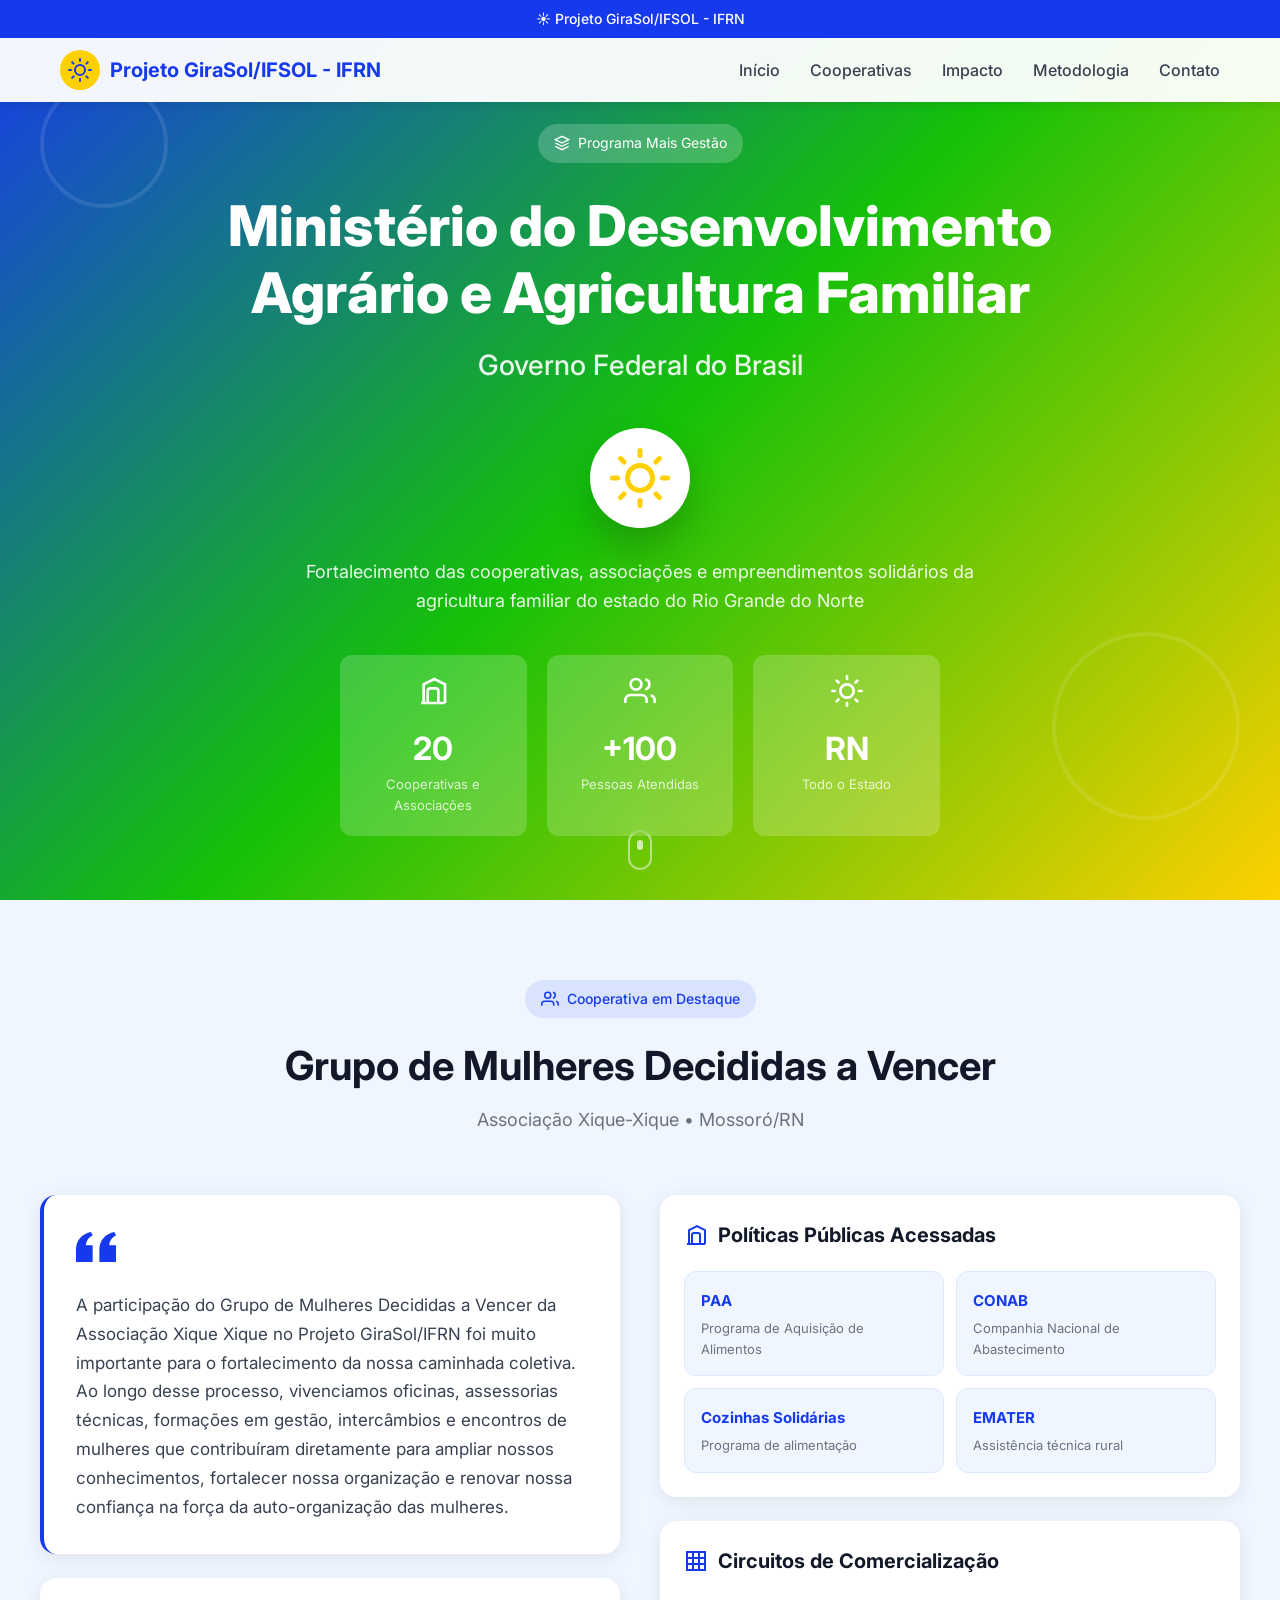
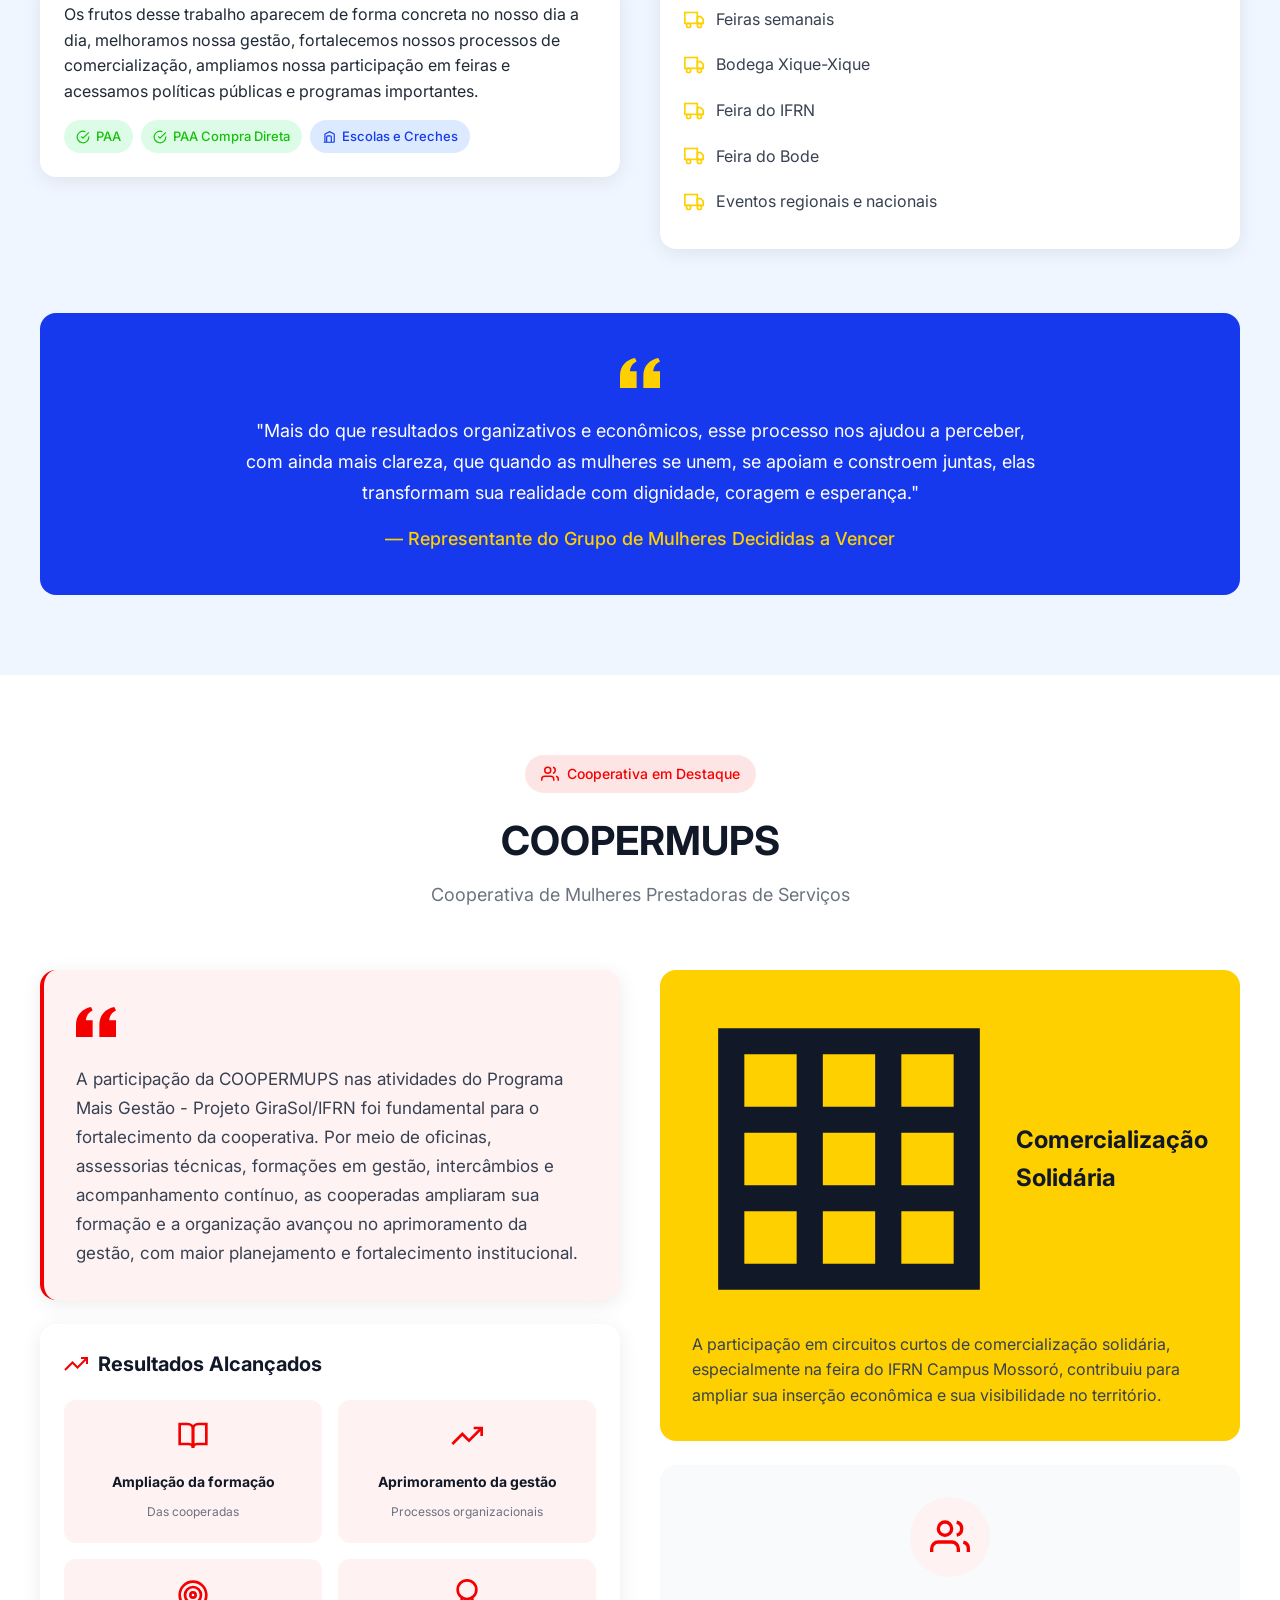
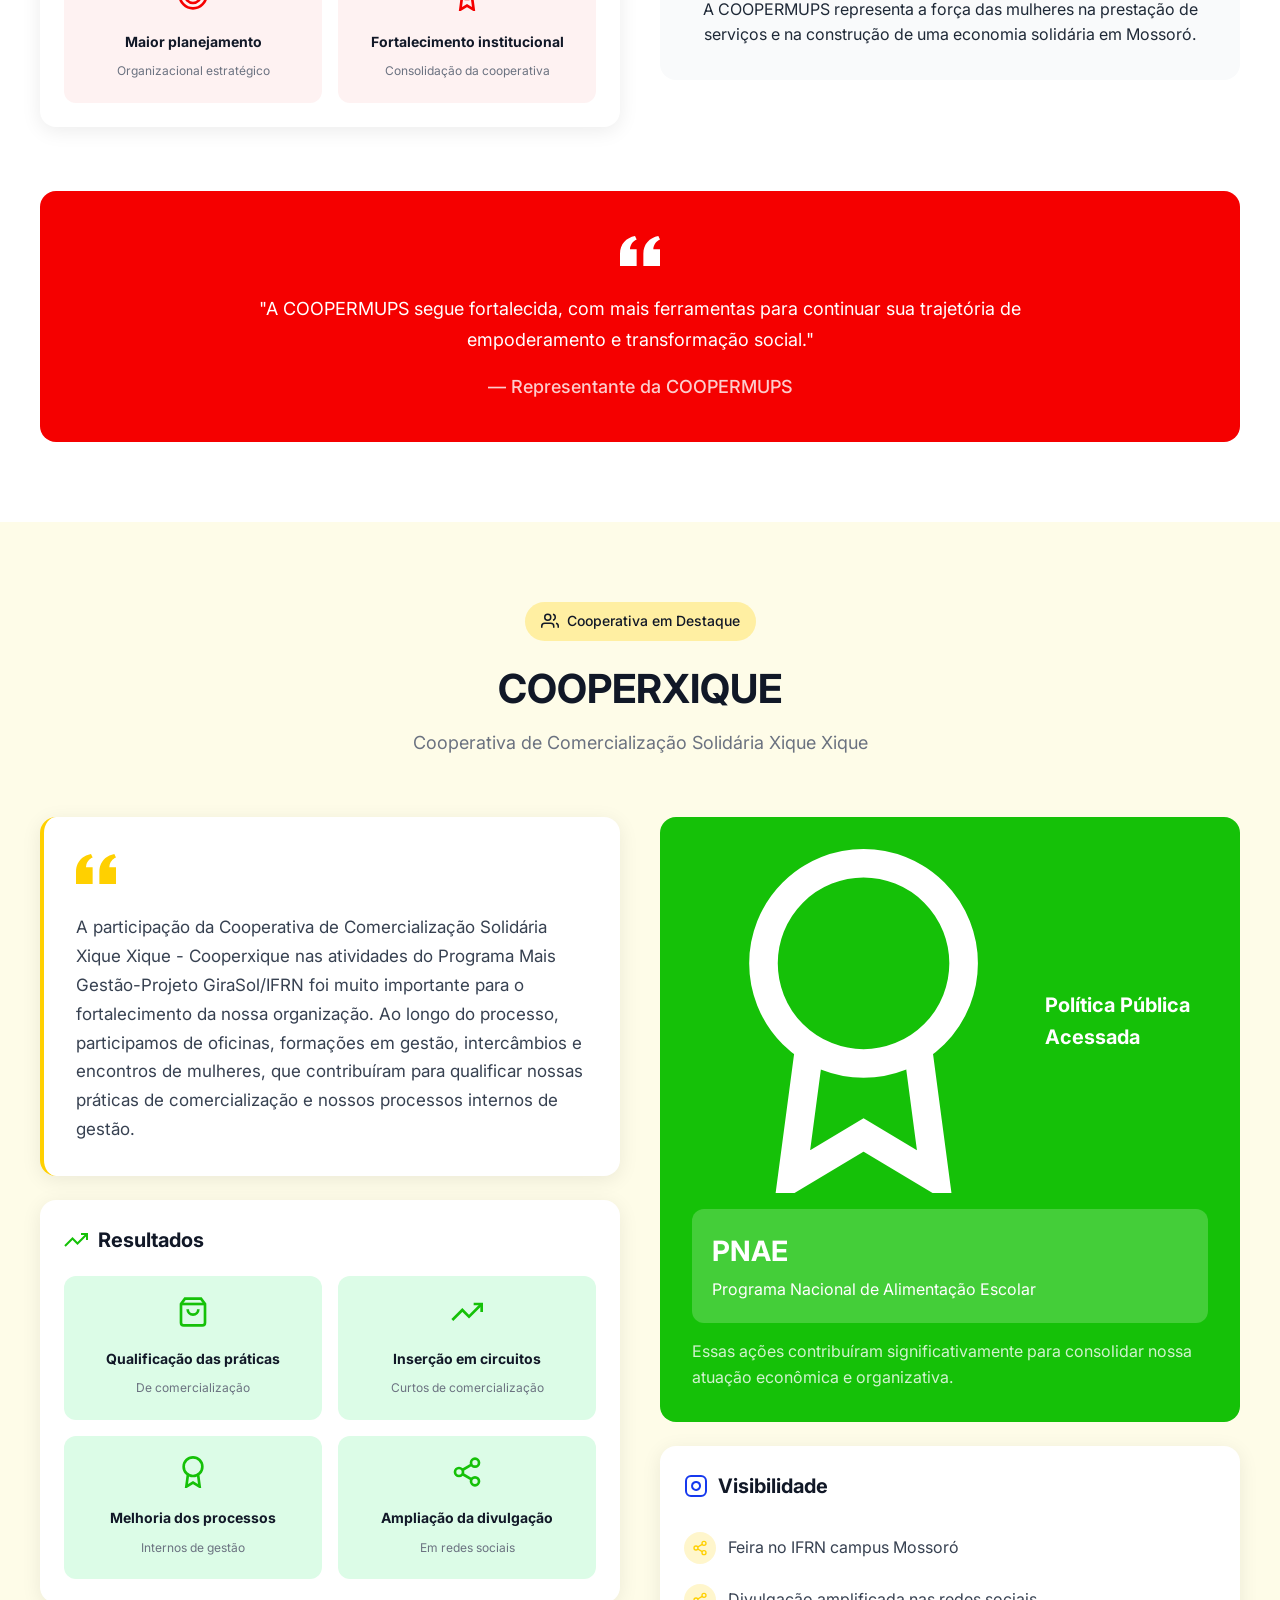
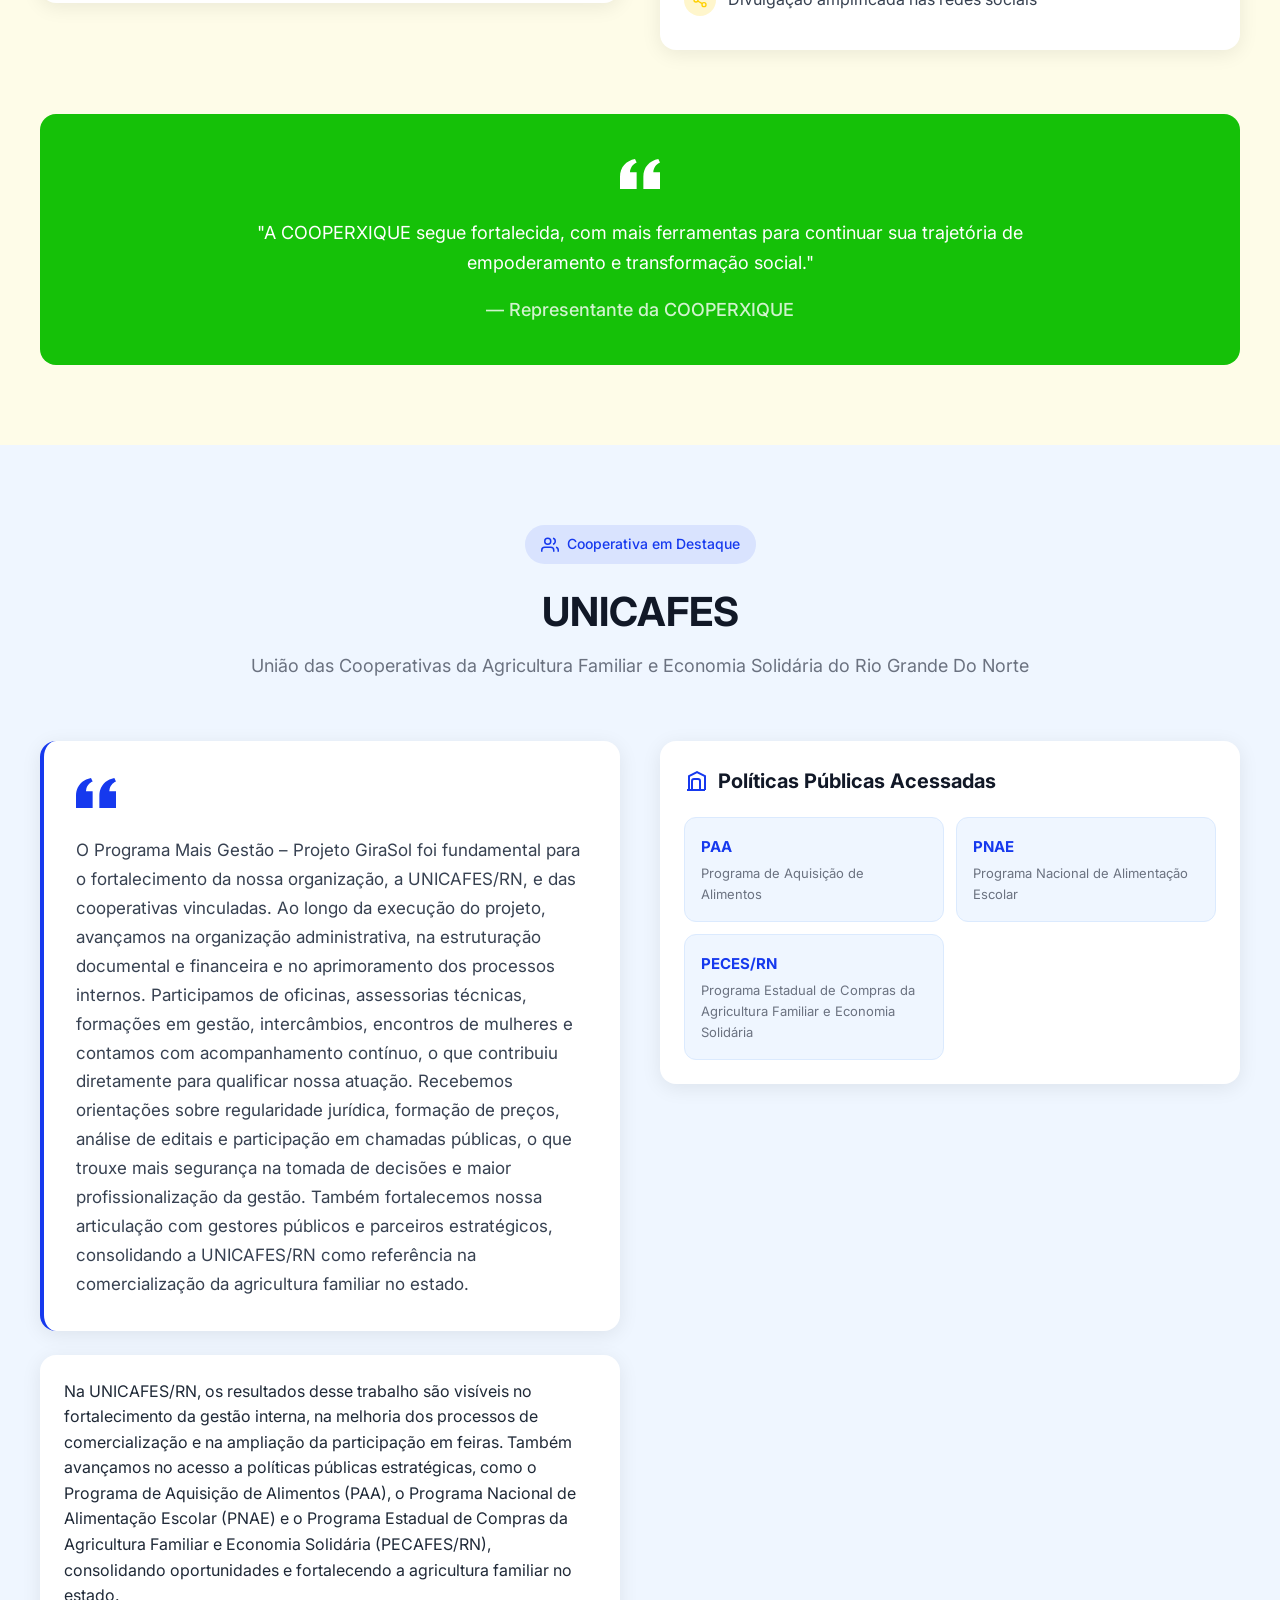
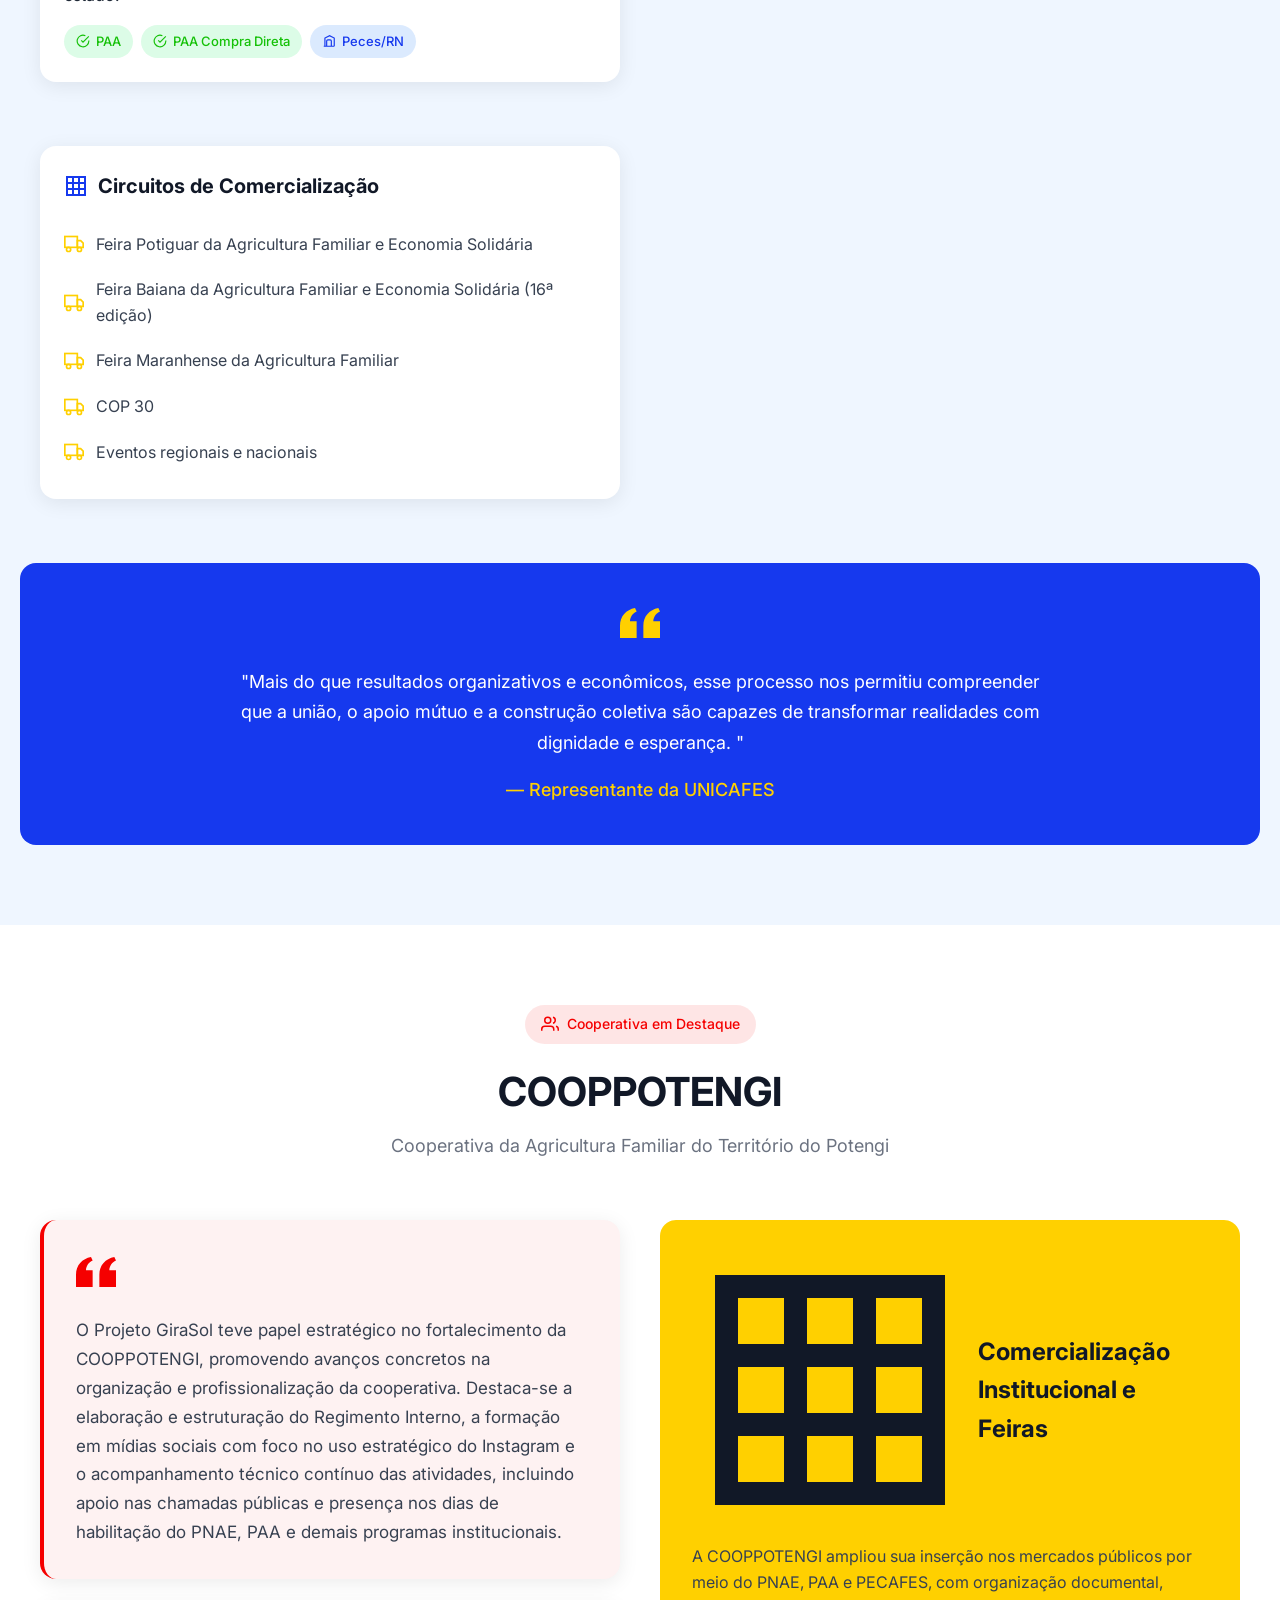
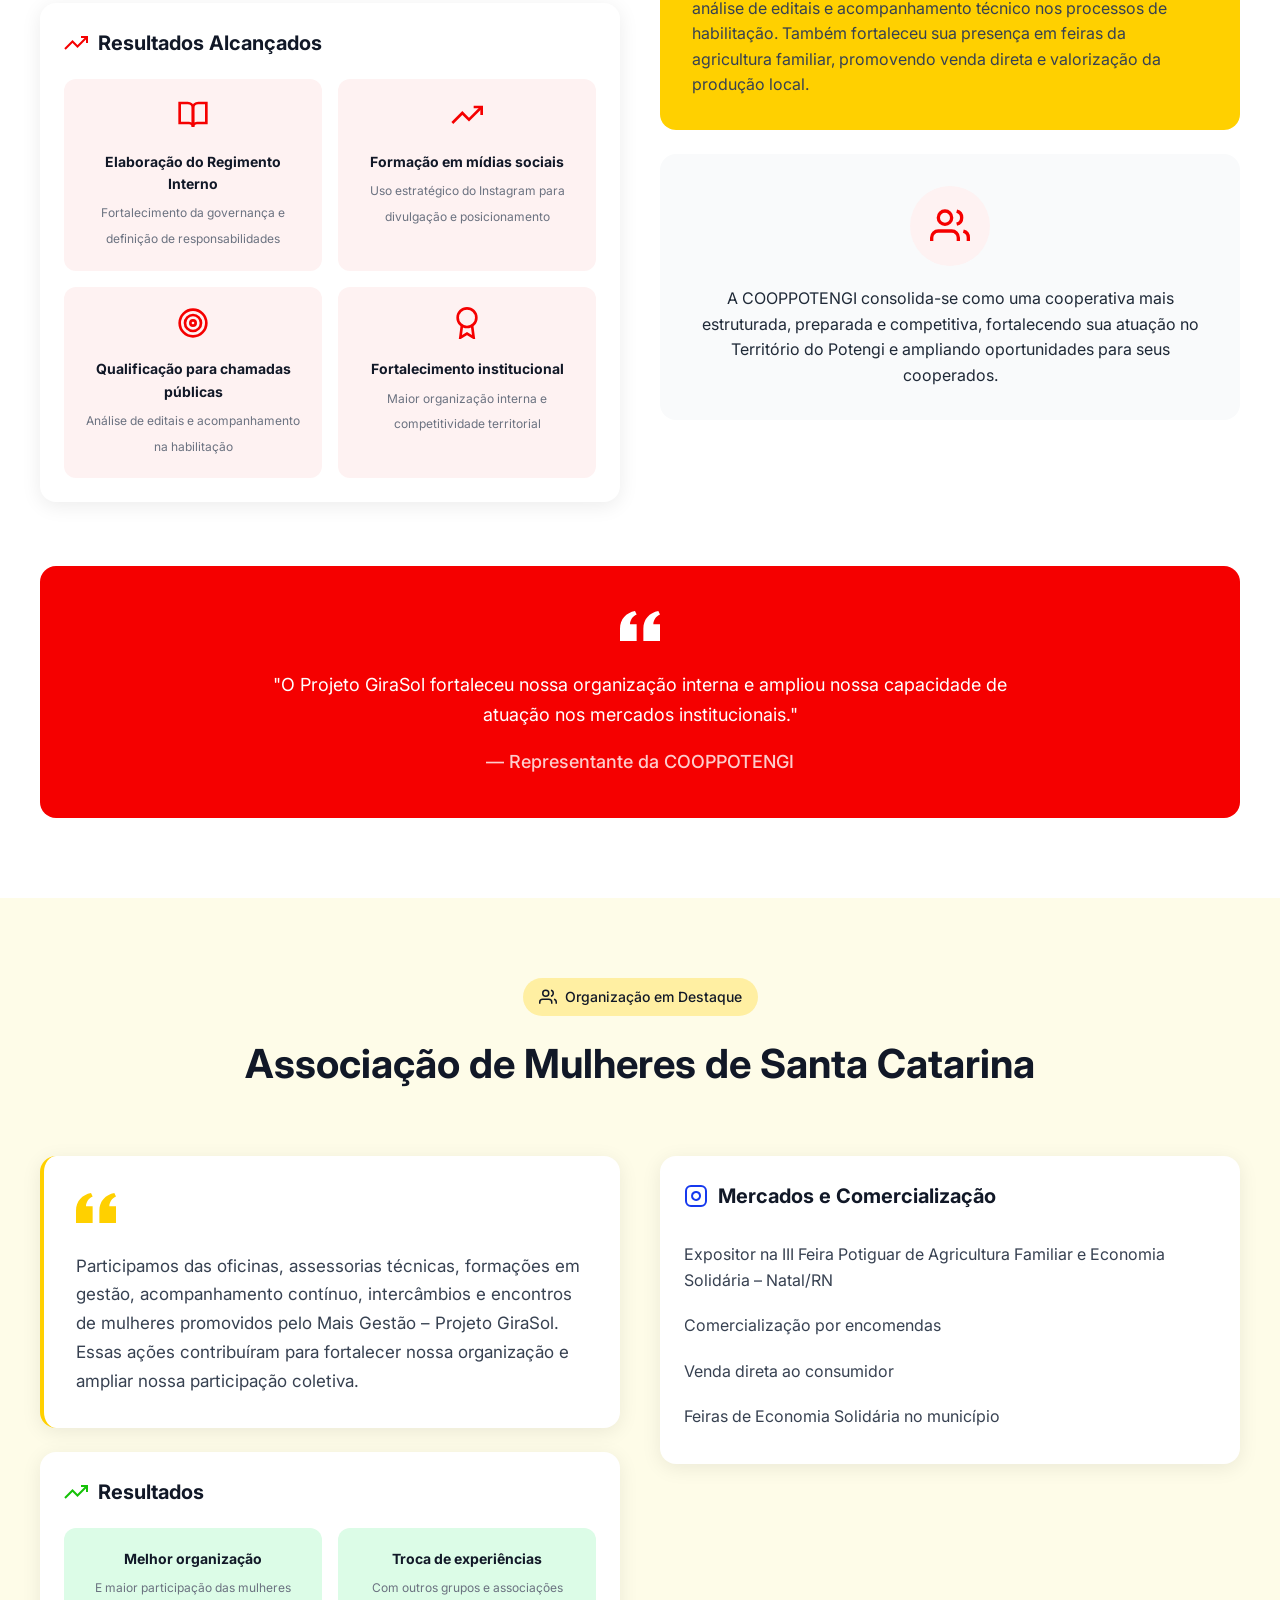
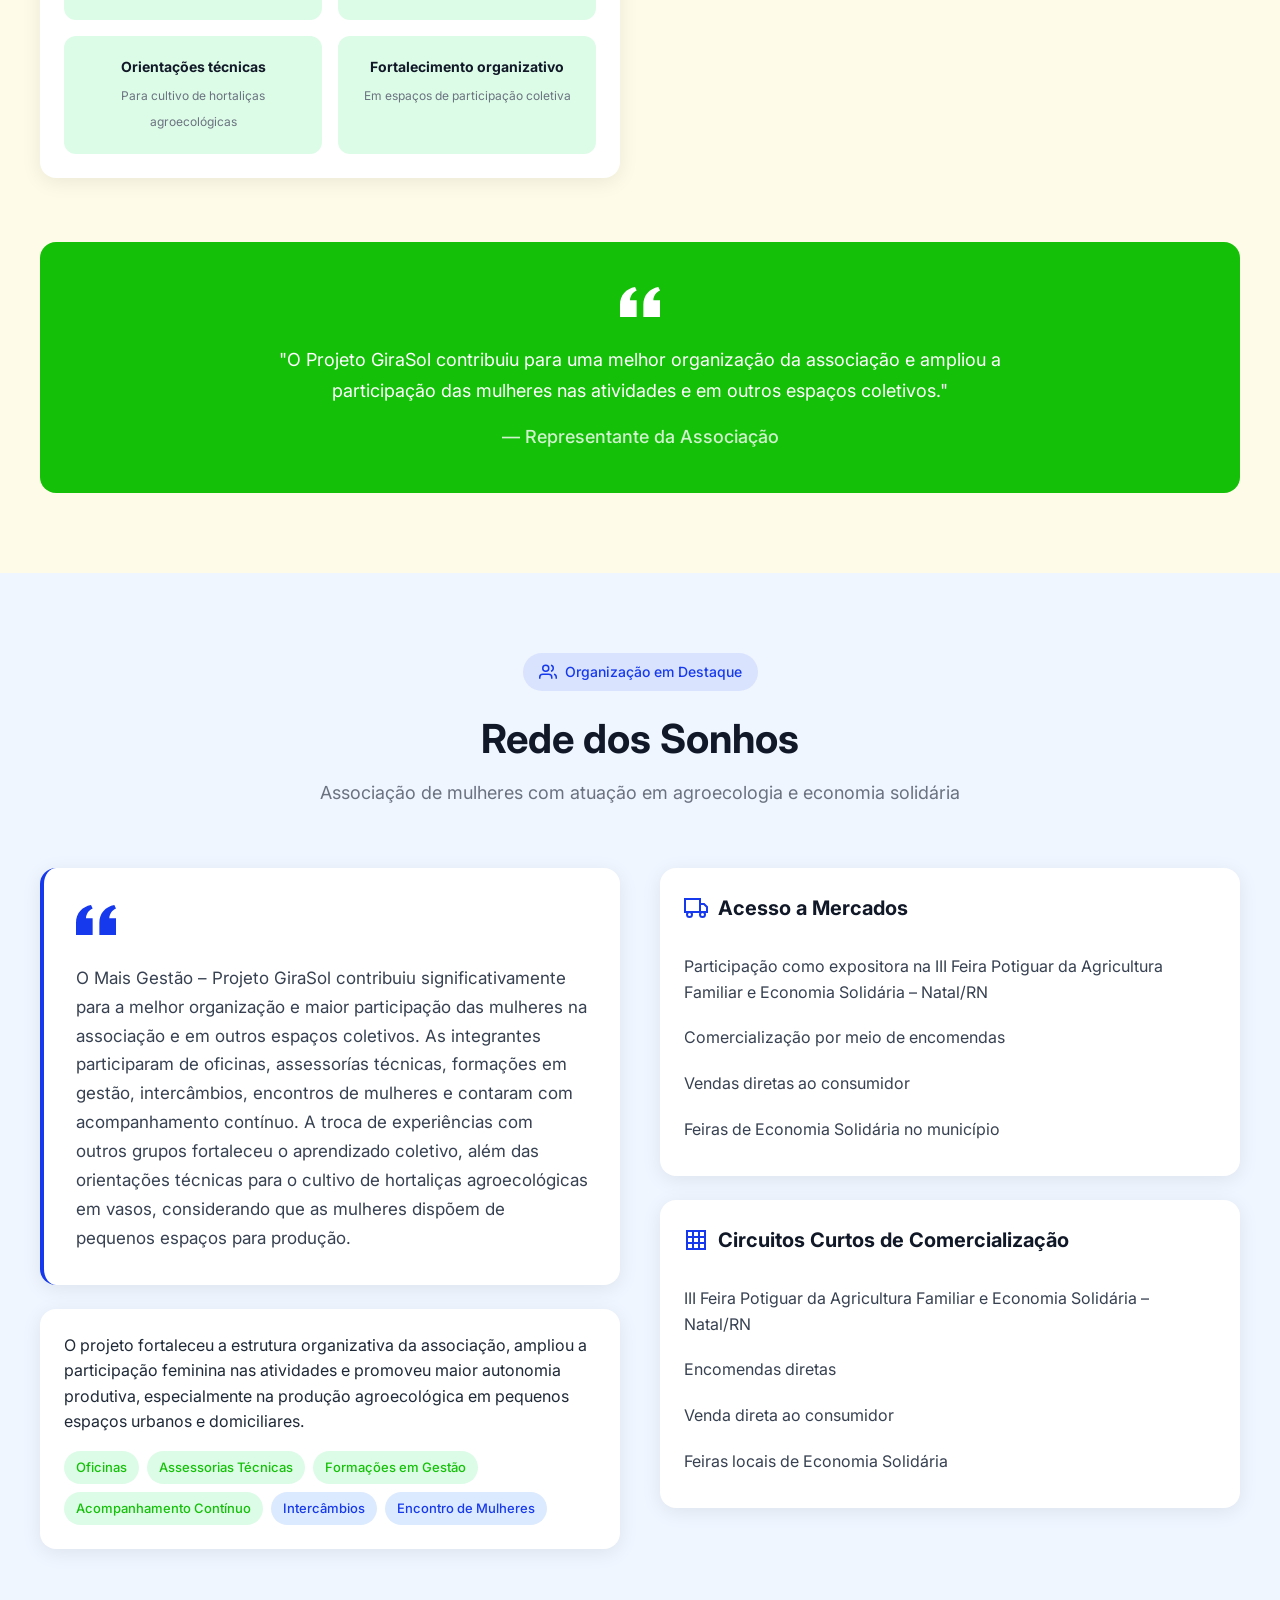
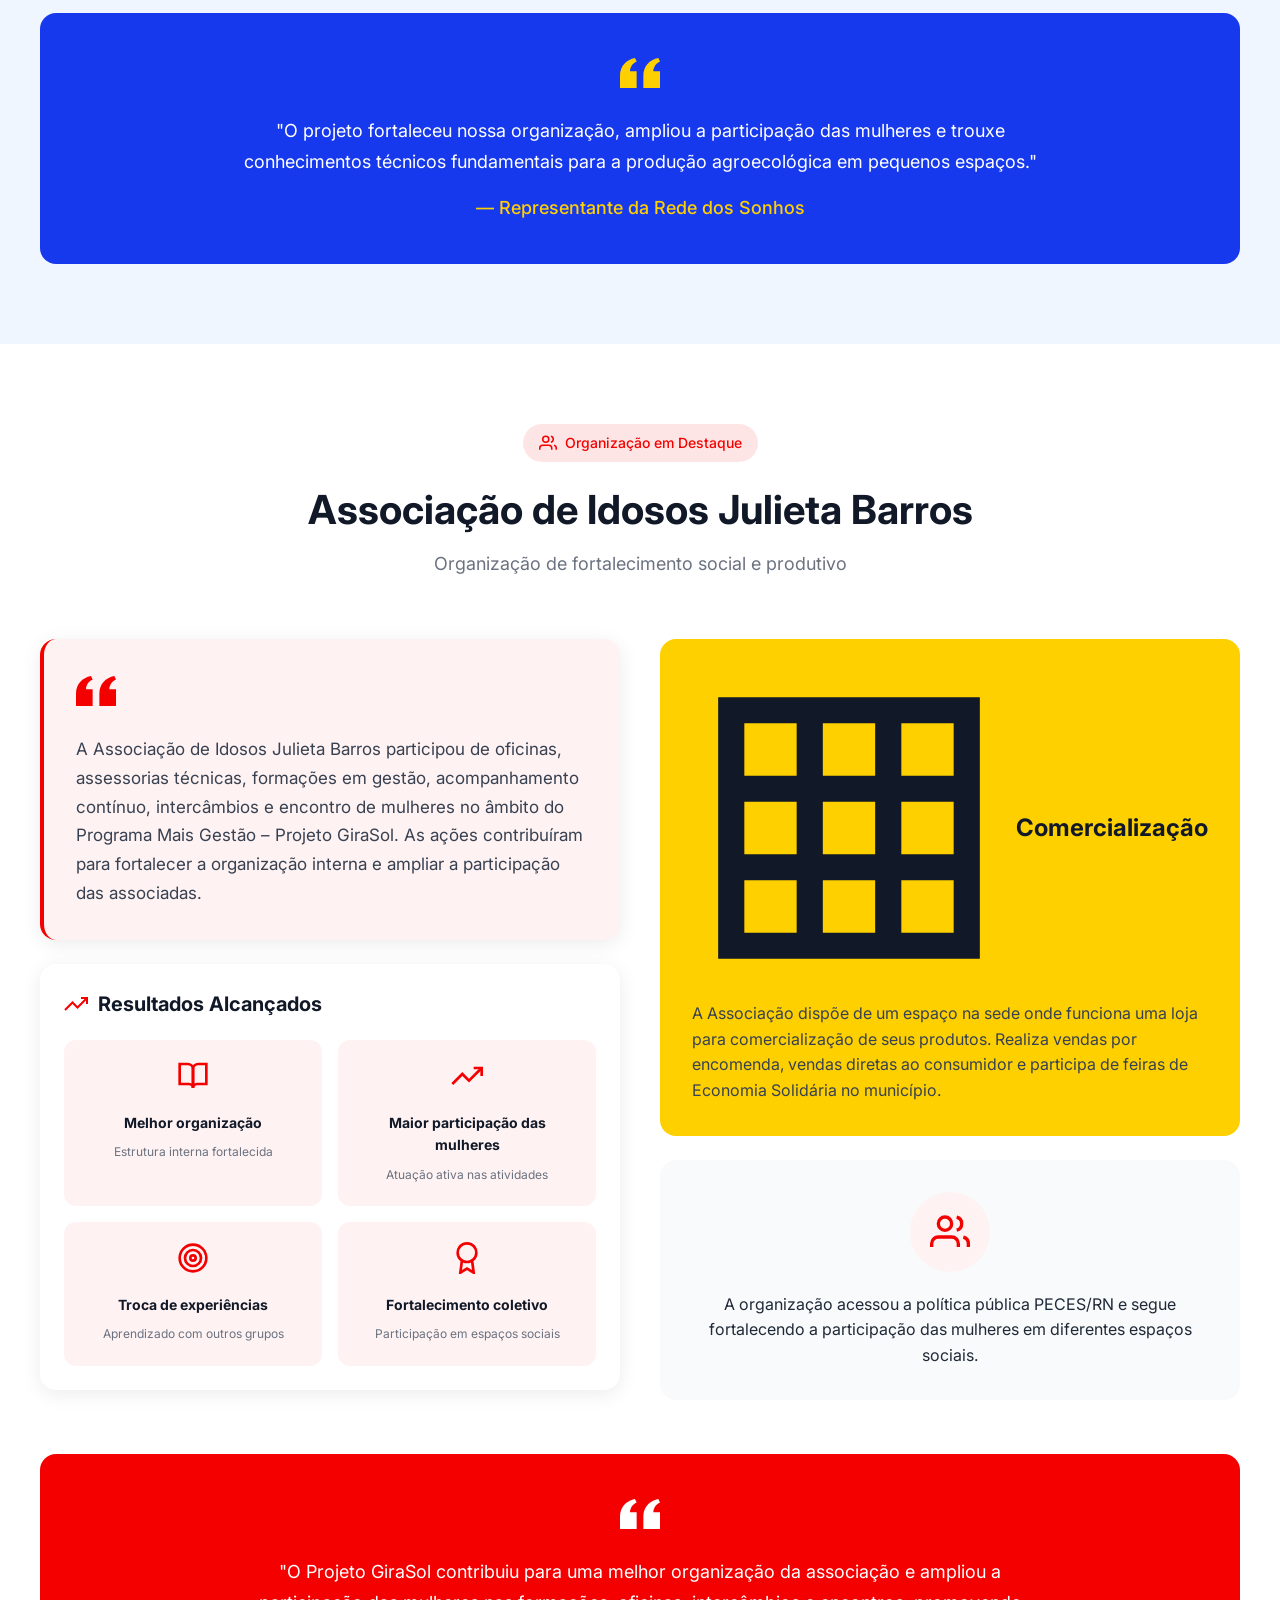
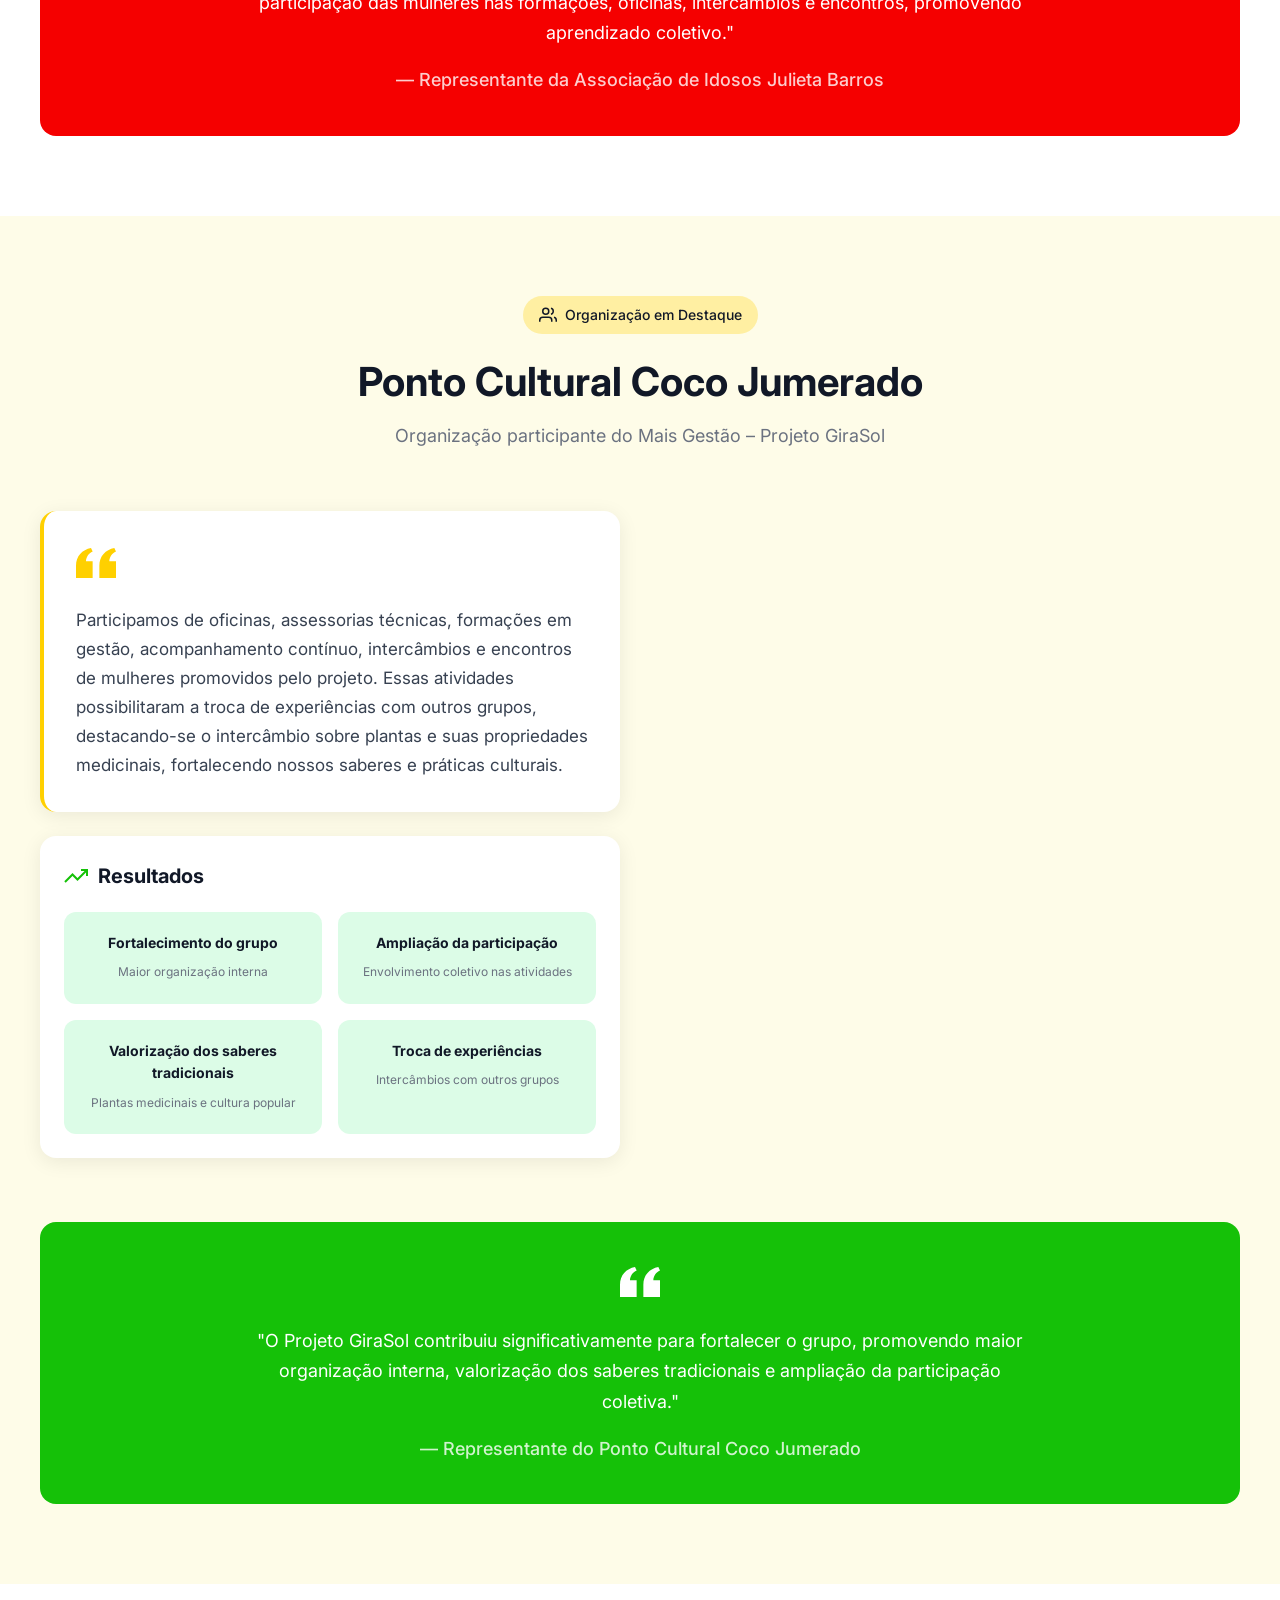
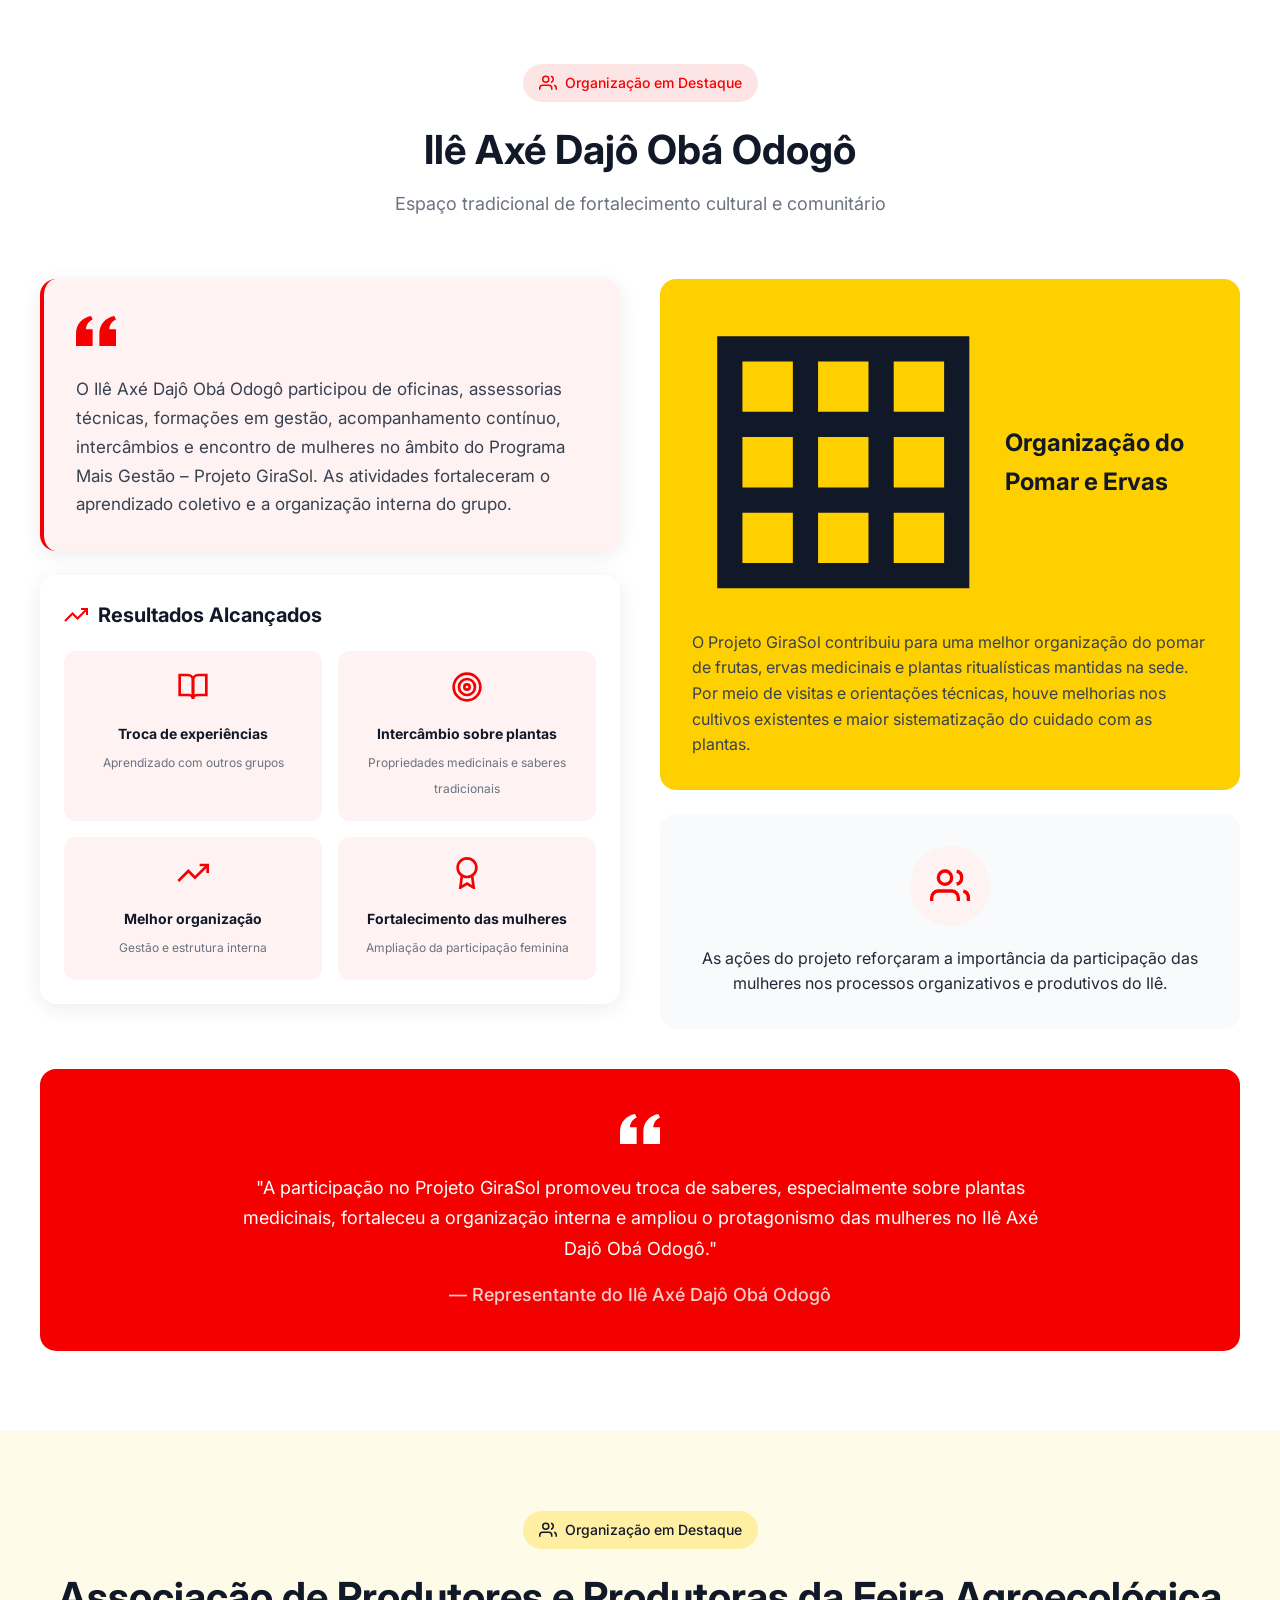
<file: index.html>
<!DOCTYPE html>
<html lang="pt-BR">
<head>
    <meta charset="UTF-8">
    <meta name="viewport" content="width=device-width, initial-scale=1.0">
    <title>Projeto GiraSol - Mais Gestão/MDA</title>
    <link rel="preconnect" href="https://fonts.googleapis.com">
    <link rel="preconnect" href="https://fonts.gstatic.com" crossorigin>
    <link href="https://fonts.googleapis.com/css2?family=Inter:wght@300;400;500;600;700;800&display=swap" rel="stylesheet">
    <style>
        * {
            margin: 0;
            padding: 0;
            box-sizing: border-box;
        }
        
        :root {
            --blue: #1639ee;
            --red: #f50000;
            --yellow: #ffd000;
            --green: #15c108;
        }
        
        html {
            scroll-behavior: smooth;
        }
        
        body {
            font-family: 'Inter', -apple-system, BlinkMacSystemFont, sans-serif;
            line-height: 1.6;
            color: #1f2937;
            background: #fff;
        }
        
        /* Header */
        .header {
            position: fixed;
            top: 0;
            left: 0;
            right: 0;
            z-index: 1000;
            background: rgba(255,255,255,0.95);
            backdrop-filter: blur(10px);
            box-shadow: 0 2px 10px rgba(0,0,0,0.1);
        }
        
        .top-bar {
            background: var(--blue);
            color: white;
            padding: 8px;
            text-align: center;
            font-size: 14px;
            font-weight: 500;
        }
        
        .nav {
            max-width: 1200px;
            margin: 0 auto;
            padding: 12px 20px;
            display: flex;
            justify-content: space-between;
            align-items: center;
        }
        
        .logo {
            display: flex;
            align-items: center;
            gap: 10px;
            text-decoration: none;
        }
        
        .logo-icon {
            width: 40px;
            height: 40px;
            background: var(--yellow);
            border-radius: 50%;
            display: flex;
            align-items: center;
            justify-content: center;
        }
        
        .logo-icon svg {
            width: 24px;
            height: 24px;
            color: var(--blue);
        }
        
        .logo-text {
            font-weight: 700;
            font-size: 20px;
            color: var(--blue);
        }
        
        .nav-links {
            display: flex;
            gap: 30px;
        }
        
        .nav-links a {
            text-decoration: none;
            color: #374151;
            font-weight: 500;
            transition: color 0.3s;
        }
        
        .nav-links a:hover {
            color: var(--blue);
        }
        
        .mobile-menu-btn {
            display: none;
            background: none;
            border: none;
            cursor: pointer;
        }
        
        /* Hero Section */
        .hero {
            min-height: 100vh;
            display: flex;
            align-items: center;
            justify-content: center;
            padding: 120px 20px 60px;
            position: relative;
            background: linear-gradient(135deg, var(--blue) 0%, var(--green) 50%, var(--yellow) 100%);
            overflow: hidden;
        }
        
        .hero::before {
            content: '';
            position: absolute;
            top: 80px;
            left: 40px;
            width: 120px;
            height: 120px;
            border: 4px solid rgba(255,255,255,0.1);
            border-radius: 50%;
        }
        
        .hero::after {
            content: '';
            position: absolute;
            bottom: 80px;
            right: 40px;
            width: 180px;
            height: 180px;
            border: 4px solid rgba(255,255,255,0.1);
            border-radius: 50%;
        }
        
        .hero-content {
            text-align: center;
            color: white;
            position: relative;
            z-index: 1;
            max-width: 900px;
        }
        
        .badge {
            display: inline-flex;
            align-items: center;
            gap: 8px;
            background: rgba(255,255,255,0.2);
            padding: 8px 16px;
            border-radius: 50px;
            font-size: 14px;
            margin-bottom: 30px;
        }
        
        .hero h1 {
            font-size: clamp(28px, 5vw, 56px);
            font-weight: 800;
            line-height: 1.2;
            margin-bottom: 16px;
        }
        
        .hero-subtitle {
            font-size: clamp(18px, 3vw, 28px);
            font-weight: 500;
            opacity: 0.9;
            margin-bottom: 40px;
        }
        
        .hero-logo {
            width: 100px;
            height: 100px;
            background: white;
            border-radius: 50%;
            display: flex;
            align-items: center;
            justify-content: center;
            margin: 0 auto 30px;
            box-shadow: 0 20px 40px rgba(0,0,0,0.2);
        }
        
        .hero-logo svg {
            width: 60px;
            height: 60px;
            color: var(--yellow);
        }
        
        .hero-description {
            font-size: 18px;
            opacity: 0.9;
            max-width: 700px;
            margin: 0 auto 40px;
        }
        
        .stats {
            display: grid;
            grid-template-columns: repeat(3, 1fr);
            gap: 20px;
            max-width: 600px;
            margin: 0 auto;
        }
        
        .stat-card {
            background: rgba(255,255,255,0.2);
            backdrop-filter: blur(10px);
            padding: 20px;
            border-radius: 12px;
        }
        
        .stat-card svg {
            width: 32px;
            height: 32px;
            margin-bottom: 8px;
        }
        
        .stat-number {
            font-size: 32px;
            font-weight: 700;
        }
        
        .stat-label {
            font-size: 13px;
            opacity: 0.8;
        }
        
        .scroll-indicator {
            position: absolute;
            bottom: 30px;
            left: 50%;
            transform: translateX(-50%);
            animation: bounce 2s infinite;
        }
        
        .scroll-indicator div {
            width: 24px;
            height: 40px;
            border: 2px solid rgba(255,255,255,0.5);
            border-radius: 20px;
            display: flex;
            justify-content: center;
            padding-top: 8px;
        }
        
        .scroll-indicator div::after {
            content: '';
            width: 6px;
            height: 10px;
            background: rgba(255,255,255,0.7);
            border-radius: 3px;
        }
        
        @keyframes bounce {
            0%, 20%, 50%, 80%, 100% { transform: translateX(-50%) translateY(0); }
            40% { transform: translateX(-50%) translateY(-10px); }
            60% { transform: translateX(-50%) translateY(-5px); }
        }
        
        /* Sections */
        section {
            padding: 80px 20px;
        }
        
        .container {
            max-width: 1200px;
            margin: 0 auto;
        }
        
        .section-header {
            text-align: center;
            margin-bottom: 60px;
        }
        
        .section-badge {
            display: inline-flex;
            align-items: center;
            gap: 8px;
            padding: 8px 16px;
            border-radius: 50px;
            font-size: 14px;
            font-weight: 500;
            margin-bottom: 16px;
        }
        
        .section-title {
            font-size: clamp(28px, 4vw, 40px);
            font-weight: 700;
            color: #111827;
            margin-bottom: 8px;
        }
        
        .section-subtitle {
            font-size: 18px;
            color: #6b7280;
        }
        
        /* Mulheres Decididas */
        .bg-blue-light { background: #eff6ff; }
        .bg-white { background: white; }
        .bg-yellow-light { background: #fefce8; }
        
        .two-columns {
            display: grid;
            grid-template-columns: 1fr 1fr;
            gap: 40px;
        }
        
        .quote-card {
            background: white;
            padding: 32px;
            border-radius: 16px;
            box-shadow: 0 4px 20px rgba(0,0,0,0.08);
            border-left: 4px solid var(--blue);
            margin-bottom: 24px;
        }
        
        .quote-card svg {
            width: 40px;
            height: 40px;
            color: var(--blue);
            margin-bottom: 16px;
        }
        
        .quote-card p {
            font-size: 17px;
            line-height: 1.7;
            color: #374151;
        }
        
        .info-card {
            background: white;
            padding: 24px;
            border-radius: 16px;
            box-shadow: 0 4px 20px rgba(0,0,0,0.08);
            margin-bottom: 24px;
        }
        
        .info-card h3 {
            display: flex;
            align-items: center;
            gap: 10px;
            font-size: 20px;
            margin-bottom: 20px;
            color: #111827;
        }
        
        .info-card h3 svg {
            width: 24px;
            height: 24px;
            color: var(--blue);
        }
        
        .policies-grid {
            display: grid;
            grid-template-columns: 1fr 1fr;
            gap: 12px;
        }
        
        .policy-item {
            background: #eff6ff;
            padding: 16px;
            border-radius: 12px;
            border: 1px solid #dbeafe;
        }
        
        .policy-item strong {
            color: var(--blue);
            font-size: 15px;
        }
        
        .policy-item p {
            font-size: 13px;
            color: #6b7280;
            margin-top: 4px;
        }
        
        .circuit-list {
            list-style: none;
        }
        
        .circuit-list li {
            display: flex;
            align-items: center;
            gap: 12px;
            padding: 10px 0;
            color: #374151;
        }
        
        .circuit-list li svg {
            width: 20px;
            height: 20px;
            color: var(--yellow);
            flex-shrink: 0;
        }
        
        .tags {
            display: flex;
            flex-wrap: wrap;
            gap: 8px;
            margin-top: 16px;
        }
        
        .tag {
            display: inline-flex;
            align-items: center;
            gap: 6px;
            padding: 6px 12px;
            border-radius: 50px;
            font-size: 13px;
            font-weight: 500;
        }
        
        .tag-green {
            background: #dcfce7;
            color: var(--green);
        }
        
        .tag-blue {
            background: #dbeafe;
            color: var(--blue);
        }
        
        .highlight-quote {
            background: var(--blue);
            color: white;
            padding: 40px;
            border-radius: 16px;
            text-align: center;
            margin-top: 40px;
        }
        
        .highlight-quote svg {
            width: 40px;
            height: 40px;
            color: var(--yellow);
            margin-bottom: 16px;
        }
        
        .highlight-quote p {
            font-size: 18px;
            line-height: 1.7;
            max-width: 800px;
            margin: 0 auto;
        }
        
        .highlight-quote .author {
            color: var(--yellow);
            margin-top: 16px;
            font-weight: 500;
        }
        
        /* COOPERMUPS */
        .results-grid {
            display: grid;
            grid-template-columns: 1fr 1fr;
            gap: 16px;
        }
        
        .result-item {
            background: #fef2f2;
            padding: 20px;
            border-radius: 12px;
            text-align: center;
        }
        
        .result-item svg {
            width: 32px;
            height: 32px;
            color: var(--red);
            margin-bottom: 12px;
        }
        
        .result-item strong {
            display: block;
            font-size: 14px;
            color: #111827;
            margin-bottom: 4px;
        }
        
        .result-item span {
            font-size: 12px;
            color: #6b7280;
        }
        
        .highlight-box {
            background: var(--yellow);
            padding: 32px;
            border-radius: 16px;
            margin-bottom: 24px;
        }
        
        .highlight-box h3 {
            display: flex;
            align-items: center;
            gap: 10px;
            font-size: 24px;
            color: #111827;
            margin-bottom: 16px;
        }
        
        .highlight-box p {
            color: #374151;
            line-height: 1.6;
        }
        
        .visual-box {
            background: #f9fafb;
            padding: 32px;
            border-radius: 16px;
            text-align: center;
        }
        
        .visual-icon {
            width: 80px;
            height: 80px;
            background: #fef2f2;
            border-radius: 50%;
            display: flex;
            align-items: center;
            justify-content: center;
            margin: 0 auto 20px;
        }
        
        .visual-icon svg {
            width: 40px;
            height: 40px;
            color: var(--red);
        }
        
        .red-quote {
            background: var(--red);
            color: white;
        }
        
        .red-quote svg {
            color: white;
        }
        
        .red-quote .author {
            color: rgba(255,255,255,0.8);
        }
        
        /* COOPERXIQUE */
        .green-quote {
            background: var(--green);
            color: white;
        }
        
        .green-quote svg {
            color: white;
        }
        
        .green-quote .author {
            color: rgba(255,255,255,0.8);
        }
        
        .pnae-box {
            background: var(--green);
            color: white;
            padding: 32px;
            border-radius: 16px;
            margin-bottom: 24px;
        }
        
        .pnae-box h3 {
            display: flex;
            align-items: center;
            gap: 10px;
            font-size: 20px;
            margin-bottom: 16px;
        }
        
        .pnae-highlight {
            background: rgba(255,255,255,0.2);
            padding: 20px;
            border-radius: 12px;
        }
        
        .pnae-highlight strong {
            font-size: 28px;
            display: block;
            margin-bottom: 4px;
        }
        
        .visibility-list li div {
            width: 32px;
            height: 32px;
            background: rgba(255, 208, 0, 0.2);
            border-radius: 50%;
            display: flex;
            align-items: center;
            justify-content: center;
        }
        
        .visibility-list li div svg {
            width: 16px;
            height: 16px;
            color: var(--yellow);
        }
        
        /* Impacto */
        .transform-cards {
            display: grid;
            grid-template-columns: repeat(4, 1fr);
            gap: 20px;
            margin-bottom: 60px;
        }
        
        .transform-card {
            background: white;
            padding: 24px;
            border-radius: 16px;
            box-shadow: 0 4px 20px rgba(0,0,0,0.08);
            border: 1px solid #f3f4f6;
            transition: box-shadow 0.3s;
        }
        
        .transform-card:hover {
            box-shadow: 0 8px 30px rgba(0,0,0,0.12);
        }
        
        .transform-icon {
            width: 56px;
            height: 56px;
            border-radius: 12px;
            display: flex;
            align-items: center;
            justify-content: center;
            margin-bottom: 16px;
        }
        
        .transform-icon svg {
            width: 28px;
            height: 28px;
            color: white;
        }
        
        .bg-blue { background: var(--blue); }
        .bg-green { background: var(--green); }
        .bg-yellow { background: var(--yellow); }
        .bg-red { background: var(--red); }
        
        .transform-card h3 {
            font-size: 17px;
            margin-bottom: 8px;
            color: #111827;
        }
        
        .transform-card p {
            font-size: 14px;
            color: #6b7280;
            line-height: 1.5;
        }
        
        .methodology-highlight {
            background: #eff6ff;
            padding: 48px;
            border-radius: 24px;
            display: grid;
            grid-template-columns: 1fr 1fr;
            gap: 40px;
            align-items: center;
        }
        
        .methodology-highlight h3 {
            display: flex;
            align-items: center;
            gap: 12px;
            font-size: 24px;
            margin-bottom: 16px;
            color: #111827;
        }
        
        .methodology-highlight h3 svg {
            width: 32px;
            height: 32px;
            color: var(--green);
        }
        
        .methodology-highlight p {
            color: #4b5563;
            line-height: 1.7;
            margin-bottom: 24px;
        }
        
        .btn {
            display: inline-flex;
            align-items: center;
            gap: 8px;
            padding: 14px 28px;
            border-radius: 50px;
            font-weight: 600;
            text-decoration: none;
            transition: opacity 0.3s;
        }
        
        .btn:hover {
            opacity: 0.9;
        }
        
        .btn-blue {
            background: var(--blue);
            color: white;
        }
        
        .btn svg {
            width: 20px;
            height: 20px;
        }
        
        .stats-grid {
            display: grid;
            grid-template-columns: 1fr 1fr;
            gap: 16px;
        }
        
        .stat-box {
            background: white;
            padding: 24px;
            border-radius: 12px;
            text-align: center;
            box-shadow: 0 2px 10px rgba(0,0,0,0.05);
        }
        
        .stat-box strong {
            font-size: 28px;
            color: var(--blue);
        }
        
        .stat-box span {
            display: block;
            font-size: 13px;
            color: #6b7280;
            margin-top: 4px;
        }
        
        /* Metodologia */
        .methodology-section {
            background: var(--blue);
            color: white;
        }
        
        .methodology-section .section-badge {
            background: rgba(255,255,255,0.1);
            color: white;
        }
        
        .methodology-section .section-title {
            color: white;
        }
        
        .methodology-section .section-subtitle {
            color: rgba(255,255,255,0.8);
        }
        
        .steps-grid {
            display: grid;
            grid-template-columns: repeat(4, 1fr);
            gap: 20px;
        }
        
        .step-card {
            background: rgba(255,255,255,0.1);
            backdrop-filter: blur(10px);
            padding: 24px;
            border-radius: 16px;
            transition: background 0.3s;
        }
        
        .step-card:hover {
            background: rgba(255,255,255,0.2);
        }
        
        .step-header {
            display: flex;
            align-items: center;
            gap: 12px;
            margin-bottom: 16px;
        }
        
        .step-icon {
            width: 48px;
            height: 48px;
            border-radius: 12px;
            display: flex;
            align-items: center;
            justify-content: center;
        }
        
        .step-icon svg {
            width: 24px;
            height: 24px;
            color: white;
        }
        
        .step-number {
            font-size: 20px;
            font-weight: 700;
            color: rgba(255,255,255,0.5);
        }
        
        .step-card h3 {
            font-size: 17px;
            margin-bottom: 8px;
        }
        
        .step-card p {
            font-size: 14px;
            color: rgba(255,255,255,0.7);
            line-height: 1.5;
        }
        
        .methodology-footer {
            background: rgba(255,255,255,0.1);
            padding: 32px;
            border-radius: 16px;
            text-align: center;
            margin-top: 40px;
        }
        
        .methodology-footer svg {
            width: 48px;
            height: 48px;
            color: var(--yellow);
            margin-bottom: 16px;
        }
        
        .methodology-footer p {
            font-size: 20px;
            max-width: 600px;
            margin: 0 auto;
        }
        
        /* Contato */
        .contact-section {
            background: #eff6ff;
        }
        
        .contact-grid {
            display: grid;
            grid-template-columns: 1fr 1fr;
            gap: 40px;
        }
        
        .contact-info {
            display: flex;
            flex-direction: column;
            gap: 24px;
        }
        
        .contact-card {
            background: white;
            padding: 32px;
            border-radius: 16px;
            box-shadow: 0 4px 20px rgba(0,0,0,0.08);
        }
        
        .contact-card h3 {
            font-size: 20px;
            margin-bottom: 24px;
            color: #111827;
        }
        
        .contact-item {
            display: flex;
            align-items: flex-start;
            gap: 16px;
            margin-bottom: 20px;
        }
        
        .contact-item:last-child {
            margin-bottom: 0;
        }
        
        .contact-icon {
            width: 48px;
            height: 48px;
            border-radius: 12px;
            display: flex;
            align-items: center;
            justify-content: center;
            flex-shrink: 0;
        }
        
        .contact-icon.yellow { background: rgba(255, 208, 0, 0.2); }
        .contact-icon.blue { background: rgba(22, 57, 238, 0.1); }
        .contact-icon.red { background: rgba(245, 0, 0, 0.1); }
        
        .contact-icon svg {
            width: 24px;
            height: 24px;
        }
        
        .contact-icon.yellow svg { color: var(--yellow); }
        .contact-icon.blue svg { color: var(--blue); }
        .contact-icon.red svg { color: var(--red); }
        
        .contact-item div strong {
            display: block;
            color: #111827;
            margin-bottom: 4px;
        }
        
        .contact-item div span,
        .contact-item div a {
            color: #6b7280;
            text-decoration: none;
        }
        
        .contact-item div a:hover {
            color: var(--red);
        }
        
        .project-card {
            background: var(--blue);
            color: white;
            padding: 32px;
            border-radius: 16px;
        }
        
        .project-card h3 {
            font-size: 20px;
            margin-bottom: 16px;
        }
        
        .project-card p {
            color: rgba(255,255,255,0.8);
            line-height: 1.6;
        }
        
        /* Form */
        .form-card {
            background: white;
            padding: 32px;
            border-radius: 16px;
            box-shadow: 0 4px 20px rgba(0,0,0,0.08);
        }
        
        .form-card h3 {
            font-size: 20px;
            margin-bottom: 24px;
            color: #111827;
        }
        
        .form-group {
            margin-bottom: 20px;
        }
        
        .form-group label {
            display: flex;
            align-items: center;
            gap: 8px;
            font-size: 14px;
            font-weight: 500;
            color: #374151;
            margin-bottom: 8px;
        }
        
        .form-group label svg {
            width: 16px;
            height: 16px;
            color: var(--blue);
        }
        
        .form-group input,
        .form-group textarea {
            width: 100%;
            padding: 12px 16px;
            border: 1px solid #e5e7eb;
            border-radius: 8px;
            font-size: 15px;
            font-family: inherit;
            transition: border-color 0.3s, box-shadow 0.3s;
        }
        
        .form-group input:focus,
        .form-group textarea:focus {
            outline: none;
            border-color: var(--blue);
            box-shadow: 0 0 0 3px rgba(22, 57, 238, 0.1);
        }
        
        .form-group textarea {
            resize: none;
            min-height: 120px;
        }
        
        .btn-submit {
            width: 100%;
            padding: 16px;
            background: var(--green);
            color: white;
            border: none;
            border-radius: 12px;
            font-size: 16px;
            font-weight: 600;
            cursor: pointer;
            display: flex;
            align-items: center;
            justify-content: center;
            gap: 8px;
            transition: opacity 0.3s;
        }
        
        .btn-submit:hover {
            opacity: 0.9;
        }
        
        .btn-submit svg {
            width: 20px;
            height: 20px;
        }
        
        /* Footer */
        footer {
            background: #111827;
            color: white;
            padding: 60px 20px 30px;
        }
        
        .footer-grid {
            display: grid;
            grid-template-columns: 2fr 1fr 1fr;
            gap: 40px;
            max-width: 1200px;
            margin: 0 auto 40px;
        }
        
        .footer-brand {
            display: flex;
            align-items: center;
            gap: 12px;
            margin-bottom: 16px;
        }
        
        .footer-brand .logo-icon {
            width: 48px;
            height: 48px;
        }
        
        .footer-brand .logo-icon svg {
            width: 28px;
            height: 28px;
        }
        
        .footer-brand div h3 {
            font-size: 20px;
        }
        
        .footer-brand div p {
            font-size: 13px;
            color: #9ca3af;
        }
        
        .footer-about {
            color: #9ca3af;
            line-height: 1.6;
        }
        
        .footer-links h4,
        .footer-contact h4 {
            font-size: 18px;
            margin-bottom: 20px;
        }
        
        .footer-links ul {
            list-style: none;
        }
        
        .footer-links li {
            margin-bottom: 12px;
        }
        
        .footer-links a {
            color: #9ca3af;
            text-decoration: none;
            transition: color 0.3s;
        }
        
        .footer-links a:hover {
            color: var(--yellow);
        }
        
        .footer-contact-item {
            display: flex;
            align-items: center;
            gap: 12px;
            margin-bottom: 16px;
            color: #9ca3af;
        }
        
        .footer-contact-item svg {
            width: 20px;
            height: 20px;
        }
        
        .footer-contact-item.yellow svg { color: var(--yellow); }
        .footer-contact-item.blue svg { color: var(--blue); }
        .footer-contact-item.red svg { color: var(--red); }
        
        .footer-contact-item a {
            color: #9ca3af;
            text-decoration: none;
            transition: color 0.3s;
        }
        
        .footer-contact-item a:hover {
            color: var(--red);
        }
        
        .footer-bottom {
            border-top: 1px solid #374151;
            padding-top: 24px;
            max-width: 1200px;
            margin: 0 auto;
            display: flex;
            justify-content: space-between;
            align-items: center;
            flex-wrap: wrap;
            gap: 16px;
        }
        
        .footer-bottom p {
            color: #6b7280;
            font-size: 14px;
        }
        
        .footer-bottom .heart {
            color: var(--red);
        }
        
        /* Mobile */
        @media (max-width: 768px) {
            .nav-links {
                display: none;
            }
            
            .mobile-menu-btn {
                display: block;
            }
            
            .stats {
                grid-template-columns: 1fr;
            }
            
            .two-columns,
            .transform-cards,
            .steps-grid,
            .contact-grid,
            .footer-grid {
                grid-template-columns: 1fr;
            }
            
            .methodology-highlight {
                grid-template-columns: 1fr;
            }
            
            .policies-grid,
            .results-grid,
            .stats-grid {
                grid-template-columns: 1fr;
            }
            
            .transform-cards {
                grid-template-columns: 1fr 1fr;
            }
            
            section {
                padding: 60px 16px;
            }
        }
    </style>
</head>
<body>
    <!-- Header -->
    <header class="header">
        <div class="top-bar">
            ☀ Projeto GiraSol/IFSOL - IFRN
        </div>
        <nav class="nav">
            <a href="#inicio" class="logo">
                <div class="logo-icon">
                    <svg xmlns="http://www.w3.org/2000/svg" fill="none" viewBox="0 0 24 24" stroke="currentColor" stroke-width="2">
                        <circle cx="12" cy="12" r="5"/>
                        <path stroke-linecap="round" d="M12 1v2m0 18v2M4.22 4.22l1.42 1.42m12.72 12.72l1.42 1.42M1 12h2m18 0h2M4.22 19.78l1.42-1.42M18.36 5.64l1.42-1.42"/>
                    </svg>
                </div>
                <span class="logo-text">Projeto GiraSol/IFSOL - IFRN</span>
            </a>
            <div class="nav-links">
                <a href="#inicio">Início</a>
                <a href="#cooperativas">Cooperativas</a>
                <a href="#impacto">Impacto</a>
                <a href="#metodologia">Metodologia</a>
                <a href="#contato">Contato</a>
            </div>
            <button class="mobile-menu-btn">
                <svg width="24" height="24" viewBox="0 0 24 24" fill="none" stroke="currentColor" stroke-width="2">
                    <path d="M4 6h16M4 12h16M4 18h16"/>
                </svg>
            </button>
        </nav>
    </header>

    <!-- Hero -->
    <section class="hero" id="inicio">
        <div class="hero-content">
            <div class="badge">
                <svg width="16" height="16" viewBox="0 0 24 24" fill="none" stroke="currentColor" stroke-width="2">
                    <path d="M12 2L2 7l10 5 10-5-10-5zM2 17l10 5 10-5M2 12l10 5 10-5"/>
                </svg>
                Programa Mais Gestão
            </div>
            <h1>Ministério do Desenvolvimento<br>Agrário e Agricultura Familiar</h1>
            <p class="hero-subtitle">Governo Federal do Brasil</p>
            <div class="hero-logo">
                <svg xmlns="http://www.w3.org/2000/svg" fill="none" viewBox="0 0 24 24" stroke="currentColor" stroke-width="2">
                    <circle cx="12" cy="12" r="5"/>
                    <path stroke-linecap="round" d="M12 1v2m0 18v2M4.22 4.22l1.42 1.42m12.72 12.72l1.42 1.42M1 12h2m18 0h2M4.22 19.78l1.42-1.42M18.36 5.64l1.42-1.42"/>
                </svg>
            </div>
            <p class="hero-description">Fortalecimento das cooperativas, associações e empreendimentos solidários da agricultura familiar do estado do Rio Grande do Norte</p>
            <div class="stats">
                <div class="stat-card">
                    <svg viewBox="0 0 24 24" fill="none" stroke="currentColor" stroke-width="2">
                        <path d="M3 21h18M5 21V7l8-4 8 4v14M8 21v-9a2 2 0 012-2h4a2 2 0 012 2v9"/>
                    </svg>
                    <div class="stat-number">20</div>
                    <div class="stat-label">Cooperativas e Associações</div>
                </div>
                <div class="stat-card">
                    <svg viewBox="0 0 24 24" fill="none" stroke="currentColor" stroke-width="2">
                        <path d="M17 21v-2a4 4 0 00-4-4H5a4 4 0 00-4 4v2"/>
                        <circle cx="9" cy="7" r="4"/>
                        <path d="M23 21v-2a4 4 0 00-3-3.87M16 3.13a4 4 0 010 7.75"/>
                    </svg>
                    <div class="stat-number">+100</div>
                    <div class="stat-label">Pessoas Atendidas</div>
                </div>
                <div class="stat-card">
                    <svg viewBox="0 0 24 24" fill="none" stroke="currentColor" stroke-width="2">
                        <circle cx="12" cy="12" r="5"/>
                        <path stroke-linecap="round" d="M12 1v2m0 18v2M4.22 4.22l1.42 1.42m12.72 12.72l1.42 1.42M1 12h2m18 0h2M4.22 19.78l1.42-1.42M18.36 5.64l1.42-1.42"/>
                    </svg>
                    <div class="stat-number">RN</div>
                    <div class="stat-label">Todo o Estado</div>
                </div>
            </div>
        </div>
        <div class="scroll-indicator">
            <div></div>
        </div>
    </section>

    <!-- Mulheres Decididas -->
    <section class="bg-blue-light" id="cooperativas">
        <div class="container">
            <div class="section-header">
                <div class="section-badge" style="background: rgba(22,57,238,0.1); color: var(--blue);">
                    <svg width="18" height="18" viewBox="0 0 24 24" fill="none" stroke="currentColor" stroke-width="2">
                        <path d="M17 21v-2a4 4 0 00-4-4H5a4 4 0 00-4 4v2"/>
                        <circle cx="9" cy="7" r="4"/>
                        <path d="M23 21v-2a4 4 0 00-3-3.87M16 3.13a4 4 0 010 7.75"/>
                    </svg>
                    Cooperativa em Destaque
                </div>
                <h2 class="section-title">Grupo de Mulheres Decididas a Vencer</h2>
                <p class="section-subtitle">Associação Xique-Xique • Mossoró/RN</p>
            </div>
            <div class="two-columns">
                <div>
                    <div class="quote-card">
                        <svg viewBox="0 0 24 24" fill="currentColor">
                            <path d="M14.017 21v-7.391c0-5.704 3.731-9.57 8.983-10.609l.995 2.151c-2.432.917-3.995 3.638-3.995 5.849h4v10h-9.983zm-14.017 0v-7.391c0-5.704 3.748-9.57 9-10.609l.996 2.151c-2.433.917-3.996 3.638-3.996 5.849h3.983v10h-9.983z"/>
                        </svg>
                        <p>A participação do Grupo de Mulheres Decididas a Vencer da Associação Xique Xique no Projeto GiraSol/IFRN foi muito importante para o fortalecimento da nossa caminhada coletiva. Ao longo desse processo, vivenciamos oficinas, assessorias técnicas, formações em gestão, intercâmbios e encontros de mulheres que contribuíram diretamente para ampliar nossos conhecimentos, fortalecer nossa organização e renovar nossa confiança na força da auto-organização das mulheres.</p>
                    </div>
                    <div class="info-card">
                        <p>Os frutos desse trabalho aparecem de forma concreta no nosso dia a dia, melhoramos nossa gestão, fortalecemos nossos processos de comercialização, ampliamos nossa participação em feiras e acessamos políticas públicas e programas importantes.</p>
                        <div class="tags">
                            <span class="tag tag-green">
                                <svg width="14" height="14" viewBox="0 0 24 24" fill="none" stroke="currentColor" stroke-width="2">
                                    <path d="M22 11.08V12a10 10 0 11-5.93-9.14"/>
                                    <path d="M22 4L12 14.01l-3-3"/>
                                </svg>
                                PAA
                            </span>
                            <span class="tag tag-green">
                                <svg width="14" height="14" viewBox="0 0 24 24" fill="none" stroke="currentColor" stroke-width="2">
                                    <path d="M22 11.08V12a10 10 0 11-5.93-9.14"/>
                                    <path d="M22 4L12 14.01l-3-3"/>
                                </svg>
                                PAA Compra Direta
                            </span>
                            <span class="tag tag-blue">
                                <svg width="14" height="14" viewBox="0 0 24 24" fill="none" stroke="currentColor" stroke-width="2">
                                    <path d="M3 21h18M5 21V7l8-4 8 4v14M8 21v-9a2 2 0 012-2h4a2 2 0 012 2v9"/>
                                </svg>
                                Escolas e Creches
                            </span>
                        </div>
                    </div>
                </div>
                <div>
                    <div class="info-card">
                        <h3>
                            <svg viewBox="0 0 24 24" fill="none" stroke="currentColor" stroke-width="2">
                                <path d="M3 21h18M5 21V7l8-4 8 4v14M8 21v-9a2 2 0 012-2h4a2 2 0 012 2v9"/>
                            </svg>
                            Políticas Públicas Acessadas
                        </h3>
                        <div class="policies-grid">
                            <div class="policy-item">
                                <strong>PAA</strong>
                                <p>Programa de Aquisição de Alimentos</p>
                            </div>
                            <div class="policy-item">
                                <strong>CONAB</strong>
                                <p>Companhia Nacional de Abastecimento</p>
                            </div>
                            <div class="policy-item">
                                <strong>Cozinhas Solidárias</strong>
                                <p>Programa de alimentação</p>
                            </div>
                            <div class="policy-item">
                                <strong>EMATER</strong>
                                <p>Assistência técnica rural</p>
                            </div>
                        </div>
                    </div>
                    <div class="info-card">
                        <h3>
                            <svg viewBox="0 0 24 24" fill="none" stroke="currentColor" stroke-width="2">
                                <path d="M3 3h18v18H3zM9 3v18M15 3v18M3 9h18M3 15h18"/>
                            </svg>
                            Circuitos de Comercialização
                        </h3>
                        <ul class="circuit-list">
                            <li>
                                <svg viewBox="0 0 24 24" fill="none" stroke="currentColor" stroke-width="2">
                                    <rect x="1" y="3" width="15" height="13"/>
                                    <polygon points="16 8 20 8 23 11 23 16 16 16 16 8"/>
                                    <circle cx="5.5" cy="18.5" r="2.5"/>
                                    <circle cx="18.5" cy="18.5" r="2.5"/>
                                </svg>
                                Feiras semanais
                            </li>
                            <li>
                                <svg viewBox="0 0 24 24" fill="none" stroke="currentColor" stroke-width="2">
                                    <rect x="1" y="3" width="15" height="13"/>
                                    <polygon points="16 8 20 8 23 11 23 16 16 16 16 8"/>
                                    <circle cx="5.5" cy="18.5" r="2.5"/>
                                    <circle cx="18.5" cy="18.5" r="2.5"/>
                                </svg>
                                Bodega Xique-Xique
                            </li>
                            <li>
                                <svg viewBox="0 0 24 24" fill="none" stroke="currentColor" stroke-width="2">
                                    <rect x="1" y="3" width="15" height="13"/>
                                    <polygon points="16 8 20 8 23 11 23 16 16 16 16 8"/>
                                    <circle cx="5.5" cy="18.5" r="2.5"/>
                                    <circle cx="18.5" cy="18.5" r="2.5"/>
                                </svg>
                                Feira do IFRN
                            </li>
                            <li>
                                <svg viewBox="0 0 24 24" fill="none" stroke="currentColor" stroke-width="2">
                                    <rect x="1" y="3" width="15" height="13"/>
                                    <polygon points="16 8 20 8 23 11 23 16 16 16 16 8"/>
                                    <circle cx="5.5" cy="18.5" r="2.5"/>
                                    <circle cx="18.5" cy="18.5" r="2.5"/>
                                </svg>
                                Feira do Bode
                            </li>
                            <li>
                                <svg viewBox="0 0 24 24" fill="none" stroke="currentColor" stroke-width="2">
                                    <rect x="1" y="3" width="15" height="13"/>
                                    <polygon points="16 8 20 8 23 11 23 16 16 16 16 8"/>
                                    <circle cx="5.5" cy="18.5" r="2.5"/>
                                    <circle cx="18.5" cy="18.5" r="2.5"/>
                                </svg>
                                Eventos regionais e nacionais
                            </li>
                        </ul>
                    </div>
                </div>
            </div>
            <div class="highlight-quote">
                <svg viewBox="0 0 24 24" fill="currentColor">
                    <path d="M14.017 21v-7.391c0-5.704 3.731-9.57 8.983-10.609l.995 2.151c-2.432.917-3.995 3.638-3.995 5.849h4v10h-9.983zm-14.017 0v-7.391c0-5.704 3.748-9.57 9-10.609l.996 2.151c-2.433.917-3.996 3.638-3.996 5.849h3.983v10h-9.983z"/>
                </svg>
                <p>"Mais do que resultados organizativos e econômicos, esse processo nos ajudou a perceber, com ainda mais clareza, que quando as mulheres se unem, se apoiam e constroem juntas, elas transformam sua realidade com dignidade, coragem e esperança."</p>
                <p class="author">— Representante do Grupo de Mulheres Decididas a Vencer</p>
            </div>
        </div>
    </section>

    <!-- COOPERMUPS -->
    <section class="bg-white">
        <div class="container">
            <div class="section-header">
                <div class="section-badge" style="background: rgba(245,0,0,0.1); color: var(--red);">
                    <svg width="18" height="18" viewBox="0 0 24 24" fill="none" stroke="currentColor" stroke-width="2">
                        <path d="M17 21v-2a4 4 0 00-4-4H5a4 4 0 00-4 4v2"/>
                        <circle cx="9" cy="7" r="4"/>
                        <path d="M23 21v-2a4 4 0 00-3-3.87M16 3.13a4 4 0 010 7.75"/>
                    </svg>
                    Cooperativa em Destaque
                </div>
                <h2 class="section-title">COOPERMUPS</h2>
                <p class="section-subtitle">Cooperativa de Mulheres Prestadoras de Serviços</p>
            </div>
            <div class="two-columns">
                <div>
                    <div class="quote-card" style="border-left-color: var(--red); background: #fef2f2;">
                        <svg viewBox="0 0 24 24" fill="currentColor" style="color: var(--red);">
                            <path d="M14.017 21v-7.391c0-5.704 3.731-9.57 8.983-10.609l.995 2.151c-2.432.917-3.995 3.638-3.995 5.849h4v10h-9.983zm-14.017 0v-7.391c0-5.704 3.748-9.57 9-10.609l.996 2.151c-2.433.917-3.996 3.638-3.996 5.849h3.983v10h-9.983z"/>
                        </svg>
                        <p>A participação da COOPERMUPS nas atividades do Programa Mais Gestão - Projeto GiraSol/IFRN foi fundamental para o fortalecimento da cooperativa. Por meio de oficinas, assessorias técnicas, formações em gestão, intercâmbios e acompanhamento contínuo, as cooperadas ampliaram sua formação e a organização avançou no aprimoramento da gestão, com maior planejamento e fortalecimento institucional.</p>
                    </div>
                    <div class="info-card">
                        <h3 style="color: #111827;">
                            <svg viewBox="0 0 24 24" fill="none" stroke="currentColor" stroke-width="2" style="color: var(--red);">
                                <path d="M23 6l-9.5 9.5-5-5L1 18"/>
                                <path d="M17 6h6v6"/>
                            </svg>
                            Resultados Alcançados
                        </h3>
                        <div class="results-grid">
                            <div class="result-item">
                                <svg viewBox="0 0 24 24" fill="none" stroke="currentColor" stroke-width="2">
                                    <path d="M2 3h6a4 4 0 014 4v14a3 3 0 00-3-3H2z"/>
                                    <path d="M22 3h-6a4 4 0 00-4 4v14a3 3 0 013-3h7z"/>
                                </svg>
                                <strong>Ampliação da formação</strong>
                                <span>Das cooperadas</span>
                            </div>
                            <div class="result-item">
                                <svg viewBox="0 0 24 24" fill="none" stroke="currentColor" stroke-width="2">
                                    <path d="M23 6l-9.5 9.5-5-5L1 18"/>
                                    <path d="M17 6h6v6"/>
                                </svg>
                                <strong>Aprimoramento da gestão</strong>
                                <span>Processos organizacionais</span>
                            </div>
                            <div class="result-item">
                                <svg viewBox="0 0 24 24" fill="none" stroke="currentColor" stroke-width="2">
                                    <circle cx="12" cy="12" r="10"/>
                                    <circle cx="12" cy="12" r="6"/>
                                    <circle cx="12" cy="12" r="2"/>
                                </svg>
                                <strong>Maior planejamento</strong>
                                <span>Organizacional estratégico</span>
                            </div>
                            <div class="result-item">
                                <svg viewBox="0 0 24 24" fill="none" stroke="currentColor" stroke-width="2">
                                    <circle cx="12" cy="8" r="7"/>
                                    <path d="M8.21 13.89L7 23l5-3 5 3-1.21-9.12"/>
                                </svg>
                                <strong>Fortalecimento institucional</strong>
                                <span>Consolidação da cooperativa</span>
                            </div>
                        </div>
                    </div>
                </div>
                <div>
                    <div class="highlight-box">
                        <h3>
                            <svg viewBox="0 0 24 24" fill="none" stroke="currentColor" stroke-width="2">
                                <path d="M3 3h18v18H3zM9 3v18M15 3v18M3 9h18M3 15h18"/>
                            </svg>
                            Comercialização Solidária
                        </h3>
                        <p>A participação em circuitos curtos de comercialização solidária, especialmente na feira do IFRN Campus Mossoró, contribuiu para ampliar sua inserção econômica e sua visibilidade no território.</p>
                    </div>
                    <div class="visual-box">
                        <div class="visual-icon">
                            <svg viewBox="0 0 24 24" fill="none" stroke="currentColor" stroke-width="2">
                                <path d="M17 21v-2a4 4 0 00-4-4H5a4 4 0 00-4 4v2"/>
                                <circle cx="9" cy="7" r="4"/>
                                <path d="M23 21v-2a4 4 0 00-3-3.87M16 3.13a4 4 0 010 7.75"/>
                            </svg>
                        </div>
                        <p>A COOPERMUPS representa a força das mulheres na prestação de serviços e na construção de uma economia solidária em Mossoró.</p>
                    </div>
                </div>
            </div>
            <div class="highlight-quote red-quote">
                <svg viewBox="0 0 24 24" fill="currentColor">
                    <path d="M14.017 21v-7.391c0-5.704 3.731-9.57 8.983-10.609l.995 2.151c-2.432.917-3.995 3.638-3.995 5.849h4v10h-9.983zm-14.017 0v-7.391c0-5.704 3.748-9.57 9-10.609l.996 2.151c-2.433.917-3.996 3.638-3.996 5.849h3.983v10h-9.983z"/>
                </svg>
                <p>"A COOPERMUPS segue fortalecida, com mais ferramentas para continuar sua trajetória de empoderamento e transformação social."</p>
                <p class="author">— Representante da COOPERMUPS</p>
            </div>
        </div>
    </section>

    <!-- COOPERXIQUE -->
    <section class="bg-yellow-light">
        <div class="container">
            <div class="section-header">
                <div class="section-badge" style="background: rgba(255,208,0,0.3); color: #111827;">
                    <svg width="18" height="18" viewBox="0 0 24 24" fill="none" stroke="currentColor" stroke-width="2">
                        <path d="M17 21v-2a4 4 0 00-4-4H5a4 4 0 00-4 4v2"/>
                        <circle cx="9" cy="7" r="4"/>
                        <path d="M23 21v-2a4 4 0 00-3-3.87M16 3.13a4 4 0 010 7.75"/>
                    </svg>
                    Cooperativa em Destaque
                </div>
                <h2 class="section-title">COOPERXIQUE</h2>
                <p class="section-subtitle">Cooperativa de Comercialização Solidária Xique Xique</p>
            </div>
            <div class="two-columns">
                <div>
                    <div class="quote-card" style="border-left-color: var(--yellow);">
                        <svg viewBox="0 0 24 24" fill="currentColor" style="color: var(--yellow);">
                            <path d="M14.017 21v-7.391c0-5.704 3.731-9.57 8.983-10.609l.995 2.151c-2.432.917-3.995 3.638-3.995 5.849h4v10h-9.983zm-14.017 0v-7.391c0-5.704 3.748-9.57 9-10.609l.996 2.151c-2.433.917-3.996 3.638-3.996 5.849h3.983v10h-9.983z"/>
                        </svg>
                        <p>A participação da Cooperativa de Comercialização Solidária Xique Xique - Cooperxique nas atividades do Programa Mais Gestão-Projeto GiraSol/IFRN foi muito importante para o fortalecimento da nossa organização. Ao longo do processo, participamos de oficinas, formações em gestão, intercâmbios e encontros de mulheres, que contribuíram para qualificar nossas práticas de comercialização e nossos processos internos de gestão.</p>
                    </div>
                    <div class="info-card">
                        <h3>
                            <svg viewBox="0 0 24 24" fill="none" stroke="currentColor" stroke-width="2" style="color: var(--green);">
                                <path d="M23 6l-9.5 9.5-5-5L1 18"/>
                                <path d="M17 6h6v6"/>
                            </svg>
                            Resultados
                        </h3>
                        <div class="results-grid">
                            <div class="result-item" style="background: #dcfce7;">
                                <svg viewBox="0 0 24 24" fill="none" stroke="currentColor" stroke-width="2" style="color: var(--green);">
                                    <path d="M6 2L3 6v14a2 2 0 002 2h14a2 2 0 002-2V6l-3-4z"/>
                                    <line x1="3" y1="6" x2="21" y2="6"/>
                                    <path d="M16 10a4 4 0 01-8 0"/>
                                </svg>
                                <strong>Qualificação das práticas</strong>
                                <span>De comercialização</span>
                            </div>
                            <div class="result-item" style="background: #dcfce7;">
                                <svg viewBox="0 0 24 24" fill="none" stroke="currentColor" stroke-width="2" style="color: var(--green);">
                                    <path d="M23 6l-9.5 9.5-5-5L1 18"/>
                                    <path d="M17 6h6v6"/>
                                </svg>
                                <strong>Inserção em circuitos</strong>
                                <span>Curtos de comercialização</span>
                            </div>
                            <div class="result-item" style="background: #dcfce7;">
                                <svg viewBox="0 0 24 24" fill="none" stroke="currentColor" stroke-width="2" style="color: var(--green);">
                                    <circle cx="12" cy="8" r="7"/>
                                    <path d="M8.21 13.89L7 23l5-3 5 3-1.21-9.12"/>
                                </svg>
                                <strong>Melhoria dos processos</strong>
                                <span>Internos de gestão</span>
                            </div>
                            <div class="result-item" style="background: #dcfce7;">
                                <svg viewBox="0 0 24 24" fill="none" stroke="currentColor" stroke-width="2" style="color: var(--green);">
                                    <circle cx="18" cy="5" r="3"/>
                                    <circle cx="6" cy="12" r="3"/>
                                    <circle cx="18" cy="19" r="3"/>
                                    <line x1="8.59" y1="13.51" x2="15.42" y2="17.49"/>
                                    <line x1="15.41" y1="6.51" x2="8.59" y2="10.49"/>
                                </svg>
                                <strong>Ampliação da divulgação</strong>
                                <span>Em redes sociais</span>
                            </div>
                        </div>
                    </div>
                </div>
                <div>
                    <div class="pnae-box">
                        <h3>
                            <svg viewBox="0 0 24 24" fill="none" stroke="currentColor" stroke-width="2">
                                <circle cx="12" cy="8" r="7"/>
                                <path d="M8.21 13.89L7 23l5-3 5 3-1.21-9.12"/>
                            </svg>
                            Política Pública Acessada
                        </h3>
                        <div class="pnae-highlight">
                            <strong>PNAE</strong>
                            <span>Programa Nacional de Alimentação Escolar</span>
                        </div>
                        <p style="margin-top: 16px; color: rgba(255,255,255,0.8);">Essas ações contribuíram significativamente para consolidar nossa atuação econômica e organizativa.</p>
                    </div>
                    <div class="info-card">
                        <h3>
                            <svg viewBox="0 0 24 24" fill="none" stroke="currentColor" stroke-width="2" style="color: var(--blue);">
                                <rect x="2" y="2" width="20" height="20" rx="5" ry="5"/>
                                <path d="M16 11.37A4 4 0 1112.63 8 4 4 0 0116 11.37z"/>
                                <line x1="17.5" y1="6.5" x2="17.51" y2="6.5"/>
                            </svg>
                            Visibilidade
                        </h3>
                        <ul class="circuit-list visibility-list">
                            <li>
                                <div>
                                    <svg viewBox="0 0 24 24" fill="none" stroke="currentColor" stroke-width="2">
                                        <circle cx="18" cy="5" r="3"/>
                                        <circle cx="6" cy="12" r="3"/>
                                        <circle cx="18" cy="19" r="3"/>
                                        <line x1="8.59" y1="13.51" x2="15.42" y2="17.49"/>
                                        <line x1="15.41" y1="6.51" x2="8.59" y2="10.49"/>
                                    </svg>
                                </div>
                                Feira no IFRN campus Mossoró
                            </li>
                            <li>
                                <div>
                                    <svg viewBox="0 0 24 24" fill="none" stroke="currentColor" stroke-width="2">
                                        <circle cx="18" cy="5" r="3"/>
                                        <circle cx="6" cy="12" r="3"/>
                                        <circle cx="18" cy="19" r="3"/>
                                        <line x1="8.59" y1="13.51" x2="15.42" y2="17.49"/>
                                        <line x1="15.41" y1="6.51" x2="8.59" y2="10.49"/>
                                    </svg>
                                </div>
                                Divulgação amplificada nas redes sociais
                            </li>
                        </ul>
                    </div>
                </div>
            </div>
            <div class="highlight-quote green-quote">
                <svg viewBox="0 0 24 24" fill="currentColor">
                    <path d="M14.017 21v-7.391c0-5.704 3.731-9.57 8.983-10.609l.995 2.151c-2.432.917-3.995 3.638-3.995 5.849h4v10h-9.983zm-14.017 0v-7.391c0-5.704 3.748-9.57 9-10.609l.996 2.151c-2.433.917-3.996 3.638-3.996 5.849h3.983v10h-9.983z"/>
                </svg>
                <p>"A COOPERXIQUE segue fortalecida, com mais ferramentas para continuar sua trajetória de empoderamento e transformação social."</p>
                <p class="author">— Representante da COOPERXIQUE</p>
            </div>
        </div>
    </section>

    <!-- UNICAFES -->
    <section class="bg-blue-light" id="cooperativas">
        <div class="container">
            <div class="section-header">
                <div class="section-badge" style="background: rgba(22,57,238,0.1); color: var(--blue);">
                    <svg width="18" height="18" viewBox="0 0 24 24" fill="none" stroke="currentColor" stroke-width="2">
                        <path d="M17 21v-2a4 4 0 00-4-4H5a4 4 0 00-4 4v2"/>
                        <circle cx="9" cy="7" r="4"/>
                        <path d="M23 21v-2a4 4 0 00-3-3.87M16 3.13a4 4 0 010 7.75"/>
                    </svg>
                    Cooperativa em Destaque
                </div>
                <h2 class="section-title">UNICAFES</h2>
                <p class="section-subtitle">União das Cooperativas da Agricultura Familiar e Economia Solidária do Rio Grande Do Norte</p>
            </div>
            <div class="two-columns">
                <div>
                    <div class="quote-card">
                        <svg viewBox="0 0 24 24" fill="currentColor">
                            <path d="M14.017 21v-7.391c0-5.704 3.731-9.57 8.983-10.609l.995 2.151c-2.432.917-3.995 3.638-3.995 5.849h4v10h-9.983zm-14.017 0v-7.391c0-5.704 3.748-9.57 9-10.609l.996 2.151c-2.433.917-3.996 3.638-3.996 5.849h3.983v10h-9.983z"/>
                        </svg>
                        <p>O Programa Mais Gestão – Projeto GiraSol foi fundamental para o fortalecimento da nossa organização, a UNICAFES/RN, e das cooperativas vinculadas. Ao longo da execução do projeto, avançamos na organização administrativa, na estruturação documental e financeira e no aprimoramento dos processos internos. Participamos de oficinas, assessorias técnicas, formações em gestão, intercâmbios, encontros de mulheres e contamos com acompanhamento contínuo, o que contribuiu diretamente para qualificar nossa atuação. Recebemos orientações sobre regularidade jurídica, formação de preços, análise de editais e participação em chamadas públicas, o que trouxe mais segurança na tomada de decisões e maior profissionalização da gestão. Também fortalecemos nossa articulação com gestores públicos e parceiros estratégicos, consolidando a UNICAFES/RN como referência na comercialização da agricultura familiar no estado.</p>
                    </div>
                    <div class="info-card">
                        <p>Na UNICAFES/RN, os resultados desse trabalho são visíveis no fortalecimento da gestão interna, na melhoria dos processos de comercialização e na ampliação da participação em feiras. Também avançamos no acesso a políticas públicas estratégicas, como o Programa de Aquisição de Alimentos (PAA), o Programa Nacional de Alimentação Escolar (PNAE) e o Programa Estadual de Compras da Agricultura Familiar e Economia Solidária (PECAFES/RN), consolidando oportunidades e fortalecendo a agricultura familiar no estado.
</p>
                        <div class="tags">
                            <span class="tag tag-green">
                                <svg width="14" height="14" viewBox="0 0 24 24" fill="none" stroke="currentColor" stroke-width="2">
                                    <path d="M22 11.08V12a10 10 0 11-5.93-9.14"/>
                                    <path d="M22 4L12 14.01l-3-3"/>
                                </svg>
                                PAA
                            </span>
                            <span class="tag tag-green">
                                <svg width="14" height="14" viewBox="0 0 24 24" fill="none" stroke="currentColor" stroke-width="2">
                                    <path d="M22 11.08V12a10 10 0 11-5.93-9.14"/>
                                    <path d="M22 4L12 14.01l-3-3"/>
                                </svg>
                                PAA Compra Direta
                            </span>
                            <span class="tag tag-blue">
                                <svg width="14" height="14" viewBox="0 0 24 24" fill="none" stroke="currentColor" stroke-width="2">
                                    <path d="M3 21h18M5 21V7l8-4 8 4v14M8 21v-9a2 2 0 012-2h4a2 2 0 012 2v9"/>
                                </svg>
                                Peces/RN
                            </span>
                        </div>
                    </div>
                </div>
                <div>
                    <div class="info-card">
                        <h3>
                            <svg viewBox="0 0 24 24" fill="none" stroke="currentColor" stroke-width="2">
                                <path d="M3 21h18M5 21V7l8-4 8 4v14M8 21v-9a2 2 0 012-2h4a2 2 0 012 2v9"/>
                            </svg>
                            Políticas Públicas Acessadas
                        </h3>
                        <div class="policies-grid">
                            <div class="policy-item">
                                <strong>PAA</strong>
                                <p>Programa de Aquisição de Alimentos</p>
                            </div>
                            <div class="policy-item">
                                <strong>PNAE</strong>
                                <p>Programa Nacional de Alimentação Escolar</p>
                            </div>
                            <div class="policy-item">
                                <strong>PECES/RN</strong>
                                <p>Programa Estadual de Compras da Agricultura Familiar e Economia Solidária</p>
                            </div>
                            </div>
                        </div>
                    </div>
                    <div class="info-card">
                        <h3>
                            <svg viewBox="0 0 24 24" fill="none" stroke="currentColor" stroke-width="2">
                                <path d="M3 3h18v18H3zM9 3v18M15 3v18M3 9h18M3 15h18"/>
                            </svg>
                            Circuitos de Comercialização
                        </h3>
                        <ul class="circuit-list">
                            <li>
                                <svg viewBox="0 0 24 24" fill="none" stroke="currentColor" stroke-width="2">
                                    <rect x="1" y="3" width="15" height="13"/>
                                    <polygon points="16 8 20 8 23 11 23 16 16 16 16 8"/>
                                    <circle cx="5.5" cy="18.5" r="2.5"/>
                                    <circle cx="18.5" cy="18.5" r="2.5"/>
                                </svg>
                                Feira Potiguar da Agricultura Familiar e Economia Solidária
                            </li>
                            <li>
                                <svg viewBox="0 0 24 24" fill="none" stroke="currentColor" stroke-width="2">
                                    <rect x="1" y="3" width="15" height="13"/>
                                    <polygon points="16 8 20 8 23 11 23 16 16 16 16 8"/>
                                    <circle cx="5.5" cy="18.5" r="2.5"/>
                                    <circle cx="18.5" cy="18.5" r="2.5"/>
                                </svg>
                                Feira Baiana da Agricultura Familiar e Economia Solidária (16ª edição)
                            </li>
                            <li>
                                <svg viewBox="0 0 24 24" fill="none" stroke="currentColor" stroke-width="2">
                                    <rect x="1" y="3" width="15" height="13"/>
                                    <polygon points="16 8 20 8 23 11 23 16 16 16 16 8"/>
                                    <circle cx="5.5" cy="18.5" r="2.5"/>
                                    <circle cx="18.5" cy="18.5" r="2.5"/>
                                </svg>
                                Feira Maranhense da Agricultura Familiar
                            </li>
                            <li>
                                <svg viewBox="0 0 24 24" fill="none" stroke="currentColor" stroke-width="2">
                                    <rect x="1" y="3" width="15" height="13"/>
                                    <polygon points="16 8 20 8 23 11 23 16 16 16 16 8"/>
                                    <circle cx="5.5" cy="18.5" r="2.5"/>
                                    <circle cx="18.5" cy="18.5" r="2.5"/>
                                </svg>
                                COP 30
                            </li>
                            <li>
                                <svg viewBox="0 0 24 24" fill="none" stroke="currentColor" stroke-width="2">
                                    <rect x="1" y="3" width="15" height="13"/>
                                    <polygon points="16 8 20 8 23 11 23 16 16 16 16 8"/>
                                    <circle cx="5.5" cy="18.5" r="2.5"/>
                                    <circle cx="18.5" cy="18.5" r="2.5"/>
                                </svg>
                                Eventos regionais e nacionais
                            </li>
                        </ul>
                    </div>
                </div>
            </div>
            <div class="highlight-quote">
                <svg viewBox="0 0 24 24" fill="currentColor">
                    <path d="M14.017 21v-7.391c0-5.704 3.731-9.57 8.983-10.609l.995 2.151c-2.432.917-3.995 3.638-3.995 5.849h4v10h-9.983zm-14.017 0v-7.391c0-5.704 3.748-9.57 9-10.609l.996 2.151c-2.433.917-3.996 3.638-3.996 5.849h3.983v10h-9.983z"/>
                </svg>
                <p>"Mais do que resultados organizativos e econômicos, esse processo nos permitiu compreender que a união, o apoio mútuo e a construção coletiva são capazes de transformar realidades com dignidade e esperança.
"</p>
                <p class="author">— Representante da UNICAFES</p>
            </div>
        </div>
    </section>

<!-- COOPPOTENGI -->
<section class="bg-white">
    <div class="container">
        <div class="section-header">
            <div class="section-badge" style="background: rgba(245,0,0,0.1); color: var(--red);">
                <svg width="18" height="18" viewBox="0 0 24 24" fill="none" stroke="currentColor" stroke-width="2">
                    <path d="M17 21v-2a4 4 0 00-4-4H5a4 4 0 00-4 4v2"/>
                    <circle cx="9" cy="7" r="4"/>
                    <path d="M23 21v-2a4 4 0 00-3-3.87M16 3.13a4 4 0 010 7.75"/>
                </svg>
                Cooperativa em Destaque
            </div>
            <h2 class="section-title">COOPPOTENGI</h2>
            <p class="section-subtitle">Cooperativa da Agricultura Familiar do Território do Potengi</p>
        </div>

        <div class="two-columns">
            <div>
                <div class="quote-card" style="border-left-color: var(--red); background: #fef2f2;">
                    <svg viewBox="0 0 24 24" fill="currentColor" style="color: var(--red);">
                        <path d="M14.017 21v-7.391c0-5.704 3.731-9.57 8.983-10.609l.995 2.151c-2.432.917-3.995 3.638-3.995 5.849h4v10h-9.983zm-14.017 0v-7.391c0-5.704 3.748-9.57 9-10.609l.996 2.151c-2.433.917-3.996 3.638-3.996 5.849h3.983v10h-9.983z"/>
                    </svg>
                    <p>O Projeto GiraSol teve papel estratégico no fortalecimento da COOPPOTENGI, promovendo avanços concretos na organização e profissionalização da cooperativa. Destaca-se a elaboração e estruturação do Regimento Interno, a formação em mídias sociais com foco no uso estratégico do Instagram e o acompanhamento técnico contínuo das atividades, incluindo apoio nas chamadas públicas e presença nos dias de habilitação do PNAE, PAA e demais programas institucionais.</p>
                </div>

                <div class="info-card">
                    <h3 style="color: #111827;">
                        <svg viewBox="0 0 24 24" fill="none" stroke="currentColor" stroke-width="2" style="color: var(--red);">
                            <path d="M23 6l-9.5 9.5-5-5L1 18"/>
                            <path d="M17 6h6v6"/>
                        </svg>
                        Resultados Alcançados
                    </h3>

                    <div class="results-grid">
                        <div class="result-item">
                            <svg viewBox="0 0 24 24" fill="none" stroke="currentColor" stroke-width="2">
                                <path d="M2 3h6a4 4 0 014 4v14a3 3 0 00-3-3H2z"/>
                                <path d="M22 3h-6a4 4 0 00-4 4v14a3 3 0 013-3h7z"/>
                            </svg>
                            <strong>Elaboração do Regimento Interno</strong>
                            <span>Fortalecimento da governança e definição de responsabilidades</span>
                        </div>

                        <div class="result-item">
                            <svg viewBox="0 0 24 24" fill="none" stroke="currentColor" stroke-width="2">
                                <path d="M23 6l-9.5 9.5-5-5L1 18"/>
                                <path d="M17 6h6v6"/>
                            </svg>
                            <strong>Formação em mídias sociais</strong>
                            <span>Uso estratégico do Instagram para divulgação e posicionamento</span>
                        </div>

                        <div class="result-item">
                            <svg viewBox="0 0 24 24" fill="none" stroke="currentColor" stroke-width="2">
                                <circle cx="12" cy="12" r="10"/>
                                <circle cx="12" cy="12" r="6"/>
                                <circle cx="12" cy="12" r="2"/>
                            </svg>
                            <strong>Qualificação para chamadas públicas</strong>
                            <span>Análise de editais e acompanhamento na habilitação</span>
                        </div>

                        <div class="result-item">
                            <svg viewBox="0 0 24 24" fill="none" stroke="currentColor" stroke-width="2">
                                <circle cx="12" cy="8" r="7"/>
                                <path d="M8.21 13.89L7 23l5-3 5 3-1.21-9.12"/>
                            </svg>
                            <strong>Fortalecimento institucional</strong>
                            <span>Maior organização interna e competitividade territorial</span>
                        </div>
                    </div>
                </div>
            </div>

            <div>
                <div class="highlight-box">
                    <h3>
                        <svg viewBox="0 0 24 24" fill="none" stroke="currentColor" stroke-width="2">
                            <path d="M3 3h18v18H3zM9 3v18M15 3v18M3 9h18M3 15h18"/>
                        </svg>
                        Comercialização Institucional e Feiras
                    </h3>
                    <p>A COOPPOTENGI ampliou sua inserção nos mercados públicos por meio do PNAE, PAA e PECAFES, com organização documental, análise de editais e acompanhamento técnico nos processos de habilitação. Também fortaleceu sua presença em feiras da agricultura familiar, promovendo venda direta e valorização da produção local.</p>
                </div>

                <div class="visual-box">
                    <div class="visual-icon">
                        <svg viewBox="0 0 24 24" fill="none" stroke="currentColor" stroke-width="2">
                            <path d="M17 21v-2a4 4 0 00-4-4H5a4 4 0 00-4 4v2"/>
                            <circle cx="9" cy="7" r="4"/>
                            <path d="M23 21v-2a4 4 0 00-3-3.87M16 3.13a4 4 0 010 7.75"/>
                        </svg>
                    </div>
                    <p>A COOPPOTENGI consolida-se como uma cooperativa mais estruturada, preparada e competitiva, fortalecendo sua atuação no Território do Potengi e ampliando oportunidades para seus cooperados.</p>
                </div>
            </div>
        </div>

        <div class="highlight-quote red-quote">
            <svg viewBox="0 0 24 24" fill="currentColor">
                <path d="M14.017 21v-7.391c0-5.704 3.731-9.57 8.983-10.609l.995 2.151c-2.432.917-3.995 3.638-3.995 5.849h4v10h-9.983zm-14.017 0v-7.391c0-5.704 3.748-9.57 9-10.609l.996 2.151c-2.433.917-3.996 3.638-3.996 5.849h3.983v10h-9.983z"/>
            </svg>
            <p>"O Projeto GiraSol fortaleceu nossa organização interna e ampliou nossa capacidade de atuação nos mercados institucionais."</p>
            <p class="author">— Representante da COOPPOTENGI</p>
        </div>
    </div>
</section>

<!-- ORGANIZAÇÃO EM DESTAQUE -->
<section class="bg-yellow-light">
    <div class="container">
        <div class="section-header">
            <div class="section-badge" style="background: rgba(255,208,0,0.3); color: #111827;">
                <svg width="18" height="18" viewBox="0 0 24 24" fill="none" stroke="currentColor" stroke-width="2">
                    <path d="M17 21v-2a4 4 0 00-4-4H5a4 4 0 00-4 4v2"/>
                    <circle cx="9" cy="7" r="4"/>
                    <path d="M23 21v-2a4 4 0 00-3-3.87M16 3.13a4 4 0 010 7.75"/>
                </svg>
                Organização em Destaque
            </div>
            <h2 class="section-title">Associação de Mulheres de Santa Catarina
</h2>
            <p class="section-subtitle"></p>
        </div>

        <div class="two-columns">
            <div>
                <div class="quote-card" style="border-left-color: var(--yellow);">
                    <svg viewBox="0 0 24 24" fill="currentColor" style="color: var(--yellow);">
                        <path d="M14.017 21v-7.391c0-5.704 3.731-9.57 8.983-10.609l.995 2.151c-2.432.917-3.995 3.638-3.995 5.849h4v10h-9.983zm-14.017 0v-7.391c0-5.704 3.748-9.57 9-10.609l.996 2.151c-2.433.917-3.996 3.638-3.996 5.849h3.983v10h-9.983z"/>
                    </svg>
                    <p>Participamos das oficinas, assessorias técnicas, formações em gestão, acompanhamento contínuo, intercâmbios e encontros de mulheres promovidos pelo Mais Gestão – Projeto GiraSol. Essas ações contribuíram para fortalecer nossa organização e ampliar nossa participação coletiva.</p>
                </div>

                <div class="info-card">
                    <h3>
                        <svg viewBox="0 0 24 24" fill="none" stroke="currentColor" stroke-width="2" style="color: var(--green);">
                            <path d="M23 6l-9.5 9.5-5-5L1 18"/>
                            <path d="M17 6h6v6"/>
                        </svg>
                        Resultados
                    </h3>

                    <div class="results-grid">
                        <div class="result-item" style="background: #dcfce7;">
                            <strong>Melhor organização</strong>
                            <span>E maior participação das mulheres</span>
                        </div>

                        <div class="result-item" style="background: #dcfce7;">
                            <strong>Troca de experiências</strong>
                            <span>Com outros grupos e associações</span>
                        </div>

                        <div class="result-item" style="background: #dcfce7;">
                            <strong>Orientações técnicas</strong>
                            <span>Para cultivo de hortaliças agroecológicas</span>
                        </div>

                        <div class="result-item" style="background: #dcfce7;">
                            <strong>Fortalecimento organizativo</strong>
                            <span>Em espaços de participação coletiva</span>
                        </div>
                    </div>
                </div>
            </div>

            <div>
                <div class="info-card">
                    <h3>
                        <svg viewBox="0 0 24 24" fill="none" stroke="currentColor" stroke-width="2" style="color: var(--blue);">
                            <rect x="2" y="2" width="20" height="20" rx="5" ry="5"/>
                            <path d="M16 11.37A4 4 0 1112.63 8 4 4 0 0116 11.37z"/>
                            <line x1="17.5" y1="6.5" x2="17.51" y2="6.5"/>
                        </svg>
                        Mercados e Comercialização
                    </h3>

                    <ul class="circuit-list visibility-list">
                        <li>Expositor na III Feira Potiguar de Agricultura Familiar e Economia Solidária – Natal/RN</li>
                        <li>Comercialização por encomendas</li>
                        <li>Venda direta ao consumidor</li>
                        <li>Feiras de Economia Solidária no município</li>
                    </ul>
                </div>
            </div>
        </div>

        <div class="highlight-quote green-quote">
            <svg viewBox="0 0 24 24" fill="currentColor">
                <path d="M14.017 21v-7.391c0-5.704 3.731-9.57 8.983-10.609l.995 2.151c-2.432.917-3.995 3.638-3.995 5.849h4v10h-9.983zm-14.017 0v-7.391c0-5.704 3.748-9.57 9-10.609l.996 2.151c-2.433.917-3.996 3.638-3.996 5.849h3.983v10h-9.983z"/>
            </svg>
            <p>"O Projeto GiraSol contribuiu para uma melhor organização da associação e ampliou a participação das mulheres nas atividades e em outros espaços coletivos."</p>
            <p class="author">— Representante da Associação</p>
        </div>
    </div>
</section>

<!-- REDE DOS SONHOS -->
<section class="bg-blue-light" id="cooperativas">
    <div class="container">
        <div class="section-header">
            <div class="section-badge" style="background: rgba(22,57,238,0.1); color: var(--blue);">
                <svg width="18" height="18" viewBox="0 0 24 24" fill="none" stroke="currentColor" stroke-width="2">
                    <path d="M17 21v-2a4 4 0 00-4-4H5a4 4 0 00-4 4v2"/>
                    <circle cx="9" cy="7" r="4"/>
                    <path d="M23 21v-2a4 4 0 00-3-3.87M16 3.13a4 4 0 010 7.75"/>
                </svg>
                Organização em Destaque
            </div>
            <h2 class="section-title">Rede dos Sonhos</h2>
            <p class="section-subtitle">Associação de mulheres com atuação em agroecologia e economia solidária</p>
        </div>

        <div class="two-columns">
            <div>
                <div class="quote-card">
                    <svg viewBox="0 0 24 24" fill="currentColor">
                        <path d="M14.017 21v-7.391c0-5.704 3.731-9.57 8.983-10.609l.995 2.151c-2.432.917-3.995 3.638-3.995 5.849h4v10h-9.983zm-14.017 0v-7.391c0-5.704 3.748-9.57 9-10.609l.996 2.151c-2.433.917-3.996 3.638-3.996 5.849h3.983v10h-9.983z"/>
                    </svg>
                    <p>O Mais Gestão – Projeto GiraSol contribuiu significativamente para a melhor organização e maior participação das mulheres na associação e em outros espaços coletivos. As integrantes participaram de oficinas, assessorías técnicas, formações em gestão, intercâmbios, encontros de mulheres e contaram com acompanhamento contínuo. A troca de experiências com outros grupos fortaleceu o aprendizado coletivo, além das orientações técnicas para o cultivo de hortaliças agroecológicas em vasos, considerando que as mulheres dispõem de pequenos espaços para produção.</p>
                </div>

                <div class="info-card">
                    <p>O projeto fortaleceu a estrutura organizativa da associação, ampliou a participação feminina nas atividades e promoveu maior autonomia produtiva, especialmente na produção agroecológica em pequenos espaços urbanos e domiciliares.</p>

                    <div class="tags">
                        <span class="tag tag-green">Oficinas</span>
                        <span class="tag tag-green">Assessorias Técnicas</span>
                        <span class="tag tag-green">Formações em Gestão</span>
                        <span class="tag tag-green">Acompanhamento Contínuo</span>
                        <span class="tag tag-blue">Intercâmbios</span>
                        <span class="tag tag-blue">Encontro de Mulheres</span>
                    </div>
                </div>
            </div>

            <div>
                <div class="info-card">
                    <h3>
                        <svg viewBox="0 0 24 24" fill="none" stroke="currentColor" stroke-width="2">
                            <rect x="1" y="3" width="15" height="13"/>
                            <polygon points="16 8 20 8 23 11 23 16 16 16 16 8"/>
                            <circle cx="5.5" cy="18.5" r="2.5"/>
                            <circle cx="18.5" cy="18.5" r="2.5"/>
                        </svg>
                        Acesso a Mercados
                    </h3>
                    <ul class="circuit-list">
                        <li>Participação como expositora na III Feira Potiguar da Agricultura Familiar e Economia Solidária – Natal/RN</li>
                        <li>Comercialização por meio de encomendas</li>
                        <li>Vendas diretas ao consumidor</li>
                        <li>Feiras de Economia Solidária no município</li>
                    </ul>
                </div>

                <div class="info-card">
                    <h3>
                        <svg viewBox="0 0 24 24" fill="none" stroke="currentColor" stroke-width="2">
                            <path d="M3 3h18v18H3zM9 3v18M15 3v18M3 9h18M3 15h18"/>
                        </svg>
                        Circuitos Curtos de Comercialização
                    </h3>
                    <ul class="circuit-list">
                        <li>III Feira Potiguar da Agricultura Familiar e Economia Solidária – Natal/RN</li>
                        <li>Encomendas diretas</li>
                        <li>Venda direta ao consumidor</li>
                        <li>Feiras locais de Economia Solidária</li>
                    </ul>
                </div>
            </div>
        </div>

        <div class="highlight-quote">
            <svg viewBox="0 0 24 24" fill="currentColor">
                <path d="M14.017 21v-7.391c0-5.704 3.731-9.57 8.983-10.609l.995 2.151c-2.432.917-3.995 3.638-3.995 5.849h4v10h-9.983zm-14.017 0v-7.391c0-5.704 3.748-9.57 9-10.609l.996 2.151c-2.433.917-3.996 3.638-3.996 5.849h3.983v10h-9.983z"/>
            </svg>
            <p>"O projeto fortaleceu nossa organização, ampliou a participação das mulheres e trouxe conhecimentos técnicos fundamentais para a produção agroecológica em pequenos espaços."</p>
            <p class="author">— Representante da Rede dos Sonhos</p>
        </div>
    </div>
</section>

<!-- ASSOCIAÇÃO DE IDOSOS JULIETA BARROS -->
<section class="bg-white">
    <div class="container">
        <div class="section-header">
            <div class="section-badge" style="background: rgba(245,0,0,0.1); color: var(--red);">
                <svg width="18" height="18" viewBox="0 0 24 24" fill="none" stroke="currentColor" stroke-width="2">
                    <path d="M17 21v-2a4 4 0 00-4-4H5a4 4 0 00-4 4v2"/>
                    <circle cx="9" cy="7" r="4"/>
                    <path d="M23 21v-2a4 4 0 00-3-3.87M16 3.13a4 4 0 010 7.75"/>
                </svg>
                Organização em Destaque
            </div>
            <h2 class="section-title">Associação de Idosos Julieta Barros</h2>
            <p class="section-subtitle">Organização de fortalecimento social e produtivo</p>
        </div>
        <div class="two-columns">
            <div>
                <div class="quote-card" style="border-left-color: var(--red); background: #fef2f2;">
                    <svg viewBox="0 0 24 24" fill="currentColor" style="color: var(--red);">
                        <path d="M14.017 21v-7.391c0-5.704 3.731-9.57 8.983-10.609l.995 2.151c-2.432.917-3.995 3.638-3.995 5.849h4v10h-9.983zm-14.017 0v-7.391c0-5.704 3.748-9.57 9-10.609l.996 2.151c-2.433.917-3.996 3.638-3.996 5.849h3.983v10h-9.983z"/>
                    </svg>
                    <p>A Associação de Idosos Julieta Barros participou de oficinas, assessorias técnicas, formações em gestão, acompanhamento contínuo, intercâmbios e encontro de mulheres no âmbito do Programa Mais Gestão – Projeto GiraSol. As ações contribuíram para fortalecer a organização interna e ampliar a participação das associadas.</p>
                </div>
                <div class="info-card">
                    <h3 style="color: #111827;">
                        <svg viewBox="0 0 24 24" fill="none" stroke="currentColor" stroke-width="2" style="color: var(--red);">
                            <path d="M23 6l-9.5 9.5-5-5L1 18"/>
                            <path d="M17 6h6v6"/>
                        </svg>
                        Resultados Alcançados
                    </h3>
                    <div class="results-grid">
                        <div class="result-item">
                            <svg viewBox="0 0 24 24" fill="none" stroke="currentColor" stroke-width="2">
                                <path d="M2 3h6a4 4 0 014 4v14a3 3 0 00-3-3H2z"/>
                                <path d="M22 3h-6a4 4 0 00-4 4v14a3 3 0 013-3h7z"/>
                            </svg>
                            <strong>Melhor organização</strong>
                            <span>Estrutura interna fortalecida</span>
                        </div>
                        <div class="result-item">
                            <svg viewBox="0 0 24 24" fill="none" stroke="currentColor" stroke-width="2">
                                <path d="M23 6l-9.5 9.5-5-5L1 18"/>
                                <path d="M17 6h6v6"/>
                            </svg>
                            <strong>Maior participação das mulheres</strong>
                            <span>Atuação ativa nas atividades</span>
                        </div>
                        <div class="result-item">
                            <svg viewBox="0 0 24 24" fill="none" stroke="currentColor" stroke-width="2">
                                <circle cx="12" cy="12" r="10"/>
                                <circle cx="12" cy="12" r="6"/>
                                <circle cx="12" cy="12" r="2"/>
                            </svg>
                            <strong>Troca de experiências</strong>
                            <span>Aprendizado com outros grupos</span>
                        </div>
                        <div class="result-item">
                            <svg viewBox="0 0 24 24" fill="none" stroke="currentColor" stroke-width="2">
                                <circle cx="12" cy="8" r="7"/>
                                <path d="M8.21 13.89L7 23l5-3 5 3-1.21-9.12"/>
                            </svg>
                            <strong>Fortalecimento coletivo</strong>
                            <span>Participação em espaços sociais</span>
                        </div>
                    </div>
                </div>
            </div>
            <div>
                <div class="highlight-box">
                    <h3>
                        <svg viewBox="0 0 24 24" fill="none" stroke="currentColor" stroke-width="2">
                            <path d="M3 3h18v18H3zM9 3v18M15 3v18M3 9h18M3 15h18"/>
                        </svg>
                        Comercialização
                    </h3>
                    <p>A Associação dispõe de um espaço na sede onde funciona uma loja para comercialização de seus produtos. Realiza vendas por encomenda, vendas diretas ao consumidor e participa de feiras de Economia Solidária no município.</p>
                </div>
                <div class="visual-box">
                    <div class="visual-icon">
                        <svg viewBox="0 0 24 24" fill="none" stroke="currentColor" stroke-width="2">
                            <path d="M17 21v-2a4 4 0 00-4-4H5a4 4 0 00-4 4v2"/>
                            <circle cx="9" cy="7" r="4"/>
                            <path d="M23 21v-2a4 4 0 00-3-3.87M16 3.13a4 4 0 010 7.75"/>
                        </svg>
                    </div>
                    <p>A organização acessou a política pública PECES/RN e segue fortalecendo a participação das mulheres em diferentes espaços sociais.</p>
                </div>
            </div>
        </div>
        <div class="highlight-quote red-quote">
            <svg viewBox="0 0 24 24" fill="currentColor">
                <path d="M14.017 21v-7.391c0-5.704 3.731-9.57 8.983-10.609l.995 2.151c-2.432.917-3.995 3.638-3.995 5.849h4v10h-9.983zm-14.017 0v-7.391c0-5.704 3.748-9.57 9-10.609l.996 2.151c-2.433.917-3.996 3.638-3.996 5.849h3.983v10h-9.983z"/>
            </svg>
            <p>"O Projeto GiraSol contribuiu para uma melhor organização da associação e ampliou a participação das mulheres nas formações, oficinas, intercâmbios e encontros, promovendo aprendizado coletivo."</p>
            <p class="author">— Representante da Associação de Idosos Julieta Barros</p>
        </div>
    </div>
</section>

<!-- PONTO CULTURAL COCO JUMERADO -->
<section class="bg-yellow-light">
    <div class="container">
        <div class="section-header">
            <div class="section-badge" style="background: rgba(255,208,0,0.3); color: #111827;">
                <svg width="18" height="18" viewBox="0 0 24 24" fill="none" stroke="currentColor" stroke-width="2">
                    <path d="M17 21v-2a4 4 0 00-4-4H5a4 4 0 00-4 4v2"/>
                    <circle cx="9" cy="7" r="4"/>
                    <path d="M23 21v-2a4 4 0 00-3-3.87M16 3.13a4 4 0 010 7.75"/>
                </svg>
                Organização em Destaque
            </div>
            <h2 class="section-title">Ponto Cultural Coco Jumerado</h2>
            <p class="section-subtitle">Organização participante do Mais Gestão – Projeto GiraSol</p>
        </div>

        <div class="two-columns">
            <div>
                <div class="quote-card" style="border-left-color: var(--yellow);">
                    <svg viewBox="0 0 24 24" fill="currentColor" style="color: var(--yellow);">
                        <path d="M14.017 21v-7.391c0-5.704 3.731-9.57 8.983-10.609l.995 2.151c-2.432.917-3.995 3.638-3.995 5.849h4v10h-9.983zm-14.017 0v-7.391c0-5.704 3.748-9.57 9-10.609l.996 2.151c-2.433.917-3.996 3.638-3.996 5.849h3.983v10h-9.983z"/>
                    </svg>
                    <p>Participamos de oficinas, assessorias técnicas, formações em gestão, acompanhamento contínuo, intercâmbios e encontros de mulheres promovidos pelo projeto. Essas atividades possibilitaram a troca de experiências com outros grupos, destacando-se o intercâmbio sobre plantas e suas propriedades medicinais, fortalecendo nossos saberes e práticas culturais.</p>
                </div>

                <div class="info-card">
                    <h3>
                        <svg viewBox="0 0 24 24" fill="none" stroke="currentColor" stroke-width="2" style="color: var(--green);">
                            <path d="M23 6l-9.5 9.5-5-5L1 18"/>
                            <path d="M17 6h6v6"/>
                        </svg>
                        Resultados
                    </h3>

                    <div class="results-grid">
                        <div class="result-item" style="background: #dcfce7;">
                            <strong>Fortalecimento do grupo</strong>
                            <span>Maior organização interna</span>
                        </div>

                        <div class="result-item" style="background: #dcfce7;">
                            <strong>Ampliação da participação</strong>
                            <span>Envolvimento coletivo nas atividades</span>
                        </div>

                        <div class="result-item" style="background: #dcfce7;">
                            <strong>Valorização dos saberes tradicionais</strong>
                            <span>Plantas medicinais e cultura popular</span>
                        </div>

                        <div class="result-item" style="background: #dcfce7;">
                            <strong>Troca de experiências</strong>
                            <span>Intercâmbios com outros grupos</span>
                        </div>
                    </div>
                </div>
            </div>
        </div>

        <div class="highlight-quote green-quote">
            <svg viewBox="0 0 24 24" fill="currentColor">
                <path d="M14.017 21v-7.391c0-5.704 3.731-9.57 8.983-10.609l.995 2.151c-2.432.917-3.995 3.638-3.995 5.849h4v10h-9.983zm-14.017 0v-7.391c0-5.704 3.748-9.57 9-10.609l.996 2.151c-2.433.917-3.996 3.638-3.996 5.849h3.983v10h-9.983z"/>
            </svg>
            <p>"O Projeto GiraSol contribuiu significativamente para fortalecer o grupo, promovendo maior organização interna, valorização dos saberes tradicionais e ampliação da participação coletiva."</p>
            <p class="author">— Representante do Ponto Cultural Coco Jumerado</p>
        </div>
    </div>
</section>

<!-- ILÊ AXÉ DAJÔ OBÁ ODOGÔ -->
<section class="bg-white">
    <div class="container">
        <div class="section-header">
            <div class="section-badge" style="background: rgba(245,0,0,0.1); color: var(--red);">
                <svg width="18" height="18" viewBox="0 0 24 24" fill="none" stroke="currentColor" stroke-width="2">
                    <path d="M17 21v-2a4 4 0 00-4-4H5a4 4 0 00-4 4v2"/>
                    <circle cx="9" cy="7" r="4"/>
                    <path d="M23 21v-2a4 4 0 00-3-3.87M16 3.13a4 4 0 010 7.75"/>
                </svg>
                Organização em Destaque
            </div>
            <h2 class="section-title">Ilê Axé Dajô Obá Odogô</h2>
            <p class="section-subtitle">Espaço tradicional de fortalecimento cultural e comunitário</p>
        </div>
        <div class="two-columns">
            <div>
                <div class="quote-card" style="border-left-color: var(--red); background: #fef2f2;">
                    <svg viewBox="0 0 24 24" fill="currentColor" style="color: var(--red);">
                        <path d="M14.017 21v-7.391c0-5.704 3.731-9.57 8.983-10.609l.995 2.151c-2.432.917-3.995 3.638-3.995 5.849h4v10h-9.983zm-14.017 0v-7.391c0-5.704 3.748-9.57 9-10.609l.996 2.151c-2.433.917-3.996 3.638-3.996 5.849h3.983v10h-9.983z"/>
                    </svg>
                    <p>O Ilê Axé Dajô Obá Odogô participou de oficinas, assessorias técnicas, formações em gestão, acompanhamento contínuo, intercâmbios e encontro de mulheres no âmbito do Programa Mais Gestão – Projeto GiraSol. As atividades fortaleceram o aprendizado coletivo e a organização interna do grupo.</p>
                </div>

                <div class="info-card">
                    <h3 style="color: #111827;">
                        <svg viewBox="0 0 24 24" fill="none" stroke="currentColor" stroke-width="2" style="color: var(--red);">
                            <path d="M23 6l-9.5 9.5-5-5L1 18"/>
                            <path d="M17 6h6v6"/>
                        </svg>
                        Resultados Alcançados
                    </h3>
                    <div class="results-grid">
                        <div class="result-item">
                            <svg viewBox="0 0 24 24" fill="none" stroke="currentColor" stroke-width="2">
                                <path d="M2 3h6a4 4 0 014 4v14a3 3 0 00-3-3H2z"/>
                                <path d="M22 3h-6a4 4 0 00-4 4v14a3 3 0 013-3h7z"/>
                            </svg>
                            <strong>Troca de experiências</strong>
                            <span>Aprendizado com outros grupos</span>
                        </div>
                        <div class="result-item">
                            <svg viewBox="0 0 24 24" fill="none" stroke="currentColor" stroke-width="2">
                                <circle cx="12" cy="12" r="10"/>
                                <circle cx="12" cy="12" r="6"/>
                                <circle cx="12" cy="12" r="2"/>
                            </svg>
                            <strong>Intercâmbio sobre plantas</strong>
                            <span>Propriedades medicinais e saberes tradicionais</span>
                        </div>
                        <div class="result-item">
                            <svg viewBox="0 0 24 24" fill="none" stroke="currentColor" stroke-width="2">
                                <path d="M23 6l-9.5 9.5-5-5L1 18"/>
                                <path d="M17 6h6v6"/>
                            </svg>
                            <strong>Melhor organização</strong>
                            <span>Gestão e estrutura interna</span>
                        </div>
                        <div class="result-item">
                            <svg viewBox="0 0 24 24" fill="none" stroke="currentColor" stroke-width="2">
                                <circle cx="12" cy="8" r="7"/>
                                <path d="M8.21 13.89L7 23l5-3 5 3-1.21-9.12"/>
                            </svg>
                            <strong>Fortalecimento das mulheres</strong>
                            <span>Ampliação da participação feminina</span>
                        </div>
                    </div>
                </div>
            </div>

            <div>
                <div class="highlight-box">
                    <h3>
                        <svg viewBox="0 0 24 24" fill="none" stroke="currentColor" stroke-width="2">
                            <path d="M3 3h18v18H3zM9 3v18M15 3v18M3 9h18M3 15h18"/>
                        </svg>
                        Organização do Pomar e Ervas
                    </h3>
                    <p>O Projeto GiraSol contribuiu para uma melhor organização do pomar de frutas, ervas medicinais e plantas ritualísticas mantidas na sede. Por meio de visitas e orientações técnicas, houve melhorias nos cultivos existentes e maior sistematização do cuidado com as plantas.</p>
                </div>

                <div class="visual-box">
                    <div class="visual-icon">
                        <svg viewBox="0 0 24 24" fill="none" stroke="currentColor" stroke-width="2">
                            <path d="M17 21v-2a4 4 0 00-4-4H5a4 4 0 00-4 4v2"/>
                            <circle cx="9" cy="7" r="4"/>
                            <path d="M23 21v-2a4 4 0 00-3-3.87M16 3.13a4 4 0 010 7.75"/>
                        </svg>
                    </div>
                    <p>As ações do projeto reforçaram a importância da participação das mulheres nos processos organizativos e produtivos do Ilê.</p>
                </div>
            </div>
        </div>

        <div class="highlight-quote red-quote">
            <svg viewBox="0 0 24 24" fill="currentColor">
                <path d="M14.017 21v-7.391c0-5.704 3.731-9.57 8.983-10.609l.995 2.151c-2.432.917-3.995 3.638-3.995 5.849h4v10h-9.983zm-14.017 0v-7.391c0-5.704 3.748-9.57 9-10.609l.996 2.151c-2.433.917-3.996 3.638-3.996 5.849h3.983v10h-9.983z"/>
            </svg>
            <p>"A participação no Projeto GiraSol promoveu troca de saberes, especialmente sobre plantas medicinais, fortaleceu a organização interna e ampliou o protagonismo das mulheres no Ilê Axé Dajô Obá Odogô."</p>
            <p class="author">— Representante do Ilê Axé Dajô Obá Odogô</p>
        </div>
    </div>
</section>

<!-- ASSOCIAÇÃO DE PRODUTORES E PRODUTORAS DA FEIRA AGROECOLÓGICA DE MOSSORÓ -->
<section class="bg-yellow-light">
    <div class="container">
        <div class="section-header">
            <div class="section-badge" style="background: rgba(255,208,0,0.3); color: #111827;">
                <svg width="18" height="18" viewBox="0 0 24 24" fill="none" stroke="currentColor" stroke-width="2">
                    <path d="M17 21v-2a4 4 0 00-4-4H5a4 4 0 00-4 4v2"/>
                    <circle cx="9" cy="7" r="4"/>
                    <path d="M23 21v-2a4 4 0 00-3-3.87M16 3.13a4 4 0 010 7.75"/>
                </svg>
                Organização em Destaque
            </div>
            <h2 class="section-title">Associação de Produtores e Produtoras da Feira Agroecológica de Mossoró</h2>
            <p class="section-subtitle">Organização participante do Mais Gestão – Projeto GiraSol</p>
        </div>

        <div class="two-columns">
            <div>
                <div class="quote-card" style="border-left-color: var(--yellow);">
                    <svg viewBox="0 0 24 24" fill="currentColor" style="color: var(--yellow);">
                        <path d="M14.017 21v-7.391c0-5.704 3.731-9.57 8.983-10.609l.995 2.151c-2.432.917-3.995 3.638-3.995 5.849h4v10h-9.983zm-14.017 0v-7.391c0-5.704 3.748-9.57 9-10.609l.996 2.151c-2.433.917-3.996 3.638-3.996 5.849h3.983v10h-9.983z"/>
                    </svg>
                    <p>A associação participou de oficinas, assessorias técnicas, formações em gestão, acompanhamento contínuo, intercâmbios e encontros de mulheres. O Projeto GiraSol contribuiu para a auto-organização do grupo, fortalecimento das feiras agroecológicas, ampliação do acesso a mercados públicos e privados, articulação institucional para aquisição de espaço sede e regularização documental, como o CAF.</p>
                </div>

                <div class="info-card">
                    <h3>
                        <svg viewBox="0 0 24 24" fill="none" stroke="currentColor" stroke-width="2" style="color: var(--green);">
                            <path d="M23 6l-9.5 9.5-5-5L1 18"/>
                            <path d="M17 6h6v6"/>
                        </svg>
                        Resultados
                    </h3>

                    <div class="results-grid">
                        <div class="result-item" style="background: #dcfce7;">
                            <strong>Auto-organização</strong>
                            <span>Fortalecimento institucional</span>
                        </div>

                        <div class="result-item" style="background: #dcfce7;">
                            <strong>Acesso a mercados</strong>
                            <span>Públicos e privados</span>
                        </div>

                        <div class="result-item" style="background: #dcfce7;">
                            <strong>Regularização documental</strong>
                            <span>CAF e documentações atualizadas</span>
                        </div>

                        <div class="result-item" style="background: #dcfce7;">
                            <strong>Fortalecimento das feiras</strong>
                            <span>Quatro feiras em funcionamento</span>
                        </div>
                    </div>
                </div>
            </div>

            <div>
                <div class="pnae-box">
                    <h3>
                        <svg viewBox="0 0 24 24" fill="none" stroke="currentColor" stroke-width="2">
                            <circle cx="12" cy="8" r="7"/>
                            <path d="M8.21 13.89L7 23l5-3 5 3-1.21-9.12"/>
                        </svg>
                        Políticas Públicas Acessadas
                    </h3>
                    <div class="pnae-highlight">
                        <strong>PAA</strong>
                        <span>Programa de Aquisição de Alimentos</span>
                    </div>
                    <div class="pnae-highlight" style="margin-top:10px;">
                        <strong>PNAE</strong>
                        <span>Programa Nacional de Alimentação Escolar</span>
                    </div>
                    <div class="pnae-highlight" style="margin-top:10px;">
                        <strong>Compra Direta / EMATER</strong>
                        <span>Parcerias institucionais</span>
                    </div>
                </div>

                <div class="info-card">
                    <h3>
                        <svg viewBox="0 0 24 24" fill="none" stroke="currentColor" stroke-width="2" style="color: var(--blue);">
                            <rect x="2" y="2" width="20" height="20" rx="5" ry="5"/>
                            <path d="M16 11.37A4 4 0 1112.63 8 4 4 0 0116 11.37z"/>
                            <line x1="17.5" y1="6.5" x2="17.51" y2="6.5"/>
                        </svg>
                        Comercialização
                    </h3>

                    <ul class="circuit-list visibility-list">
                        <li>Participação em mercados municipais e estaduais</li>
                        <li>Execução do PAA e PNAE</li>
                        <li>Relações comerciais privadas por meio da unidade de polpas</li>
                        <li>Atuação em quatro feiras agroecológicas em pleno funcionamento</li>
                    </ul>
                </div>
            </div>
        </div>

        <div class="highlight-quote green-quote">
            <svg viewBox="0 0 24 24" fill="currentColor">
                <path d="M14.017 21v-7.391c0-5.704 3.731-9.57 8.983-10.609l.995 2.151c-2.432.917-3.995 3.638-3.995 5.849h4v10h-9.983zm-14.017 0v-7.391c0-5.704 3.748-9.57 9-10.609l.996 2.151c-2.433.917-3.996 3.638-3.996 5.849h3.983v10h-9.983z"/>
            </svg>
            <p>"O Mais Gestão – Projeto GiraSol foi fundamental no assessoramento da associação, auxiliando nas conquistas institucionais, no enfrentamento dos desafios organizativos e no fortalecimento da nossa atuação econômica e social."</p>
            <p class="author">— Representante da Associação</p>
        </div>
    </div>
</section>

<!-- COOPERATIVA DE PRODUTORES AGROPECUÁRIOS DE UMARIZAL/RN -->
<section class="bg-blue-light" id="cooperativas">
    <div class="container">
        <div class="section-header">
            <div class="section-badge" style="background: rgba(22,57,238,0.1); color: var(--blue);">
                <svg width="18" height="18" viewBox="0 0 24 24" fill="none" stroke="currentColor" stroke-width="2">
                    <path d="M17 21v-2a4 4 0 00-4-4H5a4 4 0 00-4 4v2"/>
                    <circle cx="9" cy="7" r="4"/>
                    <path d="M23 21v-2a4 4 0 00-3-3.87M16 3.13a4 4 0 010 7.75"/>
                </svg>
                Cooperativa em Destaque
            </div>
            <h2 class="section-title">Cooperativa de Produtores Agropecuários de Umarizal/RN</h2>
            <p class="section-subtitle">Fortalecendo a agricultura familiar e a agroindústria local</p>
        </div>

        <div class="two-columns">
            <div>
                <div class="quote-card">
                    <svg viewBox="0 0 24 24" fill="currentColor">
                        <path d="M14.017 21v-7.391c0-5.704 3.731-9.57 8.983-10.609l.995 2.151c-2.432.917-3.995 3.638-3.995 5.849h4v10h-9.983zm-14.017 0v-7.391c0-5.704 3.748-9.57 9-10.609l.996 2.151c-2.433.917-3.996 3.638-3.996 5.849h3.983v10h-9.983z"/>
                    </svg>
                    <p>O Mais Gestão – Projeto GiraSol contribuiu diretamente para a auto-organização da cooperativa, fortalecendo a comercialização por meio da participação em feiras e festivais. A cooperativa acessou políticas públicas como o PAA e o PNAE, integrou a política do Selo Social Biocombustível com matéria-prima do leite, aprovou projeto no Ecoforte, atualizou sua documentação com o CAF e realizou assembleia de organização interna. As atividades de oficinas, assessorias técnicas, formações em gestão, intercâmbios, encontros de mulheres e acompanhamento contínuo foram fundamentais para superar desafios e consolidar conquistas institucionais.</p>
                </div>

                <div class="info-card">
                    <p>O projeto fortaleceu a estrutura administrativa, ampliou mercados e consolidou a cooperativa como referência regional na produção e comercialização de produtos agropecuários da agricultura familiar.</p>

                    <div class="tags">
                        <span class="tag tag-green">Oficinas</span>
                        <span class="tag tag-green">Assessorias Técnicas</span>
                        <span class="tag tag-green">Formações em Gestão</span>
                        <span class="tag tag-green">Acompanhamento Contínuo</span>
                        <span class="tag tag-blue">Intercâmbios</span>
                        <span class="tag tag-blue">Encontro de Mulheres</span>
                    </div>
                </div>
            </div>

            <div>
                <div class="info-card">
                    <h3>
                        <svg viewBox="0 0 24 24" fill="none" stroke="currentColor" stroke-width="2">
                            <path d="M3 21h18M5 21V7l8-4 8 4v14M8 21v-9a2 2 0 012-2h4a2 2 0 012 2v9"/>
                        </svg>
                        Políticas Públicas Acessadas
                    </h3>
                    <div class="policies-grid">
                        <div class="policy-item">
                            <strong>PAA</strong>
                            <p>Programa de Aquisição de Alimentos</p>
                        </div>
                        <div class="policy-item">
                            <strong>PNAE</strong>
                            <p>Programa Nacional de Alimentação Escolar</p>
                        </div>
                    </div>
                </div>

                <div class="info-card">
                    <h3>
                        <svg viewBox="0 0 24 24" fill="none" stroke="currentColor" stroke-width="2">
                            <rect x="1" y="3" width="15" height="13"/>
                            <polygon points="16 8 20 8 23 11 23 16 16 16 16 8"/>
                            <circle cx="5.5" cy="18.5" r="2.5"/>
                            <circle cx="18.5" cy="18.5" r="2.5"/>
                        </svg>
                        Circuitos de Comercialização
                    </h3>
                    <ul class="circuit-list">
                        <li>Festival do Queijo</li>
                        <li>Feiras estaduais e do Nordeste</li>
                        <li>Entrega de produtos no mercado local (Umarizal/RN)</li>
                        <li>Venda de galinha caipira, queijo coalho, manteiga da terra e bebidas regionais</li>
                    </ul>
                </div>
            </div>
        </div>

        <div class="highlight-quote">
            <svg viewBox="0 0 24 24" fill="currentColor">
                <path d="M14.017 21v-7.391c0-5.704 3.731-9.57 8.983-10.609l.995 2.151c-2.432.917-3.995 3.638-3.995 5.849h4v10h-9.983zm-14.017 0v-7.391c0-5.704 3.748-9.57 9-10.609l.996 2.151c-2.433.917-3.996 3.638-3.996 5.849h3.983v10h-9.983z"/>
            </svg>
            <p>"O Mais Gestão – Projeto GiraSol foi essencial na assessoria e no enfrentamento dos desafios, contribuindo para conquistas importantes e para o fortalecimento institucional da cooperativa."</p>
            <p class="author">— Representante da Cooperativa de Produtores Agropecuários de Umarizal/RN</p>
        </div>
    </div>
</section>

<!-- COOPABEV -->
<section class="bg-white">
    <div class="container">
        <div class="section-header">
            <div class="section-badge" style="background: rgba(245,0,0,0.1); color: var(--red);">
                <svg width="18" height="18" viewBox="0 0 24 24" fill="none" stroke="currentColor" stroke-width="2">
                    <path d="M17 21v-2a4 4 0 00-4-4H5a4 4 0 00-4 4v2"/>
                    <circle cx="9" cy="7" r="4"/>
                    <path d="M23 21v-2a4 4 0 00-3-3.87M16 3.13a4 4 0 010 7.75"/>
                </svg>
                Cooperativa em Destaque
            </div>
            <h2 class="section-title">COOPABEV</h2>
            <p class="section-subtitle">Cooperativa Mista da Agricultura Familiar e Economia Solidária de Bebida Velha</p>
        </div>

        <div class="two-columns">
            <div>
                <div class="quote-card" style="border-left-color: var(--red); background: #fef2f2;">
                    <svg viewBox="0 0 24 24" fill="currentColor" style="color: var(--red);">
                        <path d="M14.017 21v-7.391c0-5.704 3.731-9.57 8.983-10.609l.995 2.151c-2.432.917-3.995 3.638-3.995 5.849h4v10h-9.983zm-14.017 0v-7.391c0-5.704 3.748-9.57 9-10.609l.996 2.151c-2.433.917-3.996 3.638-3.996 5.849h3.983v10h-9.983z"/>
                    </svg>
                    <p>A COOPABEV participou de oficinas, assessorias técnicas, formações em gestão, formações em boas práticas de manipulação, acompanhamento contínuo, intercâmbios e encontro de mulheres no âmbito do Programa Mais Gestão – Projeto GiraSol. As ações contribuíram significativamente para o fortalecimento organizacional e produtivo da cooperativa.</p>
                </div>

                <div class="info-card">
                    <h3 style="color: #111827;">
                        <svg viewBox="0 0 24 24" fill="none" stroke="currentColor" stroke-width="2" style="color: var(--red);">
                            <path d="M23 6l-9.5 9.5-5-5L1 18"/>
                            <path d="M17 6h6v6"/>
                        </svg>
                        Resultados Alcançados
                    </h3>

                    <div class="results-grid">
                        <div class="result-item">
                            <svg viewBox="0 0 24 24" fill="none" stroke="currentColor" stroke-width="2">
                                <path d="M2 3h6a4 4 0 014 4v14a3 3 0 00-3-3H2z"/>
                                <path d="M22 3h-6a4 4 0 00-4 4v14a3 3 0 013-3h7z"/>
                            </svg>
                            <strong>Qualificação produtiva</strong>
                            <span>Boas práticas e controle sanitário</span>
                        </div>

                        <div class="result-item">
                            <svg viewBox="0 0 24 24" fill="none" stroke="currentColor" stroke-width="2">
                                <path d="M23 6l-9.5 9.5-5-5L1 18"/>
                                <path d="M17 6h6v6"/>
                            </svg>
                            <strong>Melhoria da gestão</strong>
                            <span>Processos administrativos fortalecidos</span>
                        </div>

                        <div class="result-item">
                            <svg viewBox="0 0 24 24" fill="none" stroke="currentColor" stroke-width="2">
                                <circle cx="12" cy="12" r="10"/>
                                <circle cx="12" cy="12" r="6"/>
                                <circle cx="12" cy="12" r="2"/>
                            </svg>
                            <strong>Valorização dos produtos</strong>
                            <span>Novas embalagens e layout</span>
                        </div>

                        <div class="result-item">
                            <svg viewBox="0 0 24 24" fill="none" stroke="currentColor" stroke-width="2">
                                <circle cx="12" cy="8" r="7"/>
                                <path d="M8.21 13.89L7 23l5-3 5 3-1.21-9.12"/>
                            </svg>
                            <strong>Fortalecimento da comunicação</strong>
                            <span>Uso estratégico de mídias sociais</span>
                        </div>
                    </div>
                </div>
            </div>

            <div>
                <div class="highlight-box">
                    <h3>
                        <svg viewBox="0 0 24 24" fill="none" stroke="currentColor" stroke-width="2">
                            <path d="M3 3h18v18H3zM9 3v18M15 3v18M3 9h18M3 15h18"/>
                        </svg>
                        Comercialização e Políticas Públicas
                    </h3>
                    <p>A cooperativa realiza comercialização direta ao consumidor por meio da participação em feiras e mantém vendas em pequenos mercados locais, fortalecendo os circuitos curtos de comercialização. Participa de eventos como a Feira da Agricultura Familiar da Bahia, a III FENAPES – Feira Potiguar e a Feira Maranhense da Agricultura Familiar.</p>
                    <p>Além disso, acessa de forma pontual políticas públicas como o PAA e o PECAFES, ampliando oportunidades institucionais de comercialização, embora ainda necessite de maior acompanhamento técnico para expandir sua inserção em mercados mais estruturados.</p>
                </div>

                <div class="visual-box">
                    <div class="visual-icon">
                        <svg viewBox="0 0 24 24" fill="none" stroke="currentColor" stroke-width="2">
                            <path d="M17 21v-2a4 4 0 00-4-4H5a4 4 0 00-4 4v2"/>
                            <circle cx="9" cy="7" r="4"/>
                            <path d="M23 21v-2a4 4 0 00-3-3.87M16 3.13a4 4 0 010 7.75"/>
                        </svg>
                    </div>
                    <p>O Projeto GiraSol contribuiu para fortalecer a organização interna, qualificar os processos de manipulação e beneficiamento dos pescados e ampliar as oportunidades de comercialização da COOPABEV.</p>
                </div>
            </div>
        </div>

        <div class="highlight-quote red-quote">
            <svg viewBox="0 0 24 24" fill="currentColor">
                <path d="M14.017 21v-7.391c0-5.704 3.731-9.57 8.983-10.609l.995 2.151c-2.432.917-3.995 3.638-3.995 5.849h4v10h-9.983zm-14.017 0v-7.391c0-5.704 3.748-9.57 9-10.609l.996 2.151c-2.433.917-3.996 3.638-3.996 5.849h3.983v10h-9.983z"/>
            </svg>
            <p>"O Projeto GiraSol permitiu à COOPABEV avançar na qualificação produtiva, na organização da gestão e na valorização dos pescados, fortalecendo sua atuação no mercado e ampliando as oportunidades de geração de renda para os cooperados."</p>
            <p class="author">— Representante da COOPABEV</p>
        </div>
    </div>
</section>

<!-- COOPAPI - COOPERATIVA POTIGUAR DE APICULTURA E DESENVOLVIMENTO RURAL SUSTENTÁVEL -->
<section class="bg-yellow-light">
    <div class="container">
        <div class="section-header">
            <div class="section-badge" style="background: rgba(255,208,0,0.3); color: #111827;">
                <svg width="18" height="18" viewBox="0 0 24 24" fill="none" stroke="currentColor" stroke-width="2">
                    <path d="M17 21v-2a4 4 0 00-4-4H5a4 4 0 00-4 4v2"/>
                    <circle cx="9" cy="7" r="4"/>
                    <path d="M23 21v-2a4 4 0 00-3-3.87M16 3.13a4 4 0 010 7.75"/>
                </svg>
                Organização em Destaque
            </div>
            <h2 class="section-title">Coopapi - Cooperativa Potiguar de Apicultura e Desenvolvimento Rural Sustentável</h2>
            <p class="section-subtitle">Organização participante do Mais Gestão – Projeto GiraSol</p>
        </div>

        <div class="two-columns">
            <div>
                <div class="quote-card" style="border-left-color: var(--yellow);">
                    <svg viewBox="0 0 24 24" fill="currentColor" style="color: var(--yellow);">
                        <path d="M14.017 21v-7.391c0-5.704 3.731-9.57 8.983-10.609l.995 2.151c-2.432.917-3.995 3.638-3.995 5.849h4v10h-9.983zm-14.017 0v-7.391c0-5.704 3.748-9.57 9-10.609l.996 2.151c-2.433.917-3.996 3.638-3.996 5.849h3.983v10h-9.983z"/>
                    </svg>
                    <p>A Coopapi participou de oficinas, assessorias técnicas, formações em gestão, acompanhamento contínuo, intercâmbios e encontros de mulheres. O Projeto GiraSol contribuiu para a auto-organização da cooperativa, aprimoramento do planejamento e monitoramento das ações, qualificação para chamadas públicas, obtenção e manutenção do Selo Social do Biocombustível, regularização das agroindústrias (unidade de polpa e entreposto), trâmites junto ao Fundo Gaia, formação de novas lideranças e atualização das estruturas jurídicas.</p>
                </div>

                <div class="info-card">
                    <h3>
                        <svg viewBox="0 0 24 24" fill="none" stroke="currentColor" stroke-width="2" style="color: var(--green);">
                            <path d="M23 6l-9.5 9.5-5-5L1 18"/>
                            <path d="M17 6h6v6"/>
                        </svg>
                        Resultados
                    </h3>

                    <div class="results-grid">
                        <div class="result-item" style="background: #dcfce7;">
                            <strong>Planejamento e monitoramento</strong>
                            <span>Gestão estratégica das ações</span>
                        </div>

                        <div class="result-item" style="background: #dcfce7;">
                            <strong>Regularização agroindustrial</strong>
                            <span>Unidade de polpa e entreposto</span>
                        </div>

                        <div class="result-item" style="background: #dcfce7;">
                            <strong>Fortalecimento jurídico</strong>
                            <span>Atualização das estruturas legais</span>
                        </div>

                        <div class="result-item" style="background: #dcfce7;">
                            <strong>Formação de lideranças</strong>
                            <span>Renovação e qualificação interna</span>
                        </div>
                    </div>
                </div>
            </div>

            <div>
                <div class="pnae-box">
                    <h3>
                        <svg viewBox="0 0 24 24" fill="none" stroke="currentColor" stroke-width="2">
                            <circle cx="12" cy="8" r="7"/>
                            <path d="M8.21 13.89L7 23l5-3 5 3-1.21-9.12"/>
                        </svg>
                        Políticas Públicas Acessadas
                    </h3>
                    <div class="pnae-highlight">
                        <strong>PAA</strong>
                        <span>Programa de Aquisição de Alimentos</span>
                    </div>
                    <div class="pnae-highlight" style="margin-top:10px;">
                        <strong>PNAE</strong>
                        <span>Programa Nacional de Alimentação Escolar</span>
                    </div>
                    <div class="pnae-highlight" style="margin-top:10px;">
                        <strong>Compra Direta</strong>
                        <span>Política de comercialização institucional</span>
                    </div>
                    <div class="pnae-highlight" style="margin-top:10px;">
                        <strong>Selo Social do Biocombustível</strong>
                        <span>Reconhecimento em política energética</span>
                    </div>
                </div>

                <div class="info-card">
                    <h3>
                        <svg viewBox="0 0 24 24" fill="none" stroke="currentColor" stroke-width="2" style="color: var(--blue);">
                            <rect x="2" y="2" width="20" height="20" rx="5" ry="5"/>
                            <path d="M16 11.37A4 4 0 1112.63 8 4 4 0 0116 11.37z"/>
                            <line x1="17.5" y1="6.5" x2="17.51" y2="6.5"/>
                        </svg>
                        Comercialização
                    </h3>

                    <ul class="circuit-list visibility-list">
                        <li>Atuação prioritária em políticas públicas (PAA, PNAE e Compra Direta)</li>
                        <li>Estratégias de inserção em mercados privados</li>
                        <li>Participação em feiras</li>
                        <li>Comercialização em bodega</li>
                    </ul>
                </div>
            </div>
        </div>

        <div class="highlight-quote green-quote">
            <svg viewBox="0 0 24 24" fill="currentColor">
                <path d="M14.017 21v-7.391c0-5.704 3.731-9.57 8.983-10.609l.995 2.151c-2.432.917-3.995 3.638-3.995 5.849h4v10h-9.983zm-14.017 0v-7.391c0-5.704 3.748-9.57 9-10.609l.996 2.151c-2.433.917-3.996 3.638-3.996 5.849h3.983v10h-9.983z"/>
            </svg>
            <p>"O acompanhamento contínuo do Projeto GiraSol foi fundamental para o fortalecimento institucional, produtivo e comercial da cooperativa, auxiliando nas ações estratégicas e nos processos reflexivos diante dos desafios organizativos."</p>
            <p class="author">— Representante da Coopapi</p>
        </div>
    </div>
</section>

<!-- ASSOCIAÇÃO PROFESSOR MAURÍCIO DE OLIVEIRA -->
<section class="bg-blue-light" id="cooperativas">
    <div class="container">
        <div class="section-header">
            <div class="section-badge" style="background: rgba(22,57,238,0.1); color: var(--blue);">
                <svg width="18" height="18" viewBox="0 0 24 24" fill="none" stroke="currentColor" stroke-width="2">
                    <path d="M17 21v-2a4 4 0 00-4-4H5a4 4 0 00-4 4v2"/>
                    <circle cx="9" cy="7" r="4"/>
                    <path d="M23 21v-2a4 4 0 00-3-3.87M16 3.13a4 4 010 7.75"/>
                </svg>
                Organização em Destaque
            </div>
            <h2 class="section-title">Associação Professor Maurício de Oliveira</h2>
            <p class="section-subtitle">Fortalecimento de mulheres rurais e projetos produtivos agroecológicos</p>
        </div>

        <div class="two-columns">
            <div>
                <div class="quote-card">
                    <svg viewBox="0 0 24 24" fill="currentColor">
                        <path d="M14.017 21v-7.391c0-5.704 3.731-9.57 8.983-10.609l.995 2.151c-2.432.917-3.995 3.638-3.995 5.849h4v10h-9.983zm-14.017 0v-7.391c0-5.704 3.748-9.57 9-10.609l.996 2.151c-2.433.917-3.996 3.638-3.996 5.849h3.983v10h-9.983z"/>
                    </svg>
                    <p>O Mais Gestão – Projeto GiraSol contribuiu para o fortalecimento da autonomia das mulheres, incentivando projetos produtivos de base agroecológica e promovendo trocas de experiências que fortalecem o desenvolvimento social de cada integrante. As ações desenvolvidas aumentaram a resiliência e a capacidade de adaptação às adversidades do ambiente em que vivem. A participação em oficinas, assessorias técnicas, formações em gestão, intercâmbios, encontros de mulheres e acompanhamento contínuo foi fundamental para esse processo.</p>
                </div>

                <div class="info-card">
                    <p>O projeto também fortaleceu a auto-organização das mulheres rurais, consolidando os grupos femininos e ampliando sua participação em espaços produtivos e sociais.</p>

                    <div class="tags">
                        <span class="tag tag-green">Oficinas</span>
                        <span class="tag tag-green">Assessorias Técnicas</span>
                        <span class="tag tag-green">Formações em Gestão</span>
                        <span class="tag tag-green">Acompanhamento Contínuo</span>
                        <span class="tag tag-blue">Intercâmbios</span>
                        <span class="tag tag-blue">Encontro de Mulheres</span>
                    </div>
                </div>
            </div>

            <div>
                <div class="info-card">
                    <h3>
                        <svg viewBox="0 0 24 24" fill="none" stroke="currentColor" stroke-width="2">
                            <path d="M3 21h18M5 21V7l8-4 8 4v14M8 21v-9a2 2 0 012-2h4a2 2 0 012 2v9"/>
                        </svg>
                        Políticas Públicas Acessadas
                    </h3>
                    <div class="policies-grid">
                        <div class="policy-item">
                            <strong>Assistência Técnica</strong>
                            <p>Acompanhamento técnico produtivo</p>
                        </div>
                        <div class="policy-item">
                            <strong>Fomento Rural</strong>
                            <p>Apoio à produção familiar</p>
                        </div>
                        <div class="policy-item">
                            <strong>P1MC</strong>
                            <p>Programa Um Milhão de Cisternas</p>
                        </div>
                        <div class="policy-item">
                            <strong>P1+2</strong>
                            <p>Programa Uma Terra e Duas Águas</p>
                        </div>
                        <div class="policy-item">
                            <strong>Tecnologia Poupadora de Mão de Obra</strong>
                            <p>Mecanização adaptada à realidade local</p>
                        </div>
                    </div>
                </div>

                <div class="info-card">
                    <h3>
                        <svg viewBox="0 0 24 24" fill="none" stroke="currentColor" stroke-width="2">
                            <rect x="1" y="3" width="15" height="13"/>
                            <polygon points="16 8 20 8 23 11 23 16 16 16 16 8"/>
                            <circle cx="5.5" cy="18.5" r="2.5"/>
                            <circle cx="18.5" cy="18.5" r="2.5"/>
                        </svg>
                        Circuitos de Comercialização
                    </h3>
                    <ul class="circuit-list">
                        <li>Feira da Lua</li>
                        <li>Restaurantes locais</li>
                        <li>Feira Potiguar da Agricultura Familiar</li>
                        <li>Mercado privado local</li>
                    </ul>
                </div>
            </div>
        </div>

        <div class="highlight-quote">
            <svg viewBox="0 0 24 24" fill="currentColor">
                <path d="M14.017 21v-7.391c0-5.704 3.731-9.57 8.983-10.609l.995 2.151c-2.432.917-3.995 3.638-3.995 5.849h4v10h-9.983zm-14.017 0v-7.391c0-5.704 3.748-9.57 9-10.609l.996 2.151c-2.433.917-3.996 3.638-3.996 5.849h3.983v10h-9.983z"/>
            </svg>
            <p>"O projeto ajudou na realização de oficinas e encontros de mulheres, fortalecendo nossa auto-organização e consolidando os grupos de mulheres rurais."</p>
            <p class="author">— Representante da Associação Professor Maurício de Oliveira</p>
        </div>
    </div>
</section>

<!-- COOAFAP -->
<section class="bg-white">
    <div class="container">
        <div class="section-header">
            <div class="section-badge" style="background: rgba(245,0,0,0.1); color: var(--red);">
                <svg width="18" height="18" viewBox="0 0 24 24" fill="none" stroke="currentColor" stroke-width="2">
                    <path d="M17 21v-2a4 4 0 00-4-4H5a4 4 0 00-4 4v2"/>
                    <circle cx="9" cy="7" r="4"/>
                    <path d="M23 21v-2a4 4 0 00-3-3.87M16 3.13a4 4 0 010 7.75"/>
                </svg>
                Cooperativa em Destaque
            </div>
            <h2 class="section-title">COOAFAP</h2>
            <p class="section-subtitle">Cooperativa da Agricultura Familiar de Apodi</p>
        </div>

        <div class="two-columns">
            <div>
                <div class="quote-card" style="border-left-color: var(--red); background: #fef2f2;">
                    <svg viewBox="0 0 24 24" fill="currentColor" style="color: var(--red);">
                        <path d="M14.017 21v-7.391c0-5.704 3.731-9.57 8.983-10.609l.995 2.151c-2.432.917-3.995 3.638-3.995 5.849h4v10h-9.983zm-14.017 0v-7.391c0-5.704 3.748-9.57 9-10.609l.996 2.151c-2.433.917-3.996 3.638-3.996 5.849h3.983v10h-9.983z"/>
                    </svg>
                    <p>A COOAFAP ingressou recentemente no Projeto Mais Gestão – GiraSol e participou de assessorias técnicas. Mesmo em curto período, as ações já vêm contribuindo para avanços organizativos, produtivos e institucionais da cooperativa.</p>
                </div>

                <div class="info-card">
                    <h3 style="color: #111827;">
                        <svg viewBox="0 0 24 24" fill="none" stroke="currentColor" stroke-width="2" style="color: var(--red);">
                            <path d="M23 6l-9.5 9.5-5-5L1 18"/>
                            <path d="M17 6h6v6"/>
                        </svg>
                        Resultados Alcançados
                    </h3>

                    <div class="results-grid">
                        <div class="result-item">
                            <svg viewBox="0 0 24 24" fill="none" stroke="currentColor" stroke-width="2">
                                <path d="M2 3h6a4 4 0 014 4v14a3 3 0 00-3-3H2z"/>
                                <path d="M22 3h-6a4 4 0 00-4 4v14a3 3 0 013-3h7z"/>
                            </svg>
                            <strong>Fortalecimento institucional</strong>
                            <span>Regularização e titularidade da sede</span>
                        </div>

                        <div class="result-item">
                            <svg viewBox="0 0 24 24" fill="none" stroke="currentColor" stroke-width="2">
                                <path d="M23 6l-9.5 9.5-5-5L1 18"/>
                                <path d="M17 6h6v6"/>
                            </svg>
                            <strong>Vistoria do SIM</strong>
                            <span>Beneficiamento de ovos e carnes</span>
                        </div>

                        <div class="result-item">
                            <svg viewBox="0 0 24 24" fill="none" stroke="currentColor" stroke-width="2">
                                <circle cx="12" cy="12" r="10"/>
                                <circle cx="12" cy="12" r="6"/>
                                <circle cx="12" cy="12" r="2"/>
                            </svg>
                            <strong>Realização do CaDSol</strong>
                            <span>Reconhecimento como empreendimento econômico solidário</span>
                        </div>

                        <div class="result-item">
                            <svg viewBox="0 0 24 24" fill="none" stroke="currentColor" stroke-width="2">
                                <circle cx="12" cy="8" r="7"/>
                                <path d="M8.21 13.89L7 23l5-3 5 3-1.21-9.12"/>
                            </svg>
                            <strong>Fortalecimento organizativo</strong>
                            <span>Espaços produtivo e comercial</span>
                        </div>
                    </div>
                </div>
            </div>

            <div>
                <div class="highlight-box">
                    <h3>
                        <svg viewBox="0 0 24 24" fill="none" stroke="currentColor" stroke-width="2">
                            <path d="M3 3h18v18H3zM9 3v18M15 3v18M3 9h18M3 15h18"/>
                        </svg>
                        Comercialização e Políticas Públicas
                    </h3>
                    <p>A cooperativa acessa atualmente o mercado público por meio do PNAE, realizando entregas através de chamadas públicas no município. A vistoria do Serviço de Inspeção Municipal (SIM) permitirá ampliar a inserção em novos mercados.</p>
                    <p>Participa de circuitos curtos de comercialização por meio de feiras locais e estaduais, fortalecendo a presença da agricultura familiar no território.</p>
                </div>

                <div class="visual-box">
                    <div class="visual-icon">
                        <svg viewBox="0 0 24 24" fill="none" stroke="currentColor" stroke-width="2">
                            <path d="M17 21v-2a4 4 0 00-4-4H5a4 4 0 00-4 4v2"/>
                            <circle cx="9" cy="7" r="4"/>
                            <path d="M23 21v-2a4 4 0 00-3-3.87M16 3.13a4 4 0 010 7.75"/>
                        </svg>
                    </div>
                    <p>O Projeto GiraSol vem contribuindo para o fortalecimento da COOAFAP nos aspectos organizativo, produtivo e comercial, consolidando sua atuação enquanto cooperativa da agricultura familiar.</p>
                </div>
            </div>
        </div>

        <div class="highlight-quote red-quote">
            <svg viewBox="0 0 24 24" fill="currentColor">
                <path d="M14.017 21v-7.391c0-5.704 3.731-9.57 8.983-10.609l.995 2.151c-2.432.917-3.995 3.638-3.995 5.849h4v10h-9.983zm-14.017 0v-7.391c0-5.704 3.748-9.57 9-10.609l.996 2.151c-2.433.917-3.996 3.638-3.996 5.849h3.983v10h-9.983z"/>
            </svg>
            <p>"Mesmo com pouco tempo de participação, o Projeto GiraSol já vem fortalecendo a organização institucional da COOAFAP, contribuindo para avanços na regularização, no beneficiamento e na ampliação das oportunidades de mercado."</p>
            <p class="author">— Representante da COOAFAP</p>
        </div>
    </div>
</section>

<!-- ASSOCIAÇÃO DOS AGRICULTORES DO SÍTIO MANSIDÃO -->
<section class="bg-yellow-light">
    <div class="container">
        <div class="section-header">
            <div class="section-badge" style="background: rgba(255,208,0,0.3); color: #111827;">
                <svg width="18" height="18" viewBox="0 0 24 24" fill="none" stroke="currentColor" stroke-width="2">
                    <path d="M17 21v-2a4 4 0 00-4-4H5a4 4 0 00-4 4v2"/>
                    <circle cx="9" cy="7" r="4"/>
                    <path d="M23 21v-2a4 4 0 00-3-3.87M16 3.13a4 4 0 010 7.75"/>
                </svg>
                Organização em Destaque
            </div>
            <h2 class="section-title">Associação dos Agricultores do Sítio Mansidão</h2>
            <p class="section-subtitle">Organização participante do Mais Gestão – Projeto GiraSol</p>
        </div>

        <div class="two-columns">
            <div>
                <div class="quote-card" style="border-left-color: var(--yellow);">
                    <svg viewBox="0 0 24 24" fill="currentColor" style="color: var(--yellow);">
                        <path d="M14.017 21v-7.391c0-5.704 3.731-9.57 8.983-10.609l.995 2.151c-2.432.917-3.995 3.638-3.995 5.849h4v10h-9.983zm-14.017 0v-7.391c0-5.704 3.748-9.57 9-10.609l.996 2.151c-2.433.917-3.996 3.638-3.996 5.849h3.983v10h-9.983z"/>
                    </svg>
                    <p>A associação participou de oficinas, assessorias técnicas, formações em gestão, acompanhamento contínuo, intercâmbios e encontros de mulheres. Como resultados, destacam-se a troca de experiências com outros empreendimentos solidários, o fortalecimento da gestão interna e a melhoria da organização coletiva do grupo.</p>
                </div>

                <div class="info-card">
                    <h3>
                        <svg viewBox="0 0 24 24" fill="none" stroke="currentColor" stroke-width="2" style="color: var(--green);">
                            <path d="M23 6l-9.5 9.5-5-5L1 18"/>
                            <path d="M17 6h6v6"/>
                        </svg>
                        Resultados
                    </h3>

                    <div class="results-grid">
                        <div class="result-item" style="background: #dcfce7;">
                            <strong>Fortalecimento da gestão</strong>
                            <span>Estratégias organizativas aprimoradas</span>
                        </div>

                        <div class="result-item" style="background: #dcfce7;">
                            <strong>Organização das mulheres</strong>
                            <span>Maior participação em grupo</span>
                        </div>

                        <div class="result-item" style="background: #dcfce7;">
                            <strong>Oficina de precificação</strong>
                            <span>Valorização e entendimento do preço das polpas</span>
                        </div>

                        <div class="result-item" style="background: #dcfce7;">
                            <strong>Troca de experiências</strong>
                            <span>Interação com empreendimentos solidários</span>
                        </div>
                    </div>
                </div>
            </div>

            <div>
                <div class="pnae-box">
                    <h3>
                        <svg viewBox="0 0 24 24" fill="none" stroke="currentColor" stroke-width="2">
                            <circle cx="12" cy="8" r="7"/>
                            <path d="M8.21 13.89L7 23l5-3 5 3-1.21-9.12"/>
                        </svg>
                        Políticas Públicas Acessadas
                    </h3>
                    <div class="pnae-highlight">
                        <strong>Caatinga Viva pelas Mãos das Mulheres</strong>
                    </div>
                    <div class="pnae-highlight" style="margin-top:10px;">
                        <strong>Assistência Técnica</strong>
                    </div>
                    <div class="pnae-highlight" style="margin-top:10px;">
                        <strong>Fomento Rural Produtivo</strong>
                    </div>
                    <div class="pnae-highlight" style="margin-top:10px;">
                        <strong>Reuso de Águas Cinzas</strong>
                    </div>
                    <div class="pnae-highlight" style="margin-top:10px;">
                        <strong>P1MC e P1+2</strong>
                    </div>
                </div>

                <div class="info-card">
                    <h3>
                        <svg viewBox="0 0 24 24" fill="none" stroke="currentColor" stroke-width="2" style="color: var(--blue);">
                            <rect x="2" y="2" width="20" height="20" rx="5" ry="5"/>
                            <path d="M16 11.37A4 4 0 1112.63 8 4 4 0 0116 11.37z"/>
                            <line x1="17.5" y1="6.5" x2="17.51" y2="6.5"/>
                        </svg>
                        Comercialização
                    </h3>

                    <ul class="circuit-list visibility-list">
                        <li>Acesso a mercados públicos</li>
                        <li>Vendas no comércio local</li>
                        <li>Participação em feiras locais</li>
                    </ul>
                </div>
            </div>
        </div>

        <div class="highlight-quote green-quote">
            <svg viewBox="0 0 24 24" fill="currentColor">
                <path d="M14.017 21v-7.391c0-5.704 3.731-9.57 8.983-10.609l.995 2.151c-2.432.917-3.995 3.638-3.995 5.849h4v10h-9.983zm-14.017 0v-7.391c0-5.704 3.748-9.57 9-10.609l.996 2.151c-2.433.917-3.996 3.638-3.996 5.849h3.983v10h-9.983z"/>
            </svg>
            <p>"O Projeto GiraSol fortaleceu a organização das mulheres, aprimorou nossa estratégia de gestão e ampliou o entendimento sobre a precificação dos nossos produtos, especialmente as polpas, contribuindo diretamente para o fortalecimento do grupo."</p>
            <p class="author">— Representante da Associação</p>
        </div>
    </div>
</section>

<!-- GRUPO DE MULHERES DO ASSENTAMENTO PICO ESTREITO/TIRADENTES -->
<section class="bg-blue-light" id="cooperativas">
    <div class="container">
        <div class="section-header">
            <div class="section-badge" style="background: rgba(22,57,238,0.1); color: var(--blue);">
                <svg width="18" height="18" viewBox="0 0 24 24" fill="none" stroke="currentColor" stroke-width="2">
                    <path d="M17 21v-2a4 4 0 00-4-4H5a4 4 0 00-4 4v2"/>
                    <circle cx="9" cy="7" r="4"/>
                    <path d="M23 21v-2a4 4 0 00-3-3.87M16 3.13a4 4 010 7.75"/>
                </svg>
                Organização em Destaque
            </div>
            <h2 class="section-title">Grupo de Mulheres do Assentamento Pico Estreito/Tiradentes</h2>
            <p class="section-subtitle">Mulheres rurais fortalecendo a agroecologia e a economia solidária</p>
        </div>

        <div class="two-columns">
            <div>
                <div class="quote-card">
                    <svg viewBox="0 0 24 24" fill="currentColor">
                        <path d="M14.017 21v-7.391c0-5.704 3.731-9.57 8.983-10.609l.995 2.151c-2.432.917-3.995 3.638-3.995 5.849h4v10h-9.983zm-14.017 0v-7.391c0-5.704 3.748-9.57 9-10.609l.996 2.151c-2.433.917-3.996 3.638-3.996 5.849h3.983v10h-9.983z"/>
                    </svg>
                    <p>O Mais Gestão – Projeto GiraSol fortaleceu o processo de auto-organização do grupo por meio de reuniões, intercâmbios e oficinas com temáticas diretamente relacionadas à realidade das mulheres do assentamento. Foram trabalhadas pautas como agroecologia, economia solidária e apicultura, dialogando com as demandas sociais e produtivas do grupo e promovendo maior integração e fortalecimento coletivo.</p>
                </div>

                <div class="info-card">
                    <p>O projeto contribuiu significativamente para a autonomia das mulheres, ampliando a capacidade de organização interna e fortalecendo a comercialização dos produtos em feiras, além de promover a troca de experiências entre os grupos participantes.</p>

                    <div class="tags">
                        <span class="tag tag-green">Oficinas</span>
                        <span class="tag tag-green">Assessorias Técnicas</span>
                        <span class="tag tag-green">Formações em Gestão</span>
                        <span class="tag tag-green">Acompanhamento Contínuo</span>
                        <span class="tag tag-blue">Intercâmbios</span>
                        <span class="tag tag-blue">Encontro de Mulheres</span>
                    </div>
                </div>
            </div>

            <div>
                <div class="info-card">
                    <h3>
                        <svg viewBox="0 0 24 24" fill="none" stroke="currentColor" stroke-width="2">
                            <rect x="1" y="3" width="15" height="13"/>
                            <polygon points="16 8 20 8 23 11 23 16 16 16 16 8"/>
                            <circle cx="5.5" cy="18.5" r="2.5"/>
                            <circle cx="18.5" cy="18.5" r="2.5"/>
                        </svg>
                        Circuitos de Comercialização
                    </h3>
                    <ul class="circuit-list">
                        <li>Feira Potiguar da Agricultura Familiar</li>
                        <li>Feiras em eventos regionais</li>
                        <li>Acesso ao mercado público</li>
                    </ul>
                </div>
            </div>
        </div>

        <div class="highlight-quote">
            <svg viewBox="0 0 24 24" fill="currentColor">
                <path d="M14.017 21v-7.391c0-5.704 3.731-9.57 8.983-10.609l.995 2.151c-2.432.917-3.995 3.638-3.995 5.849h4v10h-9.983zm-14.017 0v-7.391c0-5.704 3.748-9.57 9-10.609l.996 2.151c-2.433.917-3.996 3.638-3.996 5.849h3.983v10h-9.983z"/>
            </svg>
            <p>"O Mais Gestão contribuiu com nossa auto-organização e com a comercialização dos produtos nas feiras, proporcionando mais autonomia e fortalecendo a troca de experiências entre as mulheres."</p>
            <p class="author">— Representante do Grupo de Mulheres do Assentamento Pico Estreito/Tiradentes</p>
        </div>
    </div>
</section>

<!-- ASSOCIAÇÃO TERRA DE ESPERANÇA -->
<section class="bg-white">
    <div class="container">
        <div class="section-header">
            <div class="section-badge" style="background: rgba(245,0,0,0.1); color: var(--red);">
                <svg width="18" height="18" viewBox="0 0 24 24" fill="none" stroke="currentColor" stroke-width="2">
                    <path d="M17 21v-2a4 4 0 00-4-4H5a4 4 0 00-4 4v2"/>
                    <circle cx="9" cy="7" r="4"/>
                    <path d="M23 21v-2a4 4 0 00-3-3.87M16 3.13a4 4 0 010 7.75"/>
                </svg>
                Organização em Destaque
            </div>
            <h2 class="section-title">Associação dos Produtores e Produtoras do Projeto de Assentamento Terra de Esperança</h2>
            <p class="section-subtitle">Agricultura familiar e organização de mulheres</p>
        </div>

        <div class="two-columns">
            <div>
                <div class="quote-card" style="border-left-color: var(--red); background: #fef2f2;">
                    <svg viewBox="0 0 24 24" fill="currentColor" style="color: var(--red);">
                        <path d="M14.017 21v-7.391c0-5.704 3.731-9.57 8.983-10.609l.995 2.151c-2.432.917-3.995 3.638-3.995 5.849h4v10h-9.983zm-14.017 0v-7.391c0-5.704 3.748-9.57 9-10.609l.996 2.151c-2.433.917-3.996 3.638-3.996 5.849h3.983v10h-9.983z"/>
                    </svg>
                    <p>A Associação participou de oficinas, assessorias técnicas, formações em gestão, acompanhamento contínuo, intercâmbios e encontro de mulheres no âmbito do Projeto Mais Gestão – GiraSol. As ações fortaleceram a organização interna e ampliaram os conhecimentos do grupo.</p>
                </div>

                <div class="info-card">
                    <h3 style="color: #111827;">
                        <svg viewBox="0 0 24 24" fill="none" stroke="currentColor" stroke-width="2" style="color: var(--red);">
                            <path d="M23 6l-9.5 9.5-5-5L1 18"/>
                            <path d="M17 6h6v6"/>
                        </svg>
                        Resultados Alcançados
                    </h3>

                    <div class="results-grid">
                        <div class="result-item">
                            <svg viewBox="0 0 24 24" fill="none" stroke="currentColor" stroke-width="2">
                                <path d="M2 3h6a4 4 0 014 4v14a3 3 0 00-3-3H2z"/>
                                <path d="M22 3h-6a4 4 0 00-4 4v14a3 3 0 013-3h7z"/>
                            </svg>
                            <strong>Fortalecimento da organização de mulheres</strong>
                            <span>Reuniões e oficinas formativas</span>
                        </div>

                        <div class="result-item">
                            <svg viewBox="0 0 24 24" fill="none" stroke="currentColor" stroke-width="2">
                                <circle cx="12" cy="12" r="10"/>
                                <circle cx="12" cy="12" r="6"/>
                                <circle cx="12" cy="12" r="2"/>
                            </svg>
                            <strong>Ampliação da autonomia</strong>
                            <span>Comercialização em feiras locais</span>
                        </div>

                        <div class="result-item">
                            <svg viewBox="0 0 24 24" fill="none" stroke="currentColor" stroke-width="2">
                                <path d="M23 6l-9.5 9.5-5-5L1 18"/>
                                <path d="M17 6h6v6"/>
                            </svg>
                            <strong>Troca de experiências</strong>
                            <span>Intercâmbios com outros grupos</span>
                        </div>

                        <div class="result-item">
                            <svg viewBox="0 0 24 24" fill="none" stroke="currentColor" stroke-width="2">
                                <circle cx="12" cy="8" r="7"/>
                                <path d="M8.21 13.89L7 23l5-3 5 3-1.21-9.12"/>
                            </svg>
                            <strong>Fortalecimento coletivo</strong>
                            <span>Auto-organização e protagonismo feminino</span>
                        </div>
                    </div>
                </div>
            </div>

            <div>
                <div class="highlight-box">
                    <h3>
                        <svg viewBox="0 0 24 24" fill="none" stroke="currentColor" stroke-width="2">
                            <path d="M3 3h18v18H3zM9 3v18M15 3v18M3 9h18M3 15h18"/>
                        </svg>
                        Comercialização
                    </h3>
                    <p>A organização acessa atualmente o mercado privado, realizando vendas diretas ao consumidor, participando de feiras locais, feiras em eventos e da Feira da Agricultura Familiar, fortalecendo os circuitos curtos de comercialização e ampliando sua autonomia econômica.</p>
                </div>

                <div class="visual-box">
                    <div class="visual-icon">
                        <svg viewBox="0 0 24 24" fill="none" stroke="currentColor" stroke-width="2">
                            <path d="M17 21v-2a4 4 0 00-4-4H5a4 4 0 00-4 4v2"/>
                            <circle cx="9" cy="7" r="4"/>
                            <path d="M23 21v-2a4 4 0 00-3-3.87M16 3.13a4 4 0 010 7.75"/>
                        </svg>
                    </div>
                    <p>O Projeto GiraSol contribuiu significativamente para a auto-organização das mulheres e para a ampliação da troca de experiências com outros grupos produtivos.</p>
                </div>
            </div>
        </div>

        <div class="highlight-quote red-quote">
            <svg viewBox="0 0 24 24" fill="currentColor">
                <path d="M14.017 21v-7.391c0-5.704 3.731-9.57 8.983-10.609l.995 2.151c-2.432.917-3.995 3.638-3.995 5.849h4v10h-9.983zm-14.017 0v-7.391c0-5.704 3.748-9.57 9-10.609l.996 2.151c-2.433.917-3.996 3.638-3.996 5.849h3.983v10h-9.983z"/>
            </svg>
            <p>"O Projeto GiraSol fortaleceu nossa organização de mulheres, ampliou nossa autonomia por meio da comercialização e proporcionou importantes trocas de experiências com outros grupos."</p>
            <p class="author">— Representante da Associação Terra de Esperança</p>
        </div>
    </div>
</section>

    <!-- Impacto -->
    <section class="bg-white" id="impacto">
        <div class="container">
            <div class="section-header">
                <div class="section-badge" style="background: rgba(22,57,238,0.1); color: var(--blue);">
                    <svg width="18" height="18" viewBox="0 0 24 24" fill="none" stroke="currentColor" stroke-width="2">
                        <circle cx="12" cy="12" r="10"/>
                        <circle cx="12" cy="12" r="6"/>
                        <circle cx="12" cy="12" r="2"/>
                    </svg>
                    Impacto do Projeto
                </div>
                <h2 class="section-title">Transformações Geradas</h2>
                <p style="color: var(--blue); font-weight: 600; max-width: 700px; margin: 16px auto 0;">"FORTALECIMENTO DAS COOPERATIVAS, ASSOCIAÇÕES E EMPREENDIMENTOS SOLIDÁRIOS DA AGRICULTURA FAMILIAR DO ESTADO DO RIO GRANDE DO NORTE"</p>
                <p style="color: #6b7280;">— PROJETO GiraSol</p>
            </div>
            <div class="transform-cards">
                <div class="transform-card">
                    <div class="transform-icon bg-blue">
                        <svg viewBox="0 0 24 24" fill="none" stroke="currentColor" stroke-width="2">
                            <path d="M17 21v-2a4 4 0 00-4-4H5a4 4 0 00-4 4v2"/>
                            <circle cx="9" cy="7" r="4"/>
                            <path d="M23 21v-2a4 4 0 00-3-3.87M16 3.13a4 4 0 010 7.75"/>
                        </svg>
                    </div>
                    <h3>Fortalecimento Organizacional</h3>
                    <p>Aprimoramento da gestão e auto-organização dos grupos cooperativos</p>
                </div>
                <div class="transform-card">
                    <div class="transform-icon bg-green">
                        <svg viewBox="0 0 24 24" fill="none" stroke="currentColor" stroke-width="2">
                            <path d="M23 6l-9.5 9.5-5-5L1 18"/>
                            <path d="M17 6h6v6"/>
                        </svg>
                    </div>
                    <h3>Acesso a Mercados</h3>
                    <p>Inserção em circuitos curtos e mercados institucionais diversos</p>
                </div>
                <div class="transform-card">
                    <div class="transform-icon bg-yellow">
                        <svg viewBox="0 0 24 24" fill="none" stroke="currentColor" stroke-width="2">
                            <path d="M2 3h6a4 4 0 014 4v14a3 3 0 00-3-3H2z"/>
                            <path d="M22 3h-6a4 4 0 00-4 4v14a3 3 0 013-3h7z"/>
                        </svg>
                    </div>
                    <h3>Qualificação</h3>
                    <p>Formações, oficinas e assessorias técnicas contínuas para as cooperadas</p>
                </div>
                <div class="transform-card">
                    <div class="transform-icon bg-red">
                        <svg viewBox="0 0 24 24" fill="none" stroke="currentColor" stroke-width="2">
                            <circle cx="12" cy="8" r="7"/>
                            <path d="M8.21 13.89L7 23l5-3 5 3-1.21-9.12"/>
                        </svg>
                    </div>
                    <h3>Políticas Públicas</h3>
                    <p>Acesso a programas como PAA, PNAE, CONAB e outros instrumentos</p>
                </div>
            </div>
            <div class="methodology-highlight">
                <div>
                    <h3>
                        <svg viewBox="0 0 24 24" fill="none" stroke="currentColor" stroke-width="2">
                            <path d="M12 2L2 7l10 5 10-5-10-5zM2 17l10 5 10-5M2 12l10 5 10-5"/>
                        </svg>
                        Metodologia GiraSol
                    </h3>
                    <p>O projeto utiliza uma abordagem integral que combina formação em gestão, assessoria técnica, intercâmbios de experiências e acompanhamento contínuo, promovendo o fortalecimento institucional e a autonomia das organizações da agricultura familiar.</p>
                    <a href="#contato" class="btn btn-blue">
                        Saiba como nos contatar
                        <svg viewBox="0 0 24 24" fill="none" stroke="currentColor" stroke-width="2">
                            <line x1="5" y1="12" x2="19" y2="12"/>
                            <polyline points="12 5 19 12 12 19"/>
                        </svg>
                    </a>
                </div>
                <div class="stats-grid">
                    <div class="stat-box">
                        <strong>20</strong>
                        <span>Cooperativas e Associações</span>
                    </div>
                    <div class="stat-box">
                        <strong style="color: var(--green);">+100</strong>
                        <span>Pessoas Atendidas</span>
                    </div>
                    <div class="stat-box">
                        <svg viewBox="0 0 24 24" fill="none" stroke="currentColor" stroke-width="2" style="width: 32px; height: 32px; margin: 0 auto 8px; color: var(--yellow);">
                            <path d="M12 2L2 7l10 5 10-5-10-5zM2 17l10 5 10-5M2 12l10 5 10-5"/>
                        </svg>
                        <span>Fortalecimento</span>
                    </div>
                    <div class="stat-box">
                        <strong style="color: var(--red);">RN</strong>
                        <span>Todo o Estado</span>
                    </div>
                </div>
            </div>
        </div>
    </section>

    <!-- Metodologia -->
    <section class="methodology-section" id="metodologia">
        <div class="container">
            <div class="section-header">
                <div class="section-badge">
                    <svg width="18" height="18" viewBox="0 0 24 24" fill="none" stroke="currentColor" stroke-width="2">
                        <path d="M17 21v-2a4 4 0 00-4-4H5a4 4 0 00-4 4v2"/>
                        <circle cx="9" cy="7" r="4"/>
                        <path d="M23 21v-2a4 4 0 00-3-3.87M16 3.13a4 4 0 010 7.75"/>
                    </svg>
                    Como Trabalhamos
                </div>
                <h2 class="section-title">Metodologia GiraSol</h2>
                <p class="section-subtitle">Uma abordagem integral que combina formação, assessoria e acompanhamento contínuo para fortalecer a agricultura familiar no Rio Grande do Norte.</p>
            </div>
            <div class="steps-grid">
                <div class="step-card">
                    <div class="step-header">
                        <div class="step-icon bg-yellow">
                            <svg viewBox="0 0 24 24" fill="none" stroke="currentColor" stroke-width="2">
                                <path d="M9.663 17h4.673M12 3v1m6.364 1.636l-.707.707M21 12h-1M4 12H3m3.343-5.657l-.707-.707m2.828 9.9a5 5 0 117.072 0l-.548.547A3.374 3.374 0 0014 18.469V19a2 2 0 11-4 0v-.531c0-.895-.356-1.754-.988-2.386l-.548-.547z"/>
                            </svg>
                        </div>
                        <span class="step-number">01</span>
                    </div>
                    <h3>Formação em Gestão</h3>
                    <p>Capacitações teóricas e práticas sobre gestão cooperativa, planejamento estratégico e organização produtiva.</p>
                </div>
                <div class="step-card">
                    <div class="step-header">
                        <div class="step-icon bg-red">
                            <svg viewBox="0 0 24 24" fill="none" stroke="currentColor" stroke-width="2">
                                <path d="M14.7 6.3a1 1 0 000 1.4l1.6 1.6a1 1 0 001.4 0l3.77-3.77a6 6 0 01-7.94 7.94l-6.91 6.91a2.12 2.12 0 01-3-3l6.91-6.91a6 6 0 017.94-7.94l-3.76 3.76z"/>
                            </svg>
                        </div>
                        <span class="step-number">02</span>
                    </div>
                    <h3>Assessoria Técnica</h3>
                    <p>Acompanhamento especializado para aprimorar processos internos e qualificar a produção.</p>
                </div>
                <div class="step-card">
                    <div class="step-header">
                        <div class="step-icon bg-green">
                            <svg viewBox="0 0 24 24" fill="none" stroke="currentColor" stroke-width="2">
                                <path d="M4 4v5h.582m15.356 2A8.001 8.001 0 004.582 9m0 0H9m11 11v-5h-.581m0 0a8.003 8.003 0 01-15.357-2m15.357 2H15"/>
                            </svg>
                        </div>
                        <span class="step-number">03</span>
                    </div>
                    <h3>Intercâmbios</h3>
                    <p>Encontros entre cooperativas para troca de experiências e fortalecimento da rede.</p>
                </div>
                <div class="step-card">
                    <div class="step-header">
                        <div class="step-icon bg-blue">
                            <svg viewBox="0 0 24 24" fill="none" stroke="currentColor" stroke-width="2">
                                <path d="M18 8h1a4 4 0 010 8h-1M2 8h16v9a4 4 0 01-4 4H6a4 4 0 01-4-4V8z"/>
                                <path d="M6 1v3M10 1v3M14 1v3"/>
                            </svg>
                        </div>
                        <span class="step-number">04</span>
                    </div>
                    <h3>Acompanhamento Contínuo</h3>
                    <p>Suporte permanente para garantir a sustentabilidade e o crescimento das organizações.</p>
                </div>
            </div>
            <div class="methodology-footer">
                <svg viewBox="0 0 24 24" fill="none" stroke="currentColor" stroke-width="2">
                    <path d="M18 8h1a4 4 0 010 8h-1M2 8h16v9a4 4 0 01-4 4H6a4 4 0 01-4-4V8z"/>
                    <path d="M6 1v3M10 1v3M14 1v3"/>
                </svg>
                <p>"Promovendo o fortalecimento institucional e a autonomia das organizações da agricultura familiar"</p>
            </div>
        </div>
    </section>

    <!-- Contato -->
    <section class="contact-section" id="contato">
        <div class="container">
            <div class="section-header">
                <div class="section-badge" style="background: rgba(22,57,238,0.1); color: var(--blue);">
                    <svg width="18" height="18" viewBox="0 0 24 24" fill="none" stroke="currentColor" stroke-width="2">
                        <path d="M4 4h16c1.1 0 2 .9 2 2v12c0 1.1-.9 2-2 2H4c-1.1 0-2-.9-2-2V6c0-1.1.9-2 2-2z"/>
                        <polyline points="22,6 12,13 2,6"/>
                    </svg>
                    Entre em Contato
                </div>
                <h2 class="section-title">Fale com o Projeto GiraSol</h2>
                <p class="section-subtitle">O projeto GiraSol - Mais Gestão/MDA continua fortalecendo organizações da agricultura familiar em todo o Rio Grande do Norte. Entre em contato para saber mais sobre como participar.</p>
            </div>
            <div class="contact-grid">
                <div class="contact-info">
                    <div class="contact-card">
                        <h3>Informações de Contato</h3>
                        <div class="contact-item">
                            <div class="contact-icon yellow">
                                <svg viewBox="0 0 24 24" fill="none" stroke="currentColor" stroke-width="2">
                                    <path d="M21 10c0 7-9 13-9 13s-9-6-9-13a9 9 0 0118 0z"/>
                                    <circle cx="12" cy="10" r="3"/>
                                </svg>
                            </div>
                            <div>
                                <strong>Localização</strong>
                                <span>Mossoró, Natal - RN</span>
                            </div>
                        </div>
                        <div class="contact-item">
                            <div class="contact-icon blue">
                                <svg viewBox="0 0 24 24" fill="none" stroke="currentColor" stroke-width="2">
                                    <path d="M4 4h16c1.1 0 2 .9 2 2v12c0 1.1-.9 2-2 2H4c-1.1 0-2-.9-2-2V6c0-1.1.9-2 2-2z"/>
                                    <polyline points="22,6 12,13 2,6"/>
                                </svg>
                            </div>
                            <div>
                                <strong>Email</strong>
                                <span>ifsol.mossoro@gmail.com</span>
                            </div>
                        </div>
                        <div class="contact-item">
                            <div class="contact-icon red">
                                <svg viewBox="0 0 24 24" fill="none" stroke="currentColor" stroke-width="2">
                                    <rect x="2" y="2" width="20" height="20" rx="5" ry="5"/>
                                    <path d="M16 11.37A4 4 0 1112.63 8 4 4 0 0116 11.37z"/>
                                    <line x1="17.5" y1="6.5" x2="17.51" y2="6.5"/>
                                </svg>
                            </div>
                            <div>
                                <strong>Instagram</strong>
                                <a href="https://instagram.com/ifsol.mo" target="_blank">@ifsol.mo</a>
                            </div>
                        </div>
                    </div>
                    <div class="project-card">
                        <h3>Projeto</h3>
                        <p>"FORTALECIMENTO DAS COOPERATIVAS, ASSOCIAÇÕES E EMPREENDIMENTOS SOLIDÁRIOS DA AGRICULTURA FAMILIAR DO ESTADO DO RIO GRANDE DO NORTE" — "PROJETO GiraSol"</p>
                    </div>
                </div>
                <div class="form-card">
                    <h3>Envie uma Mensagem</h3>
                    <form onsubmit="handleSubmit(event)">
                        <div class="form-group">
                            <label>
                                <svg viewBox="0 0 24 24" fill="none" stroke="currentColor" stroke-width="2">
                                    <path d="M20 21v-2a4 4 0 00-4-4H8a4 4 0 00-4 4v2"/>
                                    <circle cx="12" cy="7" r="4"/>
                                </svg>
                                Nome
                            </label>
                            <input type="text" id="nome" placeholder="Seu nome" required>
                        </div>
                        <div class="form-group">
                            <label>
                                <svg viewBox="0 0 24 24" fill="none" stroke="currentColor" stroke-width="2">
                                    <path d="M4 4h16c1.1 0 2 .9 2 2v12c0 1.1-.9 2-2 2H4c-1.1 0-2-.9-2-2V6c0-1.1.9-2 2-2z"/>
                                    <polyline points="22,6 12,13 2,6"/>
                                </svg>
                                Email
                            </label>
                            <input type="email" id="email" placeholder="seu@email.com" required>
                        </div>
                        <div class="form-group">
                            <label>
                                <svg viewBox="0 0 24 24" fill="none" stroke="currentColor" stroke-width="2">
                                    <path d="M21 15a2 2 0 01-2 2H7l-4 4V5a2 2 0 012-2h14a2 2 0 012 2z"/>
                                </svg>
                                Mensagem
                            </label>
                            <textarea id="mensagem" placeholder="Como podemos ajudar?" required></textarea>
                        </div>
                        <button type="submit" class="btn-submit">
                            <svg viewBox="0 0 24 24" fill="none" stroke="currentColor" stroke-width="2">
                                <line x1="22" y1="2" x2="11" y2="13"/>
                                <polygon points="22 2 15 22 11 13 2 9 22 2"/>
                            </svg>
                            Enviar Mensagem
                        </button>
                    </form>
                </div>
            </div>
        </div>
    </section>

    <!-- Footer -->
    <footer>
        <div class="footer-grid">
            <div>
                <div class="footer-brand">
                    <div class="logo-icon">
                        <svg xmlns="http://www.w3.org/2000/svg" fill="none" viewBox="0 0 24 24" stroke="currentColor" stroke-width="2">
                            <circle cx="12" cy="12" r="5"/>
                            <path stroke-linecap="round" d="M12 1v2m0 18v2M4.22 4.22l1.42 1.42m12.72 12.72l1.42 1.42M1 12h2m18 0h2M4.22 19.78l1.42-1.42M18.36 5.64l1.42-1.42"/>
                        </svg>
                    </div>
                    <div>
                        <h3>GiraSol</h3>
                        <p>Projeto GiraSol - Mais Gestão/MDA</p>
                    </div>
                </div>
                <p class="footer-about">Fortalecendo a Agricultura Familiar no Rio Grande do Norte através de formação, assessoria técnica e acompanhamento contínuo.</p>
            </div>
            <div class="footer-links">
                <h4>Links Rápidos</h4>
                <ul>
                    <li><a href="#inicio">Início</a></li>
                    <li><a href="#cooperativas">Cooperativas</a></li>
                    <li><a href="#impacto">Impacto</a></li>
                    <li><a href="#metodologia">Metodologia</a></li>
                    <li><a href="#contato">Contato</a></li>
                </ul>
            </div>
            <div class="footer-contact">
                <h4>Contato</h4>
                <div class="footer-contact-item yellow">
                    <svg viewBox="0 0 24 24" fill="none" stroke="currentColor" stroke-width="2">
                        <path d="M21 10c0 7-9 13-9 13s-9-6-9-13a9 9 0 0118 0z"/>
                        <circle cx="12" cy="10" r="3"/>
                    </svg>
                    Mossoró, Natal - RN
                </div>
                <div class="footer-contact-item blue">
                    <svg viewBox="0 0 24 24" fill="none" stroke="currentColor" stroke-width="2">
                        <path d="M4 4h16c1.1 0 2 .9 2 2v12c0 1.1-.9 2-2 2H4c-1.1 0-2-.9-2-2V6c0-1.1.9-2 2-2z"/>
                        <polyline points="22,6 12,13 2,6"/>
                    </svg>
                    ifsol.mossoro@gmail.com
                </div>
                <div class="footer-contact-item red">
                    <svg viewBox="0 0 24 24" fill="none" stroke="currentColor" stroke-width="2">
                        <rect x="2" y="2" width="20" height="20" rx="5" ry="5"/>
                        <path d="M16 11.37A4 4 0 1112.63 8 4 4 0 0116 11.37z"/>
                        <line x1="17.5" y1="6.5" x2="17.51" y2="6.5"/>
                    </svg>
                    <a href="https://instagram.com/ifsol.mo" target="_blank">@ifsol.mo</a>
                </div>
            </div>
        </div>
        <div class="footer-bottom">
            <p>© 2026 Projeto GiraSol. Todos os direitos reservados.</p>
            <p>Feito com <span class="heart">♥</span> para a agricultura familiar do RN</p>
        </div>
    </footer>

    <script>
        function handleSubmit(e) {
            e.preventDefault();
            const nome = document.getElementById('nome').value;
            const email = document.getElementById('email').value;
            const mensagem = document.getElementById('mensagem').value;
            
            const subject = encodeURIComponent('Contato do site - ' + nome);
            const body = encodeURIComponent('Nome: ' + nome + '\nEmail: ' + email + '\n\nMensagem:\n' + mensagem);
            const mailtoLink = 'mailto:ifsol.mossoro@gmail.com?subject=' + subject + '&body=' + body;
            
            window.open(mailtoLink, '_blank');
            alert('Mensagem preparada! Abra seu cliente de email para enviar.');
            
            document.getElementById('nome').value = '';
            document.getElementById('email').value = '';
            document.getElementById('mensagem').value = '';
        }
    </script>
</body>
</html>
</file>
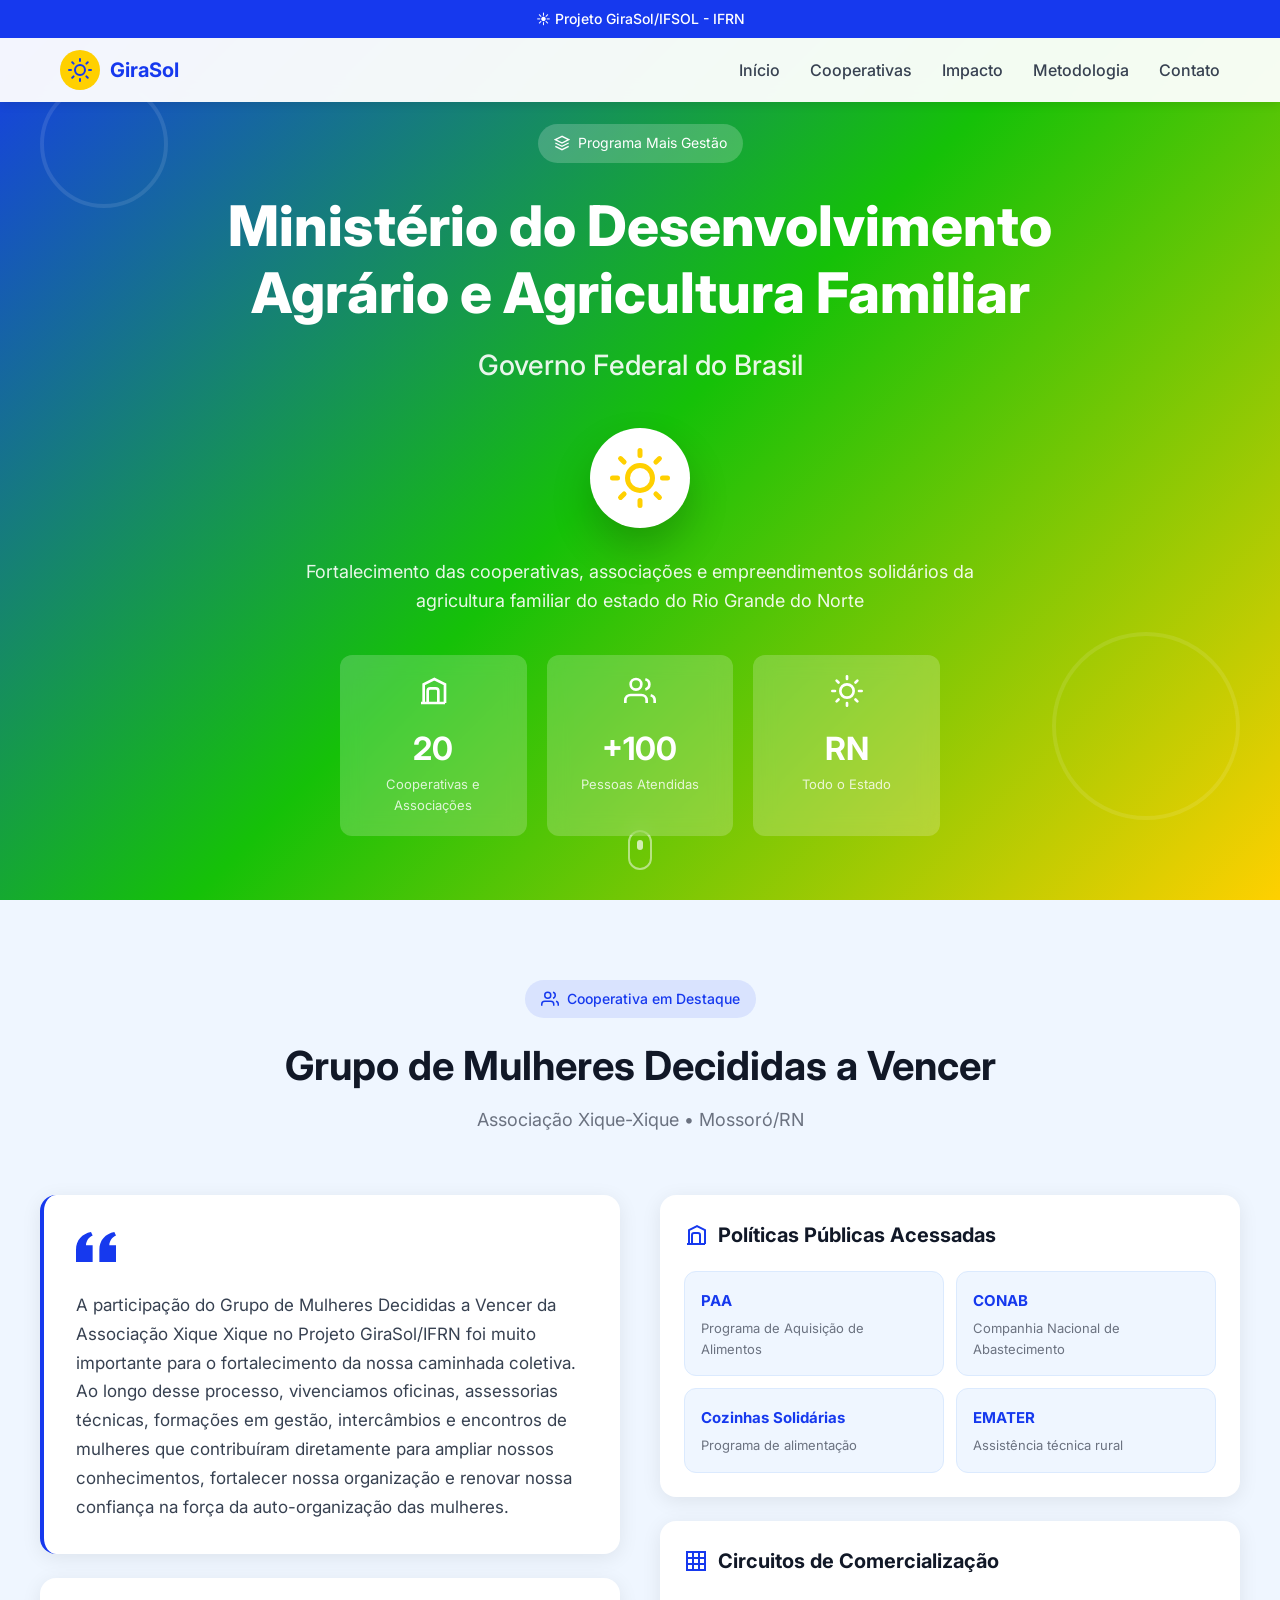
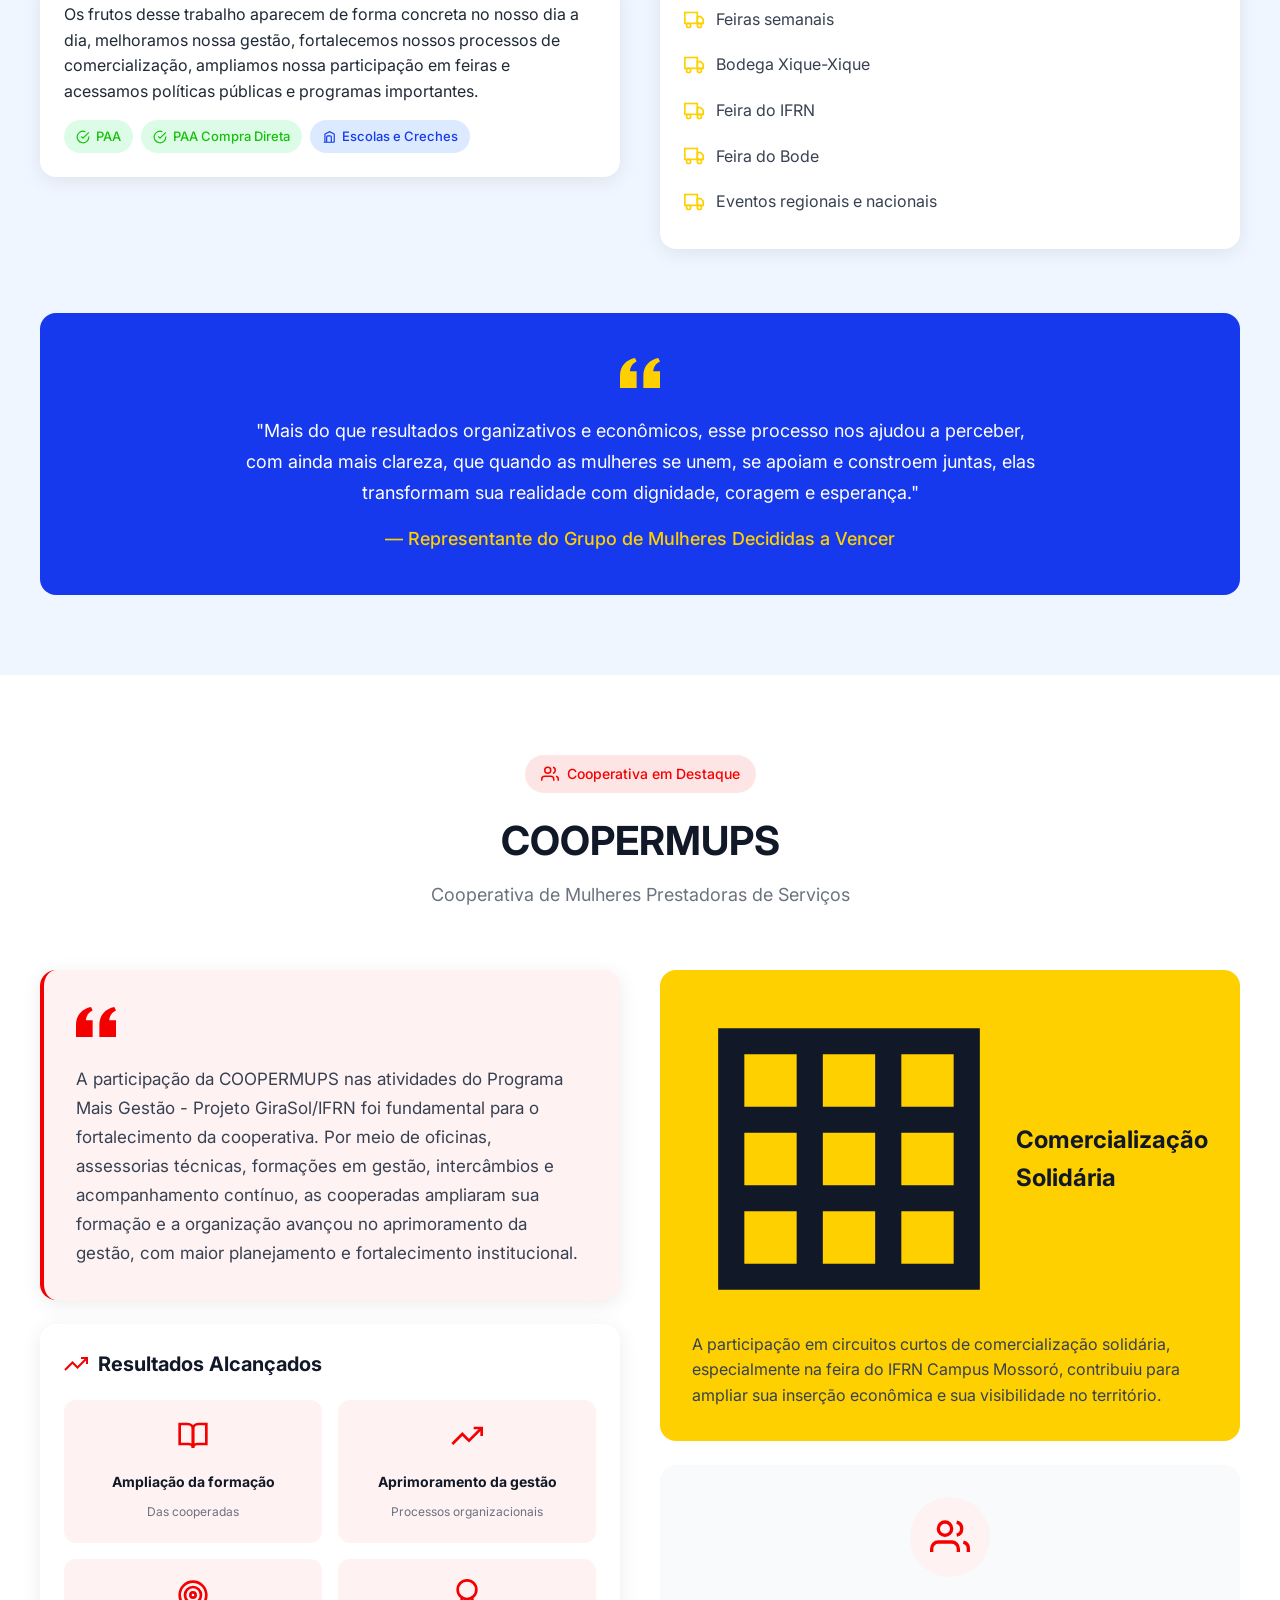
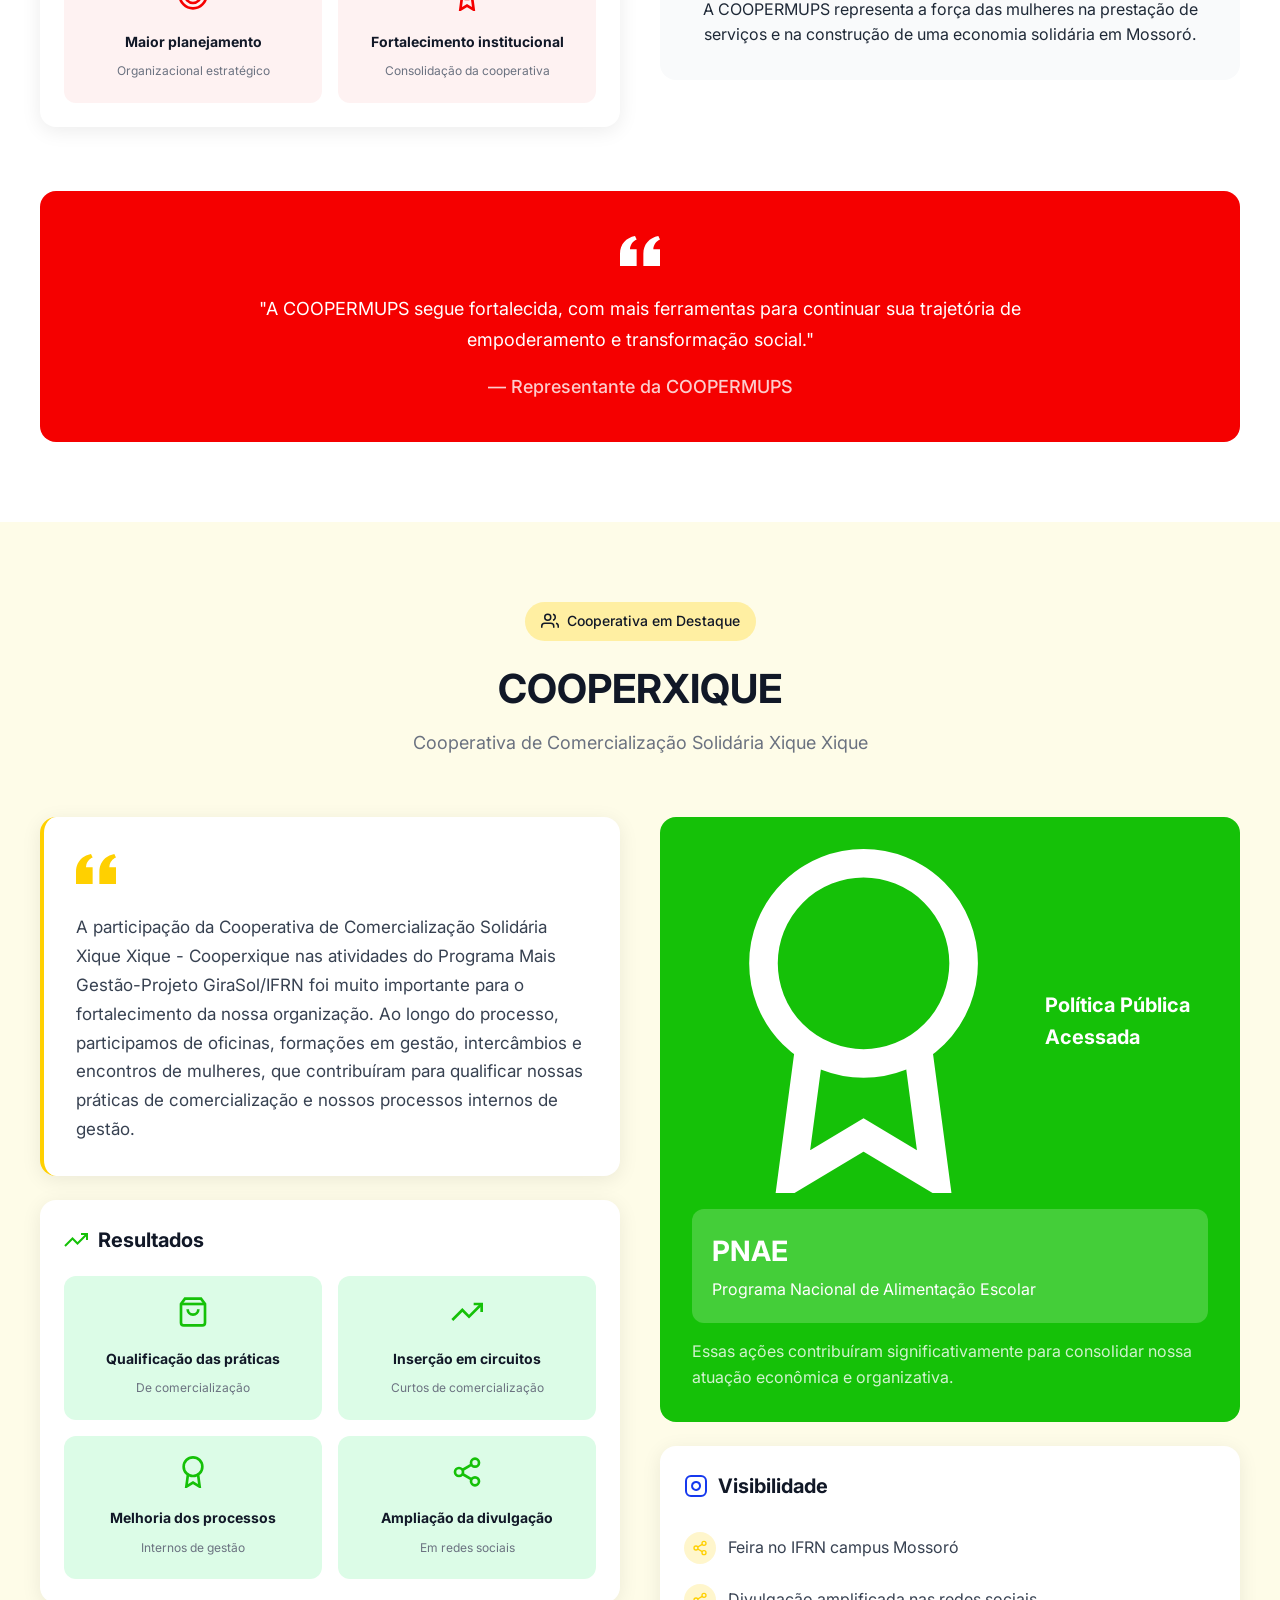
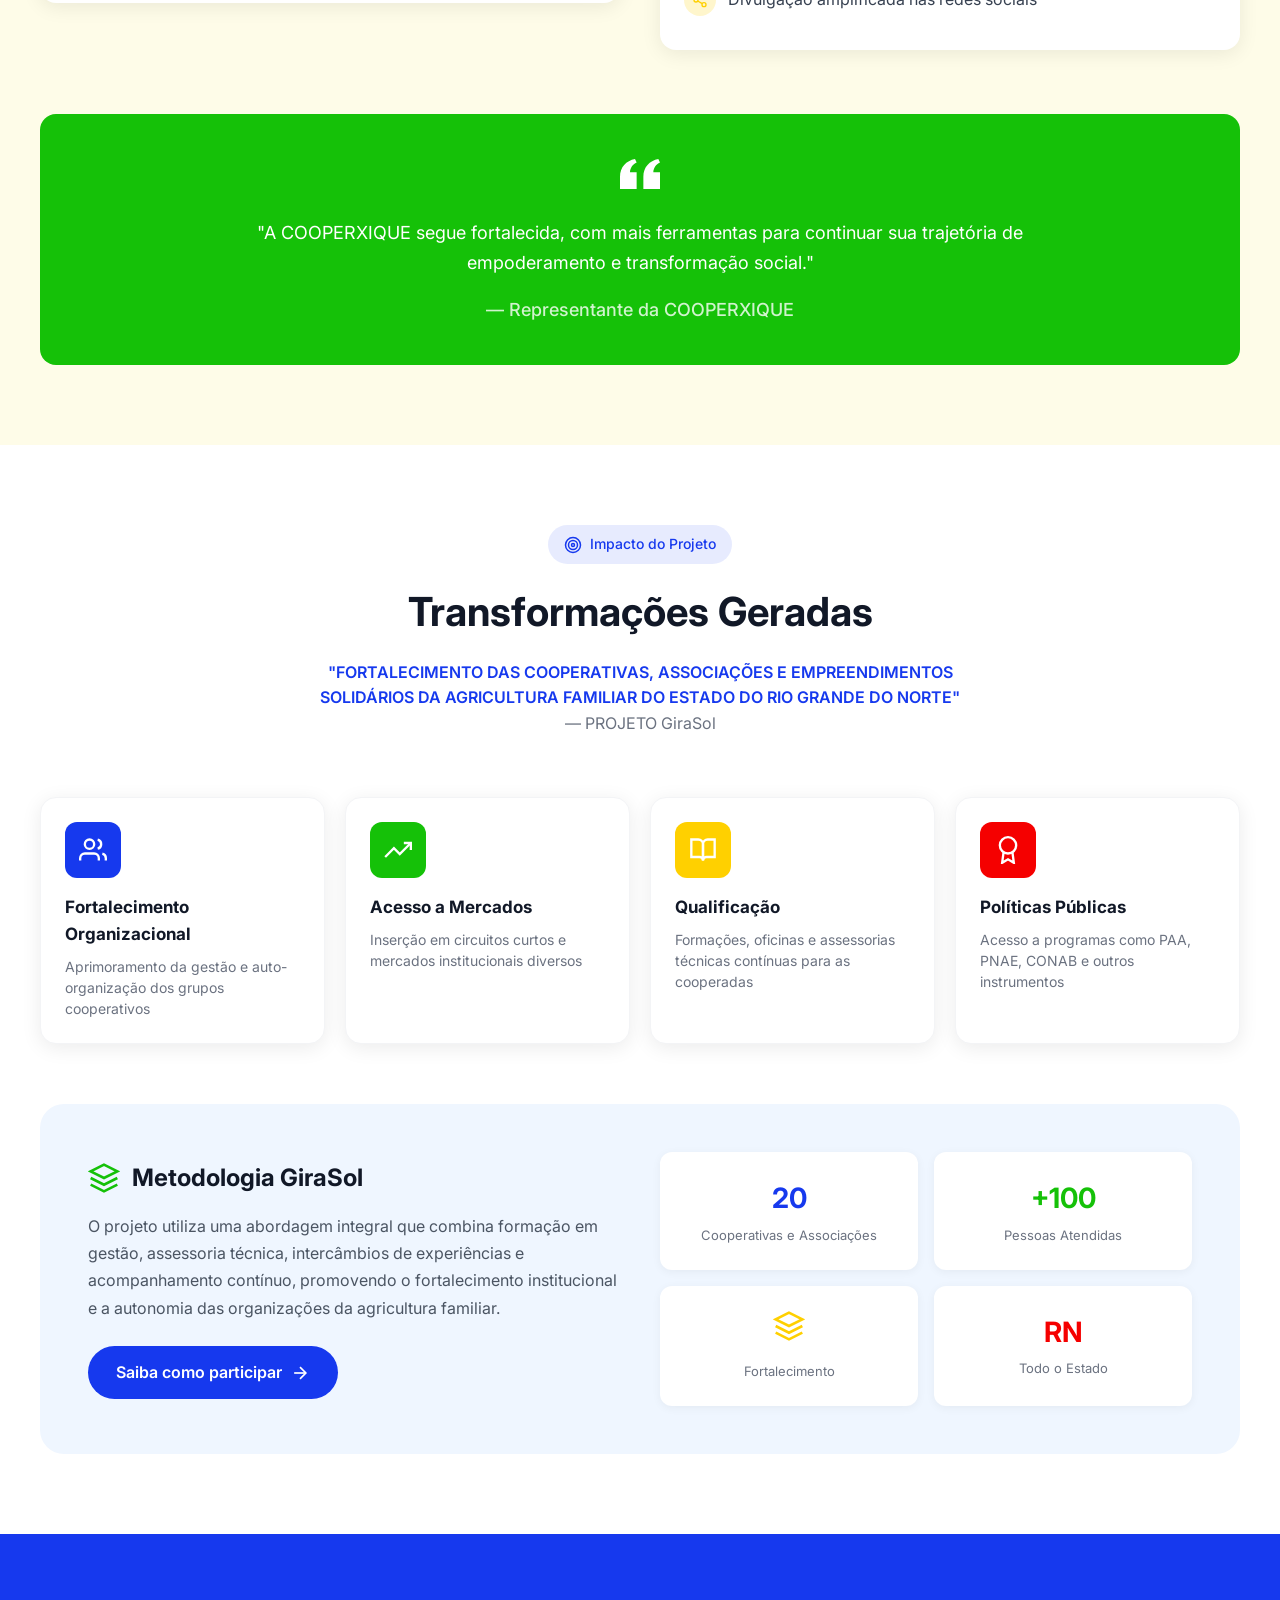
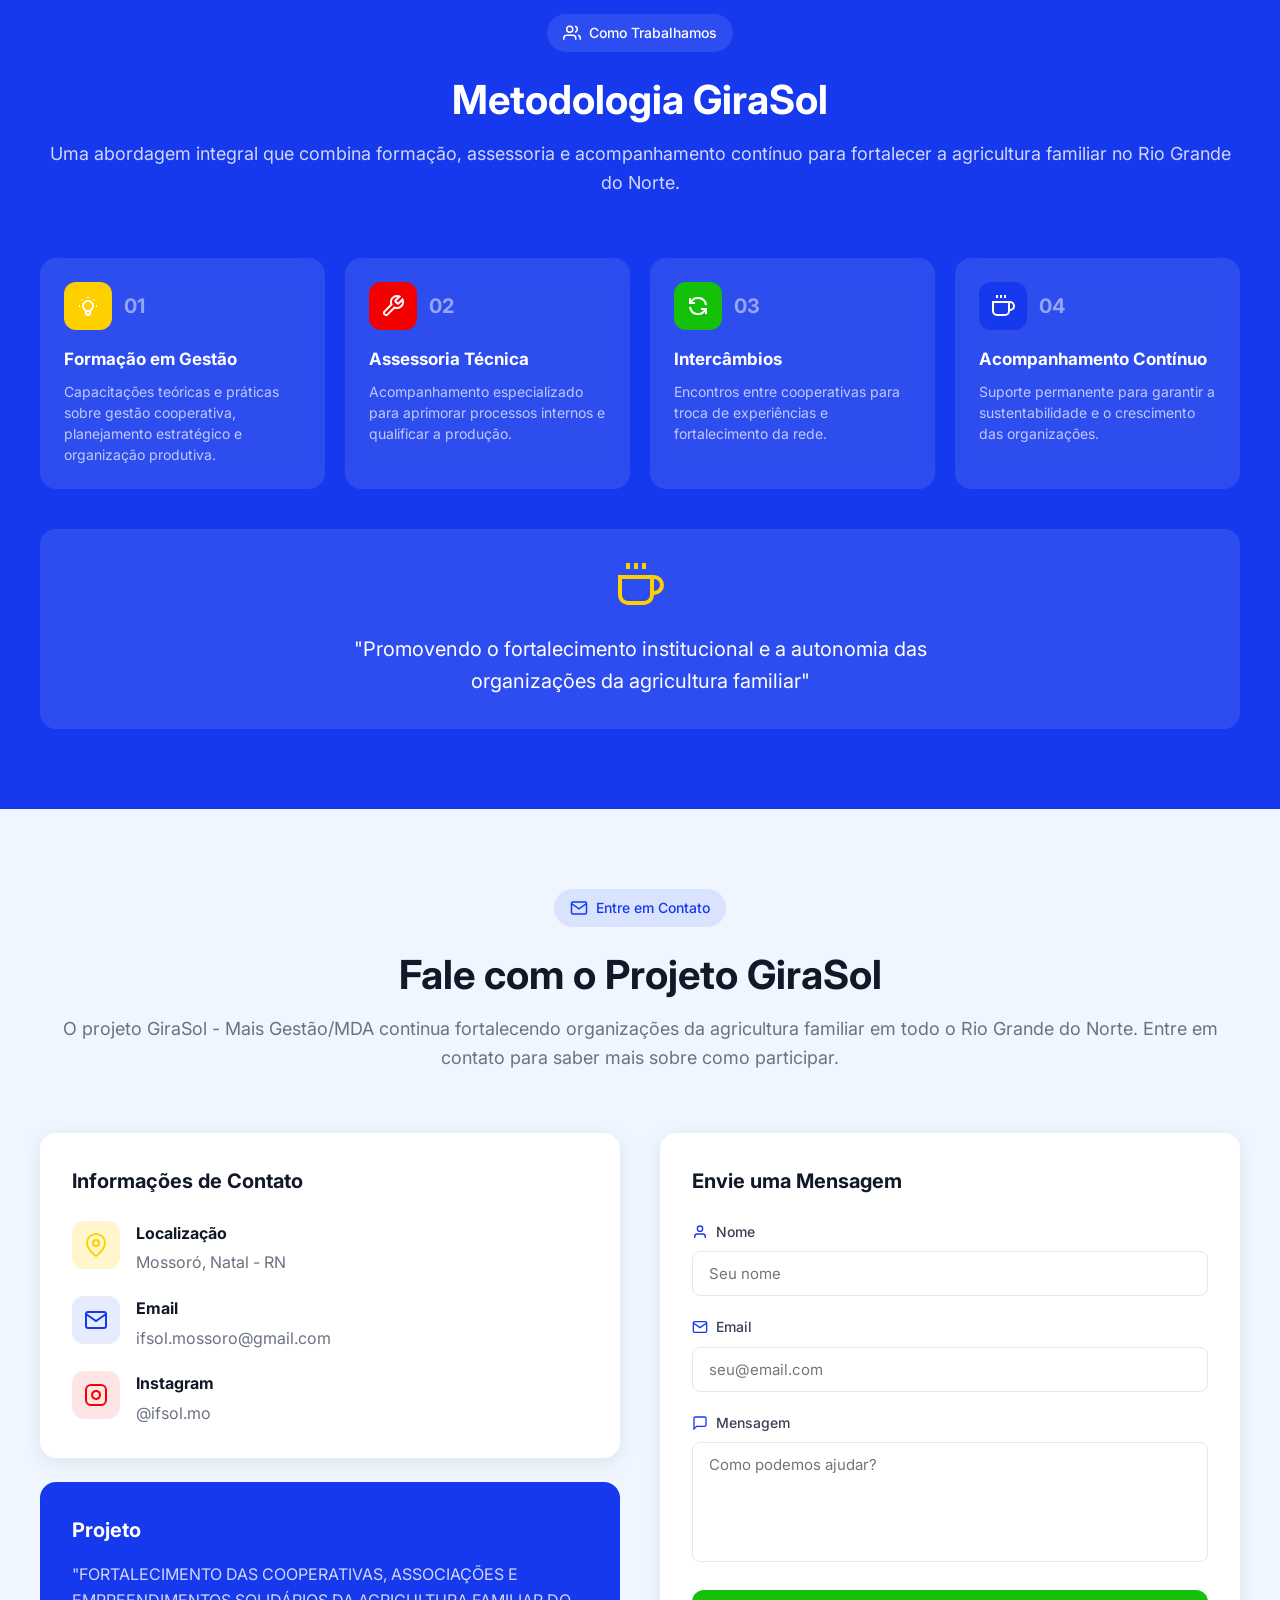
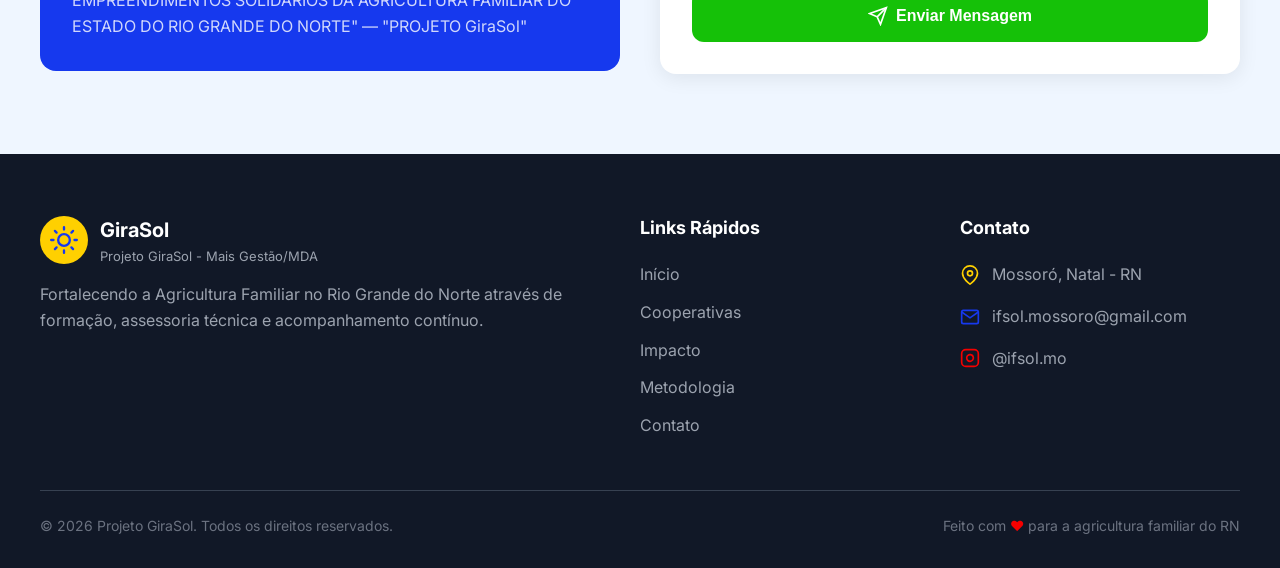
<file: girasol-site.html>
<!DOCTYPE html>
<html lang="pt-BR">
<head>
    <meta charset="UTF-8">
    <meta name="viewport" content="width=device-width, initial-scale=1.0">
    <title>Projeto GiraSol - Mais Gestão/MDA</title>
    <link rel="preconnect" href="https://fonts.googleapis.com">
    <link rel="preconnect" href="https://fonts.gstatic.com" crossorigin>
    <link href="https://fonts.googleapis.com/css2?family=Inter:wght@300;400;500;600;700;800&display=swap" rel="stylesheet">
    <style>
        * {
            margin: 0;
            padding: 0;
            box-sizing: border-box;
        }
        
        :root {
            --blue: #1639ee;
            --red: #f50000;
            --yellow: #ffd000;
            --green: #15c108;
        }
        
        html {
            scroll-behavior: smooth;
        }
        
        body {
            font-family: 'Inter', -apple-system, BlinkMacSystemFont, sans-serif;
            line-height: 1.6;
            color: #1f2937;
            background: #fff;
        }
        
        /* Header */
        .header {
            position: fixed;
            top: 0;
            left: 0;
            right: 0;
            z-index: 1000;
            background: rgba(255,255,255,0.95);
            backdrop-filter: blur(10px);
            box-shadow: 0 2px 10px rgba(0,0,0,0.1);
        }
        
        .top-bar {
            background: var(--blue);
            color: white;
            padding: 8px;
            text-align: center;
            font-size: 14px;
            font-weight: 500;
        }
        
        .nav {
            max-width: 1200px;
            margin: 0 auto;
            padding: 12px 20px;
            display: flex;
            justify-content: space-between;
            align-items: center;
        }
        
        .logo {
            display: flex;
            align-items: center;
            gap: 10px;
            text-decoration: none;
        }
        
        .logo-icon {
            width: 40px;
            height: 40px;
            background: var(--yellow);
            border-radius: 50%;
            display: flex;
            align-items: center;
            justify-content: center;
        }
        
        .logo-icon svg {
            width: 24px;
            height: 24px;
            color: var(--blue);
        }
        
        .logo-text {
            font-weight: 700;
            font-size: 20px;
            color: var(--blue);
        }
        
        .nav-links {
            display: flex;
            gap: 30px;
        }
        
        .nav-links a {
            text-decoration: none;
            color: #374151;
            font-weight: 500;
            transition: color 0.3s;
        }
        
        .nav-links a:hover {
            color: var(--blue);
        }
        
        .mobile-menu-btn {
            display: none;
            background: none;
            border: none;
            cursor: pointer;
        }
        
        /* Hero Section */
        .hero {
            min-height: 100vh;
            display: flex;
            align-items: center;
            justify-content: center;
            padding: 120px 20px 60px;
            position: relative;
            background: linear-gradient(135deg, var(--blue) 0%, var(--green) 50%, var(--yellow) 100%);
            overflow: hidden;
        }
        
        .hero::before {
            content: '';
            position: absolute;
            top: 80px;
            left: 40px;
            width: 120px;
            height: 120px;
            border: 4px solid rgba(255,255,255,0.1);
            border-radius: 50%;
        }
        
        .hero::after {
            content: '';
            position: absolute;
            bottom: 80px;
            right: 40px;
            width: 180px;
            height: 180px;
            border: 4px solid rgba(255,255,255,0.1);
            border-radius: 50%;
        }
        
        .hero-content {
            text-align: center;
            color: white;
            position: relative;
            z-index: 1;
            max-width: 900px;
        }
        
        .badge {
            display: inline-flex;
            align-items: center;
            gap: 8px;
            background: rgba(255,255,255,0.2);
            padding: 8px 16px;
            border-radius: 50px;
            font-size: 14px;
            margin-bottom: 30px;
        }
        
        .hero h1 {
            font-size: clamp(28px, 5vw, 56px);
            font-weight: 800;
            line-height: 1.2;
            margin-bottom: 16px;
        }
        
        .hero-subtitle {
            font-size: clamp(18px, 3vw, 28px);
            font-weight: 500;
            opacity: 0.9;
            margin-bottom: 40px;
        }
        
        .hero-logo {
            width: 100px;
            height: 100px;
            background: white;
            border-radius: 50%;
            display: flex;
            align-items: center;
            justify-content: center;
            margin: 0 auto 30px;
            box-shadow: 0 20px 40px rgba(0,0,0,0.2);
        }
        
        .hero-logo svg {
            width: 60px;
            height: 60px;
            color: var(--yellow);
        }
        
        .hero-description {
            font-size: 18px;
            opacity: 0.9;
            max-width: 700px;
            margin: 0 auto 40px;
        }
        
        .stats {
            display: grid;
            grid-template-columns: repeat(3, 1fr);
            gap: 20px;
            max-width: 600px;
            margin: 0 auto;
        }
        
        .stat-card {
            background: rgba(255,255,255,0.2);
            backdrop-filter: blur(10px);
            padding: 20px;
            border-radius: 12px;
        }
        
        .stat-card svg {
            width: 32px;
            height: 32px;
            margin-bottom: 8px;
        }
        
        .stat-number {
            font-size: 32px;
            font-weight: 700;
        }
        
        .stat-label {
            font-size: 13px;
            opacity: 0.8;
        }
        
        .scroll-indicator {
            position: absolute;
            bottom: 30px;
            left: 50%;
            transform: translateX(-50%);
            animation: bounce 2s infinite;
        }
        
        .scroll-indicator div {
            width: 24px;
            height: 40px;
            border: 2px solid rgba(255,255,255,0.5);
            border-radius: 20px;
            display: flex;
            justify-content: center;
            padding-top: 8px;
        }
        
        .scroll-indicator div::after {
            content: '';
            width: 6px;
            height: 10px;
            background: rgba(255,255,255,0.7);
            border-radius: 3px;
        }
        
        @keyframes bounce {
            0%, 20%, 50%, 80%, 100% { transform: translateX(-50%) translateY(0); }
            40% { transform: translateX(-50%) translateY(-10px); }
            60% { transform: translateX(-50%) translateY(-5px); }
        }
        
        /* Sections */
        section {
            padding: 80px 20px;
        }
        
        .container {
            max-width: 1200px;
            margin: 0 auto;
        }
        
        .section-header {
            text-align: center;
            margin-bottom: 60px;
        }
        
        .section-badge {
            display: inline-flex;
            align-items: center;
            gap: 8px;
            padding: 8px 16px;
            border-radius: 50px;
            font-size: 14px;
            font-weight: 500;
            margin-bottom: 16px;
        }
        
        .section-title {
            font-size: clamp(28px, 4vw, 40px);
            font-weight: 700;
            color: #111827;
            margin-bottom: 8px;
        }
        
        .section-subtitle {
            font-size: 18px;
            color: #6b7280;
        }
        
        /* Mulheres Decididas */
        .bg-blue-light { background: #eff6ff; }
        .bg-white { background: white; }
        .bg-yellow-light { background: #fefce8; }
        
        .two-columns {
            display: grid;
            grid-template-columns: 1fr 1fr;
            gap: 40px;
        }
        
        .quote-card {
            background: white;
            padding: 32px;
            border-radius: 16px;
            box-shadow: 0 4px 20px rgba(0,0,0,0.08);
            border-left: 4px solid var(--blue);
            margin-bottom: 24px;
        }
        
        .quote-card svg {
            width: 40px;
            height: 40px;
            color: var(--blue);
            margin-bottom: 16px;
        }
        
        .quote-card p {
            font-size: 17px;
            line-height: 1.7;
            color: #374151;
        }
        
        .info-card {
            background: white;
            padding: 24px;
            border-radius: 16px;
            box-shadow: 0 4px 20px rgba(0,0,0,0.08);
            margin-bottom: 24px;
        }
        
        .info-card h3 {
            display: flex;
            align-items: center;
            gap: 10px;
            font-size: 20px;
            margin-bottom: 20px;
            color: #111827;
        }
        
        .info-card h3 svg {
            width: 24px;
            height: 24px;
            color: var(--blue);
        }
        
        .policies-grid {
            display: grid;
            grid-template-columns: 1fr 1fr;
            gap: 12px;
        }
        
        .policy-item {
            background: #eff6ff;
            padding: 16px;
            border-radius: 12px;
            border: 1px solid #dbeafe;
        }
        
        .policy-item strong {
            color: var(--blue);
            font-size: 15px;
        }
        
        .policy-item p {
            font-size: 13px;
            color: #6b7280;
            margin-top: 4px;
        }
        
        .circuit-list {
            list-style: none;
        }
        
        .circuit-list li {
            display: flex;
            align-items: center;
            gap: 12px;
            padding: 10px 0;
            color: #374151;
        }
        
        .circuit-list li svg {
            width: 20px;
            height: 20px;
            color: var(--yellow);
            flex-shrink: 0;
        }
        
        .tags {
            display: flex;
            flex-wrap: wrap;
            gap: 8px;
            margin-top: 16px;
        }
        
        .tag {
            display: inline-flex;
            align-items: center;
            gap: 6px;
            padding: 6px 12px;
            border-radius: 50px;
            font-size: 13px;
            font-weight: 500;
        }
        
        .tag-green {
            background: #dcfce7;
            color: var(--green);
        }
        
        .tag-blue {
            background: #dbeafe;
            color: var(--blue);
        }
        
        .highlight-quote {
            background: var(--blue);
            color: white;
            padding: 40px;
            border-radius: 16px;
            text-align: center;
            margin-top: 40px;
        }
        
        .highlight-quote svg {
            width: 40px;
            height: 40px;
            color: var(--yellow);
            margin-bottom: 16px;
        }
        
        .highlight-quote p {
            font-size: 18px;
            line-height: 1.7;
            max-width: 800px;
            margin: 0 auto;
        }
        
        .highlight-quote .author {
            color: var(--yellow);
            margin-top: 16px;
            font-weight: 500;
        }
        
        /* COOPERMUPS */
        .results-grid {
            display: grid;
            grid-template-columns: 1fr 1fr;
            gap: 16px;
        }
        
        .result-item {
            background: #fef2f2;
            padding: 20px;
            border-radius: 12px;
            text-align: center;
        }
        
        .result-item svg {
            width: 32px;
            height: 32px;
            color: var(--red);
            margin-bottom: 12px;
        }
        
        .result-item strong {
            display: block;
            font-size: 14px;
            color: #111827;
            margin-bottom: 4px;
        }
        
        .result-item span {
            font-size: 12px;
            color: #6b7280;
        }
        
        .highlight-box {
            background: var(--yellow);
            padding: 32px;
            border-radius: 16px;
            margin-bottom: 24px;
        }
        
        .highlight-box h3 {
            display: flex;
            align-items: center;
            gap: 10px;
            font-size: 24px;
            color: #111827;
            margin-bottom: 16px;
        }
        
        .highlight-box p {
            color: #374151;
            line-height: 1.6;
        }
        
        .visual-box {
            background: #f9fafb;
            padding: 32px;
            border-radius: 16px;
            text-align: center;
        }
        
        .visual-icon {
            width: 80px;
            height: 80px;
            background: #fef2f2;
            border-radius: 50%;
            display: flex;
            align-items: center;
            justify-content: center;
            margin: 0 auto 20px;
        }
        
        .visual-icon svg {
            width: 40px;
            height: 40px;
            color: var(--red);
        }
        
        .red-quote {
            background: var(--red);
            color: white;
        }
        
        .red-quote svg {
            color: white;
        }
        
        .red-quote .author {
            color: rgba(255,255,255,0.8);
        }
        
        /* COOPERXIQUE */
        .green-quote {
            background: var(--green);
            color: white;
        }
        
        .green-quote svg {
            color: white;
        }
        
        .green-quote .author {
            color: rgba(255,255,255,0.8);
        }
        
        .pnae-box {
            background: var(--green);
            color: white;
            padding: 32px;
            border-radius: 16px;
            margin-bottom: 24px;
        }
        
        .pnae-box h3 {
            display: flex;
            align-items: center;
            gap: 10px;
            font-size: 20px;
            margin-bottom: 16px;
        }
        
        .pnae-highlight {
            background: rgba(255,255,255,0.2);
            padding: 20px;
            border-radius: 12px;
        }
        
        .pnae-highlight strong {
            font-size: 28px;
            display: block;
            margin-bottom: 4px;
        }
        
        .visibility-list li div {
            width: 32px;
            height: 32px;
            background: rgba(255, 208, 0, 0.2);
            border-radius: 50%;
            display: flex;
            align-items: center;
            justify-content: center;
        }
        
        .visibility-list li div svg {
            width: 16px;
            height: 16px;
            color: var(--yellow);
        }
        
        /* Impacto */
        .transform-cards {
            display: grid;
            grid-template-columns: repeat(4, 1fr);
            gap: 20px;
            margin-bottom: 60px;
        }
        
        .transform-card {
            background: white;
            padding: 24px;
            border-radius: 16px;
            box-shadow: 0 4px 20px rgba(0,0,0,0.08);
            border: 1px solid #f3f4f6;
            transition: box-shadow 0.3s;
        }
        
        .transform-card:hover {
            box-shadow: 0 8px 30px rgba(0,0,0,0.12);
        }
        
        .transform-icon {
            width: 56px;
            height: 56px;
            border-radius: 12px;
            display: flex;
            align-items: center;
            justify-content: center;
            margin-bottom: 16px;
        }
        
        .transform-icon svg {
            width: 28px;
            height: 28px;
            color: white;
        }
        
        .bg-blue { background: var(--blue); }
        .bg-green { background: var(--green); }
        .bg-yellow { background: var(--yellow); }
        .bg-red { background: var(--red); }
        
        .transform-card h3 {
            font-size: 17px;
            margin-bottom: 8px;
            color: #111827;
        }
        
        .transform-card p {
            font-size: 14px;
            color: #6b7280;
            line-height: 1.5;
        }
        
        .methodology-highlight {
            background: #eff6ff;
            padding: 48px;
            border-radius: 24px;
            display: grid;
            grid-template-columns: 1fr 1fr;
            gap: 40px;
            align-items: center;
        }
        
        .methodology-highlight h3 {
            display: flex;
            align-items: center;
            gap: 12px;
            font-size: 24px;
            margin-bottom: 16px;
            color: #111827;
        }
        
        .methodology-highlight h3 svg {
            width: 32px;
            height: 32px;
            color: var(--green);
        }
        
        .methodology-highlight p {
            color: #4b5563;
            line-height: 1.7;
            margin-bottom: 24px;
        }
        
        .btn {
            display: inline-flex;
            align-items: center;
            gap: 8px;
            padding: 14px 28px;
            border-radius: 50px;
            font-weight: 600;
            text-decoration: none;
            transition: opacity 0.3s;
        }
        
        .btn:hover {
            opacity: 0.9;
        }
        
        .btn-blue {
            background: var(--blue);
            color: white;
        }
        
        .btn svg {
            width: 20px;
            height: 20px;
        }
        
        .stats-grid {
            display: grid;
            grid-template-columns: 1fr 1fr;
            gap: 16px;
        }
        
        .stat-box {
            background: white;
            padding: 24px;
            border-radius: 12px;
            text-align: center;
            box-shadow: 0 2px 10px rgba(0,0,0,0.05);
        }
        
        .stat-box strong {
            font-size: 28px;
            color: var(--blue);
        }
        
        .stat-box span {
            display: block;
            font-size: 13px;
            color: #6b7280;
            margin-top: 4px;
        }
        
        /* Metodologia */
        .methodology-section {
            background: var(--blue);
            color: white;
        }
        
        .methodology-section .section-badge {
            background: rgba(255,255,255,0.1);
            color: white;
        }
        
        .methodology-section .section-title {
            color: white;
        }
        
        .methodology-section .section-subtitle {
            color: rgba(255,255,255,0.8);
        }
        
        .steps-grid {
            display: grid;
            grid-template-columns: repeat(4, 1fr);
            gap: 20px;
        }
        
        .step-card {
            background: rgba(255,255,255,0.1);
            backdrop-filter: blur(10px);
            padding: 24px;
            border-radius: 16px;
            transition: background 0.3s;
        }
        
        .step-card:hover {
            background: rgba(255,255,255,0.2);
        }
        
        .step-header {
            display: flex;
            align-items: center;
            gap: 12px;
            margin-bottom: 16px;
        }
        
        .step-icon {
            width: 48px;
            height: 48px;
            border-radius: 12px;
            display: flex;
            align-items: center;
            justify-content: center;
        }
        
        .step-icon svg {
            width: 24px;
            height: 24px;
            color: white;
        }
        
        .step-number {
            font-size: 20px;
            font-weight: 700;
            color: rgba(255,255,255,0.5);
        }
        
        .step-card h3 {
            font-size: 17px;
            margin-bottom: 8px;
        }
        
        .step-card p {
            font-size: 14px;
            color: rgba(255,255,255,0.7);
            line-height: 1.5;
        }
        
        .methodology-footer {
            background: rgba(255,255,255,0.1);
            padding: 32px;
            border-radius: 16px;
            text-align: center;
            margin-top: 40px;
        }
        
        .methodology-footer svg {
            width: 48px;
            height: 48px;
            color: var(--yellow);
            margin-bottom: 16px;
        }
        
        .methodology-footer p {
            font-size: 20px;
            max-width: 600px;
            margin: 0 auto;
        }
        
        /* Contato */
        .contact-section {
            background: #eff6ff;
        }
        
        .contact-grid {
            display: grid;
            grid-template-columns: 1fr 1fr;
            gap: 40px;
        }
        
        .contact-info {
            display: flex;
            flex-direction: column;
            gap: 24px;
        }
        
        .contact-card {
            background: white;
            padding: 32px;
            border-radius: 16px;
            box-shadow: 0 4px 20px rgba(0,0,0,0.08);
        }
        
        .contact-card h3 {
            font-size: 20px;
            margin-bottom: 24px;
            color: #111827;
        }
        
        .contact-item {
            display: flex;
            align-items: flex-start;
            gap: 16px;
            margin-bottom: 20px;
        }
        
        .contact-item:last-child {
            margin-bottom: 0;
        }
        
        .contact-icon {
            width: 48px;
            height: 48px;
            border-radius: 12px;
            display: flex;
            align-items: center;
            justify-content: center;
            flex-shrink: 0;
        }
        
        .contact-icon.yellow { background: rgba(255, 208, 0, 0.2); }
        .contact-icon.blue { background: rgba(22, 57, 238, 0.1); }
        .contact-icon.red { background: rgba(245, 0, 0, 0.1); }
        
        .contact-icon svg {
            width: 24px;
            height: 24px;
        }
        
        .contact-icon.yellow svg { color: var(--yellow); }
        .contact-icon.blue svg { color: var(--blue); }
        .contact-icon.red svg { color: var(--red); }
        
        .contact-item div strong {
            display: block;
            color: #111827;
            margin-bottom: 4px;
        }
        
        .contact-item div span,
        .contact-item div a {
            color: #6b7280;
            text-decoration: none;
        }
        
        .contact-item div a:hover {
            color: var(--red);
        }
        
        .project-card {
            background: var(--blue);
            color: white;
            padding: 32px;
            border-radius: 16px;
        }
        
        .project-card h3 {
            font-size: 20px;
            margin-bottom: 16px;
        }
        
        .project-card p {
            color: rgba(255,255,255,0.8);
            line-height: 1.6;
        }
        
        /* Form */
        .form-card {
            background: white;
            padding: 32px;
            border-radius: 16px;
            box-shadow: 0 4px 20px rgba(0,0,0,0.08);
        }
        
        .form-card h3 {
            font-size: 20px;
            margin-bottom: 24px;
            color: #111827;
        }
        
        .form-group {
            margin-bottom: 20px;
        }
        
        .form-group label {
            display: flex;
            align-items: center;
            gap: 8px;
            font-size: 14px;
            font-weight: 500;
            color: #374151;
            margin-bottom: 8px;
        }
        
        .form-group label svg {
            width: 16px;
            height: 16px;
            color: var(--blue);
        }
        
        .form-group input,
        .form-group textarea {
            width: 100%;
            padding: 12px 16px;
            border: 1px solid #e5e7eb;
            border-radius: 8px;
            font-size: 15px;
            font-family: inherit;
            transition: border-color 0.3s, box-shadow 0.3s;
        }
        
        .form-group input:focus,
        .form-group textarea:focus {
            outline: none;
            border-color: var(--blue);
            box-shadow: 0 0 0 3px rgba(22, 57, 238, 0.1);
        }
        
        .form-group textarea {
            resize: none;
            min-height: 120px;
        }
        
        .btn-submit {
            width: 100%;
            padding: 16px;
            background: var(--green);
            color: white;
            border: none;
            border-radius: 12px;
            font-size: 16px;
            font-weight: 600;
            cursor: pointer;
            display: flex;
            align-items: center;
            justify-content: center;
            gap: 8px;
            transition: opacity 0.3s;
        }
        
        .btn-submit:hover {
            opacity: 0.9;
        }
        
        .btn-submit svg {
            width: 20px;
            height: 20px;
        }
        
        /* Footer */
        footer {
            background: #111827;
            color: white;
            padding: 60px 20px 30px;
        }
        
        .footer-grid {
            display: grid;
            grid-template-columns: 2fr 1fr 1fr;
            gap: 40px;
            max-width: 1200px;
            margin: 0 auto 40px;
        }
        
        .footer-brand {
            display: flex;
            align-items: center;
            gap: 12px;
            margin-bottom: 16px;
        }
        
        .footer-brand .logo-icon {
            width: 48px;
            height: 48px;
        }
        
        .footer-brand .logo-icon svg {
            width: 28px;
            height: 28px;
        }
        
        .footer-brand div h3 {
            font-size: 20px;
        }
        
        .footer-brand div p {
            font-size: 13px;
            color: #9ca3af;
        }
        
        .footer-about {
            color: #9ca3af;
            line-height: 1.6;
        }
        
        .footer-links h4,
        .footer-contact h4 {
            font-size: 18px;
            margin-bottom: 20px;
        }
        
        .footer-links ul {
            list-style: none;
        }
        
        .footer-links li {
            margin-bottom: 12px;
        }
        
        .footer-links a {
            color: #9ca3af;
            text-decoration: none;
            transition: color 0.3s;
        }
        
        .footer-links a:hover {
            color: var(--yellow);
        }
        
        .footer-contact-item {
            display: flex;
            align-items: center;
            gap: 12px;
            margin-bottom: 16px;
            color: #9ca3af;
        }
        
        .footer-contact-item svg {
            width: 20px;
            height: 20px;
        }
        
        .footer-contact-item.yellow svg { color: var(--yellow); }
        .footer-contact-item.blue svg { color: var(--blue); }
        .footer-contact-item.red svg { color: var(--red); }
        
        .footer-contact-item a {
            color: #9ca3af;
            text-decoration: none;
            transition: color 0.3s;
        }
        
        .footer-contact-item a:hover {
            color: var(--red);
        }
        
        .footer-bottom {
            border-top: 1px solid #374151;
            padding-top: 24px;
            max-width: 1200px;
            margin: 0 auto;
            display: flex;
            justify-content: space-between;
            align-items: center;
            flex-wrap: wrap;
            gap: 16px;
        }
        
        .footer-bottom p {
            color: #6b7280;
            font-size: 14px;
        }
        
        .footer-bottom .heart {
            color: var(--red);
        }
        
        /* Mobile */
        @media (max-width: 768px) {
            .nav-links {
                display: none;
            }
            
            .mobile-menu-btn {
                display: block;
            }
            
            .stats {
                grid-template-columns: 1fr;
            }
            
            .two-columns,
            .transform-cards,
            .steps-grid,
            .contact-grid,
            .footer-grid {
                grid-template-columns: 1fr;
            }
            
            .methodology-highlight {
                grid-template-columns: 1fr;
            }
            
            .policies-grid,
            .results-grid,
            .stats-grid {
                grid-template-columns: 1fr;
            }
            
            .transform-cards {
                grid-template-columns: 1fr 1fr;
            }
            
            section {
                padding: 60px 16px;
            }
        }
    </style>
</head>
<body>
    <!-- Header -->
    <header class="header">
        <div class="top-bar">
            ☀ Projeto GiraSol/IFSOL - IFRN
        </div>
        <nav class="nav">
            <a href="#inicio" class="logo">
                <div class="logo-icon">
                    <svg xmlns="http://www.w3.org/2000/svg" fill="none" viewBox="0 0 24 24" stroke="currentColor" stroke-width="2">
                        <circle cx="12" cy="12" r="5"/>
                        <path stroke-linecap="round" d="M12 1v2m0 18v2M4.22 4.22l1.42 1.42m12.72 12.72l1.42 1.42M1 12h2m18 0h2M4.22 19.78l1.42-1.42M18.36 5.64l1.42-1.42"/>
                    </svg>
                </div>
                <span class="logo-text">GiraSol</span>
            </a>
            <div class="nav-links">
                <a href="#inicio">Início</a>
                <a href="#cooperativas">Cooperativas</a>
                <a href="#impacto">Impacto</a>
                <a href="#metodologia">Metodologia</a>
                <a href="#contato">Contato</a>
            </div>
            <button class="mobile-menu-btn">
                <svg width="24" height="24" viewBox="0 0 24 24" fill="none" stroke="currentColor" stroke-width="2">
                    <path d="M4 6h16M4 12h16M4 18h16"/>
                </svg>
            </button>
        </nav>
    </header>

    <!-- Hero -->
    <section class="hero" id="inicio">
        <div class="hero-content">
            <div class="badge">
                <svg width="16" height="16" viewBox="0 0 24 24" fill="none" stroke="currentColor" stroke-width="2">
                    <path d="M12 2L2 7l10 5 10-5-10-5zM2 17l10 5 10-5M2 12l10 5 10-5"/>
                </svg>
                Programa Mais Gestão
            </div>
            <h1>Ministério do Desenvolvimento<br>Agrário e Agricultura Familiar</h1>
            <p class="hero-subtitle">Governo Federal do Brasil</p>
            <div class="hero-logo">
                <svg xmlns="http://www.w3.org/2000/svg" fill="none" viewBox="0 0 24 24" stroke="currentColor" stroke-width="2">
                    <circle cx="12" cy="12" r="5"/>
                    <path stroke-linecap="round" d="M12 1v2m0 18v2M4.22 4.22l1.42 1.42m12.72 12.72l1.42 1.42M1 12h2m18 0h2M4.22 19.78l1.42-1.42M18.36 5.64l1.42-1.42"/>
                </svg>
            </div>
            <p class="hero-description">Fortalecimento das cooperativas, associações e empreendimentos solidários da agricultura familiar do estado do Rio Grande do Norte</p>
            <div class="stats">
                <div class="stat-card">
                    <svg viewBox="0 0 24 24" fill="none" stroke="currentColor" stroke-width="2">
                        <path d="M3 21h18M5 21V7l8-4 8 4v14M8 21v-9a2 2 0 012-2h4a2 2 0 012 2v9"/>
                    </svg>
                    <div class="stat-number">20</div>
                    <div class="stat-label">Cooperativas e Associações</div>
                </div>
                <div class="stat-card">
                    <svg viewBox="0 0 24 24" fill="none" stroke="currentColor" stroke-width="2">
                        <path d="M17 21v-2a4 4 0 00-4-4H5a4 4 0 00-4 4v2"/>
                        <circle cx="9" cy="7" r="4"/>
                        <path d="M23 21v-2a4 4 0 00-3-3.87M16 3.13a4 4 0 010 7.75"/>
                    </svg>
                    <div class="stat-number">+100</div>
                    <div class="stat-label">Pessoas Atendidas</div>
                </div>
                <div class="stat-card">
                    <svg viewBox="0 0 24 24" fill="none" stroke="currentColor" stroke-width="2">
                        <circle cx="12" cy="12" r="5"/>
                        <path stroke-linecap="round" d="M12 1v2m0 18v2M4.22 4.22l1.42 1.42m12.72 12.72l1.42 1.42M1 12h2m18 0h2M4.22 19.78l1.42-1.42M18.36 5.64l1.42-1.42"/>
                    </svg>
                    <div class="stat-number">RN</div>
                    <div class="stat-label">Todo o Estado</div>
                </div>
            </div>
        </div>
        <div class="scroll-indicator">
            <div></div>
        </div>
    </section>

    <!-- Mulheres Decididas -->
    <section class="bg-blue-light" id="cooperativas">
        <div class="container">
            <div class="section-header">
                <div class="section-badge" style="background: rgba(22,57,238,0.1); color: var(--blue);">
                    <svg width="18" height="18" viewBox="0 0 24 24" fill="none" stroke="currentColor" stroke-width="2">
                        <path d="M17 21v-2a4 4 0 00-4-4H5a4 4 0 00-4 4v2"/>
                        <circle cx="9" cy="7" r="4"/>
                        <path d="M23 21v-2a4 4 0 00-3-3.87M16 3.13a4 4 0 010 7.75"/>
                    </svg>
                    Cooperativa em Destaque
                </div>
                <h2 class="section-title">Grupo de Mulheres Decididas a Vencer</h2>
                <p class="section-subtitle">Associação Xique-Xique • Mossoró/RN</p>
            </div>
            <div class="two-columns">
                <div>
                    <div class="quote-card">
                        <svg viewBox="0 0 24 24" fill="currentColor">
                            <path d="M14.017 21v-7.391c0-5.704 3.731-9.57 8.983-10.609l.995 2.151c-2.432.917-3.995 3.638-3.995 5.849h4v10h-9.983zm-14.017 0v-7.391c0-5.704 3.748-9.57 9-10.609l.996 2.151c-2.433.917-3.996 3.638-3.996 5.849h3.983v10h-9.983z"/>
                        </svg>
                        <p>A participação do Grupo de Mulheres Decididas a Vencer da Associação Xique Xique no Projeto GiraSol/IFRN foi muito importante para o fortalecimento da nossa caminhada coletiva. Ao longo desse processo, vivenciamos oficinas, assessorias técnicas, formações em gestão, intercâmbios e encontros de mulheres que contribuíram diretamente para ampliar nossos conhecimentos, fortalecer nossa organização e renovar nossa confiança na força da auto-organização das mulheres.</p>
                    </div>
                    <div class="info-card">
                        <p>Os frutos desse trabalho aparecem de forma concreta no nosso dia a dia, melhoramos nossa gestão, fortalecemos nossos processos de comercialização, ampliamos nossa participação em feiras e acessamos políticas públicas e programas importantes.</p>
                        <div class="tags">
                            <span class="tag tag-green">
                                <svg width="14" height="14" viewBox="0 0 24 24" fill="none" stroke="currentColor" stroke-width="2">
                                    <path d="M22 11.08V12a10 10 0 11-5.93-9.14"/>
                                    <path d="M22 4L12 14.01l-3-3"/>
                                </svg>
                                PAA
                            </span>
                            <span class="tag tag-green">
                                <svg width="14" height="14" viewBox="0 0 24 24" fill="none" stroke="currentColor" stroke-width="2">
                                    <path d="M22 11.08V12a10 10 0 11-5.93-9.14"/>
                                    <path d="M22 4L12 14.01l-3-3"/>
                                </svg>
                                PAA Compra Direta
                            </span>
                            <span class="tag tag-blue">
                                <svg width="14" height="14" viewBox="0 0 24 24" fill="none" stroke="currentColor" stroke-width="2">
                                    <path d="M3 21h18M5 21V7l8-4 8 4v14M8 21v-9a2 2 0 012-2h4a2 2 0 012 2v9"/>
                                </svg>
                                Escolas e Creches
                            </span>
                        </div>
                    </div>
                </div>
                <div>
                    <div class="info-card">
                        <h3>
                            <svg viewBox="0 0 24 24" fill="none" stroke="currentColor" stroke-width="2">
                                <path d="M3 21h18M5 21V7l8-4 8 4v14M8 21v-9a2 2 0 012-2h4a2 2 0 012 2v9"/>
                            </svg>
                            Políticas Públicas Acessadas
                        </h3>
                        <div class="policies-grid">
                            <div class="policy-item">
                                <strong>PAA</strong>
                                <p>Programa de Aquisição de Alimentos</p>
                            </div>
                            <div class="policy-item">
                                <strong>CONAB</strong>
                                <p>Companhia Nacional de Abastecimento</p>
                            </div>
                            <div class="policy-item">
                                <strong>Cozinhas Solidárias</strong>
                                <p>Programa de alimentação</p>
                            </div>
                            <div class="policy-item">
                                <strong>EMATER</strong>
                                <p>Assistência técnica rural</p>
                            </div>
                        </div>
                    </div>
                    <div class="info-card">
                        <h3>
                            <svg viewBox="0 0 24 24" fill="none" stroke="currentColor" stroke-width="2">
                                <path d="M3 3h18v18H3zM9 3v18M15 3v18M3 9h18M3 15h18"/>
                            </svg>
                            Circuitos de Comercialização
                        </h3>
                        <ul class="circuit-list">
                            <li>
                                <svg viewBox="0 0 24 24" fill="none" stroke="currentColor" stroke-width="2">
                                    <rect x="1" y="3" width="15" height="13"/>
                                    <polygon points="16 8 20 8 23 11 23 16 16 16 16 8"/>
                                    <circle cx="5.5" cy="18.5" r="2.5"/>
                                    <circle cx="18.5" cy="18.5" r="2.5"/>
                                </svg>
                                Feiras semanais
                            </li>
                            <li>
                                <svg viewBox="0 0 24 24" fill="none" stroke="currentColor" stroke-width="2">
                                    <rect x="1" y="3" width="15" height="13"/>
                                    <polygon points="16 8 20 8 23 11 23 16 16 16 16 8"/>
                                    <circle cx="5.5" cy="18.5" r="2.5"/>
                                    <circle cx="18.5" cy="18.5" r="2.5"/>
                                </svg>
                                Bodega Xique-Xique
                            </li>
                            <li>
                                <svg viewBox="0 0 24 24" fill="none" stroke="currentColor" stroke-width="2">
                                    <rect x="1" y="3" width="15" height="13"/>
                                    <polygon points="16 8 20 8 23 11 23 16 16 16 16 8"/>
                                    <circle cx="5.5" cy="18.5" r="2.5"/>
                                    <circle cx="18.5" cy="18.5" r="2.5"/>
                                </svg>
                                Feira do IFRN
                            </li>
                            <li>
                                <svg viewBox="0 0 24 24" fill="none" stroke="currentColor" stroke-width="2">
                                    <rect x="1" y="3" width="15" height="13"/>
                                    <polygon points="16 8 20 8 23 11 23 16 16 16 16 8"/>
                                    <circle cx="5.5" cy="18.5" r="2.5"/>
                                    <circle cx="18.5" cy="18.5" r="2.5"/>
                                </svg>
                                Feira do Bode
                            </li>
                            <li>
                                <svg viewBox="0 0 24 24" fill="none" stroke="currentColor" stroke-width="2">
                                    <rect x="1" y="3" width="15" height="13"/>
                                    <polygon points="16 8 20 8 23 11 23 16 16 16 16 8"/>
                                    <circle cx="5.5" cy="18.5" r="2.5"/>
                                    <circle cx="18.5" cy="18.5" r="2.5"/>
                                </svg>
                                Eventos regionais e nacionais
                            </li>
                        </ul>
                    </div>
                </div>
            </div>
            <div class="highlight-quote">
                <svg viewBox="0 0 24 24" fill="currentColor">
                    <path d="M14.017 21v-7.391c0-5.704 3.731-9.57 8.983-10.609l.995 2.151c-2.432.917-3.995 3.638-3.995 5.849h4v10h-9.983zm-14.017 0v-7.391c0-5.704 3.748-9.57 9-10.609l.996 2.151c-2.433.917-3.996 3.638-3.996 5.849h3.983v10h-9.983z"/>
                </svg>
                <p>"Mais do que resultados organizativos e econômicos, esse processo nos ajudou a perceber, com ainda mais clareza, que quando as mulheres se unem, se apoiam e constroem juntas, elas transformam sua realidade com dignidade, coragem e esperança."</p>
                <p class="author">— Representante do Grupo de Mulheres Decididas a Vencer</p>
            </div>
        </div>
    </section>

    <!-- COOPERMUPS -->
    <section class="bg-white">
        <div class="container">
            <div class="section-header">
                <div class="section-badge" style="background: rgba(245,0,0,0.1); color: var(--red);">
                    <svg width="18" height="18" viewBox="0 0 24 24" fill="none" stroke="currentColor" stroke-width="2">
                        <path d="M17 21v-2a4 4 0 00-4-4H5a4 4 0 00-4 4v2"/>
                        <circle cx="9" cy="7" r="4"/>
                        <path d="M23 21v-2a4 4 0 00-3-3.87M16 3.13a4 4 0 010 7.75"/>
                    </svg>
                    Cooperativa em Destaque
                </div>
                <h2 class="section-title">COOPERMUPS</h2>
                <p class="section-subtitle">Cooperativa de Mulheres Prestadoras de Serviços</p>
            </div>
            <div class="two-columns">
                <div>
                    <div class="quote-card" style="border-left-color: var(--red); background: #fef2f2;">
                        <svg viewBox="0 0 24 24" fill="currentColor" style="color: var(--red);">
                            <path d="M14.017 21v-7.391c0-5.704 3.731-9.57 8.983-10.609l.995 2.151c-2.432.917-3.995 3.638-3.995 5.849h4v10h-9.983zm-14.017 0v-7.391c0-5.704 3.748-9.57 9-10.609l.996 2.151c-2.433.917-3.996 3.638-3.996 5.849h3.983v10h-9.983z"/>
                        </svg>
                        <p>A participação da COOPERMUPS nas atividades do Programa Mais Gestão - Projeto GiraSol/IFRN foi fundamental para o fortalecimento da cooperativa. Por meio de oficinas, assessorias técnicas, formações em gestão, intercâmbios e acompanhamento contínuo, as cooperadas ampliaram sua formação e a organização avançou no aprimoramento da gestão, com maior planejamento e fortalecimento institucional.</p>
                    </div>
                    <div class="info-card">
                        <h3 style="color: #111827;">
                            <svg viewBox="0 0 24 24" fill="none" stroke="currentColor" stroke-width="2" style="color: var(--red);">
                                <path d="M23 6l-9.5 9.5-5-5L1 18"/>
                                <path d="M17 6h6v6"/>
                            </svg>
                            Resultados Alcançados
                        </h3>
                        <div class="results-grid">
                            <div class="result-item">
                                <svg viewBox="0 0 24 24" fill="none" stroke="currentColor" stroke-width="2">
                                    <path d="M2 3h6a4 4 0 014 4v14a3 3 0 00-3-3H2z"/>
                                    <path d="M22 3h-6a4 4 0 00-4 4v14a3 3 0 013-3h7z"/>
                                </svg>
                                <strong>Ampliação da formação</strong>
                                <span>Das cooperadas</span>
                            </div>
                            <div class="result-item">
                                <svg viewBox="0 0 24 24" fill="none" stroke="currentColor" stroke-width="2">
                                    <path d="M23 6l-9.5 9.5-5-5L1 18"/>
                                    <path d="M17 6h6v6"/>
                                </svg>
                                <strong>Aprimoramento da gestão</strong>
                                <span>Processos organizacionais</span>
                            </div>
                            <div class="result-item">
                                <svg viewBox="0 0 24 24" fill="none" stroke="currentColor" stroke-width="2">
                                    <circle cx="12" cy="12" r="10"/>
                                    <circle cx="12" cy="12" r="6"/>
                                    <circle cx="12" cy="12" r="2"/>
                                </svg>
                                <strong>Maior planejamento</strong>
                                <span>Organizacional estratégico</span>
                            </div>
                            <div class="result-item">
                                <svg viewBox="0 0 24 24" fill="none" stroke="currentColor" stroke-width="2">
                                    <circle cx="12" cy="8" r="7"/>
                                    <path d="M8.21 13.89L7 23l5-3 5 3-1.21-9.12"/>
                                </svg>
                                <strong>Fortalecimento institucional</strong>
                                <span>Consolidação da cooperativa</span>
                            </div>
                        </div>
                    </div>
                </div>
                <div>
                    <div class="highlight-box">
                        <h3>
                            <svg viewBox="0 0 24 24" fill="none" stroke="currentColor" stroke-width="2">
                                <path d="M3 3h18v18H3zM9 3v18M15 3v18M3 9h18M3 15h18"/>
                            </svg>
                            Comercialização Solidária
                        </h3>
                        <p>A participação em circuitos curtos de comercialização solidária, especialmente na feira do IFRN Campus Mossoró, contribuiu para ampliar sua inserção econômica e sua visibilidade no território.</p>
                    </div>
                    <div class="visual-box">
                        <div class="visual-icon">
                            <svg viewBox="0 0 24 24" fill="none" stroke="currentColor" stroke-width="2">
                                <path d="M17 21v-2a4 4 0 00-4-4H5a4 4 0 00-4 4v2"/>
                                <circle cx="9" cy="7" r="4"/>
                                <path d="M23 21v-2a4 4 0 00-3-3.87M16 3.13a4 4 0 010 7.75"/>
                            </svg>
                        </div>
                        <p>A COOPERMUPS representa a força das mulheres na prestação de serviços e na construção de uma economia solidária em Mossoró.</p>
                    </div>
                </div>
            </div>
            <div class="highlight-quote red-quote">
                <svg viewBox="0 0 24 24" fill="currentColor">
                    <path d="M14.017 21v-7.391c0-5.704 3.731-9.57 8.983-10.609l.995 2.151c-2.432.917-3.995 3.638-3.995 5.849h4v10h-9.983zm-14.017 0v-7.391c0-5.704 3.748-9.57 9-10.609l.996 2.151c-2.433.917-3.996 3.638-3.996 5.849h3.983v10h-9.983z"/>
                </svg>
                <p>"A COOPERMUPS segue fortalecida, com mais ferramentas para continuar sua trajetória de empoderamento e transformação social."</p>
                <p class="author">— Representante da COOPERMUPS</p>
            </div>
        </div>
    </section>

    <!-- COOPERXIQUE -->
    <section class="bg-yellow-light">
        <div class="container">
            <div class="section-header">
                <div class="section-badge" style="background: rgba(255,208,0,0.3); color: #111827;">
                    <svg width="18" height="18" viewBox="0 0 24 24" fill="none" stroke="currentColor" stroke-width="2">
                        <path d="M17 21v-2a4 4 0 00-4-4H5a4 4 0 00-4 4v2"/>
                        <circle cx="9" cy="7" r="4"/>
                        <path d="M23 21v-2a4 4 0 00-3-3.87M16 3.13a4 4 0 010 7.75"/>
                    </svg>
                    Cooperativa em Destaque
                </div>
                <h2 class="section-title">COOPERXIQUE</h2>
                <p class="section-subtitle">Cooperativa de Comercialização Solidária Xique Xique</p>
            </div>
            <div class="two-columns">
                <div>
                    <div class="quote-card" style="border-left-color: var(--yellow);">
                        <svg viewBox="0 0 24 24" fill="currentColor" style="color: var(--yellow);">
                            <path d="M14.017 21v-7.391c0-5.704 3.731-9.57 8.983-10.609l.995 2.151c-2.432.917-3.995 3.638-3.995 5.849h4v10h-9.983zm-14.017 0v-7.391c0-5.704 3.748-9.57 9-10.609l.996 2.151c-2.433.917-3.996 3.638-3.996 5.849h3.983v10h-9.983z"/>
                        </svg>
                        <p>A participação da Cooperativa de Comercialização Solidária Xique Xique - Cooperxique nas atividades do Programa Mais Gestão-Projeto GiraSol/IFRN foi muito importante para o fortalecimento da nossa organização. Ao longo do processo, participamos de oficinas, formações em gestão, intercâmbios e encontros de mulheres, que contribuíram para qualificar nossas práticas de comercialização e nossos processos internos de gestão.</p>
                    </div>
                    <div class="info-card">
                        <h3>
                            <svg viewBox="0 0 24 24" fill="none" stroke="currentColor" stroke-width="2" style="color: var(--green);">
                                <path d="M23 6l-9.5 9.5-5-5L1 18"/>
                                <path d="M17 6h6v6"/>
                            </svg>
                            Resultados
                        </h3>
                        <div class="results-grid">
                            <div class="result-item" style="background: #dcfce7;">
                                <svg viewBox="0 0 24 24" fill="none" stroke="currentColor" stroke-width="2" style="color: var(--green);">
                                    <path d="M6 2L3 6v14a2 2 0 002 2h14a2 2 0 002-2V6l-3-4z"/>
                                    <line x1="3" y1="6" x2="21" y2="6"/>
                                    <path d="M16 10a4 4 0 01-8 0"/>
                                </svg>
                                <strong>Qualificação das práticas</strong>
                                <span>De comercialização</span>
                            </div>
                            <div class="result-item" style="background: #dcfce7;">
                                <svg viewBox="0 0 24 24" fill="none" stroke="currentColor" stroke-width="2" style="color: var(--green);">
                                    <path d="M23 6l-9.5 9.5-5-5L1 18"/>
                                    <path d="M17 6h6v6"/>
                                </svg>
                                <strong>Inserção em circuitos</strong>
                                <span>Curtos de comercialização</span>
                            </div>
                            <div class="result-item" style="background: #dcfce7;">
                                <svg viewBox="0 0 24 24" fill="none" stroke="currentColor" stroke-width="2" style="color: var(--green);">
                                    <circle cx="12" cy="8" r="7"/>
                                    <path d="M8.21 13.89L7 23l5-3 5 3-1.21-9.12"/>
                                </svg>
                                <strong>Melhoria dos processos</strong>
                                <span>Internos de gestão</span>
                            </div>
                            <div class="result-item" style="background: #dcfce7;">
                                <svg viewBox="0 0 24 24" fill="none" stroke="currentColor" stroke-width="2" style="color: var(--green);">
                                    <circle cx="18" cy="5" r="3"/>
                                    <circle cx="6" cy="12" r="3"/>
                                    <circle cx="18" cy="19" r="3"/>
                                    <line x1="8.59" y1="13.51" x2="15.42" y2="17.49"/>
                                    <line x1="15.41" y1="6.51" x2="8.59" y2="10.49"/>
                                </svg>
                                <strong>Ampliação da divulgação</strong>
                                <span>Em redes sociais</span>
                            </div>
                        </div>
                    </div>
                </div>
                <div>
                    <div class="pnae-box">
                        <h3>
                            <svg viewBox="0 0 24 24" fill="none" stroke="currentColor" stroke-width="2">
                                <circle cx="12" cy="8" r="7"/>
                                <path d="M8.21 13.89L7 23l5-3 5 3-1.21-9.12"/>
                            </svg>
                            Política Pública Acessada
                        </h3>
                        <div class="pnae-highlight">
                            <strong>PNAE</strong>
                            <span>Programa Nacional de Alimentação Escolar</span>
                        </div>
                        <p style="margin-top: 16px; color: rgba(255,255,255,0.8);">Essas ações contribuíram significativamente para consolidar nossa atuação econômica e organizativa.</p>
                    </div>
                    <div class="info-card">
                        <h3>
                            <svg viewBox="0 0 24 24" fill="none" stroke="currentColor" stroke-width="2" style="color: var(--blue);">
                                <rect x="2" y="2" width="20" height="20" rx="5" ry="5"/>
                                <path d="M16 11.37A4 4 0 1112.63 8 4 4 0 0116 11.37z"/>
                                <line x1="17.5" y1="6.5" x2="17.51" y2="6.5"/>
                            </svg>
                            Visibilidade
                        </h3>
                        <ul class="circuit-list visibility-list">
                            <li>
                                <div>
                                    <svg viewBox="0 0 24 24" fill="none" stroke="currentColor" stroke-width="2">
                                        <circle cx="18" cy="5" r="3"/>
                                        <circle cx="6" cy="12" r="3"/>
                                        <circle cx="18" cy="19" r="3"/>
                                        <line x1="8.59" y1="13.51" x2="15.42" y2="17.49"/>
                                        <line x1="15.41" y1="6.51" x2="8.59" y2="10.49"/>
                                    </svg>
                                </div>
                                Feira no IFRN campus Mossoró
                            </li>
                            <li>
                                <div>
                                    <svg viewBox="0 0 24 24" fill="none" stroke="currentColor" stroke-width="2">
                                        <circle cx="18" cy="5" r="3"/>
                                        <circle cx="6" cy="12" r="3"/>
                                        <circle cx="18" cy="19" r="3"/>
                                        <line x1="8.59" y1="13.51" x2="15.42" y2="17.49"/>
                                        <line x1="15.41" y1="6.51" x2="8.59" y2="10.49"/>
                                    </svg>
                                </div>
                                Divulgação amplificada nas redes sociais
                            </li>
                        </ul>
                    </div>
                </div>
            </div>
            <div class="highlight-quote green-quote">
                <svg viewBox="0 0 24 24" fill="currentColor">
                    <path d="M14.017 21v-7.391c0-5.704 3.731-9.57 8.983-10.609l.995 2.151c-2.432.917-3.995 3.638-3.995 5.849h4v10h-9.983zm-14.017 0v-7.391c0-5.704 3.748-9.57 9-10.609l.996 2.151c-2.433.917-3.996 3.638-3.996 5.849h3.983v10h-9.983z"/>
                </svg>
                <p>"A COOPERXIQUE segue fortalecida, com mais ferramentas para continuar sua trajetória de empoderamento e transformação social."</p>
                <p class="author">— Representante da COOPERXIQUE</p>
            </div>
        </div>
    </section>

    <!-- Impacto -->
    <section class="bg-white" id="impacto">
        <div class="container">
            <div class="section-header">
                <div class="section-badge" style="background: rgba(22,57,238,0.1); color: var(--blue);">
                    <svg width="18" height="18" viewBox="0 0 24 24" fill="none" stroke="currentColor" stroke-width="2">
                        <circle cx="12" cy="12" r="10"/>
                        <circle cx="12" cy="12" r="6"/>
                        <circle cx="12" cy="12" r="2"/>
                    </svg>
                    Impacto do Projeto
                </div>
                <h2 class="section-title">Transformações Geradas</h2>
                <p style="color: var(--blue); font-weight: 600; max-width: 700px; margin: 16px auto 0;">"FORTALECIMENTO DAS COOPERATIVAS, ASSOCIAÇÕES E EMPREENDIMENTOS SOLIDÁRIOS DA AGRICULTURA FAMILIAR DO ESTADO DO RIO GRANDE DO NORTE"</p>
                <p style="color: #6b7280;">— PROJETO GiraSol</p>
            </div>
            <div class="transform-cards">
                <div class="transform-card">
                    <div class="transform-icon bg-blue">
                        <svg viewBox="0 0 24 24" fill="none" stroke="currentColor" stroke-width="2">
                            <path d="M17 21v-2a4 4 0 00-4-4H5a4 4 0 00-4 4v2"/>
                            <circle cx="9" cy="7" r="4"/>
                            <path d="M23 21v-2a4 4 0 00-3-3.87M16 3.13a4 4 0 010 7.75"/>
                        </svg>
                    </div>
                    <h3>Fortalecimento Organizacional</h3>
                    <p>Aprimoramento da gestão e auto-organização dos grupos cooperativos</p>
                </div>
                <div class="transform-card">
                    <div class="transform-icon bg-green">
                        <svg viewBox="0 0 24 24" fill="none" stroke="currentColor" stroke-width="2">
                            <path d="M23 6l-9.5 9.5-5-5L1 18"/>
                            <path d="M17 6h6v6"/>
                        </svg>
                    </div>
                    <h3>Acesso a Mercados</h3>
                    <p>Inserção em circuitos curtos e mercados institucionais diversos</p>
                </div>
                <div class="transform-card">
                    <div class="transform-icon bg-yellow">
                        <svg viewBox="0 0 24 24" fill="none" stroke="currentColor" stroke-width="2">
                            <path d="M2 3h6a4 4 0 014 4v14a3 3 0 00-3-3H2z"/>
                            <path d="M22 3h-6a4 4 0 00-4 4v14a3 3 0 013-3h7z"/>
                        </svg>
                    </div>
                    <h3>Qualificação</h3>
                    <p>Formações, oficinas e assessorias técnicas contínuas para as cooperadas</p>
                </div>
                <div class="transform-card">
                    <div class="transform-icon bg-red">
                        <svg viewBox="0 0 24 24" fill="none" stroke="currentColor" stroke-width="2">
                            <circle cx="12" cy="8" r="7"/>
                            <path d="M8.21 13.89L7 23l5-3 5 3-1.21-9.12"/>
                        </svg>
                    </div>
                    <h3>Políticas Públicas</h3>
                    <p>Acesso a programas como PAA, PNAE, CONAB e outros instrumentos</p>
                </div>
            </div>
            <div class="methodology-highlight">
                <div>
                    <h3>
                        <svg viewBox="0 0 24 24" fill="none" stroke="currentColor" stroke-width="2">
                            <path d="M12 2L2 7l10 5 10-5-10-5zM2 17l10 5 10-5M2 12l10 5 10-5"/>
                        </svg>
                        Metodologia GiraSol
                    </h3>
                    <p>O projeto utiliza uma abordagem integral que combina formação em gestão, assessoria técnica, intercâmbios de experiências e acompanhamento contínuo, promovendo o fortalecimento institucional e a autonomia das organizações da agricultura familiar.</p>
                    <a href="#contato" class="btn btn-blue">
                        Saiba como participar
                        <svg viewBox="0 0 24 24" fill="none" stroke="currentColor" stroke-width="2">
                            <line x1="5" y1="12" x2="19" y2="12"/>
                            <polyline points="12 5 19 12 12 19"/>
                        </svg>
                    </a>
                </div>
                <div class="stats-grid">
                    <div class="stat-box">
                        <strong>20</strong>
                        <span>Cooperativas e Associações</span>
                    </div>
                    <div class="stat-box">
                        <strong style="color: var(--green);">+100</strong>
                        <span>Pessoas Atendidas</span>
                    </div>
                    <div class="stat-box">
                        <svg viewBox="0 0 24 24" fill="none" stroke="currentColor" stroke-width="2" style="width: 32px; height: 32px; margin: 0 auto 8px; color: var(--yellow);">
                            <path d="M12 2L2 7l10 5 10-5-10-5zM2 17l10 5 10-5M2 12l10 5 10-5"/>
                        </svg>
                        <span>Fortalecimento</span>
                    </div>
                    <div class="stat-box">
                        <strong style="color: var(--red);">RN</strong>
                        <span>Todo o Estado</span>
                    </div>
                </div>
            </div>
        </div>
    </section>

    <!-- Metodologia -->
    <section class="methodology-section" id="metodologia">
        <div class="container">
            <div class="section-header">
                <div class="section-badge">
                    <svg width="18" height="18" viewBox="0 0 24 24" fill="none" stroke="currentColor" stroke-width="2">
                        <path d="M17 21v-2a4 4 0 00-4-4H5a4 4 0 00-4 4v2"/>
                        <circle cx="9" cy="7" r="4"/>
                        <path d="M23 21v-2a4 4 0 00-3-3.87M16 3.13a4 4 0 010 7.75"/>
                    </svg>
                    Como Trabalhamos
                </div>
                <h2 class="section-title">Metodologia GiraSol</h2>
                <p class="section-subtitle">Uma abordagem integral que combina formação, assessoria e acompanhamento contínuo para fortalecer a agricultura familiar no Rio Grande do Norte.</p>
            </div>
            <div class="steps-grid">
                <div class="step-card">
                    <div class="step-header">
                        <div class="step-icon bg-yellow">
                            <svg viewBox="0 0 24 24" fill="none" stroke="currentColor" stroke-width="2">
                                <path d="M9.663 17h4.673M12 3v1m6.364 1.636l-.707.707M21 12h-1M4 12H3m3.343-5.657l-.707-.707m2.828 9.9a5 5 0 117.072 0l-.548.547A3.374 3.374 0 0014 18.469V19a2 2 0 11-4 0v-.531c0-.895-.356-1.754-.988-2.386l-.548-.547z"/>
                            </svg>
                        </div>
                        <span class="step-number">01</span>
                    </div>
                    <h3>Formação em Gestão</h3>
                    <p>Capacitações teóricas e práticas sobre gestão cooperativa, planejamento estratégico e organização produtiva.</p>
                </div>
                <div class="step-card">
                    <div class="step-header">
                        <div class="step-icon bg-red">
                            <svg viewBox="0 0 24 24" fill="none" stroke="currentColor" stroke-width="2">
                                <path d="M14.7 6.3a1 1 0 000 1.4l1.6 1.6a1 1 0 001.4 0l3.77-3.77a6 6 0 01-7.94 7.94l-6.91 6.91a2.12 2.12 0 01-3-3l6.91-6.91a6 6 0 017.94-7.94l-3.76 3.76z"/>
                            </svg>
                        </div>
                        <span class="step-number">02</span>
                    </div>
                    <h3>Assessoria Técnica</h3>
                    <p>Acompanhamento especializado para aprimorar processos internos e qualificar a produção.</p>
                </div>
                <div class="step-card">
                    <div class="step-header">
                        <div class="step-icon bg-green">
                            <svg viewBox="0 0 24 24" fill="none" stroke="currentColor" stroke-width="2">
                                <path d="M4 4v5h.582m15.356 2A8.001 8.001 0 004.582 9m0 0H9m11 11v-5h-.581m0 0a8.003 8.003 0 01-15.357-2m15.357 2H15"/>
                            </svg>
                        </div>
                        <span class="step-number">03</span>
                    </div>
                    <h3>Intercâmbios</h3>
                    <p>Encontros entre cooperativas para troca de experiências e fortalecimento da rede.</p>
                </div>
                <div class="step-card">
                    <div class="step-header">
                        <div class="step-icon bg-blue">
                            <svg viewBox="0 0 24 24" fill="none" stroke="currentColor" stroke-width="2">
                                <path d="M18 8h1a4 4 0 010 8h-1M2 8h16v9a4 4 0 01-4 4H6a4 4 0 01-4-4V8z"/>
                                <path d="M6 1v3M10 1v3M14 1v3"/>
                            </svg>
                        </div>
                        <span class="step-number">04</span>
                    </div>
                    <h3>Acompanhamento Contínuo</h3>
                    <p>Suporte permanente para garantir a sustentabilidade e o crescimento das organizações.</p>
                </div>
            </div>
            <div class="methodology-footer">
                <svg viewBox="0 0 24 24" fill="none" stroke="currentColor" stroke-width="2">
                    <path d="M18 8h1a4 4 0 010 8h-1M2 8h16v9a4 4 0 01-4 4H6a4 4 0 01-4-4V8z"/>
                    <path d="M6 1v3M10 1v3M14 1v3"/>
                </svg>
                <p>"Promovendo o fortalecimento institucional e a autonomia das organizações da agricultura familiar"</p>
            </div>
        </div>
    </section>

    <!-- Contato -->
    <section class="contact-section" id="contato">
        <div class="container">
            <div class="section-header">
                <div class="section-badge" style="background: rgba(22,57,238,0.1); color: var(--blue);">
                    <svg width="18" height="18" viewBox="0 0 24 24" fill="none" stroke="currentColor" stroke-width="2">
                        <path d="M4 4h16c1.1 0 2 .9 2 2v12c0 1.1-.9 2-2 2H4c-1.1 0-2-.9-2-2V6c0-1.1.9-2 2-2z"/>
                        <polyline points="22,6 12,13 2,6"/>
                    </svg>
                    Entre em Contato
                </div>
                <h2 class="section-title">Fale com o Projeto GiraSol</h2>
                <p class="section-subtitle">O projeto GiraSol - Mais Gestão/MDA continua fortalecendo organizações da agricultura familiar em todo o Rio Grande do Norte. Entre em contato para saber mais sobre como participar.</p>
            </div>
            <div class="contact-grid">
                <div class="contact-info">
                    <div class="contact-card">
                        <h3>Informações de Contato</h3>
                        <div class="contact-item">
                            <div class="contact-icon yellow">
                                <svg viewBox="0 0 24 24" fill="none" stroke="currentColor" stroke-width="2">
                                    <path d="M21 10c0 7-9 13-9 13s-9-6-9-13a9 9 0 0118 0z"/>
                                    <circle cx="12" cy="10" r="3"/>
                                </svg>
                            </div>
                            <div>
                                <strong>Localização</strong>
                                <span>Mossoró, Natal - RN</span>
                            </div>
                        </div>
                        <div class="contact-item">
                            <div class="contact-icon blue">
                                <svg viewBox="0 0 24 24" fill="none" stroke="currentColor" stroke-width="2">
                                    <path d="M4 4h16c1.1 0 2 .9 2 2v12c0 1.1-.9 2-2 2H4c-1.1 0-2-.9-2-2V6c0-1.1.9-2 2-2z"/>
                                    <polyline points="22,6 12,13 2,6"/>
                                </svg>
                            </div>
                            <div>
                                <strong>Email</strong>
                                <span>ifsol.mossoro@gmail.com</span>
                            </div>
                        </div>
                        <div class="contact-item">
                            <div class="contact-icon red">
                                <svg viewBox="0 0 24 24" fill="none" stroke="currentColor" stroke-width="2">
                                    <rect x="2" y="2" width="20" height="20" rx="5" ry="5"/>
                                    <path d="M16 11.37A4 4 0 1112.63 8 4 4 0 0116 11.37z"/>
                                    <line x1="17.5" y1="6.5" x2="17.51" y2="6.5"/>
                                </svg>
                            </div>
                            <div>
                                <strong>Instagram</strong>
                                <a href="https://instagram.com/ifsol.mo" target="_blank">@ifsol.mo</a>
                            </div>
                        </div>
                    </div>
                    <div class="project-card">
                        <h3>Projeto</h3>
                        <p>"FORTALECIMENTO DAS COOPERATIVAS, ASSOCIAÇÕES E EMPREENDIMENTOS SOLIDÁRIOS DA AGRICULTURA FAMILIAR DO ESTADO DO RIO GRANDE DO NORTE" — "PROJETO GiraSol"</p>
                    </div>
                </div>
                <div class="form-card">
                    <h3>Envie uma Mensagem</h3>
                    <form onsubmit="handleSubmit(event)">
                        <div class="form-group">
                            <label>
                                <svg viewBox="0 0 24 24" fill="none" stroke="currentColor" stroke-width="2">
                                    <path d="M20 21v-2a4 4 0 00-4-4H8a4 4 0 00-4 4v2"/>
                                    <circle cx="12" cy="7" r="4"/>
                                </svg>
                                Nome
                            </label>
                            <input type="text" id="nome" placeholder="Seu nome" required>
                        </div>
                        <div class="form-group">
                            <label>
                                <svg viewBox="0 0 24 24" fill="none" stroke="currentColor" stroke-width="2">
                                    <path d="M4 4h16c1.1 0 2 .9 2 2v12c0 1.1-.9 2-2 2H4c-1.1 0-2-.9-2-2V6c0-1.1.9-2 2-2z"/>
                                    <polyline points="22,6 12,13 2,6"/>
                                </svg>
                                Email
                            </label>
                            <input type="email" id="email" placeholder="seu@email.com" required>
                        </div>
                        <div class="form-group">
                            <label>
                                <svg viewBox="0 0 24 24" fill="none" stroke="currentColor" stroke-width="2">
                                    <path d="M21 15a2 2 0 01-2 2H7l-4 4V5a2 2 0 012-2h14a2 2 0 012 2z"/>
                                </svg>
                                Mensagem
                            </label>
                            <textarea id="mensagem" placeholder="Como podemos ajudar?" required></textarea>
                        </div>
                        <button type="submit" class="btn-submit">
                            <svg viewBox="0 0 24 24" fill="none" stroke="currentColor" stroke-width="2">
                                <line x1="22" y1="2" x2="11" y2="13"/>
                                <polygon points="22 2 15 22 11 13 2 9 22 2"/>
                            </svg>
                            Enviar Mensagem
                        </button>
                    </form>
                </div>
            </div>
        </div>
    </section>

    <!-- Footer -->
    <footer>
        <div class="footer-grid">
            <div>
                <div class="footer-brand">
                    <div class="logo-icon">
                        <svg xmlns="http://www.w3.org/2000/svg" fill="none" viewBox="0 0 24 24" stroke="currentColor" stroke-width="2">
                            <circle cx="12" cy="12" r="5"/>
                            <path stroke-linecap="round" d="M12 1v2m0 18v2M4.22 4.22l1.42 1.42m12.72 12.72l1.42 1.42M1 12h2m18 0h2M4.22 19.78l1.42-1.42M18.36 5.64l1.42-1.42"/>
                        </svg>
                    </div>
                    <div>
                        <h3>GiraSol</h3>
                        <p>Projeto GiraSol - Mais Gestão/MDA</p>
                    </div>
                </div>
                <p class="footer-about">Fortalecendo a Agricultura Familiar no Rio Grande do Norte através de formação, assessoria técnica e acompanhamento contínuo.</p>
            </div>
            <div class="footer-links">
                <h4>Links Rápidos</h4>
                <ul>
                    <li><a href="#inicio">Início</a></li>
                    <li><a href="#cooperativas">Cooperativas</a></li>
                    <li><a href="#impacto">Impacto</a></li>
                    <li><a href="#metodologia">Metodologia</a></li>
                    <li><a href="#contato">Contato</a></li>
                </ul>
            </div>
            <div class="footer-contact">
                <h4>Contato</h4>
                <div class="footer-contact-item yellow">
                    <svg viewBox="0 0 24 24" fill="none" stroke="currentColor" stroke-width="2">
                        <path d="M21 10c0 7-9 13-9 13s-9-6-9-13a9 9 0 0118 0z"/>
                        <circle cx="12" cy="10" r="3"/>
                    </svg>
                    Mossoró, Natal - RN
                </div>
                <div class="footer-contact-item blue">
                    <svg viewBox="0 0 24 24" fill="none" stroke="currentColor" stroke-width="2">
                        <path d="M4 4h16c1.1 0 2 .9 2 2v12c0 1.1-.9 2-2 2H4c-1.1 0-2-.9-2-2V6c0-1.1.9-2 2-2z"/>
                        <polyline points="22,6 12,13 2,6"/>
                    </svg>
                    ifsol.mossoro@gmail.com
                </div>
                <div class="footer-contact-item red">
                    <svg viewBox="0 0 24 24" fill="none" stroke="currentColor" stroke-width="2">
                        <rect x="2" y="2" width="20" height="20" rx="5" ry="5"/>
                        <path d="M16 11.37A4 4 0 1112.63 8 4 4 0 0116 11.37z"/>
                        <line x1="17.5" y1="6.5" x2="17.51" y2="6.5"/>
                    </svg>
                    <a href="https://instagram.com/ifsol.mo" target="_blank">@ifsol.mo</a>
                </div>
            </div>
        </div>
        <div class="footer-bottom">
            <p>© 2026 Projeto GiraSol. Todos os direitos reservados.</p>
            <p>Feito com <span class="heart">♥</span> para a agricultura familiar do RN</p>
        </div>
    </footer>

    <script>
        function handleSubmit(e) {
            e.preventDefault();
            const nome = document.getElementById('nome').value;
            const email = document.getElementById('email').value;
            const mensagem = document.getElementById('mensagem').value;
            
            const subject = encodeURIComponent('Contato do site - ' + nome);
            const body = encodeURIComponent('Nome: ' + nome + '\nEmail: ' + email + '\n\nMensagem:\n' + mensagem);
            const mailtoLink = 'mailto:ifsol.mossoro@gmail.com?subject=' + subject + '&body=' + body;
            
            window.open(mailtoLink, '_blank');
            alert('Mensagem preparada! Abra seu cliente de email para enviar.');
            
            document.getElementById('nome').value = '';
            document.getElementById('email').value = '';
            document.getElementById('mensagem').value = '';
        }
    </script>
</body>
</html>
</file>
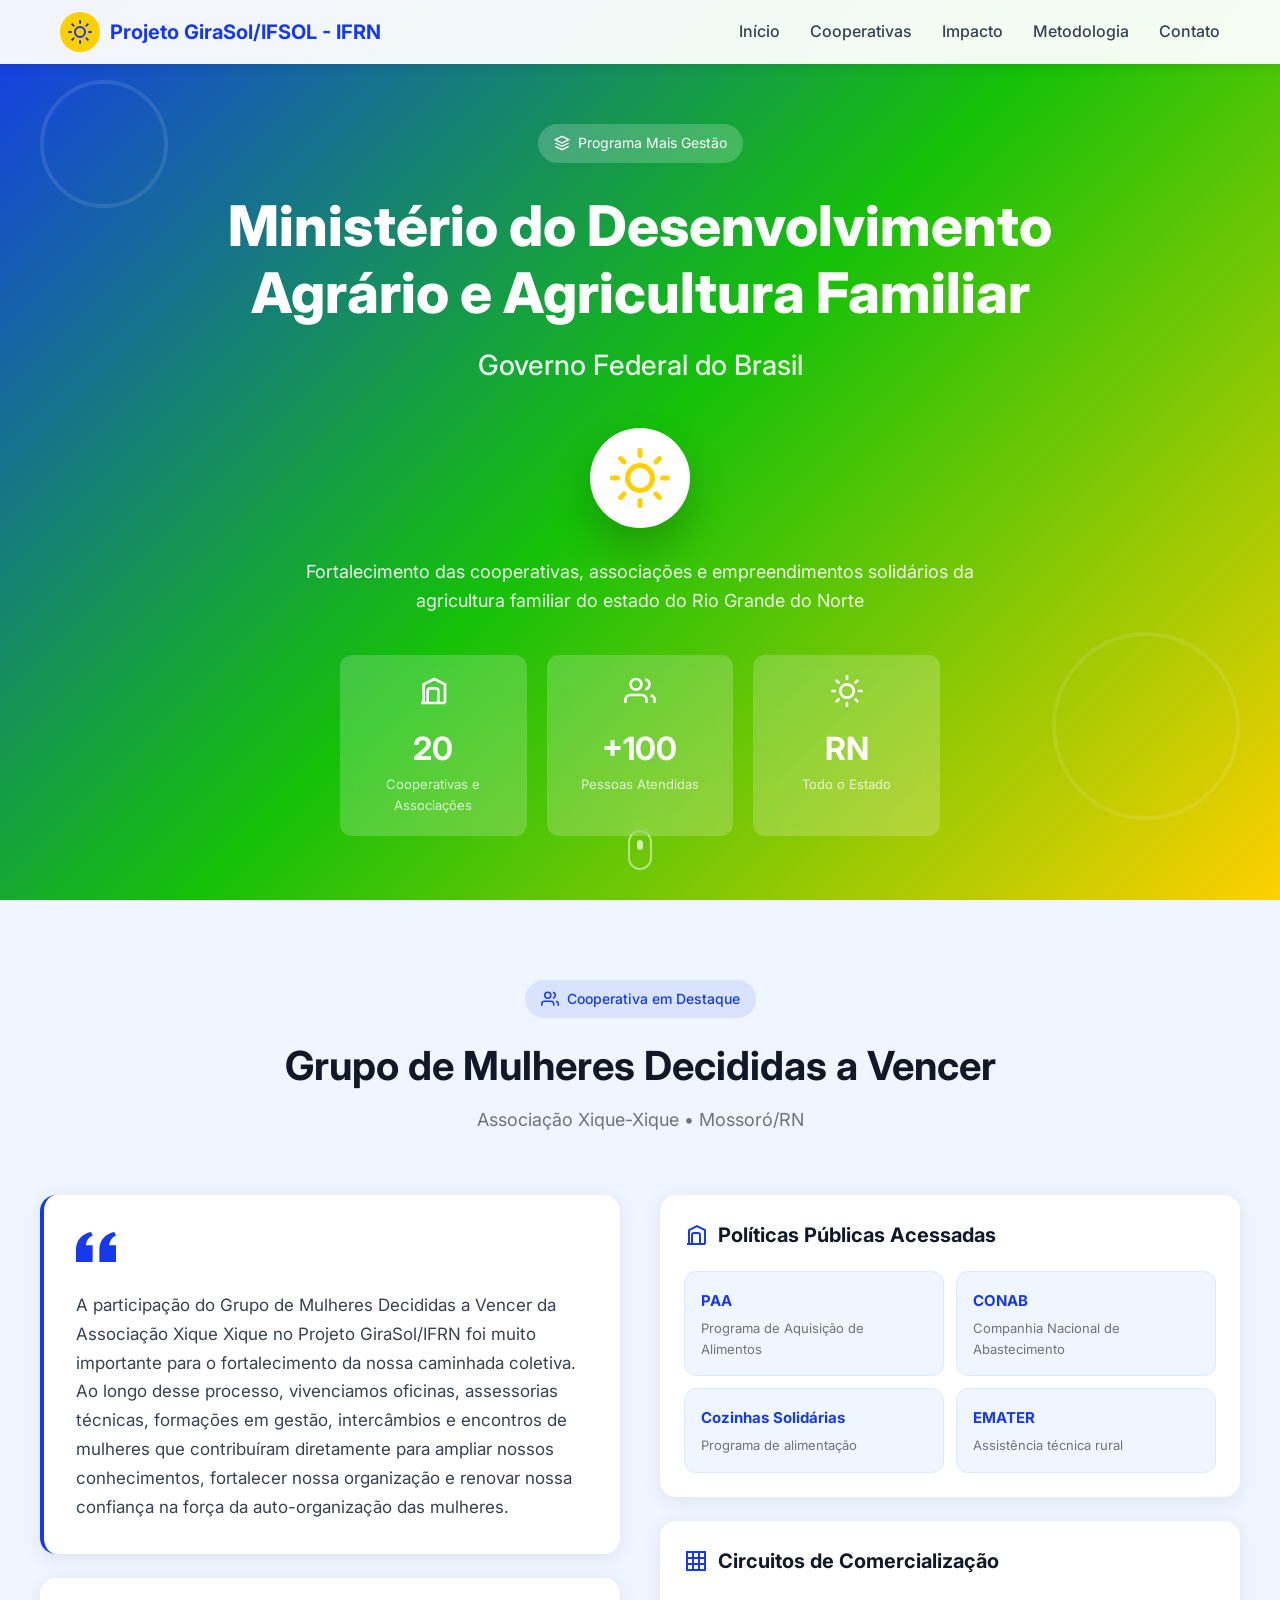
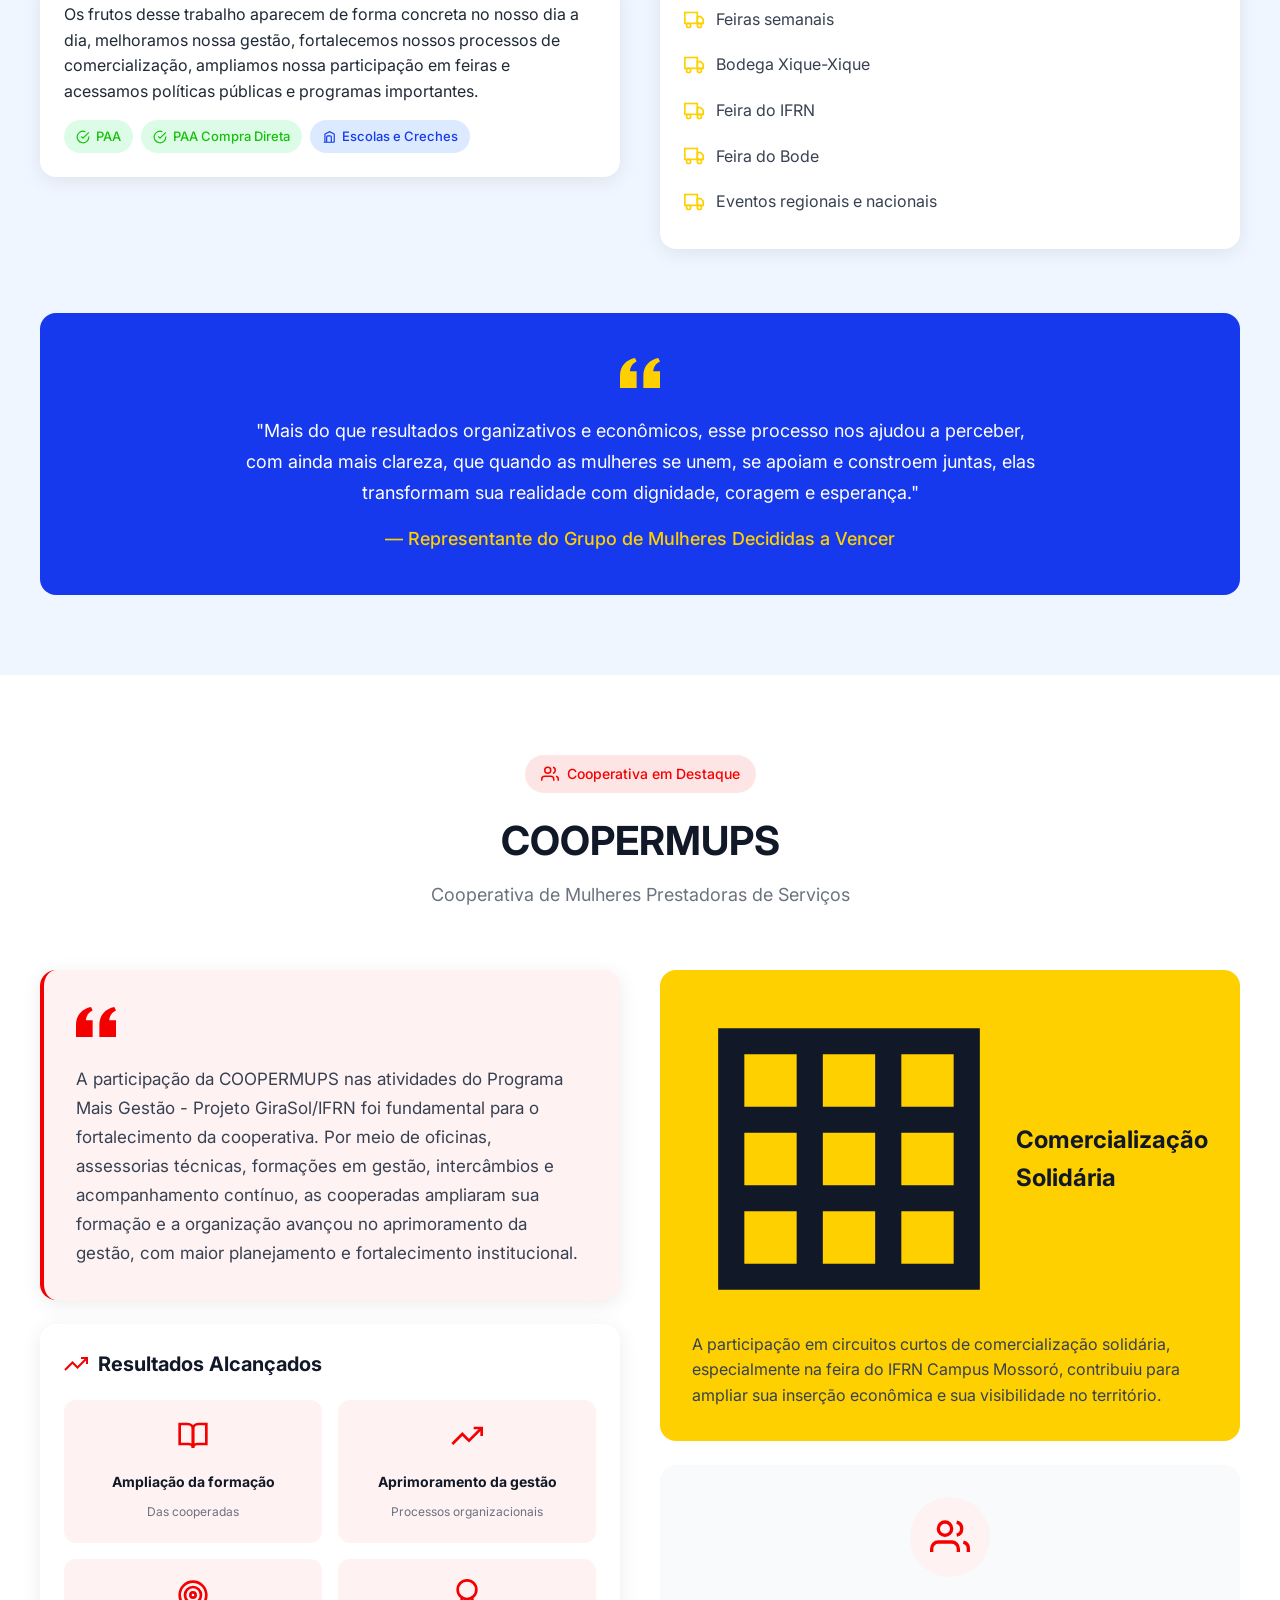
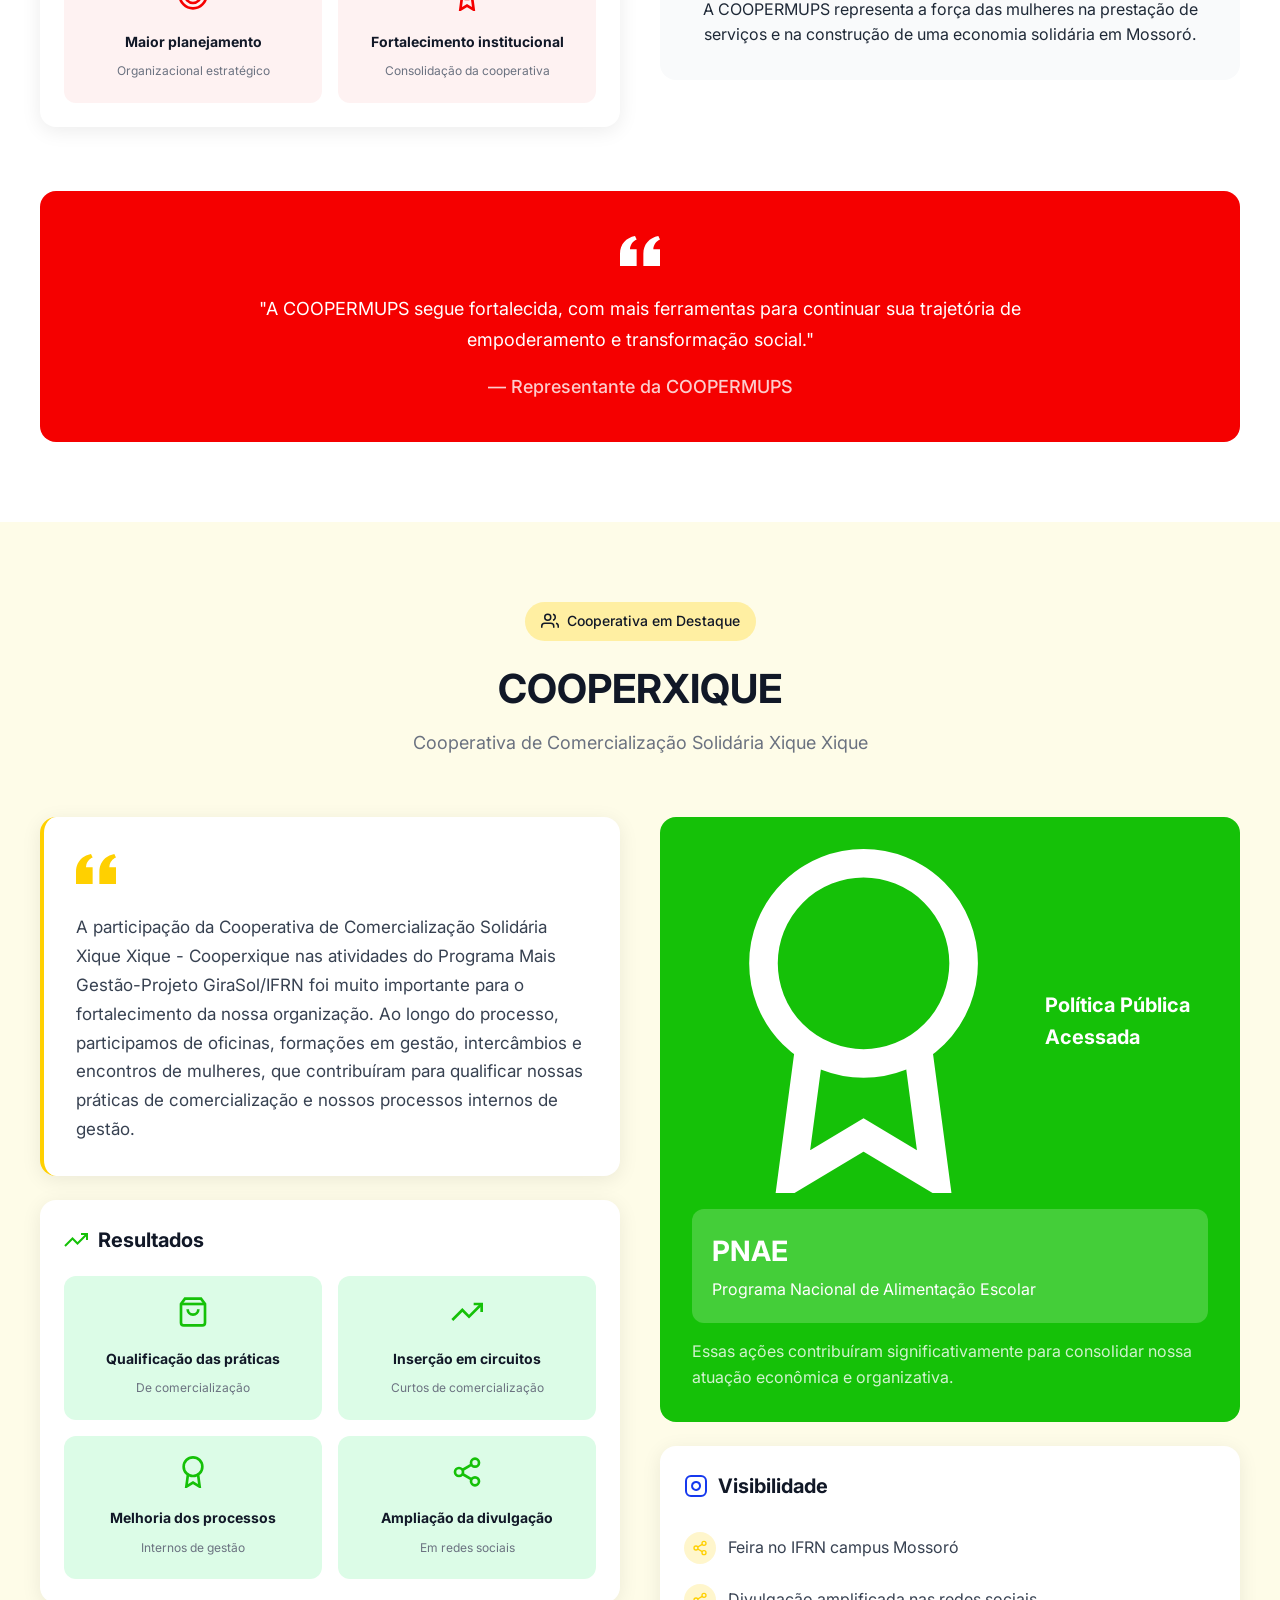
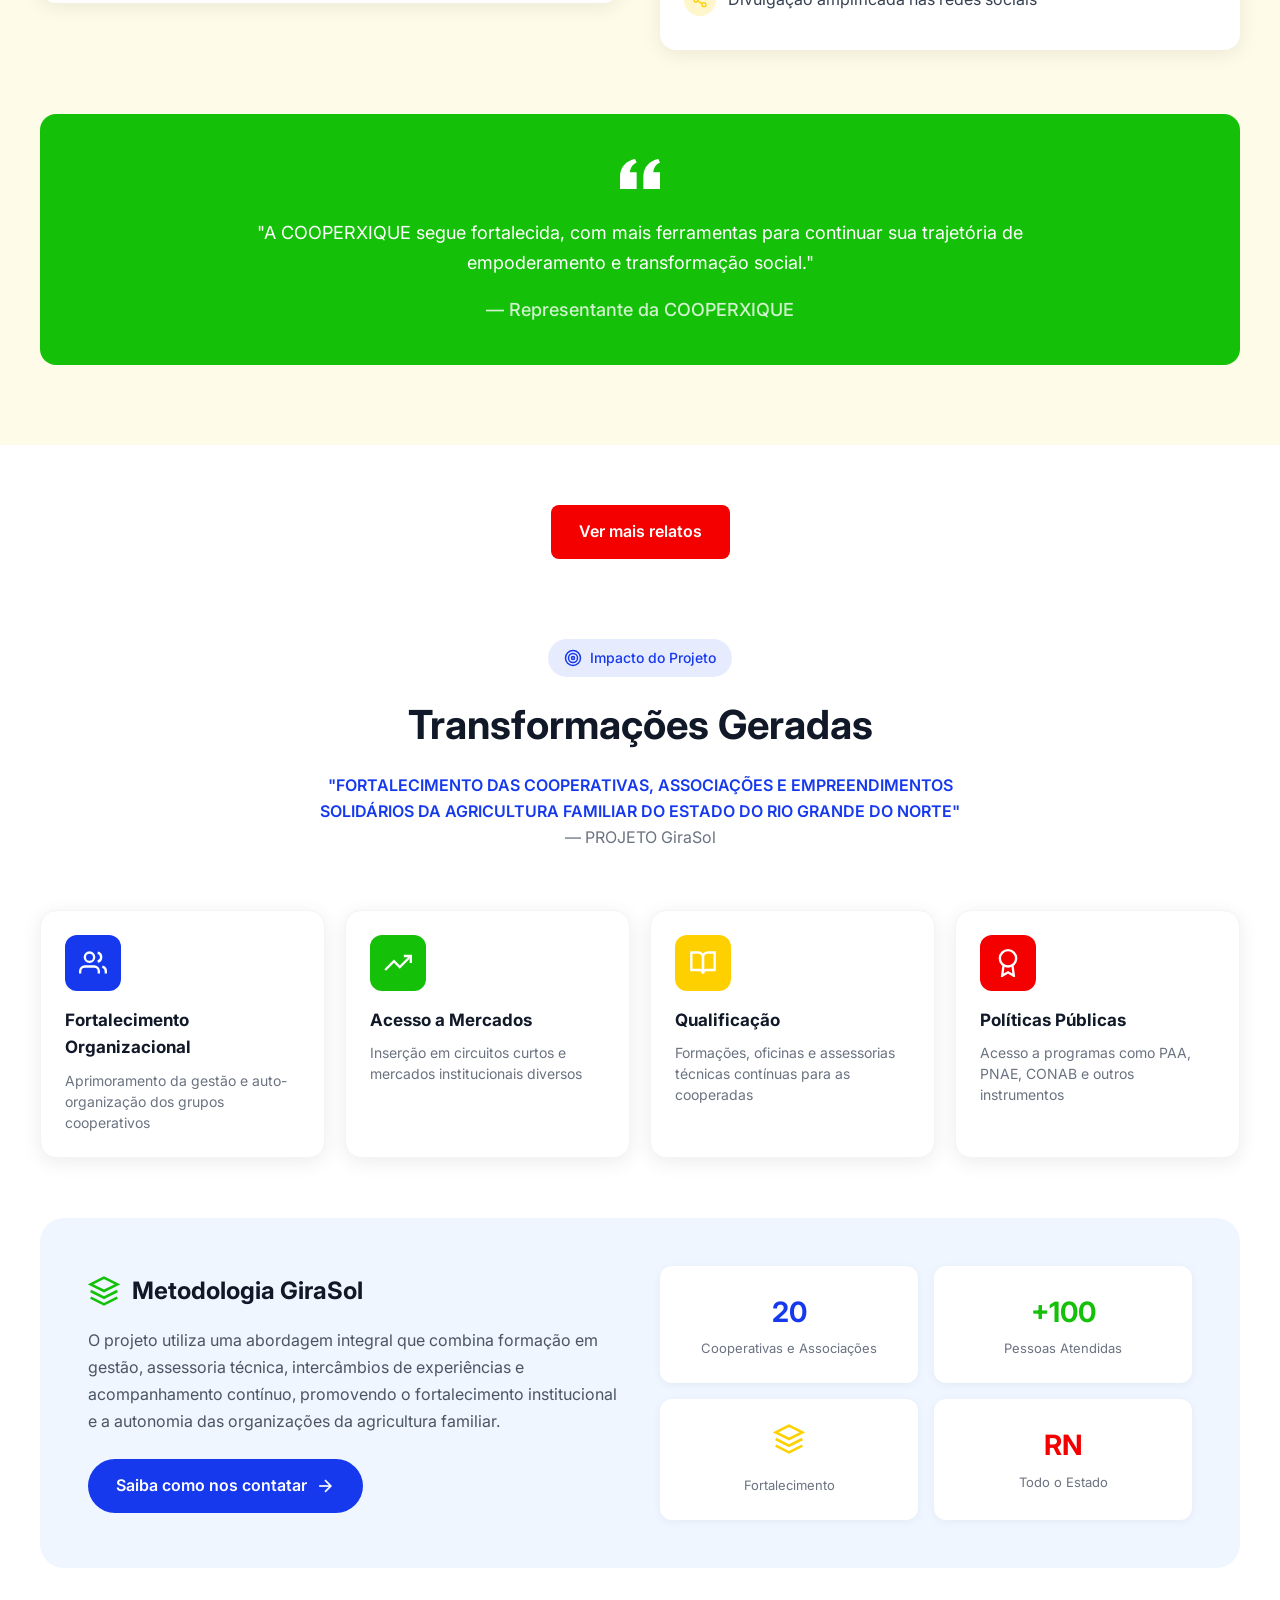
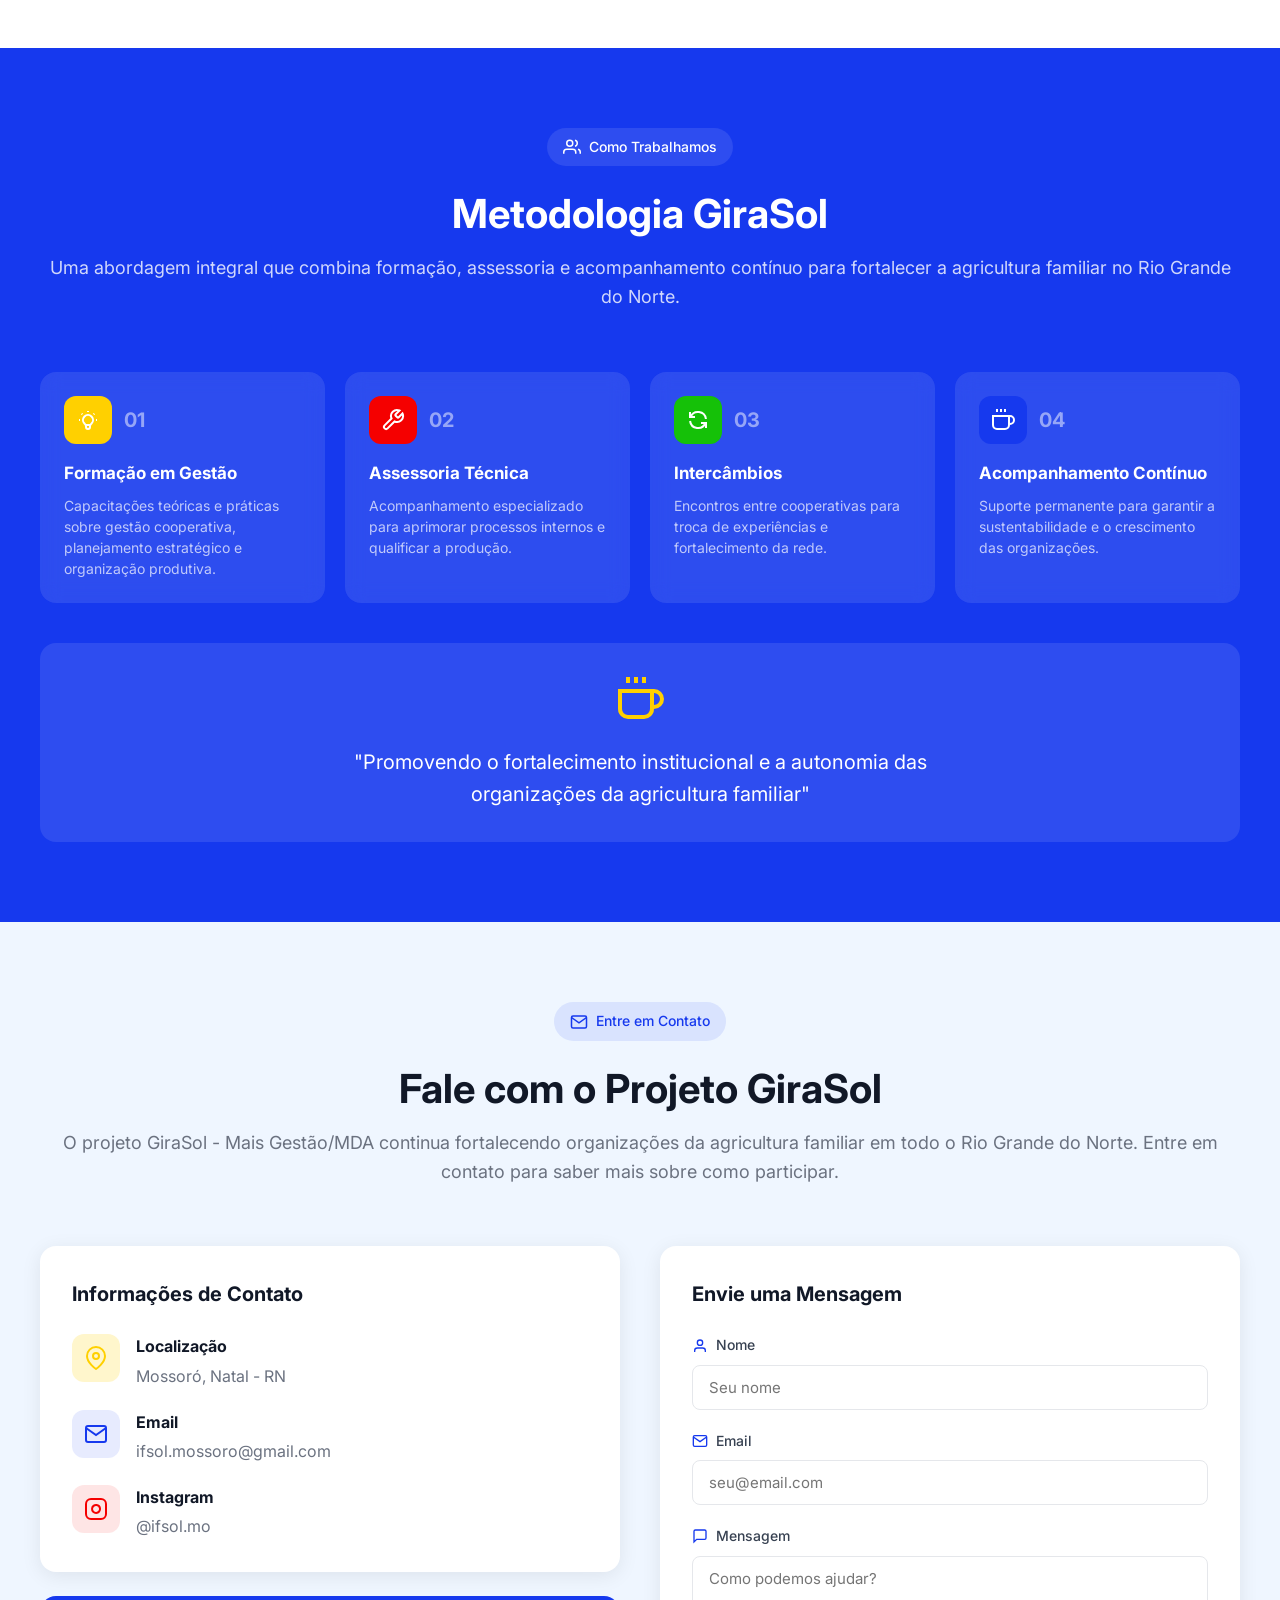
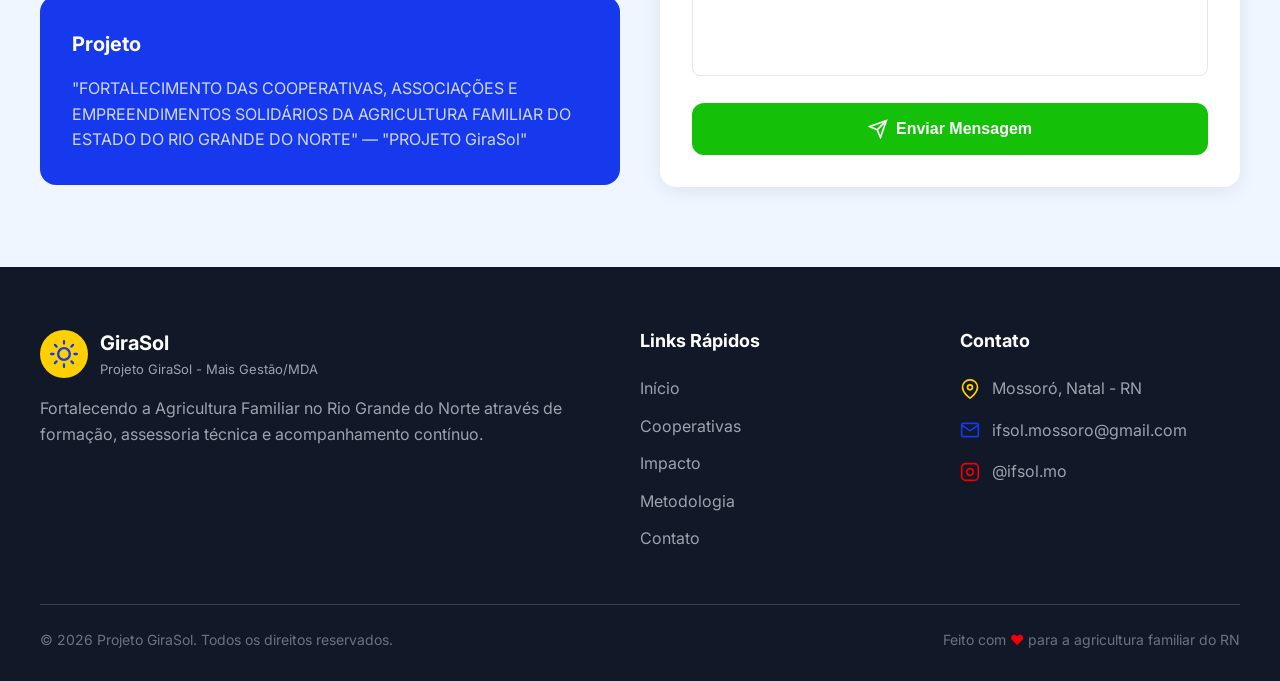
<file: index (1).html>
<!DOCTYPE html>
<html lang="pt-BR">
<head>
    <meta charset="UTF-8">
    <meta name="viewport" content="width=device-width, initial-scale=1.0">
    <title>Projeto GiraSol - Mais Gestão/MDA</title>
    <link rel="preconnect" href="https://fonts.googleapis.com">
    <link rel="preconnect" href="https://fonts.gstatic.com" crossorigin>
    <link href="https://fonts.googleapis.com/css2?family=Inter:wght@300;400;500;600;700;800&display=swap" rel="stylesheet">
    <style>
        * {
            margin: 0;
            padding: 0;
            box-sizing: border-box;
        }
        
        :root {
            --blue: #1639ee;
            --red: #f50000;
            --yellow: #ffd000;
            --green: #15c108;
        }
        
        html {
            scroll-behavior: smooth;
        }
        
        body {
            font-family: 'Inter', -apple-system, BlinkMacSystemFont, sans-serif;
            line-height: 1.6;
            color: #1f2937;
            background: #fff;
        }
        
        /* Header */
        .header {
            position: fixed;
            top: 0;
            left: 0;
            right: 0;
            z-index: 1000;
            background: rgba(255,255,255,0.95);
            backdrop-filter: blur(10px);
            box-shadow: 0 2px 10px rgba(0,0,0,0.1);
        }
        
        .top-bar {
            background: var(--blue);
            color: white;
            padding: 8px;
            text-align: center;
            font-size: 14px;
            font-weight: 500;
        }
        
        .nav {
            max-width: 1200px;
            margin: 0 auto;
            padding: 12px 20px;
            display: flex;
            justify-content: space-between;
            align-items: center;
        }
        
        .logo {
            display: flex;
            align-items: center;
            gap: 10px;
            text-decoration: none;
        }
        
        .logo-icon {
            width: 40px;
            height: 40px;
            background: var(--yellow);
            border-radius: 50%;
            display: flex;
            align-items: center;
            justify-content: center;
        }
        
        .logo-icon svg {
            width: 24px;
            height: 24px;
            color: var(--blue);
        }
        
        .logo-text {
            font-weight: 700;
            font-size: 20px;
            color: var(--blue);
        }
        
        .nav-links {
            display: flex;
            gap: 30px;
        }
        
        .nav-links a {
            text-decoration: none;
            color: #374151;
            font-weight: 500;
            transition: color 0.3s;
        }
        
        .nav-links a:hover {
            color: var(--blue);
        }
        
        .mobile-menu-btn {
            display: none;
            background: none;
            border: none;
            cursor: pointer;
        }
        
        /* Hero Section */
        .hero {
            min-height: 100vh;
            display: flex;
            align-items: center;
            justify-content: center;
            padding: 120px 20px 60px;
            position: relative;
            background: linear-gradient(135deg, var(--blue) 0%, var(--green) 50%, var(--yellow) 100%);
            overflow: hidden;
        }
        
        .hero::before {
            content: '';
            position: absolute;
            top: 80px;
            left: 40px;
            width: 120px;
            height: 120px;
            border: 4px solid rgba(255,255,255,0.1);
            border-radius: 50%;
        }
        
        .hero::after {
            content: '';
            position: absolute;
            bottom: 80px;
            right: 40px;
            width: 180px;
            height: 180px;
            border: 4px solid rgba(255,255,255,0.1);
            border-radius: 50%;
        }
        
        .hero-content {
            text-align: center;
            color: white;
            position: relative;
            z-index: 1;
            max-width: 900px;
        }
        
        .badge {
            display: inline-flex;
            align-items: center;
            gap: 8px;
            background: rgba(255,255,255,0.2);
            padding: 8px 16px;
            border-radius: 50px;
            font-size: 14px;
            margin-bottom: 30px;
        }
        
        .hero h1 {
            font-size: clamp(28px, 5vw, 56px);
            font-weight: 800;
            line-height: 1.2;
            margin-bottom: 16px;
        }
        
        .hero-subtitle {
            font-size: clamp(18px, 3vw, 28px);
            font-weight: 500;
            opacity: 0.9;
            margin-bottom: 40px;
        }
        
        .hero-logo {
            width: 100px;
            height: 100px;
            background: white;
            border-radius: 50%;
            display: flex;
            align-items: center;
            justify-content: center;
            margin: 0 auto 30px;
            box-shadow: 0 20px 40px rgba(0,0,0,0.2);
        }
        
        .hero-logo svg {
            width: 60px;
            height: 60px;
            color: var(--yellow);
        }
        
        .hero-description {
            font-size: 18px;
            opacity: 0.9;
            max-width: 700px;
            margin: 0 auto 40px;
        }
        
        .stats {
            display: grid;
            grid-template-columns: repeat(3, 1fr);
            gap: 20px;
            max-width: 600px;
            margin: 0 auto;
        }
        
        .stat-card {
            background: rgba(255,255,255,0.2);
            backdrop-filter: blur(10px);
            padding: 20px;
            border-radius: 12px;
        }
        
        .stat-card svg {
            width: 32px;
            height: 32px;
            margin-bottom: 8px;
        }
        
        .stat-number {
            font-size: 32px;
            font-weight: 700;
        }
        
        .stat-label {
            font-size: 13px;
            opacity: 0.8;
        }
        
        .scroll-indicator {
            position: absolute;
            bottom: 30px;
            left: 50%;
            transform: translateX(-50%);
            animation: bounce 2s infinite;
        }
        
        .scroll-indicator div {
            width: 24px;
            height: 40px;
            border: 2px solid rgba(255,255,255,0.5);
            border-radius: 20px;
            display: flex;
            justify-content: center;
            padding-top: 8px;
        }
        
        .scroll-indicator div::after {
            content: '';
            width: 6px;
            height: 10px;
            background: rgba(255,255,255,0.7);
            border-radius: 3px;
        }
        
        @keyframes bounce {
            0%, 20%, 50%, 80%, 100% { transform: translateX(-50%) translateY(0); }
            40% { transform: translateX(-50%) translateY(-10px); }
            60% { transform: translateX(-50%) translateY(-5px); }
        }
        
        /* Sections */
        section {
            padding: 80px 20px;
        }
        
        .container {
            max-width: 1200px;
            margin: 0 auto;
        }
        
        .section-header {
            text-align: center;
            margin-bottom: 60px;
        }
        
        .section-badge {
            display: inline-flex;
            align-items: center;
            gap: 8px;
            padding: 8px 16px;
            border-radius: 50px;
            font-size: 14px;
            font-weight: 500;
            margin-bottom: 16px;
        }
        
        .section-title {
            font-size: clamp(28px, 4vw, 40px);
            font-weight: 700;
            color: #111827;
            margin-bottom: 8px;
        }
        
        .section-subtitle {
            font-size: 18px;
            color: #6b7280;
        }
        
        /* Mulheres Decididas */
        .bg-blue-light { background: #eff6ff; }
        .bg-white { background: white; }
        .bg-yellow-light { background: #fefce8; }
        
        .two-columns {
            display: grid;
            grid-template-columns: 1fr 1fr;
            gap: 40px;
        }
        
        .quote-card {
            background: white;
            padding: 32px;
            border-radius: 16px;
            box-shadow: 0 4px 20px rgba(0,0,0,0.08);
            border-left: 4px solid var(--blue);
            margin-bottom: 24px;
        }
        
        .quote-card svg {
            width: 40px;
            height: 40px;
            color: var(--blue);
            margin-bottom: 16px;
        }
        
        .quote-card p {
            font-size: 17px;
            line-height: 1.7;
            color: #374151;
        }
        
        .info-card {
            background: white;
            padding: 24px;
            border-radius: 16px;
            box-shadow: 0 4px 20px rgba(0,0,0,0.08);
            margin-bottom: 24px;
        }
        
        .info-card h3 {
            display: flex;
            align-items: center;
            gap: 10px;
            font-size: 20px;
            margin-bottom: 20px;
            color: #111827;
        }
        
        .info-card h3 svg {
            width: 24px;
            height: 24px;
            color: var(--blue);
        }
        
        .policies-grid {
            display: grid;
            grid-template-columns: 1fr 1fr;
            gap: 12px;
        }
        
        .policy-item {
            background: #eff6ff;
            padding: 16px;
            border-radius: 12px;
            border: 1px solid #dbeafe;
        }
        
        .policy-item strong {
            color: var(--blue);
            font-size: 15px;
        }
        
        .policy-item p {
            font-size: 13px;
            color: #6b7280;
            margin-top: 4px;
        }
        
        .circuit-list {
            list-style: none;
        }
        
        .circuit-list li {
            display: flex;
            align-items: center;
            gap: 12px;
            padding: 10px 0;
            color: #374151;
        }
        
        .circuit-list li svg {
            width: 20px;
            height: 20px;
            color: var(--yellow);
            flex-shrink: 0;
        }
        
        .tags {
            display: flex;
            flex-wrap: wrap;
            gap: 8px;
            margin-top: 16px;
        }
        
        .tag {
            display: inline-flex;
            align-items: center;
            gap: 6px;
            padding: 6px 12px;
            border-radius: 50px;
            font-size: 13px;
            font-weight: 500;
        }
        
        .tag-green {
            background: #dcfce7;
            color: var(--green);
        }
        
        .tag-blue {
            background: #dbeafe;
            color: var(--blue);
        }
        
        .highlight-quote {
            background: var(--blue);
            color: white;
            padding: 40px;
            border-radius: 16px;
            text-align: center;
            margin-top: 40px;
        }
        
        .highlight-quote svg {
            width: 40px;
            height: 40px;
            color: var(--yellow);
            margin-bottom: 16px;
        }
        
        .highlight-quote p {
            font-size: 18px;
            line-height: 1.7;
            max-width: 800px;
            margin: 0 auto;
        }
        
        .highlight-quote .author {
            color: var(--yellow);
            margin-top: 16px;
            font-weight: 500;
        }
        
        /* COOPERMUPS */
        .results-grid {
            display: grid;
            grid-template-columns: 1fr 1fr;
            gap: 16px;
        }
        
        .result-item {
            background: #fef2f2;
            padding: 20px;
            border-radius: 12px;
            text-align: center;
        }
        
        .result-item svg {
            width: 32px;
            height: 32px;
            color: var(--red);
            margin-bottom: 12px;
        }
        
        .result-item strong {
            display: block;
            font-size: 14px;
            color: #111827;
            margin-bottom: 4px;
        }
        
        .result-item span {
            font-size: 12px;
            color: #6b7280;
        }
        
        .highlight-box {
            background: var(--yellow);
            padding: 32px;
            border-radius: 16px;
            margin-bottom: 24px;
        }
        
        .highlight-box h3 {
            display: flex;
            align-items: center;
            gap: 10px;
            font-size: 24px;
            color: #111827;
            margin-bottom: 16px;
        }
        
        .highlight-box p {
            color: #374151;
            line-height: 1.6;
        }
        
        .visual-box {
            background: #f9fafb;
            padding: 32px;
            border-radius: 16px;
            text-align: center;
        }
        
        .visual-icon {
            width: 80px;
            height: 80px;
            background: #fef2f2;
            border-radius: 50%;
            display: flex;
            align-items: center;
            justify-content: center;
            margin: 0 auto 20px;
        }
        
        .visual-icon svg {
            width: 40px;
            height: 40px;
            color: var(--red);
        }
        
        .red-quote {
            background: var(--red);
            color: white;
        }
        
        .red-quote svg {
            color: white;
        }
        
        .red-quote .author {
            color: rgba(255,255,255,0.8);
        }
        
        /* COOPERXIQUE */
        .green-quote {
            background: var(--green);
            color: white;
        }
        
        .green-quote svg {
            color: white;
        }
        
        .green-quote .author {
            color: rgba(255,255,255,0.8);
        }
        
        .pnae-box {
            background: var(--green);
            color: white;
            padding: 32px;
            border-radius: 16px;
            margin-bottom: 24px;
        }
        
        .pnae-box h3 {
            display: flex;
            align-items: center;
            gap: 10px;
            font-size: 20px;
            margin-bottom: 16px;
        }
        
        .pnae-highlight {
            background: rgba(255,255,255,0.2);
            padding: 20px;
            border-radius: 12px;
        }
        
        .pnae-highlight strong {
            font-size: 28px;
            display: block;
            margin-bottom: 4px;
        }
        
        .visibility-list li div {
            width: 32px;
            height: 32px;
            background: rgba(255, 208, 0, 0.2);
            border-radius: 50%;
            display: flex;
            align-items: center;
            justify-content: center;
        }
        
        .visibility-list li div svg {
            width: 16px;
            height: 16px;
            color: var(--yellow);
        }
        
        /* Impacto */
        .transform-cards {
            display: grid;
            grid-template-columns: repeat(4, 1fr);
            gap: 20px;
            margin-bottom: 60px;
        }
        
        .transform-card {
            background: white;
            padding: 24px;
            border-radius: 16px;
            box-shadow: 0 4px 20px rgba(0,0,0,0.08);
            border: 1px solid #f3f4f6;
            transition: box-shadow 0.3s;
        }
        
        .transform-card:hover {
            box-shadow: 0 8px 30px rgba(0,0,0,0.12);
        }
        
        .transform-icon {
            width: 56px;
            height: 56px;
            border-radius: 12px;
            display: flex;
            align-items: center;
            justify-content: center;
            margin-bottom: 16px;
        }
        
        .transform-icon svg {
            width: 28px;
            height: 28px;
            color: white;
        }
        
        .bg-blue { background: var(--blue); }
        .bg-green { background: var(--green); }
        .bg-yellow { background: var(--yellow); }
        .bg-red { background: var(--red); }
        
        .transform-card h3 {
            font-size: 17px;
            margin-bottom: 8px;
            color: #111827;
        }
        
        .transform-card p {
            font-size: 14px;
            color: #6b7280;
            line-height: 1.5;
        }
        
        .methodology-highlight {
            background: #eff6ff;
            padding: 48px;
            border-radius: 24px;
            display: grid;
            grid-template-columns: 1fr 1fr;
            gap: 40px;
            align-items: center;
        }
        
        .methodology-highlight h3 {
            display: flex;
            align-items: center;
            gap: 12px;
            font-size: 24px;
            margin-bottom: 16px;
            color: #111827;
        }
        
        .methodology-highlight h3 svg {
            width: 32px;
            height: 32px;
            color: var(--green);
        }
        
        .methodology-highlight p {
            color: #4b5563;
            line-height: 1.7;
            margin-bottom: 24px;
        }
        
        .btn {
            display: inline-flex;
            align-items: center;
            gap: 8px;
            padding: 14px 28px;
            border-radius: 50px;
            font-weight: 600;
            text-decoration: none;
            transition: opacity 0.3s;
        }
        
        .btn:hover {
            opacity: 0.9;
        }
        
        .btn-blue {
            background: var(--blue);
            color: white;
        }
        
        .btn svg {
            width: 20px;
            height: 20px;
        }
        
        .stats-grid {
            display: grid;
            grid-template-columns: 1fr 1fr;
            gap: 16px;
        }
        
        .stat-box {
            background: white;
            padding: 24px;
            border-radius: 12px;
            text-align: center;
            box-shadow: 0 2px 10px rgba(0,0,0,0.05);
        }
        
        .stat-box strong {
            font-size: 28px;
            color: var(--blue);
        }
        
        .stat-box span {
            display: block;
            font-size: 13px;
            color: #6b7280;
            margin-top: 4px;
        }
        
        /* Metodologia */
        .methodology-section {
            background: var(--blue);
            color: white;
        }
        
        .methodology-section .section-badge {
            background: rgba(255,255,255,0.1);
            color: white;
        }
        
        .methodology-section .section-title {
            color: white;
        }
        
        .methodology-section .section-subtitle {
            color: rgba(255,255,255,0.8);
        }
        
        .steps-grid {
            display: grid;
            grid-template-columns: repeat(4, 1fr);
            gap: 20px;
        }
        
        .step-card {
            background: rgba(255,255,255,0.1);
            backdrop-filter: blur(10px);
            padding: 24px;
            border-radius: 16px;
            transition: background 0.3s;
        }
        
        .step-card:hover {
            background: rgba(255,255,255,0.2);
        }
        
        .step-header {
            display: flex;
            align-items: center;
            gap: 12px;
            margin-bottom: 16px;
        }
        
        .step-icon {
            width: 48px;
            height: 48px;
            border-radius: 12px;
            display: flex;
            align-items: center;
            justify-content: center;
        }
        
        .step-icon svg {
            width: 24px;
            height: 24px;
            color: white;
        }
        
        .step-number {
            font-size: 20px;
            font-weight: 700;
            color: rgba(255,255,255,0.5);
        }
        
        .step-card h3 {
            font-size: 17px;
            margin-bottom: 8px;
        }
        
        .step-card p {
            font-size: 14px;
            color: rgba(255,255,255,0.7);
            line-height: 1.5;
        }
        
        .methodology-footer {
            background: rgba(255,255,255,0.1);
            padding: 32px;
            border-radius: 16px;
            text-align: center;
            margin-top: 40px;
        }
        
        .methodology-footer svg {
            width: 48px;
            height: 48px;
            color: var(--yellow);
            margin-bottom: 16px;
        }
        
        .methodology-footer p {
            font-size: 20px;
            max-width: 600px;
            margin: 0 auto;
        }
        
        /* Contato */
        .contact-section {
            background: #eff6ff;
        }
        
        .contact-grid {
            display: grid;
            grid-template-columns: 1fr 1fr;
            gap: 40px;
        }
        
        .contact-info {
            display: flex;
            flex-direction: column;
            gap: 24px;
        }
        
        .contact-card {
            background: white;
            padding: 32px;
            border-radius: 16px;
            box-shadow: 0 4px 20px rgba(0,0,0,0.08);
        }
        
        .contact-card h3 {
            font-size: 20px;
            margin-bottom: 24px;
            color: #111827;
        }
        
        .contact-item {
            display: flex;
            align-items: flex-start;
            gap: 16px;
            margin-bottom: 20px;
        }
        
        .contact-item:last-child {
            margin-bottom: 0;
        }
        
        .contact-icon {
            width: 48px;
            height: 48px;
            border-radius: 12px;
            display: flex;
            align-items: center;
            justify-content: center;
            flex-shrink: 0;
        }
        
        .contact-icon.yellow { background: rgba(255, 208, 0, 0.2); }
        .contact-icon.blue { background: rgba(22, 57, 238, 0.1); }
        .contact-icon.red { background: rgba(245, 0, 0, 0.1); }
        
        .contact-icon svg {
            width: 24px;
            height: 24px;
        }
        
        .contact-icon.yellow svg { color: var(--yellow); }
        .contact-icon.blue svg { color: var(--blue); }
        .contact-icon.red svg { color: var(--red); }
        
        .contact-item div strong {
            display: block;
            color: #111827;
            margin-bottom: 4px;
        }
        
        .contact-item div span,
        .contact-item div a {
            color: #6b7280;
            text-decoration: none;
        }
        
        .contact-item div a:hover {
            color: var(--red);
        }
        
        .project-card {
            background: var(--blue);
            color: white;
            padding: 32px;
            border-radius: 16px;
        }
        
        .project-card h3 {
            font-size: 20px;
            margin-bottom: 16px;
        }
        
        .project-card p {
            color: rgba(255,255,255,0.8);
            line-height: 1.6;
        }
        
        /* Form */
        .form-card {
            background: white;
            padding: 32px;
            border-radius: 16px;
            box-shadow: 0 4px 20px rgba(0,0,0,0.08);
        }
        
        .form-card h3 {
            font-size: 20px;
            margin-bottom: 24px;
            color: #111827;
        }
        
        .form-group {
            margin-bottom: 20px;
        }
        
        .form-group label {
            display: flex;
            align-items: center;
            gap: 8px;
            font-size: 14px;
            font-weight: 500;
            color: #374151;
            margin-bottom: 8px;
        }
        
        .form-group label svg {
            width: 16px;
            height: 16px;
            color: var(--blue);
        }
        
        .form-group input,
        .form-group textarea {
            width: 100%;
            padding: 12px 16px;
            border: 1px solid #e5e7eb;
            border-radius: 8px;
            font-size: 15px;
            font-family: inherit;
            transition: border-color 0.3s, box-shadow 0.3s;
        }
        
        .form-group input:focus,
        .form-group textarea:focus {
            outline: none;
            border-color: var(--blue);
            box-shadow: 0 0 0 3px rgba(22, 57, 238, 0.1);
        }
        
        .form-group textarea {
            resize: none;
            min-height: 120px;
        }
        
        .btn-submit {
            width: 100%;
            padding: 16px;
            background: var(--green);
            color: white;
            border: none;
            border-radius: 12px;
            font-size: 16px;
            font-weight: 600;
            cursor: pointer;
            display: flex;
            align-items: center;
            justify-content: center;
            gap: 8px;
            transition: opacity 0.3s;
        }
        
        .btn-submit:hover {
            opacity: 0.9;
        }
        
        .btn-submit svg {
            width: 20px;
            height: 20px;
        }
        
        /* Footer */
        footer {
            background: #111827;
            color: white;
            padding: 60px 20px 30px;
        }
        
        .footer-grid {
            display: grid;
            grid-template-columns: 2fr 1fr 1fr;
            gap: 40px;
            max-width: 1200px;
            margin: 0 auto 40px;
        }
        
        .footer-brand {
            display: flex;
            align-items: center;
            gap: 12px;
            margin-bottom: 16px;
        }
        
        .footer-brand .logo-icon {
            width: 48px;
            height: 48px;
        }
        
        .footer-brand .logo-icon svg {
            width: 28px;
            height: 28px;
        }
        
        .footer-brand div h3 {
            font-size: 20px;
        }
        
        .footer-brand div p {
            font-size: 13px;
            color: #9ca3af;
        }
        
        .footer-about {
            color: #9ca3af;
            line-height: 1.6;
        }
        
        .footer-links h4,
        .footer-contact h4 {
            font-size: 18px;
            margin-bottom: 20px;
        }
        
        .footer-links ul {
            list-style: none;
        }
        
        .footer-links li {
            margin-bottom: 12px;
        }
        
        .footer-links a {
            color: #9ca3af;
            text-decoration: none;
            transition: color 0.3s;
        }
        
        .footer-links a:hover {
            color: var(--yellow);
        }
        
        .footer-contact-item {
            display: flex;
            align-items: center;
            gap: 12px;
            margin-bottom: 16px;
            color: #9ca3af;
        }
        
        .footer-contact-item svg {
            width: 20px;
            height: 20px;
        }
        
        .footer-contact-item.yellow svg { color: var(--yellow); }
        .footer-contact-item.blue svg { color: var(--blue); }
        .footer-contact-item.red svg { color: var(--red); }
        
        .footer-contact-item a {
            color: #9ca3af;
            text-decoration: none;
            transition: color 0.3s;
        }
        
        .footer-contact-item a:hover {
            color: var(--red);
        }
        
        .footer-bottom {
            border-top: 1px solid #374151;
            padding-top: 24px;
            max-width: 1200px;
            margin: 0 auto;
            display: flex;
            justify-content: space-between;
            align-items: center;
            flex-wrap: wrap;
            gap: 16px;
        }
        
        .footer-bottom p {
            color: #6b7280;
            font-size: 14px;
        }
        
        .footer-bottom .heart {
            color: var(--red);
        }
        
        /* Mobile */
        @media (max-width: 768px) {
    .nav-links {
        display: none;
    }
    
    .mobile-menu-btn {
        display: block;
    }
    
    .stats {
        grid-template-columns: 1fr;
    }
    
    .two-columns,
    .transform-cards,
    .steps-grid,
    .contact-grid,
    .footer-grid {
        grid-template-columns: 1fr;
    }
    
    .methodology-highlight {
        grid-template-columns: 1fr;
    }
    
    .policies-grid,
    .results-grid,
    .stats-grid {
        grid-template-columns: 1fr;
    }
    
    .transform-cards {
        grid-template-columns: 1fr 1fr;
    }
    
    section {
        padding: 60px 16px;
    }
}

/* BOTÃO VER MAIS RELATOS */

.btn-relatos{
    display:inline-block;
    background: var(--red);
    color:white;
    padding:14px 28px;
    font-size:16px;
    font-weight:600;
    border-radius:8px;
    text-decoration:none;
    transition:0.3s;
}

.btn-relatos:hover{
    background:#b91c1c;
    transform:translateY(-2px);
}

</style>
</head>
<body>
    <!-- Header -->
    <header class="header">
        <nav class="nav">
            <a href="#inicio" class="logo">
                <div class="logo-icon">
                    <svg xmlns="http://www.w3.org/2000/svg" fill="none" viewBox="0 0 24 24" stroke="currentColor" stroke-width="2">
                        <circle cx="12" cy="12" r="5"/>
                        <path stroke-linecap="round" d="M12 1v2m0 18v2M4.22 4.22l1.42 1.42m12.72 12.72l1.42 1.42M1 12h2m18 0h2M4.22 19.78l1.42-1.42M18.36 5.64l1.42-1.42"/>
                    </svg>
                </div>
                <span class="logo-text">Projeto GiraSol/IFSOL - IFRN</span>
            </a>
            <div class="nav-links">
                <a href="#inicio">Início</a>
                <a href="#cooperativas">Cooperativas</a>
                <a href="#impacto">Impacto</a>
                <a href="#metodologia">Metodologia</a>
                <a href="#contato">Contato</a>
            </div>
            <button class="mobile-menu-btn">
                <svg width="24" height="24" viewBox="0 0 24 24" fill="none" stroke="currentColor" stroke-width="2">
                    <path d="M4 6h16M4 12h16M4 18h16"/>
                </svg>
            </button>
        </nav>
    </header>

    <!-- Hero -->
    <section class="hero" id="inicio">
        <div class="hero-content">
            <div class="badge">
                <svg width="16" height="16" viewBox="0 0 24 24" fill="none" stroke="currentColor" stroke-width="2">
                    <path d="M12 2L2 7l10 5 10-5-10-5zM2 17l10 5 10-5M2 12l10 5 10-5"/>
                </svg>
                Programa Mais Gestão
            </div>
            <h1>Ministério do Desenvolvimento<br>Agrário e Agricultura Familiar</h1>
            <p class="hero-subtitle">Governo Federal do Brasil</p>
            <div class="hero-logo">
                <svg xmlns="http://www.w3.org/2000/svg" fill="none" viewBox="0 0 24 24" stroke="currentColor" stroke-width="2">
                    <circle cx="12" cy="12" r="5"/>
                    <path stroke-linecap="round" d="M12 1v2m0 18v2M4.22 4.22l1.42 1.42m12.72 12.72l1.42 1.42M1 12h2m18 0h2M4.22 19.78l1.42-1.42M18.36 5.64l1.42-1.42"/>
                </svg>
            </div>
            <p class="hero-description">Fortalecimento das cooperativas, associações e empreendimentos solidários da agricultura familiar do estado do Rio Grande do Norte</p>
            <div class="stats">
                <div class="stat-card">
                    <svg viewBox="0 0 24 24" fill="none" stroke="currentColor" stroke-width="2">
                        <path d="M3 21h18M5 21V7l8-4 8 4v14M8 21v-9a2 2 0 012-2h4a2 2 0 012 2v9"/>
                    </svg>
                    <div class="stat-number">20</div>
                    <div class="stat-label">Cooperativas e Associações</div>
                </div>
                <div class="stat-card">
                    <svg viewBox="0 0 24 24" fill="none" stroke="currentColor" stroke-width="2">
                        <path d="M17 21v-2a4 4 0 00-4-4H5a4 4 0 00-4 4v2"/>
                        <circle cx="9" cy="7" r="4"/>
                        <path d="M23 21v-2a4 4 0 00-3-3.87M16 3.13a4 4 0 010 7.75"/>
                    </svg>
                    <div class="stat-number">+100</div>
                    <div class="stat-label">Pessoas Atendidas</div>
                </div>
                <div class="stat-card">
                    <svg viewBox="0 0 24 24" fill="none" stroke="currentColor" stroke-width="2">
                        <circle cx="12" cy="12" r="5"/>
                        <path stroke-linecap="round" d="M12 1v2m0 18v2M4.22 4.22l1.42 1.42m12.72 12.72l1.42 1.42M1 12h2m18 0h2M4.22 19.78l1.42-1.42M18.36 5.64l1.42-1.42"/>
                    </svg>
                    <div class="stat-number">RN</div>
                    <div class="stat-label">Todo o Estado</div>
                </div>
            </div>
        </div>
        <div class="scroll-indicator">
            <div></div>
        </div>
    </section>

    <!-- Mulheres Decididas -->
    <section class="bg-blue-light" id="cooperativas">
        <div class="container">
            <div class="section-header">
                <div class="section-badge" style="background: rgba(22,57,238,0.1); color: var(--blue);">
                    <svg width="18" height="18" viewBox="0 0 24 24" fill="none" stroke="currentColor" stroke-width="2">
                        <path d="M17 21v-2a4 4 0 00-4-4H5a4 4 0 00-4 4v2"/>
                        <circle cx="9" cy="7" r="4"/>
                        <path d="M23 21v-2a4 4 0 00-3-3.87M16 3.13a4 4 0 010 7.75"/>
                    </svg>
                    Cooperativa em Destaque
                </div>
                <h2 class="section-title">Grupo de Mulheres Decididas a Vencer</h2>
                <p class="section-subtitle">Associação Xique-Xique • Mossoró/RN</p>
            </div>
            <div class="two-columns">
                <div>
                    <div class="quote-card">
                        <svg viewBox="0 0 24 24" fill="currentColor">
                            <path d="M14.017 21v-7.391c0-5.704 3.731-9.57 8.983-10.609l.995 2.151c-2.432.917-3.995 3.638-3.995 5.849h4v10h-9.983zm-14.017 0v-7.391c0-5.704 3.748-9.57 9-10.609l.996 2.151c-2.433.917-3.996 3.638-3.996 5.849h3.983v10h-9.983z"/>
                        </svg>
                        <p>A participação do Grupo de Mulheres Decididas a Vencer da Associação Xique Xique no Projeto GiraSol/IFRN foi muito importante para o fortalecimento da nossa caminhada coletiva. Ao longo desse processo, vivenciamos oficinas, assessorias técnicas, formações em gestão, intercâmbios e encontros de mulheres que contribuíram diretamente para ampliar nossos conhecimentos, fortalecer nossa organização e renovar nossa confiança na força da auto-organização das mulheres.</p>
                    </div>
                    <div class="info-card">
                        <p>Os frutos desse trabalho aparecem de forma concreta no nosso dia a dia, melhoramos nossa gestão, fortalecemos nossos processos de comercialização, ampliamos nossa participação em feiras e acessamos políticas públicas e programas importantes.</p>
                        <div class="tags">
                            <span class="tag tag-green">
                                <svg width="14" height="14" viewBox="0 0 24 24" fill="none" stroke="currentColor" stroke-width="2">
                                    <path d="M22 11.08V12a10 10 0 11-5.93-9.14"/>
                                    <path d="M22 4L12 14.01l-3-3"/>
                                </svg>
                                PAA
                            </span>
                            <span class="tag tag-green">
                                <svg width="14" height="14" viewBox="0 0 24 24" fill="none" stroke="currentColor" stroke-width="2">
                                    <path d="M22 11.08V12a10 10 0 11-5.93-9.14"/>
                                    <path d="M22 4L12 14.01l-3-3"/>
                                </svg>
                                PAA Compra Direta
                            </span>
                            <span class="tag tag-blue">
                                <svg width="14" height="14" viewBox="0 0 24 24" fill="none" stroke="currentColor" stroke-width="2">
                                    <path d="M3 21h18M5 21V7l8-4 8 4v14M8 21v-9a2 2 0 012-2h4a2 2 0 012 2v9"/>
                                </svg>
                                Escolas e Creches
                            </span>
                        </div>
                    </div>
                </div>
                <div>
                    <div class="info-card">
                        <h3>
                            <svg viewBox="0 0 24 24" fill="none" stroke="currentColor" stroke-width="2">
                                <path d="M3 21h18M5 21V7l8-4 8 4v14M8 21v-9a2 2 0 012-2h4a2 2 0 012 2v9"/>
                            </svg>
                            Políticas Públicas Acessadas
                        </h3>
                        <div class="policies-grid">
                            <div class="policy-item">
                                <strong>PAA</strong>
                                <p>Programa de Aquisição de Alimentos</p>
                            </div>
                            <div class="policy-item">
                                <strong>CONAB</strong>
                                <p>Companhia Nacional de Abastecimento</p>
                            </div>
                            <div class="policy-item">
                                <strong>Cozinhas Solidárias</strong>
                                <p>Programa de alimentação</p>
                            </div>
                            <div class="policy-item">
                                <strong>EMATER</strong>
                                <p>Assistência técnica rural</p>
                            </div>
                        </div>
                    </div>
                    <div class="info-card">
                        <h3>
                            <svg viewBox="0 0 24 24" fill="none" stroke="currentColor" stroke-width="2">
                                <path d="M3 3h18v18H3zM9 3v18M15 3v18M3 9h18M3 15h18"/>
                            </svg>
                            Circuitos de Comercialização
                        </h3>
                        <ul class="circuit-list">
                            <li>
                                <svg viewBox="0 0 24 24" fill="none" stroke="currentColor" stroke-width="2">
                                    <rect x="1" y="3" width="15" height="13"/>
                                    <polygon points="16 8 20 8 23 11 23 16 16 16 16 8"/>
                                    <circle cx="5.5" cy="18.5" r="2.5"/>
                                    <circle cx="18.5" cy="18.5" r="2.5"/>
                                </svg>
                                Feiras semanais
                            </li>
                            <li>
                                <svg viewBox="0 0 24 24" fill="none" stroke="currentColor" stroke-width="2">
                                    <rect x="1" y="3" width="15" height="13"/>
                                    <polygon points="16 8 20 8 23 11 23 16 16 16 16 8"/>
                                    <circle cx="5.5" cy="18.5" r="2.5"/>
                                    <circle cx="18.5" cy="18.5" r="2.5"/>
                                </svg>
                                Bodega Xique-Xique
                            </li>
                            <li>
                                <svg viewBox="0 0 24 24" fill="none" stroke="currentColor" stroke-width="2">
                                    <rect x="1" y="3" width="15" height="13"/>
                                    <polygon points="16 8 20 8 23 11 23 16 16 16 16 8"/>
                                    <circle cx="5.5" cy="18.5" r="2.5"/>
                                    <circle cx="18.5" cy="18.5" r="2.5"/>
                                </svg>
                                Feira do IFRN
                            </li>
                            <li>
                                <svg viewBox="0 0 24 24" fill="none" stroke="currentColor" stroke-width="2">
                                    <rect x="1" y="3" width="15" height="13"/>
                                    <polygon points="16 8 20 8 23 11 23 16 16 16 16 8"/>
                                    <circle cx="5.5" cy="18.5" r="2.5"/>
                                    <circle cx="18.5" cy="18.5" r="2.5"/>
                                </svg>
                                Feira do Bode
                            </li>
                            <li>
                                <svg viewBox="0 0 24 24" fill="none" stroke="currentColor" stroke-width="2">
                                    <rect x="1" y="3" width="15" height="13"/>
                                    <polygon points="16 8 20 8 23 11 23 16 16 16 16 8"/>
                                    <circle cx="5.5" cy="18.5" r="2.5"/>
                                    <circle cx="18.5" cy="18.5" r="2.5"/>
                                </svg>
                                Eventos regionais e nacionais
                            </li>
                        </ul>
                    </div>
                </div>
            </div>
            <div class="highlight-quote">
                <svg viewBox="0 0 24 24" fill="currentColor">
                    <path d="M14.017 21v-7.391c0-5.704 3.731-9.57 8.983-10.609l.995 2.151c-2.432.917-3.995 3.638-3.995 5.849h4v10h-9.983zm-14.017 0v-7.391c0-5.704 3.748-9.57 9-10.609l.996 2.151c-2.433.917-3.996 3.638-3.996 5.849h3.983v10h-9.983z"/>
                </svg>
                <p>"Mais do que resultados organizativos e econômicos, esse processo nos ajudou a perceber, com ainda mais clareza, que quando as mulheres se unem, se apoiam e constroem juntas, elas transformam sua realidade com dignidade, coragem e esperança."</p>
                <p class="author">— Representante do Grupo de Mulheres Decididas a Vencer</p>
            </div>
        </div>
    </section>

    <!-- COOPERMUPS -->
    <section class="bg-white">
        <div class="container">
            <div class="section-header">
                <div class="section-badge" style="background: rgba(245,0,0,0.1); color: var(--red);">
                    <svg width="18" height="18" viewBox="0 0 24 24" fill="none" stroke="currentColor" stroke-width="2">
                        <path d="M17 21v-2a4 4 0 00-4-4H5a4 4 0 00-4 4v2"/>
                        <circle cx="9" cy="7" r="4"/>
                        <path d="M23 21v-2a4 4 0 00-3-3.87M16 3.13a4 4 0 010 7.75"/>
                    </svg>
                    Cooperativa em Destaque
                </div>
                <h2 class="section-title">COOPERMUPS</h2>
                <p class="section-subtitle">Cooperativa de Mulheres Prestadoras de Serviços</p>
            </div>
            <div class="two-columns">
                <div>
                    <div class="quote-card" style="border-left-color: var(--red); background: #fef2f2;">
                        <svg viewBox="0 0 24 24" fill="currentColor" style="color: var(--red);">
                            <path d="M14.017 21v-7.391c0-5.704 3.731-9.57 8.983-10.609l.995 2.151c-2.432.917-3.995 3.638-3.995 5.849h4v10h-9.983zm-14.017 0v-7.391c0-5.704 3.748-9.57 9-10.609l.996 2.151c-2.433.917-3.996 3.638-3.996 5.849h3.983v10h-9.983z"/>
                        </svg>
                        <p>A participação da COOPERMUPS nas atividades do Programa Mais Gestão - Projeto GiraSol/IFRN foi fundamental para o fortalecimento da cooperativa. Por meio de oficinas, assessorias técnicas, formações em gestão, intercâmbios e acompanhamento contínuo, as cooperadas ampliaram sua formação e a organização avançou no aprimoramento da gestão, com maior planejamento e fortalecimento institucional.</p>
                    </div>
                    <div class="info-card">
                        <h3 style="color: #111827;">
                            <svg viewBox="0 0 24 24" fill="none" stroke="currentColor" stroke-width="2" style="color: var(--red);">
                                <path d="M23 6l-9.5 9.5-5-5L1 18"/>
                                <path d="M17 6h6v6"/>
                            </svg>
                            Resultados Alcançados
                        </h3>
                        <div class="results-grid">
                            <div class="result-item">
                                <svg viewBox="0 0 24 24" fill="none" stroke="currentColor" stroke-width="2">
                                    <path d="M2 3h6a4 4 0 014 4v14a3 3 0 00-3-3H2z"/>
                                    <path d="M22 3h-6a4 4 0 00-4 4v14a3 3 0 013-3h7z"/>
                                </svg>
                                <strong>Ampliação da formação</strong>
                                <span>Das cooperadas</span>
                            </div>
                            <div class="result-item">
                                <svg viewBox="0 0 24 24" fill="none" stroke="currentColor" stroke-width="2">
                                    <path d="M23 6l-9.5 9.5-5-5L1 18"/>
                                    <path d="M17 6h6v6"/>
                                </svg>
                                <strong>Aprimoramento da gestão</strong>
                                <span>Processos organizacionais</span>
                            </div>
                            <div class="result-item">
                                <svg viewBox="0 0 24 24" fill="none" stroke="currentColor" stroke-width="2">
                                    <circle cx="12" cy="12" r="10"/>
                                    <circle cx="12" cy="12" r="6"/>
                                    <circle cx="12" cy="12" r="2"/>
                                </svg>
                                <strong>Maior planejamento</strong>
                                <span>Organizacional estratégico</span>
                            </div>
                            <div class="result-item">
                                <svg viewBox="0 0 24 24" fill="none" stroke="currentColor" stroke-width="2">
                                    <circle cx="12" cy="8" r="7"/>
                                    <path d="M8.21 13.89L7 23l5-3 5 3-1.21-9.12"/>
                                </svg>
                                <strong>Fortalecimento institucional</strong>
                                <span>Consolidação da cooperativa</span>
                            </div>
                        </div>
                    </div>
                </div>
                <div>
                    <div class="highlight-box">
                        <h3>
                            <svg viewBox="0 0 24 24" fill="none" stroke="currentColor" stroke-width="2">
                                <path d="M3 3h18v18H3zM9 3v18M15 3v18M3 9h18M3 15h18"/>
                            </svg>
                            Comercialização Solidária
                        </h3>
                        <p>A participação em circuitos curtos de comercialização solidária, especialmente na feira do IFRN Campus Mossoró, contribuiu para ampliar sua inserção econômica e sua visibilidade no território.</p>
                    </div>
                    <div class="visual-box">
                        <div class="visual-icon">
                            <svg viewBox="0 0 24 24" fill="none" stroke="currentColor" stroke-width="2">
                                <path d="M17 21v-2a4 4 0 00-4-4H5a4 4 0 00-4 4v2"/>
                                <circle cx="9" cy="7" r="4"/>
                                <path d="M23 21v-2a4 4 0 00-3-3.87M16 3.13a4 4 0 010 7.75"/>
                            </svg>
                        </div>
                        <p>A COOPERMUPS representa a força das mulheres na prestação de serviços e na construção de uma economia solidária em Mossoró.</p>
                    </div>
                </div>
            </div>
            <div class="highlight-quote red-quote">
                <svg viewBox="0 0 24 24" fill="currentColor">
                    <path d="M14.017 21v-7.391c0-5.704 3.731-9.57 8.983-10.609l.995 2.151c-2.432.917-3.995 3.638-3.995 5.849h4v10h-9.983zm-14.017 0v-7.391c0-5.704 3.748-9.57 9-10.609l.996 2.151c-2.433.917-3.996 3.638-3.996 5.849h3.983v10h-9.983z"/>
                </svg>
                <p>"A COOPERMUPS segue fortalecida, com mais ferramentas para continuar sua trajetória de empoderamento e transformação social."</p>
                <p class="author">— Representante da COOPERMUPS</p>
            </div>
        </div>
    </section>

    <!-- COOPERXIQUE -->
    <section class="bg-yellow-light">
        <div class="container">
            <div class="section-header">
                <div class="section-badge" style="background: rgba(255,208,0,0.3); color: #111827;">
                    <svg width="18" height="18" viewBox="0 0 24 24" fill="none" stroke="currentColor" stroke-width="2">
                        <path d="M17 21v-2a4 4 0 00-4-4H5a4 4 0 00-4 4v2"/>
                        <circle cx="9" cy="7" r="4"/>
                        <path d="M23 21v-2a4 4 0 00-3-3.87M16 3.13a4 4 0 010 7.75"/>
                    </svg>
                    Cooperativa em Destaque
                </div>
                <h2 class="section-title">COOPERXIQUE</h2>
                <p class="section-subtitle">Cooperativa de Comercialização Solidária Xique Xique</p>
            </div>
            <div class="two-columns">
                <div>
                    <div class="quote-card" style="border-left-color: var(--yellow);">
                        <svg viewBox="0 0 24 24" fill="currentColor" style="color: var(--yellow);">
                            <path d="M14.017 21v-7.391c0-5.704 3.731-9.57 8.983-10.609l.995 2.151c-2.432.917-3.995 3.638-3.995 5.849h4v10h-9.983zm-14.017 0v-7.391c0-5.704 3.748-9.57 9-10.609l.996 2.151c-2.433.917-3.996 3.638-3.996 5.849h3.983v10h-9.983z"/>
                        </svg>
                        <p>A participação da Cooperativa de Comercialização Solidária Xique Xique - Cooperxique nas atividades do Programa Mais Gestão-Projeto GiraSol/IFRN foi muito importante para o fortalecimento da nossa organização. Ao longo do processo, participamos de oficinas, formações em gestão, intercâmbios e encontros de mulheres, que contribuíram para qualificar nossas práticas de comercialização e nossos processos internos de gestão.</p>
                    </div>
                    <div class="info-card">
                        <h3>
                            <svg viewBox="0 0 24 24" fill="none" stroke="currentColor" stroke-width="2" style="color: var(--green);">
                                <path d="M23 6l-9.5 9.5-5-5L1 18"/>
                                <path d="M17 6h6v6"/>
                            </svg>
                            Resultados
                        </h3>
                        <div class="results-grid">
                            <div class="result-item" style="background: #dcfce7;">
                                <svg viewBox="0 0 24 24" fill="none" stroke="currentColor" stroke-width="2" style="color: var(--green);">
                                    <path d="M6 2L3 6v14a2 2 0 002 2h14a2 2 0 002-2V6l-3-4z"/>
                                    <line x1="3" y1="6" x2="21" y2="6"/>
                                    <path d="M16 10a4 4 0 01-8 0"/>
                                </svg>
                                <strong>Qualificação das práticas</strong>
                                <span>De comercialização</span>
                            </div>
                            <div class="result-item" style="background: #dcfce7;">
                                <svg viewBox="0 0 24 24" fill="none" stroke="currentColor" stroke-width="2" style="color: var(--green);">
                                    <path d="M23 6l-9.5 9.5-5-5L1 18"/>
                                    <path d="M17 6h6v6"/>
                                </svg>
                                <strong>Inserção em circuitos</strong>
                                <span>Curtos de comercialização</span>
                            </div>
                            <div class="result-item" style="background: #dcfce7;">
                                <svg viewBox="0 0 24 24" fill="none" stroke="currentColor" stroke-width="2" style="color: var(--green);">
                                    <circle cx="12" cy="8" r="7"/>
                                    <path d="M8.21 13.89L7 23l5-3 5 3-1.21-9.12"/>
                                </svg>
                                <strong>Melhoria dos processos</strong>
                                <span>Internos de gestão</span>
                            </div>
                            <div class="result-item" style="background: #dcfce7;">
                                <svg viewBox="0 0 24 24" fill="none" stroke="currentColor" stroke-width="2" style="color: var(--green);">
                                    <circle cx="18" cy="5" r="3"/>
                                    <circle cx="6" cy="12" r="3"/>
                                    <circle cx="18" cy="19" r="3"/>
                                    <line x1="8.59" y1="13.51" x2="15.42" y2="17.49"/>
                                    <line x1="15.41" y1="6.51" x2="8.59" y2="10.49"/>
                                </svg>
                                <strong>Ampliação da divulgação</strong>
                                <span>Em redes sociais</span>
                            </div>
                        </div>
                    </div>
                </div>
                <div>
                    <div class="pnae-box">
                        <h3>
                            <svg viewBox="0 0 24 24" fill="none" stroke="currentColor" stroke-width="2">
                                <circle cx="12" cy="8" r="7"/>
                                <path d="M8.21 13.89L7 23l5-3 5 3-1.21-9.12"/>
                            </svg>
                            Política Pública Acessada
                        </h3>
                        <div class="pnae-highlight">
                            <strong>PNAE</strong>
                            <span>Programa Nacional de Alimentação Escolar</span>
                        </div>
                        <p style="margin-top: 16px; color: rgba(255,255,255,0.8);">Essas ações contribuíram significativamente para consolidar nossa atuação econômica e organizativa.</p>
                    </div>
                    <div class="info-card">
                        <h3>
                            <svg viewBox="0 0 24 24" fill="none" stroke="currentColor" stroke-width="2" style="color: var(--blue);">
                                <rect x="2" y="2" width="20" height="20" rx="5" ry="5"/>
                                <path d="M16 11.37A4 4 0 1112.63 8 4 4 0 0116 11.37z"/>
                                <line x1="17.5" y1="6.5" x2="17.51" y2="6.5"/>
                            </svg>
                            Visibilidade
                        </h3>
                        <ul class="circuit-list visibility-list">
                            <li>
                                <div>
                                    <svg viewBox="0 0 24 24" fill="none" stroke="currentColor" stroke-width="2">
                                        <circle cx="18" cy="5" r="3"/>
                                        <circle cx="6" cy="12" r="3"/>
                                        <circle cx="18" cy="19" r="3"/>
                                        <line x1="8.59" y1="13.51" x2="15.42" y2="17.49"/>
                                        <line x1="15.41" y1="6.51" x2="8.59" y2="10.49"/>
                                    </svg>
                                </div>
                                Feira no IFRN campus Mossoró
                            </li>
                            <li>
                                <div>
                                    <svg viewBox="0 0 24 24" fill="none" stroke="currentColor" stroke-width="2">
                                        <circle cx="18" cy="5" r="3"/>
                                        <circle cx="6" cy="12" r="3"/>
                                        <circle cx="18" cy="19" r="3"/>
                                        <line x1="8.59" y1="13.51" x2="15.42" y2="17.49"/>
                                        <line x1="15.41" y1="6.51" x2="8.59" y2="10.49"/>
                                    </svg>
                                </div>
                                Divulgação amplificada nas redes sociais
                            </li>
                        </ul>
                    </div>
                </div>
            </div>
            <div class="highlight-quote green-quote">
                <svg viewBox="0 0 24 24" fill="currentColor">
                    <path d="M14.017 21v-7.391c0-5.704 3.731-9.57 8.983-10.609l.995 2.151c-2.432.917-3.995 3.638-3.995 5.849h4v10h-9.983zm-14.017 0v-7.391c0-5.704 3.748-9.57 9-10.609l.996 2.151c-2.433.917-3.996 3.638-3.996 5.849h3.983v10h-9.983z"/>
                </svg>
                <p>"A COOPERXIQUE segue fortalecida, com mais ferramentas para continuar sua trajetória de empoderamento e transformação social."</p>
                <p class="author">— Representante da COOPERXIQUE</p>
            </div>
        </div>
    </section>

<div class="container" style="text-align:center; margin-top:60px;">
    <a href="mais-relatos.html" class="btn-relatos">Ver mais relatos</a>
</div>

    <!-- Impacto -->
    <section class="bg-white" id="impacto">
        <div class="container">
            <div class="section-header">
                <div class="section-badge" style="background: rgba(22,57,238,0.1); color: var(--blue);">
                    <svg width="18" height="18" viewBox="0 0 24 24" fill="none" stroke="currentColor" stroke-width="2">
                        <circle cx="12" cy="12" r="10"/>
                        <circle cx="12" cy="12" r="6"/>
                        <circle cx="12" cy="12" r="2"/>
                    </svg>
                    Impacto do Projeto
                </div>
                <h2 class="section-title">Transformações Geradas</h2>
                <p style="color: var(--blue); font-weight: 600; max-width: 700px; margin: 16px auto 0;">"FORTALECIMENTO DAS COOPERATIVAS, ASSOCIAÇÕES E EMPREENDIMENTOS SOLIDÁRIOS DA AGRICULTURA FAMILIAR DO ESTADO DO RIO GRANDE DO NORTE"</p>
                <p style="color: #6b7280;">— PROJETO GiraSol</p>
            </div>
            <div class="transform-cards">
                <div class="transform-card">
                    <div class="transform-icon bg-blue">
                        <svg viewBox="0 0 24 24" fill="none" stroke="currentColor" stroke-width="2">
                            <path d="M17 21v-2a4 4 0 00-4-4H5a4 4 0 00-4 4v2"/>
                            <circle cx="9" cy="7" r="4"/>
                            <path d="M23 21v-2a4 4 0 00-3-3.87M16 3.13a4 4 0 010 7.75"/>
                        </svg>
                    </div>
                    <h3>Fortalecimento Organizacional</h3>
                    <p>Aprimoramento da gestão e auto-organização dos grupos cooperativos</p>
                </div>
                <div class="transform-card">
                    <div class="transform-icon bg-green">
                        <svg viewBox="0 0 24 24" fill="none" stroke="currentColor" stroke-width="2">
                            <path d="M23 6l-9.5 9.5-5-5L1 18"/>
                            <path d="M17 6h6v6"/>
                        </svg>
                    </div>
                    <h3>Acesso a Mercados</h3>
                    <p>Inserção em circuitos curtos e mercados institucionais diversos</p>
                </div>
                <div class="transform-card">
                    <div class="transform-icon bg-yellow">
                        <svg viewBox="0 0 24 24" fill="none" stroke="currentColor" stroke-width="2">
                            <path d="M2 3h6a4 4 0 014 4v14a3 3 0 00-3-3H2z"/>
                            <path d="M22 3h-6a4 4 0 00-4 4v14a3 3 0 013-3h7z"/>
                        </svg>
                    </div>
                    <h3>Qualificação</h3>
                    <p>Formações, oficinas e assessorias técnicas contínuas para as cooperadas</p>
                </div>
                <div class="transform-card">
                    <div class="transform-icon bg-red">
                        <svg viewBox="0 0 24 24" fill="none" stroke="currentColor" stroke-width="2">
                            <circle cx="12" cy="8" r="7"/>
                            <path d="M8.21 13.89L7 23l5-3 5 3-1.21-9.12"/>
                        </svg>
                    </div>
                    <h3>Políticas Públicas</h3>
                    <p>Acesso a programas como PAA, PNAE, CONAB e outros instrumentos</p>
                </div>
            </div>
            <div class="methodology-highlight">
                <div>
                    <h3>
                        <svg viewBox="0 0 24 24" fill="none" stroke="currentColor" stroke-width="2">
                            <path d="M12 2L2 7l10 5 10-5-10-5zM2 17l10 5 10-5M2 12l10 5 10-5"/>
                        </svg>
                        Metodologia GiraSol
                    </h3>
                    <p>O projeto utiliza uma abordagem integral que combina formação em gestão, assessoria técnica, intercâmbios de experiências e acompanhamento contínuo, promovendo o fortalecimento institucional e a autonomia das organizações da agricultura familiar.</p>
                    <a href="#contato" class="btn btn-blue">
                        Saiba como nos contatar
                        <svg viewBox="0 0 24 24" fill="none" stroke="currentColor" stroke-width="2">
                            <line x1="5" y1="12" x2="19" y2="12"/>
                            <polyline points="12 5 19 12 12 19"/>
                        </svg>
                    </a>
                </div>
                <div class="stats-grid">
                    <div class="stat-box">
                        <strong>20</strong>
                        <span>Cooperativas e Associações</span>
                    </div>
                    <div class="stat-box">
                        <strong style="color: var(--green);">+100</strong>
                        <span>Pessoas Atendidas</span>
                    </div>
                    <div class="stat-box">
                        <svg viewBox="0 0 24 24" fill="none" stroke="currentColor" stroke-width="2" style="width: 32px; height: 32px; margin: 0 auto 8px; color: var(--yellow);">
                            <path d="M12 2L2 7l10 5 10-5-10-5zM2 17l10 5 10-5M2 12l10 5 10-5"/>
                        </svg>
                        <span>Fortalecimento</span>
                    </div>
                    <div class="stat-box">
                        <strong style="color: var(--red);">RN</strong>
                        <span>Todo o Estado</span>
                    </div>
                </div>
            </div>
        </div>
    </section>

    <!-- Metodologia -->
    <section class="methodology-section" id="metodologia">
        <div class="container">
            <div class="section-header">
                <div class="section-badge">
                    <svg width="18" height="18" viewBox="0 0 24 24" fill="none" stroke="currentColor" stroke-width="2">
                        <path d="M17 21v-2a4 4 0 00-4-4H5a4 4 0 00-4 4v2"/>
                        <circle cx="9" cy="7" r="4"/>
                        <path d="M23 21v-2a4 4 0 00-3-3.87M16 3.13a4 4 0 010 7.75"/>
                    </svg>
                    Como Trabalhamos
                </div>
                <h2 class="section-title">Metodologia GiraSol</h2>
                <p class="section-subtitle">Uma abordagem integral que combina formação, assessoria e acompanhamento contínuo para fortalecer a agricultura familiar no Rio Grande do Norte.</p>
            </div>
            <div class="steps-grid">
                <div class="step-card">
                    <div class="step-header">
                        <div class="step-icon bg-yellow">
                            <svg viewBox="0 0 24 24" fill="none" stroke="currentColor" stroke-width="2">
                                <path d="M9.663 17h4.673M12 3v1m6.364 1.636l-.707.707M21 12h-1M4 12H3m3.343-5.657l-.707-.707m2.828 9.9a5 5 0 117.072 0l-.548.547A3.374 3.374 0 0014 18.469V19a2 2 0 11-4 0v-.531c0-.895-.356-1.754-.988-2.386l-.548-.547z"/>
                            </svg>
                        </div>
                        <span class="step-number">01</span>
                    </div>
                    <h3>Formação em Gestão</h3>
                    <p>Capacitações teóricas e práticas sobre gestão cooperativa, planejamento estratégico e organização produtiva.</p>
                </div>
                <div class="step-card">
                    <div class="step-header">
                        <div class="step-icon bg-red">
                            <svg viewBox="0 0 24 24" fill="none" stroke="currentColor" stroke-width="2">
                                <path d="M14.7 6.3a1 1 0 000 1.4l1.6 1.6a1 1 0 001.4 0l3.77-3.77a6 6 0 01-7.94 7.94l-6.91 6.91a2.12 2.12 0 01-3-3l6.91-6.91a6 6 0 017.94-7.94l-3.76 3.76z"/>
                            </svg>
                        </div>
                        <span class="step-number">02</span>
                    </div>
                    <h3>Assessoria Técnica</h3>
                    <p>Acompanhamento especializado para aprimorar processos internos e qualificar a produção.</p>
                </div>
                <div class="step-card">
                    <div class="step-header">
                        <div class="step-icon bg-green">
                            <svg viewBox="0 0 24 24" fill="none" stroke="currentColor" stroke-width="2">
                                <path d="M4 4v5h.582m15.356 2A8.001 8.001 0 004.582 9m0 0H9m11 11v-5h-.581m0 0a8.003 8.003 0 01-15.357-2m15.357 2H15"/>
                            </svg>
                        </div>
                        <span class="step-number">03</span>
                    </div>
                    <h3>Intercâmbios</h3>
                    <p>Encontros entre cooperativas para troca de experiências e fortalecimento da rede.</p>
                </div>
                <div class="step-card">
                    <div class="step-header">
                        <div class="step-icon bg-blue">
                            <svg viewBox="0 0 24 24" fill="none" stroke="currentColor" stroke-width="2">
                                <path d="M18 8h1a4 4 0 010 8h-1M2 8h16v9a4 4 0 01-4 4H6a4 4 0 01-4-4V8z"/>
                                <path d="M6 1v3M10 1v3M14 1v3"/>
                            </svg>
                        </div>
                        <span class="step-number">04</span>
                    </div>
                    <h3>Acompanhamento Contínuo</h3>
                    <p>Suporte permanente para garantir a sustentabilidade e o crescimento das organizações.</p>
                </div>
            </div>
            <div class="methodology-footer">
                <svg viewBox="0 0 24 24" fill="none" stroke="currentColor" stroke-width="2">
                    <path d="M18 8h1a4 4 0 010 8h-1M2 8h16v9a4 4 0 01-4 4H6a4 4 0 01-4-4V8z"/>
                    <path d="M6 1v3M10 1v3M14 1v3"/>
                </svg>
                <p>"Promovendo o fortalecimento institucional e a autonomia das organizações da agricultura familiar"</p>
            </div>
        </div>
    </section>

    <!-- Contato -->
    <section class="contact-section" id="contato">
        <div class="container">
            <div class="section-header">
                <div class="section-badge" style="background: rgba(22,57,238,0.1); color: var(--blue);">
                    <svg width="18" height="18" viewBox="0 0 24 24" fill="none" stroke="currentColor" stroke-width="2">
                        <path d="M4 4h16c1.1 0 2 .9 2 2v12c0 1.1-.9 2-2 2H4c-1.1 0-2-.9-2-2V6c0-1.1.9-2 2-2z"/>
                        <polyline points="22,6 12,13 2,6"/>
                    </svg>
                    Entre em Contato
                </div>
                <h2 class="section-title">Fale com o Projeto GiraSol</h2>
                <p class="section-subtitle">O projeto GiraSol - Mais Gestão/MDA continua fortalecendo organizações da agricultura familiar em todo o Rio Grande do Norte. Entre em contato para saber mais sobre como participar.</p>
            </div>
            <div class="contact-grid">
                <div class="contact-info">
                    <div class="contact-card">
                        <h3>Informações de Contato</h3>
                        <div class="contact-item">
                            <div class="contact-icon yellow">
                                <svg viewBox="0 0 24 24" fill="none" stroke="currentColor" stroke-width="2">
                                    <path d="M21 10c0 7-9 13-9 13s-9-6-9-13a9 9 0 0118 0z"/>
                                    <circle cx="12" cy="10" r="3"/>
                                </svg>
                            </div>
                            <div>
                                <strong>Localização</strong>
                                <span>Mossoró, Natal - RN</span>
                            </div>
                        </div>
                        <div class="contact-item">
                            <div class="contact-icon blue">
                                <svg viewBox="0 0 24 24" fill="none" stroke="currentColor" stroke-width="2">
                                    <path d="M4 4h16c1.1 0 2 .9 2 2v12c0 1.1-.9 2-2 2H4c-1.1 0-2-.9-2-2V6c0-1.1.9-2 2-2z"/>
                                    <polyline points="22,6 12,13 2,6"/>
                                </svg>
                            </div>
                            <div>
                                <strong>Email</strong>
                                <span>ifsol.mossoro@gmail.com</span>
                            </div>
                        </div>
                        <div class="contact-item">
                            <div class="contact-icon red">
                                <svg viewBox="0 0 24 24" fill="none" stroke="currentColor" stroke-width="2">
                                    <rect x="2" y="2" width="20" height="20" rx="5" ry="5"/>
                                    <path d="M16 11.37A4 4 0 1112.63 8 4 4 0 0116 11.37z"/>
                                    <line x1="17.5" y1="6.5" x2="17.51" y2="6.5"/>
                                </svg>
                            </div>
                            <div>
                                <strong>Instagram</strong>
                                <a href="https://instagram.com/ifsol.mo" target="_blank">@ifsol.mo</a>
                            </div>
                        </div>
                    </div>
                    <div class="project-card">
                        <h3>Projeto</h3>
                        <p>"FORTALECIMENTO DAS COOPERATIVAS, ASSOCIAÇÕES E EMPREENDIMENTOS SOLIDÁRIOS DA AGRICULTURA FAMILIAR DO ESTADO DO RIO GRANDE DO NORTE" — "PROJETO GiraSol"</p>
                    </div>
                </div>
                <div class="form-card">
                    <h3>Envie uma Mensagem</h3>
                    <form onsubmit="handleSubmit(event)">
                        <div class="form-group">
                            <label>
                                <svg viewBox="0 0 24 24" fill="none" stroke="currentColor" stroke-width="2">
                                    <path d="M20 21v-2a4 4 0 00-4-4H8a4 4 0 00-4 4v2"/>
                                    <circle cx="12" cy="7" r="4"/>
                                </svg>
                                Nome
                            </label>
                            <input type="text" id="nome" placeholder="Seu nome" required>
                        </div>
                        <div class="form-group">
                            <label>
                                <svg viewBox="0 0 24 24" fill="none" stroke="currentColor" stroke-width="2">
                                    <path d="M4 4h16c1.1 0 2 .9 2 2v12c0 1.1-.9 2-2 2H4c-1.1 0-2-.9-2-2V6c0-1.1.9-2 2-2z"/>
                                    <polyline points="22,6 12,13 2,6"/>
                                </svg>
                                Email
                            </label>
                            <input type="email" id="email" placeholder="seu@email.com" required>
                        </div>
                        <div class="form-group">
                            <label>
                                <svg viewBox="0 0 24 24" fill="none" stroke="currentColor" stroke-width="2">
                                    <path d="M21 15a2 2 0 01-2 2H7l-4 4V5a2 2 0 012-2h14a2 2 0 012 2z"/>
                                </svg>
                                Mensagem
                            </label>
                            <textarea id="mensagem" placeholder="Como podemos ajudar?" required></textarea>
                        </div>
                        <button type="submit" class="btn-submit">
                            <svg viewBox="0 0 24 24" fill="none" stroke="currentColor" stroke-width="2">
                                <line x1="22" y1="2" x2="11" y2="13"/>
                                <polygon points="22 2 15 22 11 13 2 9 22 2"/>
                            </svg>
                            Enviar Mensagem
                        </button>
                    </form>
                </div>
            </div>
        </div>
    </section>

    <!-- Footer -->
    <footer>
        <div class="footer-grid">
            <div>
                <div class="footer-brand">
                    <div class="logo-icon">
                        <svg xmlns="http://www.w3.org/2000/svg" fill="none" viewBox="0 0 24 24" stroke="currentColor" stroke-width="2">
                            <circle cx="12" cy="12" r="5"/>
                            <path stroke-linecap="round" d="M12 1v2m0 18v2M4.22 4.22l1.42 1.42m12.72 12.72l1.42 1.42M1 12h2m18 0h2M4.22 19.78l1.42-1.42M18.36 5.64l1.42-1.42"/>
                        </svg>
                    </div>
                    <div>
                        <h3>GiraSol</h3>
                        <p>Projeto GiraSol - Mais Gestão/MDA</p>
                    </div>
                </div>
                <p class="footer-about">Fortalecendo a Agricultura Familiar no Rio Grande do Norte através de formação, assessoria técnica e acompanhamento contínuo.</p>
            </div>
            <div class="footer-links">
                <h4>Links Rápidos</h4>
                <ul>
                    <li><a href="#inicio">Início</a></li>
                    <li><a href="#cooperativas">Cooperativas</a></li>
                    <li><a href="#impacto">Impacto</a></li>
                    <li><a href="#metodologia">Metodologia</a></li>
                    <li><a href="#contato">Contato</a></li>
                </ul>
            </div>
            <div class="footer-contact">
                <h4>Contato</h4>
                <div class="footer-contact-item yellow">
                    <svg viewBox="0 0 24 24" fill="none" stroke="currentColor" stroke-width="2">
                        <path d="M21 10c0 7-9 13-9 13s-9-6-9-13a9 9 0 0118 0z"/>
                        <circle cx="12" cy="10" r="3"/>
                    </svg>
                    Mossoró, Natal - RN
                </div>
                <div class="footer-contact-item blue">
                    <svg viewBox="0 0 24 24" fill="none" stroke="currentColor" stroke-width="2">
                        <path d="M4 4h16c1.1 0 2 .9 2 2v12c0 1.1-.9 2-2 2H4c-1.1 0-2-.9-2-2V6c0-1.1.9-2 2-2z"/>
                        <polyline points="22,6 12,13 2,6"/>
                    </svg>
                    ifsol.mossoro@gmail.com
                </div>
                <div class="footer-contact-item red">
                    <svg viewBox="0 0 24 24" fill="none" stroke="currentColor" stroke-width="2">
                        <rect x="2" y="2" width="20" height="20" rx="5" ry="5"/>
                        <path d="M16 11.37A4 4 0 1112.63 8 4 4 0 0116 11.37z"/>
                        <line x1="17.5" y1="6.5" x2="17.51" y2="6.5"/>
                    </svg>
                    <a href="https://instagram.com/ifsol.mo" target="_blank">@ifsol.mo</a>
                </div>
            </div>
        </div>
        <div class="footer-bottom">
            <p>© 2026 Projeto GiraSol. Todos os direitos reservados.</p>
            <p>Feito com <span class="heart">♥</span> para a agricultura familiar do RN</p>
        </div>
    </footer>

    <script>
        function handleSubmit(e) {
            e.preventDefault();
            const nome = document.getElementById('nome').value;
            const email = document.getElementById('email').value;
            const mensagem = document.getElementById('mensagem').value;
            
            const subject = encodeURIComponent('Contato do site - ' + nome);
            const body = encodeURIComponent('Nome: ' + nome + '\nEmail: ' + email + '\n\nMensagem:\n' + mensagem);
            const mailtoLink = 'mailto:ifsol.mossoro@gmail.com?subject=' + subject + '&body=' + body;
            
            window.open(mailtoLink, '_blank');
            alert('Mensagem preparada! Abra seu cliente de email para enviar.');
            
            document.getElementById('nome').value = '';
            document.getElementById('email').value = '';
            document.getElementById('mensagem').value = '';
        }
    </script>
</body>
</html>
</file>
